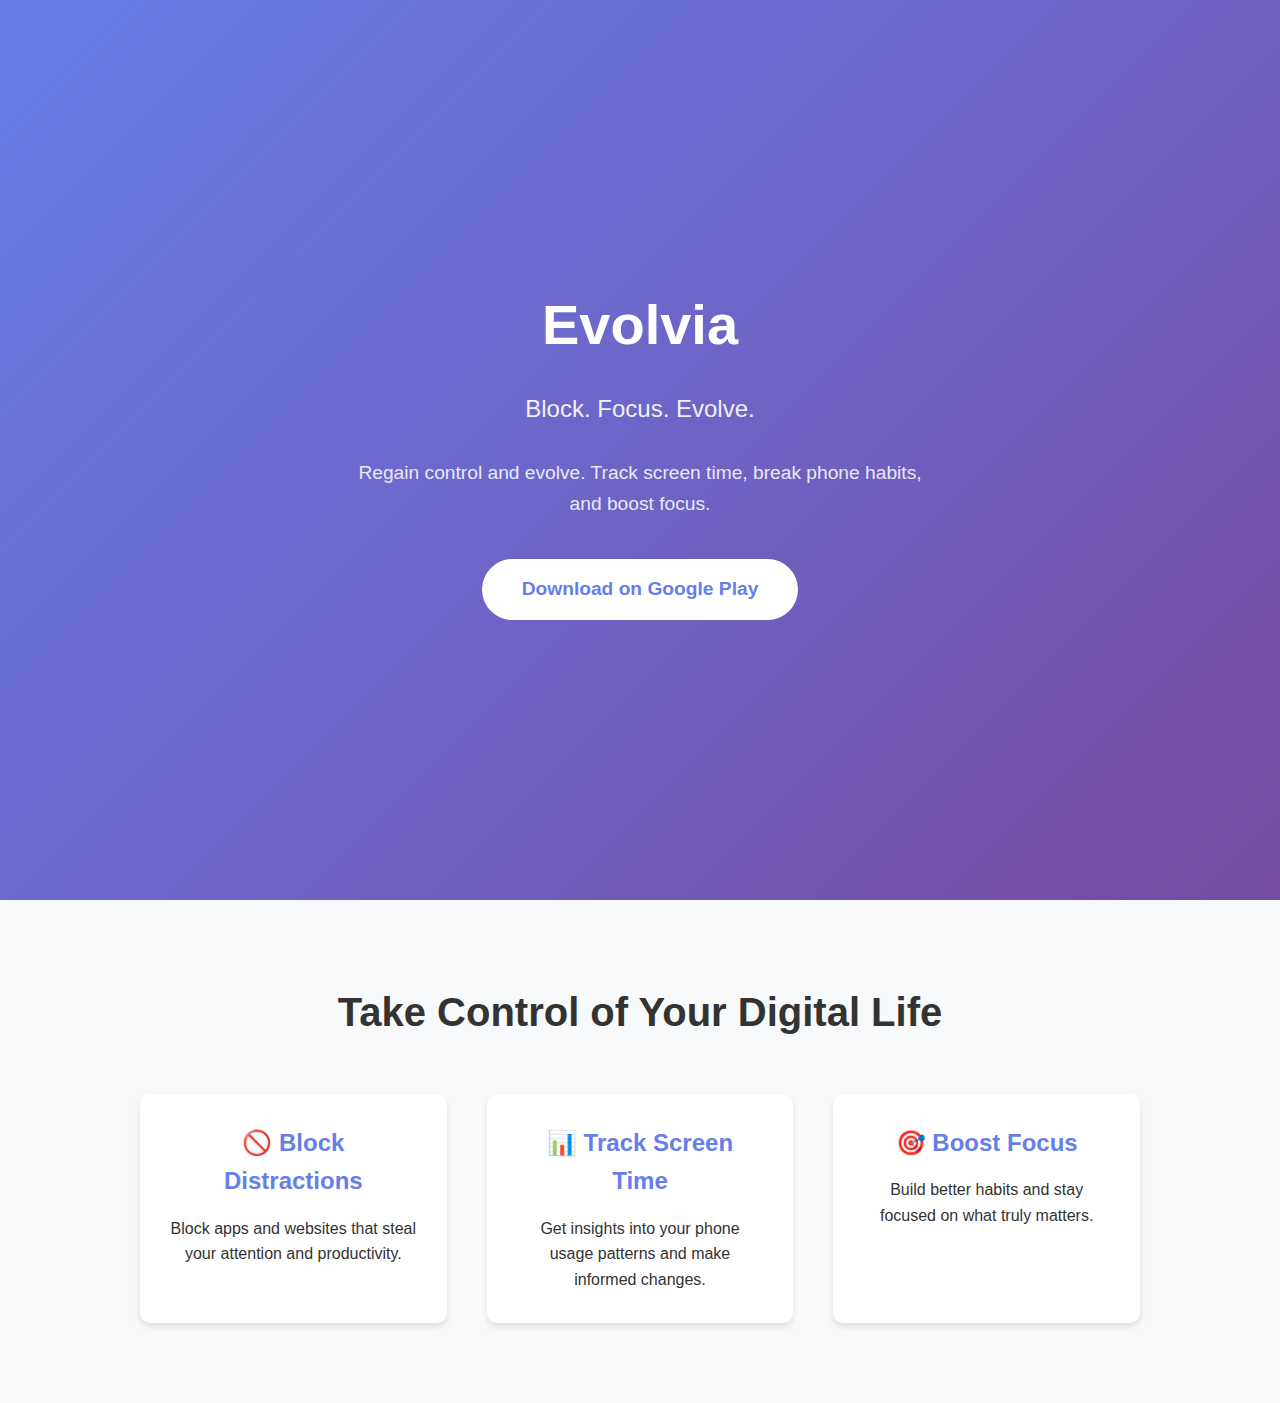
<file: Index.html>
<!DOCTYPE html>
<html lang="en">
<head>
    <meta charset="UTF-8">
    <meta name="viewport" content="width=device-width, initial-scale=1.0">
    <title>Evolvia - Block. Focus. Evolve</title>
    <style>
        * {
            margin: 0;
            padding: 0;
            box-sizing: border-box;
        }
        
        body {
            font-family: -apple-system, BlinkMacSystemFont, 'Segoe UI', Arial, sans-serif;
            line-height: 1.6;
            color: #333;
        }
        
        .hero {
            background: linear-gradient(135deg, #667eea 0%, #764ba2 100%);
            color: white;
            padding: 100px 20px;
            text-align: center;
            min-height: 100vh;
            display: flex;
            flex-direction: column;
            justify-content: center;
            align-items: center;
        }
        
        h1 {
            font-size: 3.5rem;
            margin-bottom: 20px;
            font-weight: 700;
        }
        
        .tagline {
            font-size: 1.5rem;
            margin-bottom: 30px;
            opacity: 0.9;
        }
        
        .description {
            font-size: 1.2rem;
            max-width: 600px;
            margin: 0 auto 40px;
            opacity: 0.85;
        }
        
        .cta-button {
            display: inline-block;
            background: white;
            color: #667eea;
            padding: 15px 40px;
            font-size: 1.2rem;
            font-weight: 600;
            text-decoration: none;
            border-radius: 50px;
            transition: transform 0.2s, box-shadow 0.2s;
        }
        
        .cta-button:hover {
            transform: translateY(-2px);
            box-shadow: 0 10px 30px rgba(0,0,0,0.2);
        }
        
        .features {
            padding: 80px 20px;
            background: #f8f9fa;
            text-align: center;
        }
        
        .features h2 {
            font-size: 2.5rem;
            margin-bottom: 50px;
            color: #333;
        }
        
        .feature-grid {
            display: grid;
            grid-template-columns: repeat(auto-fit, minmax(250px, 1fr));
            gap: 40px;
            max-width: 1000px;
            margin: 0 auto;
        }
        
        .feature {
            padding: 30px;
            background: white;
            border-radius: 10px;
            box-shadow: 0 4px 6px rgba(0,0,0,0.1);
        }
        
        .feature h3 {
            font-size: 1.5rem;
            margin-bottom: 15px;
            color: #667eea;
        }
        
        @media (max-width: 768px) {
            h1 {
                font-size: 2.5rem;
            }
            
            .tagline {
                font-size: 1.2rem;
            }
            
            .description {
                font-size: 1rem;
            }
        }
    </style>
</head>
<body>
    <section class="hero">
        <h1>Evolvia</h1>
        <p class="tagline">Block. Focus. Evolve.</p>
        <p class="description">
            Regain control and evolve. Track screen time, break phone habits, and boost focus.
        </p>
        <a href="#" class="cta-button">Download on Google Play</a>
    </section>
    
    <section class="features">
        <h2>Take Control of Your Digital Life</h2>
        <div class="feature-grid">
            <div class="feature">
                <h3>🚫 Block Distractions</h3>
                <p>Block apps and websites that steal your attention and productivity.</p>
            </div>
            <div class="feature">
                <h3>📊 Track Screen Time</h3>
                <p>Get insights into your phone usage patterns and make informed changes.</p>
            </div>
            <div class="feature">
                <h3>🎯 Boost Focus</h3>
                <p>Build better habits and stay focused on what truly matters.</p>
            </div>
        </div>
    </section>
</body>
</html>
</file>
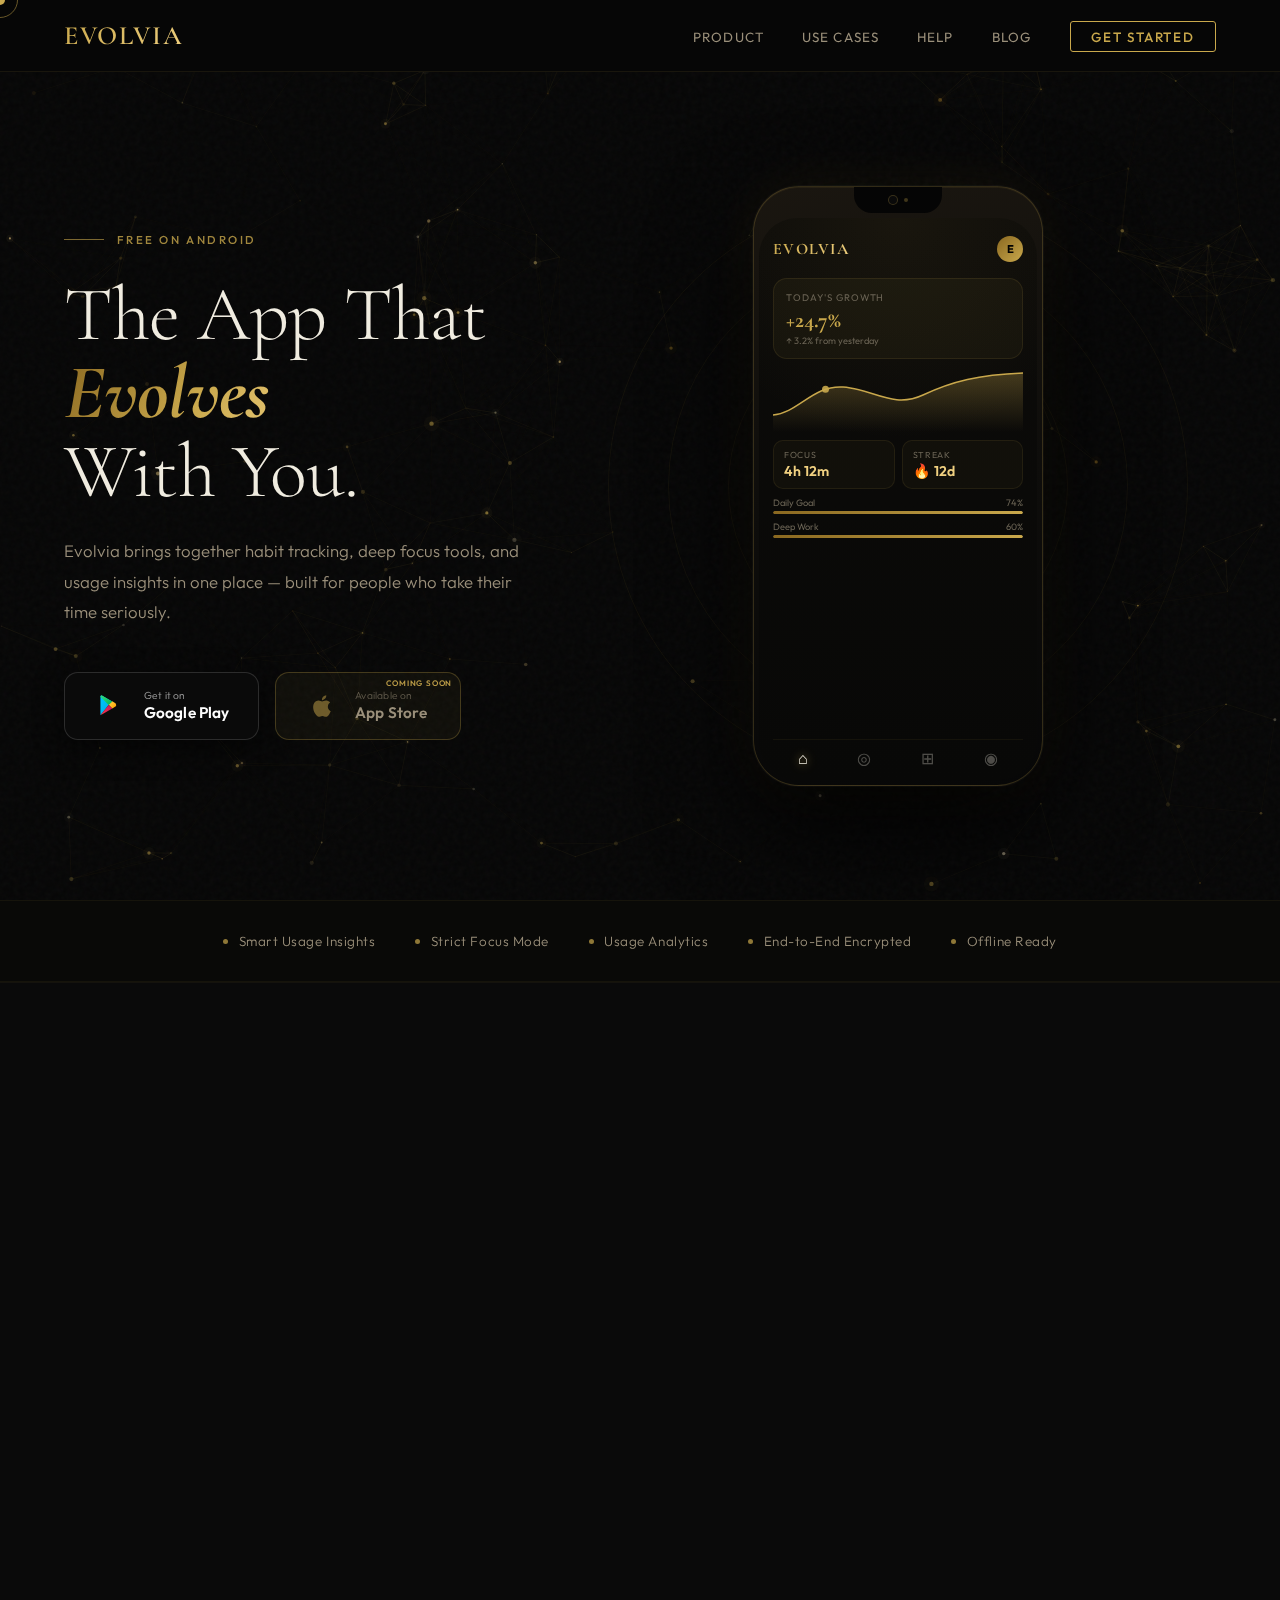
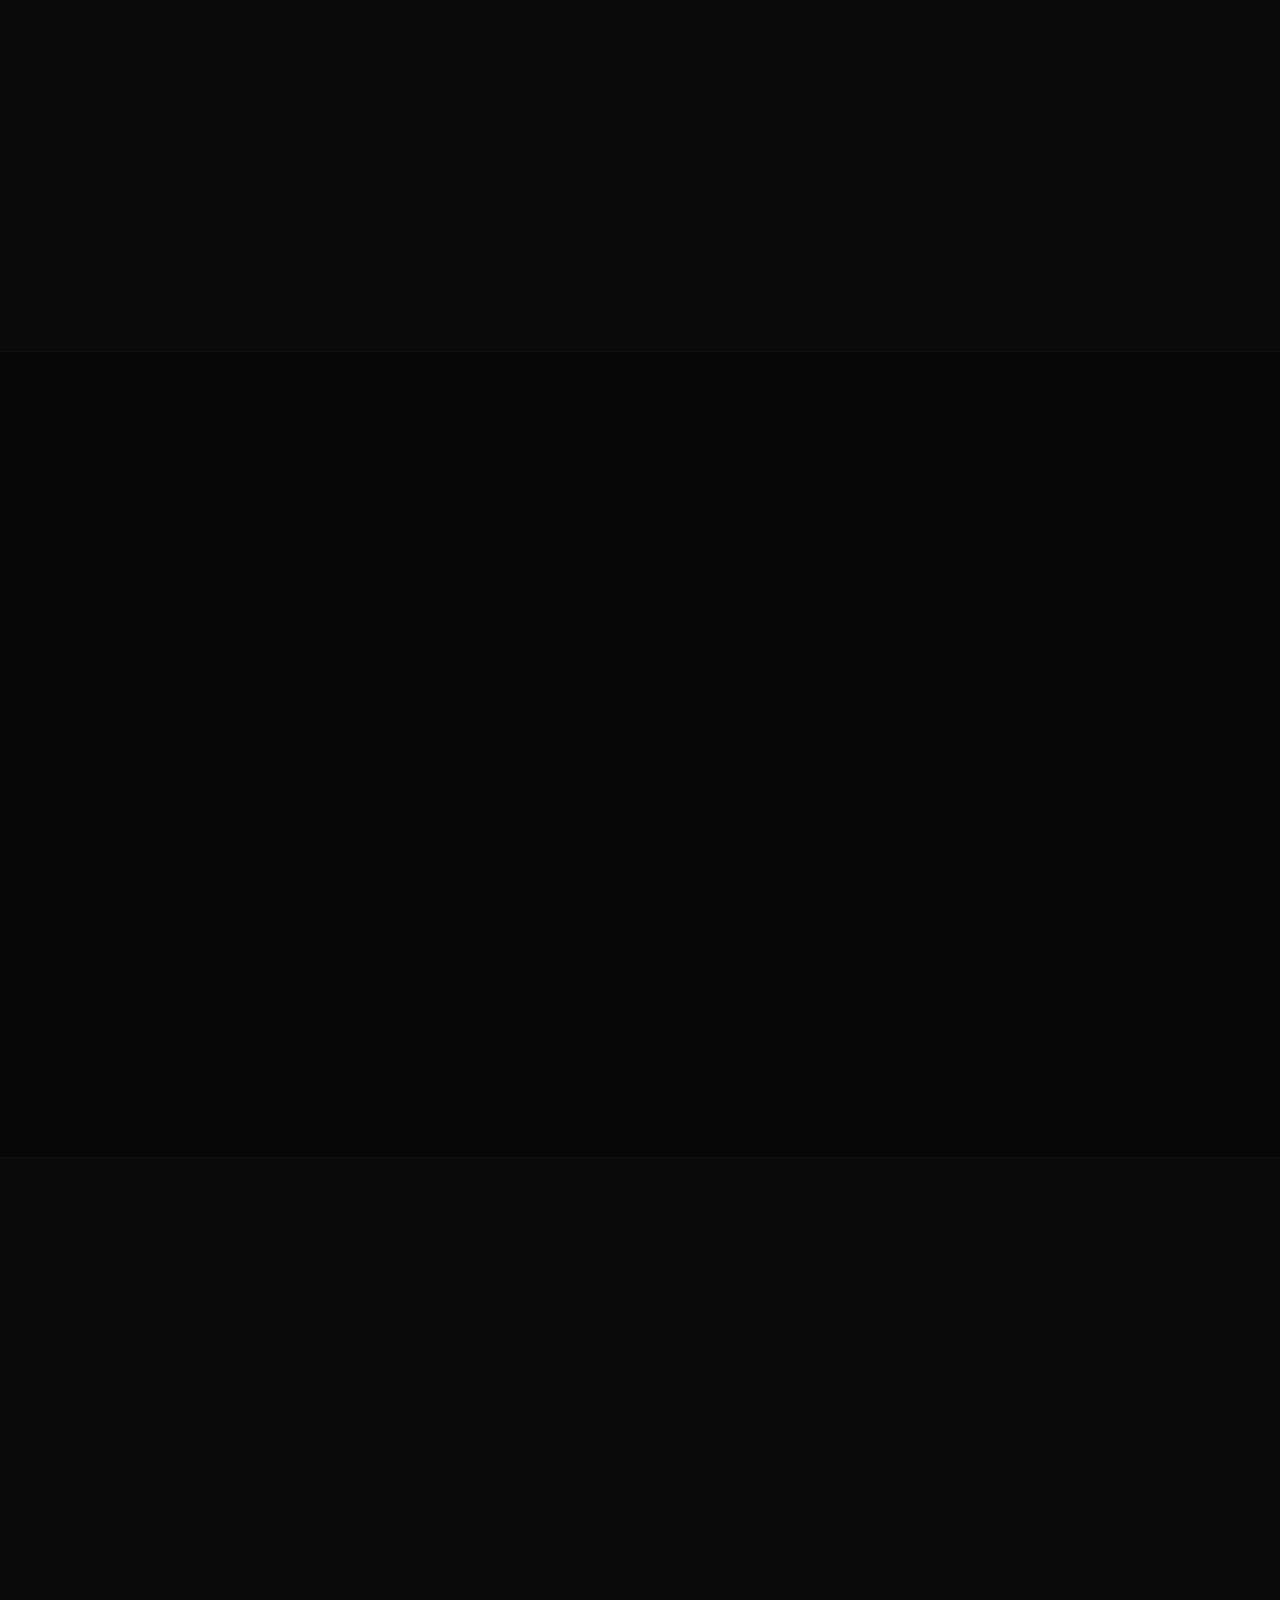
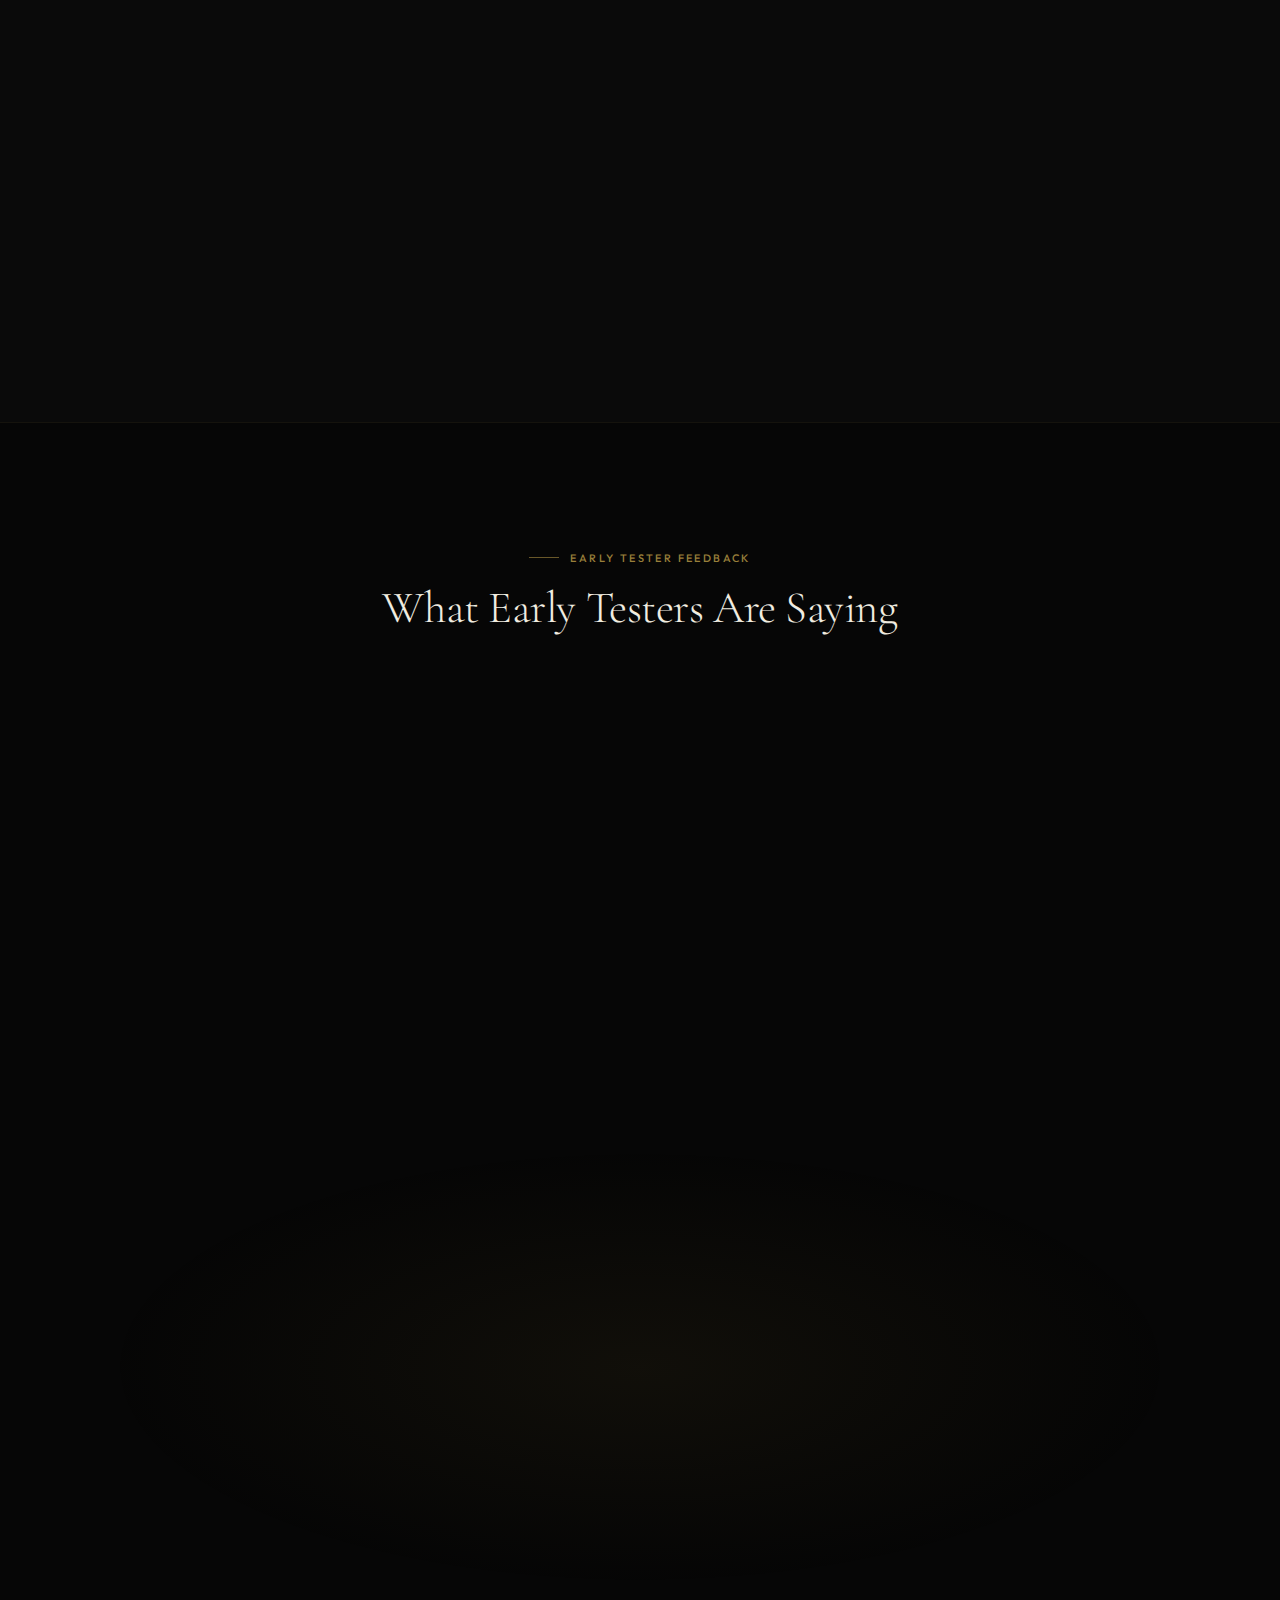
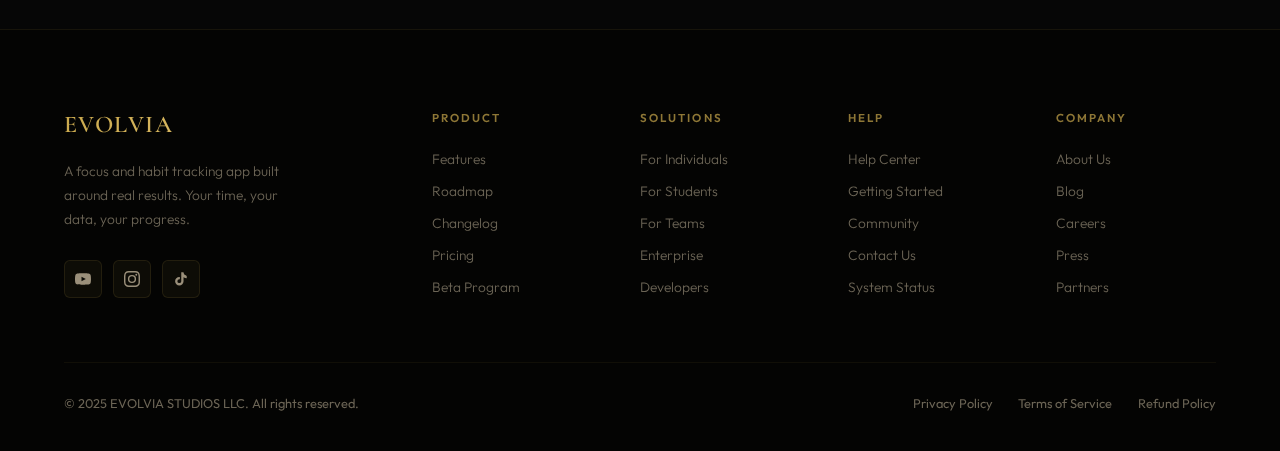
<file: index.html>
<!DOCTYPE html>
<html lang="en">
<head>
<meta charset="UTF-8">
<meta name="viewport" content="width=device-width, initial-scale=1.0">
<title>Evolvia – Evolve Your Experience</title>
<link rel="preconnect" href="https://fonts.googleapis.com">
<link href="https://fonts.googleapis.com/css2?family=Cormorant+Garamond:ital,wght@0,300;0,400;0,600;0,700;1,300;1,400&family=Outfit:wght@300;400;500;600;700&display=swap" rel="stylesheet">
<style>
:root{
  --bg:#060606;--bg2:#0a0a0a;--surface:#111;--surface2:#161616;
  --gold:#c9a84c;--gold2:#f0d080;--gold3:#8a6820;--goldx:#ffe090;
  --gold-glow:rgba(201,168,76,.15);--gold-line:rgba(201,168,76,.18);
  --text:#f0ece0;--muted:#6b6455;--muted2:#9a8f7a;
}
*,*::before,*::after{box-sizing:border-box;margin:0;padding:0}
html{scroll-behavior:smooth}
body{background:var(--bg);color:var(--text);font-family:'Outfit',sans-serif;overflow-x:hidden;cursor:none}

/* cursor */
#cur{position:fixed;width:10px;height:10px;border-radius:50%;background:var(--gold);pointer-events:none;z-index:9999;transform:translate(-50%,-50%);mix-blend-mode:screen}
#cur-ring{position:fixed;width:36px;height:36px;border-radius:50%;border:1px solid rgba(201,168,76,.5);pointer-events:none;z-index:9998;transform:translate(-50%,-50%);transition:width .2s,height .2s,border-color .2s}

#bg-canvas{position:fixed;inset:0;z-index:0;pointer-events:none}

body::after{content:'';position:fixed;inset:0;background-image:url("data:image/svg+xml,%3Csvg viewBox='0 0 200 200' xmlns='http://www.w3.org/2000/svg'%3E%3Cfilter id='n'%3E%3CfeTurbulence type='fractalNoise' baseFrequency='.85' numOctaves='4' stitchTiles='stitch'/%3E%3C/filter%3E%3Crect width='100%25' height='100%25' filter='url(%23n)' opacity='.03'/%3E%3C/svg%3E");z-index:1;pointer-events:none}

/* NAV */
nav{position:fixed;top:0;left:0;right:0;z-index:200;display:flex;align-items:center;justify-content:space-between;padding:0 5%;height:72px;background:rgba(6,6,6,.85);backdrop-filter:blur(24px);-webkit-backdrop-filter:blur(24px);border-bottom:1px solid rgba(201,168,76,.1)}
.nav-logo{font-family:'Cormorant Garamond',serif;font-weight:600;font-size:1.65rem;letter-spacing:.06em;background:linear-gradient(135deg,var(--gold),var(--gold2));-webkit-background-clip:text;-webkit-text-fill-color:transparent;background-clip:text;text-transform:uppercase}
.nav-links{display:flex;gap:2.4rem;list-style:none;align-items:center}
.nav-links a{color:var(--muted2);text-decoration:none;font-size:.84rem;font-weight:400;letter-spacing:.08em;text-transform:uppercase;transition:color .2s;position:relative}
.nav-links a::after{content:'';position:absolute;bottom:-4px;left:0;width:0;height:1px;background:var(--gold);transition:width .28s ease}
.nav-links a:hover{color:var(--gold2)}
.nav-links a:hover::after{width:100%}
.nav-cta{background:transparent!important;border:1px solid var(--gold)!important;color:var(--gold)!important;padding:.42rem 1.3rem;border-radius:3px;font-weight:500!important;letter-spacing:.12em!important;transition:all .25s!important}
.nav-cta::after{display:none!important}
.nav-cta:hover{background:var(--gold)!important;color:#000!important}

/* HERO */
#hero{position:relative;z-index:2;min-height:100vh;display:flex;align-items:center;padding:0 5%;padding-top:72px;gap:4rem}
.hero-left{flex:1;max-width:600px}
.hero-eyebrow{display:flex;align-items:center;gap:.8rem;margin-bottom:1.8rem;animation:fadeUp .7s ease both}
.ey-line{width:40px;height:1px;background:var(--gold);opacity:.6}
.ey-text{font-size:.72rem;font-weight:500;letter-spacing:.22em;text-transform:uppercase;color:var(--gold);opacity:.8}
.hero-title{font-family:'Cormorant Garamond',serif;font-weight:300;font-size:clamp(3.2rem,6vw,5.8rem);line-height:1.02;letter-spacing:-.01em;margin-bottom:1.6rem;animation:fadeUp .7s .1s ease both}
.hero-title strong{font-weight:700;font-style:italic;background:linear-gradient(120deg,var(--gold3) 0%,var(--gold) 35%,var(--gold2) 65%,var(--gold) 100%);-webkit-background-clip:text;-webkit-text-fill-color:transparent;background-clip:text;background-size:200%;animation:shimmer 4s linear infinite}
@keyframes shimmer{0%{background-position:0%}100%{background-position:200%}}
.hero-sub{font-size:1.05rem;line-height:1.8;color:var(--muted2);max-width:460px;margin-bottom:2.8rem;font-weight:300;animation:fadeUp .7s .2s ease both}
.store-btns{display:flex;gap:1rem;flex-wrap:wrap;animation:fadeUp .7s .3s ease both}
.store-btn{display:flex;align-items:center;gap:1rem;padding:1rem 1.8rem;border-radius:14px;text-decoration:none;font-family:'Outfit',sans-serif;transition:transform .22s,box-shadow .22s,border-color .22s;min-width:186px}
.store-btn:hover{transform:translateY(-4px)}
.sbg{background:#0a0a0a;border:1.5px solid rgba(255,255,255,.14);color:#fff;box-shadow:0 8px 28px rgba(0,0,0,.55)}
.sbg:hover{border-color:rgba(255,255,255,.32);box-shadow:0 16px 48px rgba(0,0,0,.7)}
.sba{background:rgba(201,168,76,.05);border:1.5px solid rgba(201,168,76,.28);color:var(--muted2);position:relative}
.sba:hover{border-color:rgba(201,168,76,.55);background:rgba(201,168,76,.1)}
.cs-tag{position:absolute;top:5px;right:8px;font-size:.5rem;letter-spacing:.1em;text-transform:uppercase;color:var(--gold);font-weight:600;opacity:.9}
.btn-icon-wrap{width:34px;height:34px;flex-shrink:0;display:flex;align-items:center;justify-content:center}
.btn-text{display:flex;flex-direction:column;line-height:1.25}
.btn-text small{font-size:.64rem;opacity:.6;font-weight:300;letter-spacing:.02em}
.btn-text strong{font-size:.96rem;font-weight:600;letter-spacing:.01em}
.hero-stats{display:flex;gap:2.5rem;margin-top:3.5rem;padding-top:2.5rem;border-top:1px solid rgba(201,168,76,.1);animation:fadeUp .7s .4s ease both}
.stat-num{font-family:'Cormorant Garamond',serif;font-size:2rem;font-weight:700;color:var(--gold);line-height:1;margin-bottom:.2rem}
.stat-label{font-size:.72rem;color:var(--muted);letter-spacing:.08em;text-transform:uppercase}

/* HERO PHONE */
.hero-right{flex:0 0 auto;width:340px;display:flex;justify-content:center;align-items:center;position:relative;min-height:700px}
.ph-rings span{position:absolute;border-radius:50%;border:1px solid rgba(201,168,76,.06);top:50%;left:50%;transform:translate(-50%,-50%);pointer-events:none;animation:rpulse 5s ease-in-out infinite}
.ph-rings span:nth-child(1){width:340px;height:340px;animation-delay:0s}
.ph-rings span:nth-child(2){width:460px;height:460px;animation-delay:1.5s}
.ph-rings span:nth-child(3){width:580px;height:580px;animation-delay:3s}
@keyframes rpulse{0%,100%{opacity:.5;transform:translate(-50%,-50%) scale(1)}50%{opacity:.1;transform:translate(-50%,-50%) scale(1.03)}}
.ph-glow{position:absolute;top:50%;left:50%;transform:translate(-50%,-50%);width:300px;height:500px;border-radius:50%;background:radial-gradient(ellipse,rgba(201,168,76,.07) 0%,transparent 70%);pointer-events:none}
.phone-scene{position:relative;width:290px;height:600px;perspective:1000px;cursor:grab}
.phone-scene:active{cursor:grabbing}
.phone-wrap{width:100%;height:100%;transform-style:preserve-3d;transition:transform .1s ease-out;animation:floatPhone 7s ease-in-out infinite;will-change:transform}
@keyframes floatPhone{0%,100%{transform:translateY(0px) rotateY(-10deg) rotateX(3deg)}50%{transform:translateY(-20px) rotateY(-10deg) rotateX(3deg)}}
.phone-outer{width:100%;height:100%;background:linear-gradient(170deg,#1a1610 0%,#0e0d0b 50%,#070707 100%);border-radius:46px;border:1.5px solid rgba(201,168,76,.22);box-shadow:0 0 0 1px rgba(255,255,255,.03),0 40px 100px rgba(0,0,0,.8),0 0 60px rgba(201,168,76,.08),inset 0 1px 0 rgba(201,168,76,.08);position:relative;overflow:hidden;display:flex;flex-direction:column}
.phone-outer::before{content:'';position:absolute;right:-3px;top:120px;width:3px;height:55px;background:rgba(201,168,76,.3);border-radius:0 4px 4px 0}
.ph-notch{width:88px;height:26px;background:#050505;border-radius:0 0 18px 18px;margin:0 auto;flex-shrink:0;display:flex;align-items:center;justify-content:center;gap:6px;position:relative;z-index:5}
.nc{width:10px;height:10px;border-radius:50%;background:#0a0a0a;border:1.5px solid rgba(201,168,76,.25)}
.nm{width:4px;height:4px;border-radius:50%;background:rgba(201,168,76,.3)}
.ph-screen{flex:1;background:linear-gradient(180deg,#0c0b09 0%,#080807 100%);margin:5px;border-radius:38px;overflow:hidden;position:relative;display:flex;flex-direction:column;align-items:center;padding:18px 14px 12px}
.ph-screen::before{content:'';position:absolute;inset:0;background:radial-gradient(ellipse 80% 40% at 50% 0%,rgba(201,168,76,.07),transparent);pointer-events:none}
.psh{width:100%;display:flex;justify-content:space-between;align-items:center;margin-bottom:16px;z-index:1}
.psl{font-family:'Cormorant Garamond',serif;font-weight:700;font-size:1rem;background:linear-gradient(135deg,var(--gold),var(--gold2));-webkit-background-clip:text;-webkit-text-fill-color:transparent;background-clip:text;letter-spacing:.08em;text-transform:uppercase}
.psa{width:26px;height:26px;border-radius:50%;background:linear-gradient(135deg,var(--gold3),var(--gold));display:flex;align-items:center;justify-content:center;font-size:.7rem;color:#000;font-weight:700}
.psc{width:100%;background:rgba(201,168,76,.05);border:1px solid rgba(201,168,76,.12);border-radius:14px;padding:12px;margin-bottom:8px;z-index:1}
.psc-lbl{font-size:.6rem;color:var(--muted);text-transform:uppercase;letter-spacing:.1em;margin-bottom:3px}
.psc-val{font-family:'Cormorant Garamond',serif;font-size:1.4rem;font-weight:700;color:var(--gold)}
.psc-sub{font-size:.58rem;color:var(--muted);margin-top:2px}
.psg{width:100%;height:65px;position:relative;overflow:hidden;z-index:1;margin-bottom:8px}
.psg svg{width:100%;height:100%}
.psrow{width:100%;display:flex;gap:7px;margin-bottom:8px;z-index:1}
.psm{flex:1;background:rgba(201,168,76,.04);border:1px solid rgba(201,168,76,.1);border-radius:10px;padding:8px 10px}
.psm-lbl{font-size:.55rem;color:var(--muted);text-transform:uppercase;letter-spacing:.08em}
.psm-val{font-size:.88rem;font-weight:600;color:var(--gold2);margin-top:2px}
.psbar-row{width:100%;z-index:1}
.psbar-lbl{display:flex;justify-content:space-between;font-size:.58rem;color:var(--muted);margin-bottom:3px}
.psbar{height:3px;background:rgba(255,255,255,.05);border-radius:10px;overflow:hidden;margin-bottom:7px}
.psbar-fill{height:100%;border-radius:10px;background:linear-gradient(90deg,var(--gold3),var(--gold));animation:barAnim 3s ease-in-out infinite alternate}
@keyframes barAnim{0%{width:40%}100%{width:74%}}
.psbottom{width:100%;display:flex;justify-content:space-around;align-items:center;padding-top:8px;border-top:1px solid rgba(201,168,76,.07);margin-top:auto;z-index:1}
.psnav{font-size:1rem;opacity:.3}
.psnav.on{opacity:1;filter:drop-shadow(0 0 5px var(--gold))}

/* STRIP */
.features-strip{position:relative;z-index:2;background:rgba(10,10,8,.9);border-top:1px solid rgba(201,168,76,.07);border-bottom:1px solid rgba(201,168,76,.07);padding:2rem 5%;display:flex;gap:2.5rem;justify-content:center;flex-wrap:wrap;backdrop-filter:blur(12px)}
.fi{display:flex;align-items:center;gap:.65rem;color:var(--muted2);font-size:.84rem;font-weight:300;letter-spacing:.04em}
.fi-dot{width:5px;height:5px;border-radius:50%;background:var(--gold);opacity:.7;flex-shrink:0}

/* SECTIONS */
.section{position:relative;z-index:2;padding:8rem 5%}
.section-label{display:flex;align-items:center;gap:.7rem;margin-bottom:1.2rem}
.sl-line{width:30px;height:1px;background:var(--gold);opacity:.5}
.sl-text{font-size:.68rem;font-weight:500;letter-spacing:.22em;text-transform:uppercase;color:var(--gold);opacity:.75}
.section-title{font-family:'Cormorant Garamond',serif;font-weight:300;font-size:clamp(2.2rem,4vw,3.6rem);line-height:1.1;letter-spacing:-.01em;margin-bottom:1.2rem}
.section-title em{font-style:italic;color:var(--gold)}
.section-sub{font-size:1rem;color:var(--muted2);line-height:1.75;font-weight:300;max-width:540px}

/* FOCUS */
#focus{background:var(--bg2);border-top:1px solid rgba(201,168,76,.06);border-bottom:1px solid rgba(201,168,76,.06)}
.focus-inner{display:grid;grid-template-columns:1fr 1fr;gap:6rem;align-items:center}
.focus-phone-col{display:flex;justify-content:center;align-items:center;position:relative}
.fp-wrap{position:relative;width:260px;height:530px}
.fp-body{width:100%;height:100%;background:linear-gradient(170deg,#181410,#0e0c09,#080706);border-radius:44px;border:1.5px solid rgba(201,168,76,.2);box-shadow:0 30px 80px rgba(0,0,0,.7),0 0 50px rgba(201,168,76,.07);display:flex;flex-direction:column;align-items:center;justify-content:center;gap:1.5rem;position:relative;overflow:hidden}
.fp-body::before{content:'';position:absolute;inset:0;background:radial-gradient(ellipse 70% 50% at 50% 30%,rgba(201,168,76,.05),transparent);pointer-events:none}
.fp-notch{position:absolute;top:0;left:50%;transform:translateX(-50%);width:80px;height:24px;background:#050504;border-radius:0 0 16px 16px}
.ph-label{font-size:.65rem;letter-spacing:.2em;text-transform:uppercase;color:rgba(201,168,76,.3);font-weight:500;text-align:center;z-index:1}
.ph-icon{font-size:2.5rem;opacity:.15;z-index:1}
.ph-frame{width:160px;height:200px;border:1px dashed rgba(201,168,76,.2);border-radius:10px;display:flex;align-items:center;justify-content:center;flex-direction:column;gap:.6rem;z-index:1}
.fpc{position:absolute;width:16px;height:16px;border-color:rgba(201,168,76,.35);border-style:solid}
.fpc.tl{top:16px;left:16px;border-width:2px 0 0 2px}
.fpc.tr{top:16px;right:16px;border-width:2px 2px 0 0}
.fpc.bl{bottom:16px;left:16px;border-width:0 0 2px 2px}
.fpc.br{bottom:16px;right:16px;border-width:0 2px 2px 0}
.fp-glow{position:absolute;bottom:-60px;left:50%;transform:translateX(-50%);width:200px;height:200px;border-radius:50%;background:radial-gradient(ellipse,rgba(201,168,76,.1) 0%,transparent 70%);pointer-events:none}
.focus-features{margin-top:3rem;display:flex;flex-direction:column;gap:1.5rem}
.ff-item{display:flex;gap:1.2rem;align-items:flex-start;padding:1.4rem 1.6rem;background:rgba(201,168,76,.03);border:1px solid rgba(201,168,76,.08);border-radius:8px;transition:border-color .25s,background .25s}
.ff-item:hover{border-color:rgba(201,168,76,.18);background:rgba(201,168,76,.06)}
.ff-icon{width:42px;height:42px;border-radius:10px;flex-shrink:0;background:rgba(201,168,76,.1);border:1px solid rgba(201,168,76,.15);display:flex;align-items:center;justify-content:center;font-size:1.1rem}
.ff-title{font-weight:600;font-size:.95rem;margin-bottom:.3rem;color:var(--text)}
.ff-desc{font-size:.84rem;color:var(--muted2);line-height:1.65;font-weight:300}

/* INSIGHTS */
#insights{background:var(--bg)}
.insights-inner{display:grid;grid-template-columns:1fr 1fr;gap:5rem;align-items:center}
.insights-cards{display:flex;flex-direction:column;gap:1.2rem}
.ic{background:var(--surface);border:1px solid rgba(201,168,76,.09);border-radius:12px;padding:1.6rem 1.8rem;position:relative;overflow:hidden;transition:transform .2s,border-color .25s}
.ic::before{content:'';position:absolute;top:0;left:0;width:3px;height:100%;background:linear-gradient(180deg,var(--gold3),var(--gold))}
.ic:hover{transform:translateX(4px);border-color:rgba(201,168,76,.2)}
.ic-hdr{display:flex;justify-content:space-between;align-items:flex-start;margin-bottom:.7rem}
.ic-title{font-weight:500;font-size:.92rem}
.ic-badge{font-size:.6rem;font-weight:600;letter-spacing:.1em;text-transform:uppercase;padding:2px 8px;border-radius:20px;background:rgba(201,168,76,.12);color:var(--gold);border:1px solid rgba(201,168,76,.2)}
.ic-val{font-family:'Cormorant Garamond',serif;font-size:2.4rem;font-weight:700;color:var(--gold);line-height:1;margin-bottom:.4rem}
.ic-sub{font-size:.78rem;color:var(--muted)}
.ic-bar-w{margin-top:1rem}
.ic-bar{height:3px;background:rgba(255,255,255,.05);border-radius:10px;overflow:hidden}
.ic-bar-f{height:100%;border-radius:10px;background:linear-gradient(90deg,var(--gold3),var(--gold2))}
.insights-list{margin-top:2.5rem;display:flex;flex-direction:column;gap:1.8rem}
.il{display:flex;gap:1rem;align-items:flex-start}
.il-num{font-family:'Cormorant Garamond',serif;font-size:1.6rem;font-weight:700;color:rgba(201,168,76,.25);line-height:1;flex-shrink:0;width:2rem}
.il-title{font-weight:500;font-size:.93rem;margin-bottom:.3rem}
.il-desc{font-size:.83rem;color:var(--muted2);line-height:1.65;font-weight:300}

/* HOW */
#how{background:var(--bg2);border-top:1px solid rgba(201,168,76,.06);border-bottom:1px solid rgba(201,168,76,.06)}
.how-hdr{text-align:center;max-width:560px;margin:0 auto 4.5rem}
.how-hdr .section-label{justify-content:center}
.how-hdr .section-sub{margin:0 auto;text-align:center}
.steps-grid{display:grid;grid-template-columns:repeat(3,1fr);gap:2rem}
.step-card{background:rgba(201,168,76,.03);border:1px solid rgba(201,168,76,.09);border-radius:12px;padding:2.2rem 2rem;position:relative;overflow:hidden;transition:border-color .3s,transform .3s}
.step-card:hover{border-color:rgba(201,168,76,.22);transform:translateY(-6px)}
.step-card::after{content:'';position:absolute;bottom:0;left:0;right:0;height:1px;background:linear-gradient(90deg,transparent,var(--gold),transparent);opacity:0;transition:opacity .3s}
.step-card:hover::after{opacity:.4}
.step-num{font-family:'Cormorant Garamond',serif;font-size:4rem;font-weight:700;color:rgba(201,168,76,.08);line-height:1;margin-bottom:1.2rem}
.step-icon{font-size:1.8rem;margin-bottom:1rem}
.step-title{font-weight:600;font-size:1rem;margin-bottom:.6rem}
.step-desc{font-size:.84rem;color:var(--muted2);line-height:1.7;font-weight:300}

/* PROOF */
#proof{background:var(--bg)}
.proof-grid{display:grid;grid-template-columns:repeat(3,1fr);gap:1.5rem;margin-top:4rem}
.proof-card{background:var(--surface);border:1px solid rgba(201,168,76,.08);border-radius:12px;padding:2rem;transition:border-color .25s,transform .25s}
.proof-card:hover{border-color:rgba(201,168,76,.2);transform:translateY(-4px)}
.proof-stars{color:var(--gold);font-size:.85rem;margin-bottom:1rem;letter-spacing:.1em}
.proof-text{font-size:.88rem;color:var(--muted2);line-height:1.75;font-weight:300;margin-bottom:1.4rem;font-style:italic}
.proof-author{display:flex;align-items:center;gap:.7rem}
.proof-av{width:34px;height:34px;border-radius:50%;background:linear-gradient(135deg,var(--gold3),var(--gold));display:flex;align-items:center;justify-content:center;font-size:.8rem;font-weight:700;color:#000}
.proof-name{font-size:.82rem;font-weight:600}
.proof-role{font-size:.72rem;color:var(--muted)}

/* CTA */
#cta{position:relative;z-index:2;padding:7rem 5%;text-align:center;overflow:hidden}
#cta::before{content:'';position:absolute;inset:0;background:radial-gradient(ellipse 60% 60% at 50% 50%,rgba(201,168,76,.06) 0%,transparent 70%);pointer-events:none}
.cta-title{font-family:'Cormorant Garamond',serif;font-weight:300;font-size:clamp(2.4rem,5vw,4.5rem);line-height:1.08;margin-bottom:1.6rem}
.cta-title em{font-style:italic;color:var(--gold)}
.cta-sub{font-size:1rem;color:var(--muted2);margin-bottom:3rem;font-weight:300;max-width:440px;margin-left:auto;margin-right:auto}
.cta-btns{display:flex;gap:1rem;justify-content:center;flex-wrap:wrap}
.cta-p{display:flex;align-items:center;gap:.7rem;padding:.9rem 2.2rem;border-radius:4px;background:linear-gradient(135deg,var(--gold3),var(--gold));color:#000;font-weight:600;font-size:.9rem;text-decoration:none;letter-spacing:.06em;transition:box-shadow .2s,transform .2s}
.cta-p:hover{transform:translateY(-3px);box-shadow:0 12px 40px rgba(201,168,76,.35)}
.cta-s{display:flex;align-items:center;gap:.7rem;padding:.9rem 2.2rem;border-radius:4px;border:1px solid rgba(201,168,76,.3);color:var(--gold);font-weight:500;font-size:.9rem;text-decoration:none;letter-spacing:.06em;transition:background .2s,border-color .2s}
.cta-s:hover{background:rgba(201,168,76,.07);border-color:rgba(201,168,76,.5)}

/* FOOTER */
footer{position:relative;z-index:2;background:rgba(4,4,3,.98);border-top:1px solid rgba(201,168,76,.1);padding:5rem 5% 2.5rem}
.footer-grid{display:grid;grid-template-columns:2fr 1fr 1fr 1fr 1fr;gap:3rem;margin-bottom:4rem}
.fb .nav-logo{display:block;margin-bottom:1.2rem;font-size:1.5rem}
.fb p{color:var(--muted);font-size:.86rem;line-height:1.75;max-width:230px;margin-bottom:1.8rem;font-weight:300}
.social-links{display:flex;gap:.7rem}
.sl{width:38px;height:38px;border-radius:6px;background:rgba(201,168,76,.05);border:1px solid rgba(201,168,76,.12);display:flex;align-items:center;justify-content:center;text-decoration:none;color:var(--muted2);transition:all .2s}
.sl:hover{background:rgba(201,168,76,.12);border-color:rgba(201,168,76,.3);color:var(--gold);transform:translateY(-2px)}
.fc h4{font-family:'Outfit',sans-serif;font-weight:600;font-size:.72rem;letter-spacing:.18em;text-transform:uppercase;color:var(--gold);opacity:.7;margin-bottom:1.4rem}
.fc ul{list-style:none;display:flex;flex-direction:column;gap:.75rem}
.fc a{color:var(--muted);text-decoration:none;font-size:.86rem;font-weight:300;transition:color .2s}
.fc a:hover{color:var(--gold2)}
.footer-bottom{border-top:1px solid rgba(201,168,76,.07);padding-top:2rem;display:flex;justify-content:space-between;align-items:center;flex-wrap:wrap;gap:1rem;color:var(--muted);font-size:.8rem}
.footer-bottom a{color:var(--muted);text-decoration:none;transition:color .2s}
.footer-bottom a:hover{color:var(--gold)}

@keyframes fadeUp{from{opacity:0;transform:translateY(28px)}to{opacity:1;transform:translateY(0)}}
.reveal{opacity:0;transform:translateY(32px);transition:opacity .7s ease,transform .7s ease}
.reveal.visible{opacity:1;transform:translateY(0)}

@media(max-width:960px){
  #hero{flex-direction:column;padding-top:100px;gap:2.5rem}
  .hero-right{width:100%;min-height:500px}
  .focus-inner,.insights-inner{grid-template-columns:1fr}
  .steps-grid,.proof-grid{grid-template-columns:1fr}
  .footer-grid{grid-template-columns:1fr 1fr}
  .nav-links{display:none}
  .hero-stats{gap:1.5rem}
}
</style>
</head>
<body>

<div id="cur"></div>
<div id="cur-ring"></div>
<canvas id="bg-canvas"></canvas>

<!-- NAV -->
<nav>
  <div class="nav-logo">Evolvia</div>
  <ul class="nav-links">
    <li><a href="ProductAndroid.html">Product</a></li>
    <li><a href="Use.html">Use Cases</a></li>
    <li><a href="help.html">Help</a></li>
    <li><a href="Blogheader.html">Blog</a></li>
    <li><a href="#cta" class="nav-cta">Get Started</a></li>
  </ul>
</nav>

<!-- HERO -->
<section id="hero">
  <div class="hero-left">
    <div class="hero-eyebrow"><span class="ey-line"></span><span class="ey-text">Free on Android</span></div>
    <h1 class="hero-title">The App That<br><strong>Evolves</strong><br>With You.</h1>
    <p class="hero-sub">Evolvia brings together habit tracking, deep focus tools, and usage insights in one place — built for people who take their time seriously.</p>
    <div class="store-btns">
      <a href="https://play.google.com/store" target="_blank" class="store-btn sbg">
        <span class="btn-icon-wrap"><svg width="26" height="26" viewBox="0 0 512 512" xmlns="http://www.w3.org/2000/svg">
  <defs>
    <linearGradient id="gp1" x1="0%" y1="0%" x2="100%" y2="100%">
      <stop offset="0%" stop-color="#00C6FF"/>
      <stop offset="100%" stop-color="#00A8E0"/>
    </linearGradient>
    <linearGradient id="gp2" x1="0%" y1="0%" x2="100%" y2="100%">
      <stop offset="0%" stop-color="#FFD945"/>
      <stop offset="100%" stop-color="#FF9A00"/>
    </linearGradient>
    <linearGradient id="gp3" x1="0%" y1="100%" x2="100%" y2="0%">
      <stop offset="0%" stop-color="#FF3A44"/>
      <stop offset="100%" stop-color="#C31162"/>
    </linearGradient>
    <linearGradient id="gp4" x1="0%" y1="0%" x2="100%" y2="100%">
      <stop offset="0%" stop-color="#32DF7E"/>
      <stop offset="100%" stop-color="#00B057"/>
    </linearGradient>
  </defs>
  <path d="M48 436.8V75.2C48 56.5 68.2 44.5 84.5 54L280 166.5 209.8 236.7 48 436.8z" fill="url(#gp1)"/>
  <path d="M344 200.3l-64-36.8-70.2 70.2 70.2 70.2 64.8-37.3c18.3-10.5 18.3-37.6-.8-66.3z" fill="url(#gp2)"/>
  <path d="M48 436.8l161.8-200.1L280 307l-195.5 112.8C68.2 429.3 48 429.3 48 436.8z" fill="url(#gp3)"/>
  <path d="M48 75.2l161.8 161.5L280 166.5 84.5 54C68.2 44.5 48 56.5 48 75.2z" fill="url(#gp4)"/>
</svg></span>
        <span class="btn-text"><small>Get it on</small><strong>Google Play</strong></span>
      </a>
      <a href="#" class="store-btn sba">
        <span class="cs-tag">Coming Soon</span>
        <span class="btn-icon-wrap"><svg width="26" height="26" viewBox="0 0 24 24" fill="currentColor" style="color:rgba(201,168,76,.5)"><path d="M18.71 19.5c-.83 1.24-1.71 2.45-3.05 2.47-1.34.03-1.77-.79-3.29-.79-1.53 0-2 .77-3.27.82-1.31.05-2.3-1.32-3.14-2.53C4.25 17 2.94 12.45 4.7 9.39c.87-1.52 2.43-2.48 4.12-2.51 1.28-.02 2.5.87 3.29.87.78 0 2.26-1.07 3.8-.91.65.03 2.47.26 3.64 1.98-.09.06-2.17 1.28-2.15 3.81.03 3.02 2.65 4.03 2.68 4.04-.03.07-.42 1.44-1.38 2.83M13 3.5c.73-.83 1.94-1.46 2.94-1.5.13 1.17-.34 2.35-1.04 3.19-.69.85-1.83 1.51-2.95 1.42-.15-1.15.41-2.35 1.05-3.11z"/></svg></span>
        <span class="btn-text"><small>Available on</small><strong>App Store</strong></span>
      </a>
    </div>
  </div>

  <div class="hero-right">
    <div class="ph-rings"><span></span><span></span><span></span></div>
    <div class="ph-glow"></div>
    <div class="phone-scene" id="phoneScene">
      <div class="phone-wrap" id="phoneWrap">
        <div class="phone-outer">
          <div class="ph-notch"><div class="nc"></div><div class="nm"></div></div>
          <div class="ph-screen">
            <div class="psh"><span class="psl">Evolvia</span><div class="psa">E</div></div>
            <div class="psc">
              <div class="psc-lbl">Today's Growth</div>
              <div class="psc-val">+24.7%</div>
              <div class="psc-sub">↑ 3.2% from yesterday</div>
            </div>
            <div class="psg">
              <svg viewBox="0 0 250 65" preserveAspectRatio="none">
                <defs>
                  <linearGradient id="gg" x1="0" y1="0" x2="0" y2="1">
                    <stop offset="0%" stop-color="#c9a84c" stop-opacity=".3"/>
                    <stop offset="100%" stop-color="#c9a84c" stop-opacity="0"/>
                  </linearGradient>
                </defs>
                <path d="M0,48 C25,46 40,18 70,20 C100,22 120,42 150,28 C180,14 205,8 250,6" stroke="#c9a84c" stroke-width="1.5" fill="none"/>
                <path d="M0,48 C25,46 40,18 70,20 C100,22 120,42 150,28 C180,14 205,8 250,6 L250,65 L0,65 Z" fill="url(#gg)"/>
                <circle r="3.5" fill="#c9a84c" opacity=".9"><animateMotion dur="4s" repeatCount="indefinite"><mpath href="#gpath"/></animateMotion></circle>
                <path id="gpath" d="M0,48 C25,46 40,18 70,20 C100,22 120,42 150,28 C180,14 205,8 250,6" fill="none"/>
              </svg>
            </div>
            <div class="psrow">
              <div class="psm"><div class="psm-lbl">Focus</div><div class="psm-val">4h 12m</div></div>
              <div class="psm"><div class="psm-lbl">Streak</div><div class="psm-val">🔥 12d</div></div>
            </div>
            <div class="psbar-row">
              <div class="psbar-lbl"><span>Daily Goal</span><span>74%</span></div>
              <div class="psbar"><div class="psbar-fill"></div></div>
              <div class="psbar-lbl"><span>Deep Work</span><span>60%</span></div>
              <div class="psbar"><div class="psbar-fill" style="animation-delay:.5s"></div></div>
            </div>
            <div class="psbottom">
              <span class="psnav on">⌂</span>
              <span class="psnav">◎</span>
              <span class="psnav">⊞</span>
              <span class="psnav">◉</span>
            </div>
          </div>
        </div>
      </div>
    </div>
  </div>
</section>

<!-- STRIP -->
<div class="features-strip">
  <div class="fi"><span class="fi-dot"></span>Smart Usage Insights</div>
  <div class="fi"><span class="fi-dot"></span>Strict Focus Mode</div>
  <div class="fi"><span class="fi-dot"></span>Usage Analytics</div>
  <div class="fi"><span class="fi-dot"></span>End-to-End Encrypted</div>
  <div class="fi"><span class="fi-dot"></span>Offline Ready</div>
</div>

<!-- FOCUS -->
<section class="section" id="focus">
  <div class="focus-inner">
    <div class="focus-phone-col reveal">
      <div class="fp-wrap">
        <div class="fp-body">
          <div class="fp-notch"></div>
          <div class="fpc tl"></div><div class="fpc tr"></div>
          <div class="fpc bl"></div><div class="fpc br"></div>
          <div class="ph-frame">
            <span class="ph-icon">📱</span>
            <span class="ph-label">Screenshot<br>Coming Soon</span>
          </div>
        </div>
        <div class="fp-glow"></div>
      </div>
    </div>
    <div class="reveal" style="transition-delay:.15s">
      <div class="section-label"><span class="sl-line"></span><span class="sl-text">Focus & Discipline</span></div>
      <h2 class="section-title">Take Control of<br><em>Your Focus.</em></h2>
      <p class="section-sub">Evolvia gives you real tools to protect your time. Locked Mode and Strict Mode aren’t suggestions — they’re hard stops that keep you on task when it matters most.</p>
      <div class="focus-features">
        <div class="ff-item">
          <div class="ff-icon">🔒</div>
          <div><div class="ff-title">Strict Mode</div><div class="ff-desc">Set a session, choose what gets blocked, and commit. No override, no shortcuts. Strict Mode holds the line while you do the work.</div></div>
        </div>
        <div class="ff-item">
          <div class="ff-icon">🔐</div>
          <div><div class="ff-title">Locked Mode</div><div class="ff-desc">Go further — Locked Mode seals off your entire device except for what you allow. Built for deep work, study blocks, or any time you need zero distractions.</div></div>
        </div>
        <div class="ff-item">
          <div class="ff-icon">🔥</div>
          <div><div class="ff-title">Streak System</div><div class="ff-desc">Build momentum day by day. Streaks track your consistency and show you exactly how far you’ve come — no sugarcoating.</div></div>
        </div>
      </div>
    </div>
  </div>
</section>

<!-- INSIGHTS -->
<section class="section" id="insights">
  <div class="insights-inner">
    <div class="reveal">
      <div class="section-label"><span class="sl-line"></span><span class="sl-text">Usage Intelligence</span></div>
      <h2 class="section-title">See Where Your<br><em>Time Actually Goes.</em></h2>
      <p class="section-sub">Most people have no idea how their screen time actually breaks down. Evolvia shows you — hour by hour, app by app — so you can make clear decisions about where your attention goes.</p>
      <div class="insights-list">
        <div class="il"><span class="il-num">01</span><div><div class="il-title">App Usage Breakdown</div><div class="il-desc">Every app gets logged and sorted — productivity, social, entertainment. Updated throughout the day so nothing slips through.</div></div></div>
        <div class="il"><span class="il-num">02</span><div><div class="il-title">Weekly & Monthly Reports</div><div class="il-desc">See how your habits shift over time. Spot your peak focus windows, notice where you’re slipping, and track real progress week to week.</div></div></div>
        <div class="il"><span class="il-num">03</span><div><div class="il-title">Tailored Suggestions</div><div class="il-desc">Based on your own usage data, Evolvia’s algorithms surface adjustments that actually fit your routine — not recycled generic advice.</div></div></div>
      </div>
    </div>
    <div class="insights-cards reveal" style="transition-delay:.15s">
      <div class="ic">
        <div class="ic-hdr"><div class="ic-title">Productive Hours Today</div><span class="ic-badge">Live</span></div>
        <div class="ic-val">6h 34m</div>
        <div class="ic-sub">↑ 18% above your weekly average</div>
        <div class="ic-bar-w"><div class="ic-bar"><div class="ic-bar-f" style="width:72%"></div></div></div>
      </div>
      <div class="ic">
        <div class="ic-hdr"><div class="ic-title">Focus Score</div><span class="ic-badge">Weekly</span></div>
        <div class="ic-val">87</div>
        <div class="ic-sub">Top 12% of all Evolvia users</div>
        <div class="ic-bar-w"><div class="ic-bar"><div class="ic-bar-f" style="width:87%;animation-delay:.4s"></div></div></div>
      </div>
      <div class="ic">
        <div class="ic-hdr"><div class="ic-title">Screen Time Reduced</div><span class="ic-badge">This Month</span></div>
        <div class="ic-val">−2.3h</div>
        <div class="ic-sub">Compared to last month's average</div>
        <div class="ic-bar-w"><div class="ic-bar"><div class="ic-bar-f" style="width:55%;animation-delay:.8s"></div></div></div>
      </div>
    </div>
  </div>
</section>

<!-- HOW -->
<section class="section" id="how">
  <div class="how-hdr reveal">
    <div class="section-label"><span class="sl-line"></span><span class="sl-text">How It Works</span></div>
    <h2 class="section-title" style="font-size:clamp(2rem,3.5vw,3.2rem)">Simple to Start,<br><em>Built to Last.</em></h2>
    <p class="section-sub">Getting started takes a few minutes. The results take shape over days and weeks — and Evolvia tracks all of it.</p>
  </div>
  <div class="steps-grid">
    <div class="step-card reveal" style="transition-delay:0s"><div class="step-num">01</div><div class="step-icon">⚡</div><div class="step-title">Set Your Goals</div><div class="step-desc">Tell Evolvia what matters — your focus schedule, daily targets, and which apps belong in your day. Quick to set up, stays out of your way after that.</div></div>
    <div class="step-card reveal" style="transition-delay:.12s"><div class="step-num">02</div><div class="step-icon">⚙️</div><div class="step-title">Let It Run</div><div class="step-desc">Evolvia’s algorithms track your habits in the background — logging what you use, when you focus, and where you drift. No manual input needed.</div></div>
    <div class="step-card reveal" style="transition-delay:.24s"><div class="step-num">03</div><div class="step-icon">📈</div><div class="step-title">Track Your Progress</div><div class="step-desc">Check in whenever you want. Your stats, streaks, and trends are all laid out clearly — honest data, no noise.</div></div>
  </div>
</section>

<!-- PROOF -->
<section class="section" id="proof">
  <div style="text-align:center;max-width:560px;margin:0 auto 1rem">
    <div class="section-label" style="justify-content:center"><span class="sl-line"></span><span class="sl-text">Early Tester Feedback</span></div>
    <h2 class="section-title" style="font-size:clamp(1.9rem,3.5vw,3rem)">What Early Testers Are Saying</h2>
  </div>
  <div class="proof-grid">
    <div class="proof-card reveal"><div class="proof-stars">★★★★★</div><div class="proof-text">"I didn't expect an app to actually shift how I use my phone. Two weeks in and my screen time dropped by almost half. The Strict Mode is no joke — once you’re in, you’re in."</div><div class="proof-author"><div class="proof-av">J</div><div><div class="proof-name">Jordan M.</div><div class="proof-role">Beta Tester — UX Designer</div></div></div></div>
    <div class="proof-card reveal" style="transition-delay:.1s"><div class="proof-stars">★★★★★</div><div class="proof-text">"Seeing the breakdown of my screen time laid out clearly — which apps, how long, every single day — made it impossible to keep ignoring. I changed habits I’d been putting off for months."</div><div class="proof-author"><div class="proof-av">A</div><div><div class="proof-name">Aisha K.</div><div class="proof-role">Beta Tester — Small Business Owner</div></div></div></div>
    <div class="proof-card reveal" style="transition-delay:.2s"><div class="proof-stars">★★★★★</div><div class="proof-text">"Locked Mode is the feature I didn't know I needed. Used it for a 4-hour study block and it was the most focused I’d been in months. The streak counter keeps pulling me back every day."</div><div class="proof-author"><div class="proof-av">R</div><div><div class="proof-name">Ryan T.</div><div class="proof-role">Beta Tester — Software Engineer</div></div></div></div>
  </div>
</section>

<!-- CTA -->
<section id="cta">
  <h2 class="cta-title reveal">Download Evolvia<br><em>Today.</em></h2>
  <p class="cta-sub reveal" style="transition-delay:.1s">Available now on Android. iOS coming soon. No subscriptions to start — just download and go.</p>
  <div class="cta-btns reveal" style="transition-delay:.2s">
    <a href="https://play.google.com/store" target="_blank" class="cta-p"><svg width="20" height="20" viewBox="0 0 512 512" xmlns="http://www.w3.org/2000/svg" style="flex-shrink:0">
  <defs>
    <linearGradient id="gps1" x1="0%" y1="0%" x2="100%" y2="100%"><stop offset="0%" stop-color="#00C6FF"/><stop offset="100%" stop-color="#00A8E0"/></linearGradient>
    <linearGradient id="gps2" x1="0%" y1="0%" x2="100%" y2="100%"><stop offset="0%" stop-color="#FFD945"/><stop offset="100%" stop-color="#FF9A00"/></linearGradient>
    <linearGradient id="gps3" x1="0%" y1="100%" x2="100%" y2="0%"><stop offset="0%" stop-color="#FF3A44"/><stop offset="100%" stop-color="#C31162"/></linearGradient>
    <linearGradient id="gps4" x1="0%" y1="0%" x2="100%" y2="100%"><stop offset="0%" stop-color="#32DF7E"/><stop offset="100%" stop-color="#00B057"/></linearGradient>
  </defs>
  <path d="M48 436.8V75.2C48 56.5 68.2 44.5 84.5 54L280 166.5 209.8 236.7 48 436.8z" fill="url(#gps1)"/>
  <path d="M344 200.3l-64-36.8-70.2 70.2 70.2 70.2 64.8-37.3c18.3-10.5 18.3-37.6-.8-66.3z" fill="url(#gps2)"/>
  <path d="M48 436.8l161.8-200.1L280 307l-195.5 112.8C68.2 429.3 48 429.3 48 436.8z" fill="url(#gps3)"/>
  <path d="M48 75.2l161.8 161.5L280 166.5 84.5 54C68.2 44.5 48 56.5 48 75.2z" fill="url(#gps4)"/>
</svg> Get it on Google Play</a>
    <a href="#" class="cta-s"><svg width="18" height="18" viewBox="0 0 24 24" fill="currentColor" style="flex-shrink:0;opacity:.65"><path d="M18.71 19.5c-.83 1.24-1.71 2.45-3.05 2.47-1.34.03-1.77-.79-3.29-.79-1.53 0-2 .77-3.27.82-1.31.05-2.3-1.32-3.14-2.53C4.25 17 2.94 12.45 4.7 9.39c.87-1.52 2.43-2.48 4.12-2.51 1.28-.02 2.5.87 3.29.87.78 0 2.26-1.07 3.8-.91.65.03 2.47.26 3.64 1.98-.09.06-2.17 1.28-2.15 3.81.03 3.02 2.65 4.03 2.68 4.04-.03.07-.42 1.44-1.38 2.83M13 3.5c.73-.83 1.94-1.46 2.94-1.5.13 1.17-.34 2.35-1.04 3.19-.69.85-1.83 1.51-2.95 1.42-.15-1.15.41-2.35 1.05-3.11z"/></svg> App Store — Coming Soon</a>
  </div>
</section>

<!-- FOOTER -->
<footer>
  <div class="footer-grid">
    <div class="fb">
      <span class="nav-logo">Evolvia</span>
      <p>A focus and habit tracking app built around real results. Your time, your data, your progress.</p>
      <div class="social-links">
        <a href="https://www.youtube.com/@Evolvia-app?sub_confirmation=1" target="_blank" class="sl" title="YouTube"><svg width="16" height="16" viewBox="0 0 24 24" fill="currentColor"><path d="M23.5 6.2a3 3 0 0 0-2.1-2.1C19.5 3.5 12 3.5 12 3.5s-7.5 0-9.4.6A3 3 0 0 0 .5 6.2C0 8.1 0 12 0 12s0 3.9.5 5.8a3 3 0 0 0 2.1 2.1c1.9.6 9.4.6 9.4.6s7.5 0 9.4-.6a3 3 0 0 0 2.1-2.1c.5-1.9.5-5.8.5-5.8s0-3.9-.5-5.8zM9.75 15.5V8.5l6.5 3.5-6.5 3.5z"/></svg></a>
        <a href="https://www.instagram.com/evolvia.app/" target="_blank" class="sl" title="Instagram"><svg width="16" height="16" viewBox="0 0 24 24" fill="currentColor"><path d="M12 2.163c3.204 0 3.584.012 4.85.07 3.252.148 4.771 1.691 4.919 4.919.058 1.265.069 1.645.069 4.849 0 3.205-.012 3.584-.069 4.849-.149 3.225-1.664 4.771-4.919 4.919-1.266.058-1.644.07-4.85.07-3.204 0-3.584-.012-4.849-.07-3.26-.149-4.771-1.699-4.919-4.92-.058-1.265-.07-1.644-.07-4.849 0-3.204.013-3.583.07-4.849.149-3.227 1.664-4.771 4.919-4.919 1.266-.057 1.645-.069 4.849-.069zM12 0C8.741 0 8.333.014 7.053.072 2.695.272.273 2.69.073 7.052.014 8.333 0 8.741 0 12c0 3.259.014 3.668.072 4.948.2 4.358 2.618 6.78 6.98 6.98C8.333 23.986 8.741 24 12 24c3.259 0 3.668-.014 4.948-.072 4.354-.2 6.782-2.618 6.979-6.98.059-1.28.073-1.689.073-4.948 0-3.259-.014-3.667-.072-4.947-.196-4.354-2.617-6.78-6.979-6.98C15.668.014 15.259 0 12 0zm0 5.838a6.162 6.162 0 1 0 0 12.324 6.162 6.162 0 0 0 0-12.324zM12 16a4 4 0 1 1 0-8 4 4 0 0 1 0 8zm6.406-11.845a1.44 1.44 0 1 0 0 2.881 1.44 1.44 0 0 0 0-2.881z"/></svg></a>
        <a href="https://www.tiktok.com/@evolvia_app" target="_blank" class="sl" title="TikTok"><svg width="16" height="16" viewBox="0 0 24 24" fill="currentColor"><path d="M19.59 6.69a4.83 4.83 0 0 1-3.77-4.25V2h-3.45v13.67a2.89 2.89 0 0 1-2.88 2.5 2.89 2.89 0 0 1-2.89-2.89 2.89 2.89 0 0 1 2.89-2.89c.28 0 .54.04.79.1V9.01a6.33 6.33 0 0 0-.79-.05 6.34 6.34 0 0 0-6.34 6.34 6.34 6.34 0 0 0 6.34 6.34 6.34 6.34 0 0 0 6.33-6.34V9.41a8.16 8.16 0 0 0 4.77 1.52V7.48a4.85 4.85 0 0 1-1-.79z"/></svg></a>
      </div>
    </div>
    <div class="fc"><h4>Product</h4><ul><li><a href="ProductAndroid.html#features">Features</a></li><li><a href="ProductAndroid.html#roadmap">Roadmap</a></li><li><a href="ProductAndroid.html#changelog">Changelog</a></li><li><a href="ProductAndroid.html#pricing">Pricing</a></li><li><a href="ProductAndroid.html#beta">Beta Program</a></li></ul></div>
    <div class="fc"><h4>Solutions</h4><ul><li><a href="Use.html#individuals">For Individuals</a></li><li><a href="Use.html#students">For Students</a></li><li><a href="Use.html#teams">For Teams</a></li><li><a href="Use.html#enterprise">Enterprise</a></li><li><a href="Use.html#developers">Developers</a></li></ul></div>
    <div class="fc"><h4>Help</h4><ul><li><a href="help.html">Help Center</a></li><li><a href="help.html#GettingStarted">Getting Started</a></li><li><a href="help.html#Community">Community</a></li><li><a href="help.html">Contact Us</a></li><li><a href="help.html#SystemStatus">System Status</a></li></ul></div>
    <div class="fc"><h4>Company</h4><ul><li><a href="Blogheader.html">About Us</a></li><li><a href="Blogheader.html#Blog">Blog</a></li><li><a href="Blogheader.html#Careers">Careers</a></li><li><a href="Blogheader.html#Press">Press</a></li><li><a href="Blogheader.html#Partners">Partners</a></li></ul></div>
  </div>
  <div class="footer-bottom">
    <span>© 2025 EVOLVIA STUDIOS LLC. All rights reserved.</span>
    <div style="display:flex;gap:1.6rem"><a href="#">Privacy Policy</a><a href="#">Terms of Service</a><a href="#">Refund Policy</a></div>
  </div>
</footer>

<script>
// CURSOR
const cur=document.getElementById('cur'),ring=document.getElementById('cur-ring');
let mx=0,my=0,rx=0,ry=0;
document.addEventListener('mousemove',e=>{mx=e.clientX;my=e.clientY;cur.style.left=mx+'px';cur.style.top=my+'px'});
(function animRing(){rx+=(mx-rx)*.12;ry+=(my-ry)*.12;ring.style.left=rx+'px';ring.style.top=ry+'px';requestAnimationFrame(animRing)})();
document.querySelectorAll('a,button,.store-btn,.step-card,.proof-card,.ff-item,.ic').forEach(el=>{
  el.addEventListener('mouseenter',()=>{ring.style.width='54px';ring.style.height='54px';ring.style.borderColor='rgba(201,168,76,.8)'});
  el.addEventListener('mouseleave',()=>{ring.style.width='36px';ring.style.height='36px';ring.style.borderColor='rgba(201,168,76,.5)'});
});

// NEURAL CANVAS — fully interactive gold
const canvas=document.getElementById('bg-canvas');
const ctx=canvas.getContext('2d');
let W,H,particles=[],mouse={x:-9999,y:-9999},mvx=0,mvy=0,lmx=0,lmy=0;
let clicks=[];

function resize(){W=canvas.width=window.innerWidth;H=canvas.height=window.innerHeight}
resize();
window.addEventListener('resize',()=>{resize();init()});

document.addEventListener('mousemove',e=>{
  mvx=e.clientX-lmx;mvy=e.clientY-lmy;
  lmx=mouse.x=e.clientX;lmy=mouse.y=e.clientY;
});

// Click ripple
canvas.style.pointerEvents='none';
document.addEventListener('click',e=>{
  clicks.push({x:e.clientX,y:e.clientY,r:0,life:1});
});

class Particle{
  constructor(){this.reset(true)}
  reset(rand){
    this.x=rand?Math.random()*W:(Math.random()>0.5?Math.random()*W:(Math.random()<0.5?-5:W+5));
    this.y=rand?Math.random()*H:(Math.random()>0.5?Math.random()*H:(Math.random()<0.5?-5:H+5));
    this.vx=(Math.random()-.5)*.55;this.vy=(Math.random()-.5)*.55;
    this.r=Math.random()*1.8+.4;
    const roll=Math.random();
    this.color=roll<.55?'201,168,76':roll<.75?'240,208,128':roll<.9?'138,104,32':'255,240,200';
    this.alpha=Math.random()*.55+.1;
    this.tw=Math.random()*Math.PI*2;this.tws=Math.random()*.04+.01;
    this.attracted=false;
  }
  update(){
    this.tw+=this.tws;
    this.x+=this.vx;this.y+=this.vy;
    const dx=this.x-mouse.x,dy=this.y-mouse.y;
    const dist=Math.sqrt(dx*dx+dy*dy);
    const speed=Math.sqrt(mvx*mvx+mvy*mvy);
    if(dist<180){
      const f=(180-dist)/180;
      const boost=Math.min(speed*.04,2);
      this.vx+=(dx/dist)*f*(.5+boost);
      this.vy+=(dy/dist)*f*(.5+boost);
    }
    // Click attraction — particles rush toward clicks
    clicks.forEach(c=>{
      const cdx=c.x-this.x,cdy=c.y-this.y;
      const cd=Math.sqrt(cdx*cdx+cdy*cdy);
      if(cd<300&&cd>1){
        const f=(300-cd)/300*2*c.life;
        this.vx+=(cdx/cd)*f*.6;
        this.vy+=(cdy/cd)*f*.6;
      }
    });
    this.vx*=.991;this.vy*=.991;
    if(this.x<-20||this.x>W+20||this.y<-20||this.y>H+20)this.reset(false);
  }
  draw(){
    const a=this.alpha*(.7+.3*Math.sin(this.tw));
    ctx.beginPath();ctx.arc(this.x,this.y,this.r,0,Math.PI*2);
    ctx.fillStyle=`rgba(${this.color},${a})`;ctx.fill();
    if(this.alpha>.38){
      ctx.beginPath();ctx.arc(this.x,this.y,this.r*3.5,0,Math.PI*2);
      ctx.fillStyle=`rgba(${this.color},${a*.08})`;ctx.fill();
    }
  }
}

class Spark{
  constructor(x,y,vx,vy){
    this.x=x;this.y=y;
    this.vx=vx*(Math.random()*2.5+.5)+(Math.random()-.5)*4;
    this.vy=vy*(Math.random()*2.5+.5)+(Math.random()-.5)*4;
    this.life=1;this.decay=Math.random()*.07+.04;this.r=Math.random()*2.5+.5;
  }
  update(){this.x+=this.vx;this.y+=this.vy;this.vx*=.93;this.vy*=.93;this.life-=this.decay}
  draw(){ctx.beginPath();ctx.arc(this.x,this.y,this.r,0,Math.PI*2);ctx.fillStyle=`rgba(201,168,76,${this.life*.8})`;ctx.fill()}
}

let sparks=[];
document.addEventListener('mousemove',e=>{
  const sp=Math.sqrt(mvx*mvx+mvy*mvy);
  if(sp>9){for(let i=0;i<Math.min(Math.floor(sp/4),6);i++)sparks.push(new Spark(e.clientX,e.clientY,mvx*.1,mvy*.1))}
});

// Click burst
document.addEventListener('click',e=>{
  for(let i=0;i<18;i++)sparks.push(new Spark(e.clientX,e.clientY,(Math.random()-.5)*8,(Math.random()-.5)*8));
});

function init(){
  const count=Math.min(Math.floor(W*H/7000),200);
  particles=Array.from({length:count},()=>new Particle());
}

function drawConnections(){
  const maxD=140;
  for(let i=0;i<particles.length;i++){
    for(let j=i+1;j<particles.length;j++){
      const dx=particles[i].x-particles[j].x,dy=particles[i].y-particles[j].y;
      const d2=dx*dx+dy*dy;
      if(d2<maxD*maxD){
        const d=Math.sqrt(d2);
        ctx.beginPath();ctx.moveTo(particles[i].x,particles[i].y);ctx.lineTo(particles[j].x,particles[j].y);
        ctx.strokeStyle=`rgba(201,168,76,${(1-d/maxD)*.14})`;ctx.lineWidth=.6;ctx.stroke();
      }
    }
    const dx=particles[i].x-mouse.x,dy=particles[i].y-mouse.y;
    const d=Math.sqrt(dx*dx+dy*dy);
    if(d<200){
      const a=(1-d/200)*.55;
      const gr=ctx.createLinearGradient(particles[i].x,particles[i].y,mouse.x,mouse.y);
      gr.addColorStop(0,`rgba(201,168,76,${a})`);
      gr.addColorStop(1,`rgba(240,208,128,${a*.3})`);
      ctx.beginPath();ctx.moveTo(particles[i].x,particles[i].y);ctx.lineTo(mouse.x,mouse.y);
      ctx.strokeStyle=gr;ctx.lineWidth=.9;ctx.stroke();
    }
  }
}

function drawClickRipples(){
  clicks=clicks.filter(c=>c.life>0);
  clicks.forEach(c=>{
    c.r+=8;c.life-=.025;
    ctx.beginPath();ctx.arc(c.x,c.y,c.r,0,Math.PI*2);
    ctx.strokeStyle=`rgba(201,168,76,${c.life*.5})`;ctx.lineWidth=1.5;ctx.stroke();
    if(c.r>60){
      ctx.beginPath();ctx.arc(c.x,c.y,c.r*1.4,0,Math.PI*2);
      ctx.strokeStyle=`rgba(240,208,128,${c.life*.2})`;ctx.lineWidth=.8;ctx.stroke();
    }
  });
}

function drawMouseGlow(){
  if(mouse.x<0)return;
  const g=ctx.createRadialGradient(mouse.x,mouse.y,0,mouse.x,mouse.y,140);
  g.addColorStop(0,'rgba(201,168,76,0.07)');g.addColorStop(1,'rgba(201,168,76,0)');
  ctx.fillStyle=g;ctx.fillRect(0,0,W,H);
}

function loop(){
  ctx.clearRect(0,0,W,H);
  drawMouseGlow();drawConnections();drawClickRipples();
  particles.forEach(p=>{p.update();p.draw()});
  sparks=sparks.filter(s=>s.life>0);
  sparks.forEach(s=>{s.update();s.draw()});
  requestAnimationFrame(loop);
}
init();loop();

// PHONE TILT
const scene=document.getElementById('phoneScene'),wrap=document.getElementById('phoneWrap');
let bRY=-10,bRX=3,isDrag=false,sX,sY;
function tilt(rx,ry){wrap.style.animation='none';wrap.style.transform=`translateY(0) rotateY(${ry}deg) rotateX(${rx}deg)`}
scene.addEventListener('mousemove',e=>{
  if(isDrag)return;
  const r=scene.getBoundingClientRect();
  tilt(bRX-(e.clientY-r.top-r.height/2)/r.height*14, bRY+(e.clientX-r.left-r.width/2)/r.width*18);
});
scene.addEventListener('mouseleave',()=>{
  if(isDrag)return;
  wrap.style.transition='transform 0.9s ease';
  wrap.style.transform=`translateY(0) rotateY(${bRY}deg) rotateX(${bRX}deg)`;
  setTimeout(()=>{wrap.style.animation='';wrap.style.transition=''},900);
});
scene.addEventListener('mousedown',e=>{isDrag=true;sX=e.clientX;sY=e.clientY;wrap.style.animation='none';e.preventDefault()});
window.addEventListener('mousemove',e=>{if(!isDrag)return;tilt(Math.max(-18,Math.min(18,bRX-(e.clientY-sY)*.12)),Math.max(-28,Math.min(28,bRY+(e.clientX-sX)*.18)))});
window.addEventListener('mouseup',e=>{
  if(!isDrag)return;isDrag=false;
  bRY=Math.max(-28,Math.min(28,bRY+(e.clientX-sX)*.18));bRX=Math.max(-18,Math.min(18,bRX-(e.clientY-sY)*.12));
  wrap.style.transition='transform 0.5s ease';
  wrap.style.transform=`translateY(0) rotateY(${bRY}deg) rotateX(${bRX}deg)`;
  setTimeout(()=>{wrap.style.animation='';wrap.style.transition=''},500);
});
scene.addEventListener('touchstart',e=>{const t=e.touches[0];sX=t.clientX;sY=t.clientY;isDrag=true;wrap.style.animation='none'},{passive:true});
scene.addEventListener('touchmove',e=>{if(!isDrag)return;const t=e.touches[0];tilt(Math.max(-16,Math.min(16,bRX-(t.clientY-sY)*.12)),Math.max(-25,Math.min(25,bRY+(t.clientX-sX)*.18)))} ,{passive:true});
scene.addEventListener('touchend',()=>{isDrag=false;wrap.style.transition='transform 0.5s ease';wrap.style.transform=`translateY(0) rotateY(${bRY}deg) rotateX(${bRX}deg)`;setTimeout(()=>{wrap.style.animation='';wrap.style.transition=''},500)});

// SCROLL REVEAL
const obs=new IntersectionObserver(entries=>entries.forEach(e=>{if(e.isIntersecting)e.target.classList.add('visible')}),{threshold:.12});
document.querySelectorAll('.reveal').forEach(el=>obs.observe(el));
</script>
</body>
</html>
</file>
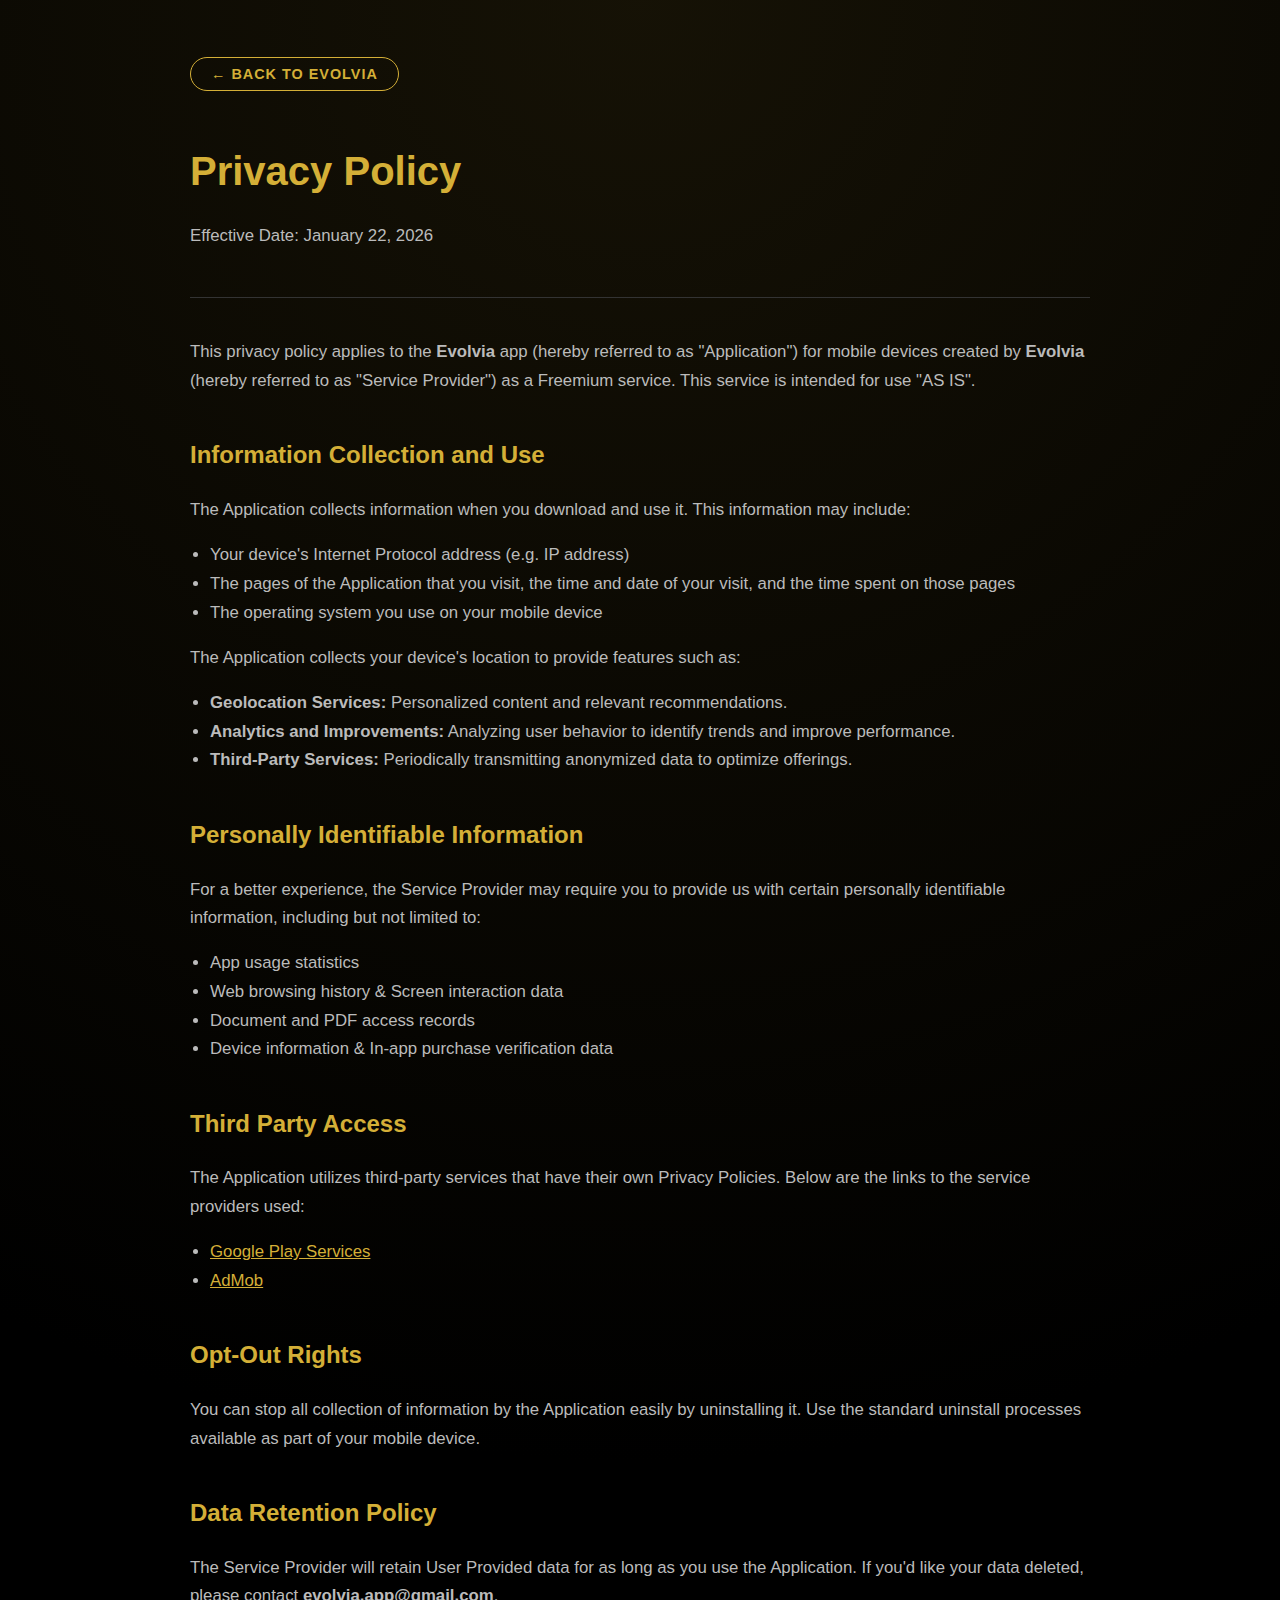
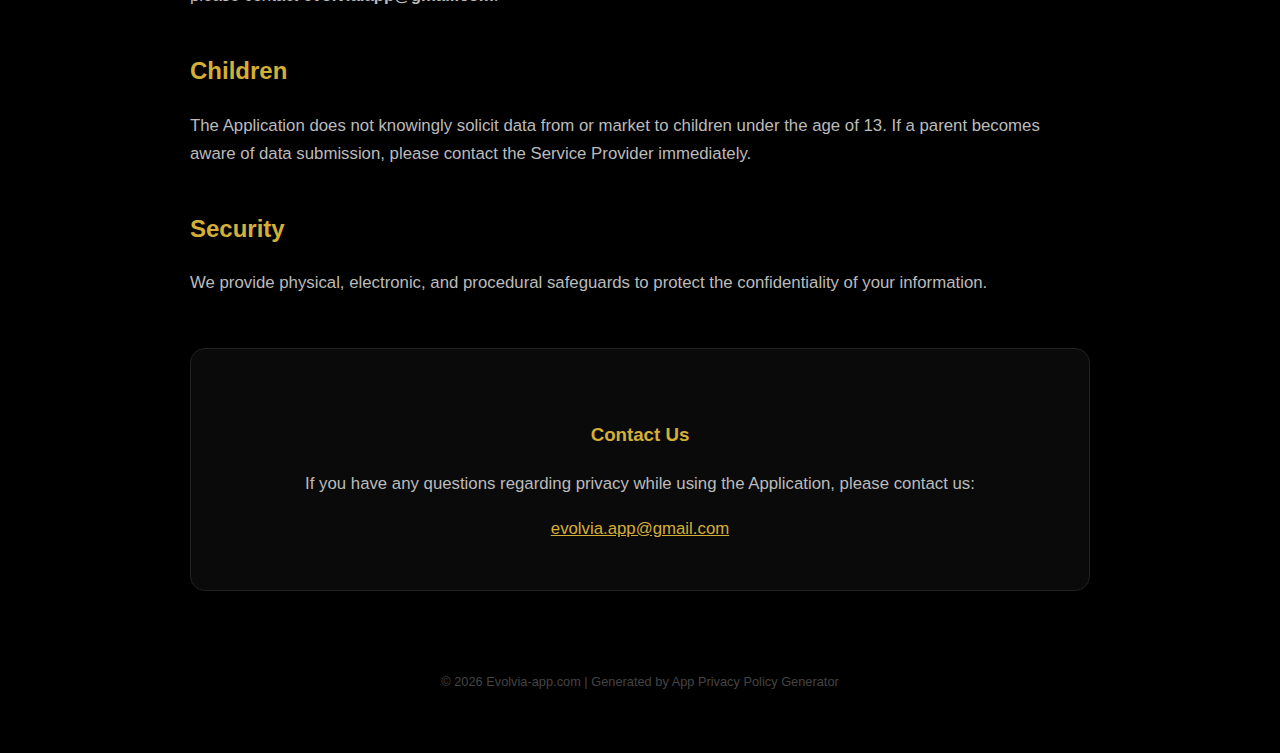
<file: privacy-policy/index.html>
<!DOCTYPE html>
<html lang="en">
<head>
    <meta charset="UTF-8">
    <meta name="viewport" content="width=device-width, initial-scale=1.0">
    <title>Privacy Policy | Evolvia</title>
    <style>
        :root {
            --gold: #D4AF37;
            --dark-bg: #000000;
            --gold-glow: rgba(212, 175, 55, 0.1);
        }

        body {
            margin: 0;
            padding: 0;
            font-family: 'Segoe UI', Roboto, Helvetica, sans-serif;
            background: radial-gradient(circle at top, var(--gold-glow) 0%, var(--dark-bg) 60%);
            background-color: var(--dark-bg);
            color: #e0e0e0;
            line-height: 1.7;
        }

        .container {
            max-width: 900px;
            margin: 0 auto;
            padding: 60px 20px;
        }

        nav {
            margin-bottom: 50px;
        }

        .back-btn {
            color: var(--gold);
            text-decoration: none;
            font-weight: bold;
            font-size: 0.9rem;
            text-transform: uppercase;
            letter-spacing: 1px;
            border: 1px solid var(--gold);
            padding: 8px 20px;
            border-radius: 50px;
            transition: 0.3s;
        }

        .back-btn:hover {
            background: var(--gold);
            color: black;
        }

        header {
            border-bottom: 1px solid #333;
            padding-bottom: 30px;
            margin-bottom: 40px;
        }

        h1 {
            color: var(--gold);
            font-size: 2.5rem;
            margin-bottom: 10px;
        }

        h2, h3 {
            color: var(--gold);
            margin-top: 40px;
        }

        p, li {
            color: #bbb;
            font-size: 1.05rem;
        }

        ul {
            padding-left: 20px;
        }

        .contact-box {
            background: #0a0a0a;
            border: 1px solid #222;
            padding: 30px;
            border-radius: 15px;
            margin-top: 50px;
            text-align: center;
        }

        .email-link {
            color: var(--gold);
            text-decoration: underline;
        }

        footer {
            margin-top: 80px;
            text-align: center;
            font-size: 0.8rem;
            color: #444;
        }
    </style>
</head>
<body>

    <div class="container">
        <nav>
            <a href="/" class="back-btn">← Back to Evolvia</a>
        </nav>

        <header>
            <h1>Privacy Policy</h1>
            <p>Effective Date: January 22, 2026</p>
        </header>

        <section>
            <p>This privacy policy applies to the <strong>Evolvia</strong> app (hereby referred to as "Application") for mobile devices created by <strong>Evolvia</strong> (hereby referred to as "Service Provider") as a Freemium service. This service is intended for use "AS IS".</p>

            <h2>Information Collection and Use</h2>
            <p>The Application collects information when you download and use it. This information may include:</p>
            <ul>
                <li>Your device's Internet Protocol address (e.g. IP address)</li>
                <li>The pages of the Application that you visit, the time and date of your visit, and the time spent on those pages</li>
                <li>The operating system you use on your mobile device</li>
            </ul>

            <p>The Application collects your device's location to provide features such as:</p>
            <ul>
                <li><strong>Geolocation Services:</strong> Personalized content and relevant recommendations.</li>
                <li><strong>Analytics and Improvements:</strong> Analyzing user behavior to identify trends and improve performance.</li>
                <li><strong>Third-Party Services:</strong> Periodically transmitting anonymized data to optimize offerings.</li>
            </ul>

            <h2>Personally Identifiable Information</h2>
            <p>For a better experience, the Service Provider may require you to provide us with certain personally identifiable information, including but not limited to:</p>
            <ul>
                <li>App usage statistics</li>
                <li>Web browsing history & Screen interaction data</li>
                <li>Document and PDF access records</li>
                <li>Device information & In-app purchase verification data</li>
            </ul>

            <h2>Third Party Access</h2>
            <p>The Application utilizes third-party services that have their own Privacy Policies. Below are the links to the service providers used:</p>
            <ul>
                <li><a href="https://www.google.com/policies/privacy/" target="_blank" class="email-link">Google Play Services</a></li>
                <li><a href="https://support.google.com/admob/answer/6128543?hl=en" target="_blank" class="email-link">AdMob</a></li>
            </ul>

            <h2>Opt-Out Rights</h2>
            <p>You can stop all collection of information by the Application easily by uninstalling it. Use the standard uninstall processes available as part of your mobile device.</p>

            <h2>Data Retention Policy</h2>
            <p>The Service Provider will retain User Provided data for as long as you use the Application. If you'd like your data deleted, please contact <strong>evolvia.app@gmail.com</strong>.</p>

            <h2>Children</h2>
            <p>The Application does not knowingly solicit data from or market to children under the age of 13. If a parent becomes aware of data submission, please contact the Service Provider immediately.</p>

            <h2>Security</h2>
            <p>We provide physical, electronic, and procedural safeguards to protect the confidentiality of your information.</p>

            <div class="contact-box">
                <h3>Contact Us</h3>
                <p>If you have any questions regarding privacy while using the Application, please contact us:</p>
                <p><a href="mailto:evolvia.app@gmail.com" class="email-link">evolvia.app@gmail.com</a></p>
            </div>
        </section>

        <footer>
            &copy; 2026 Evolvia-app.com | Generated by App Privacy Policy Generator
        </footer>
    </div>

</body>
</html>
</file>
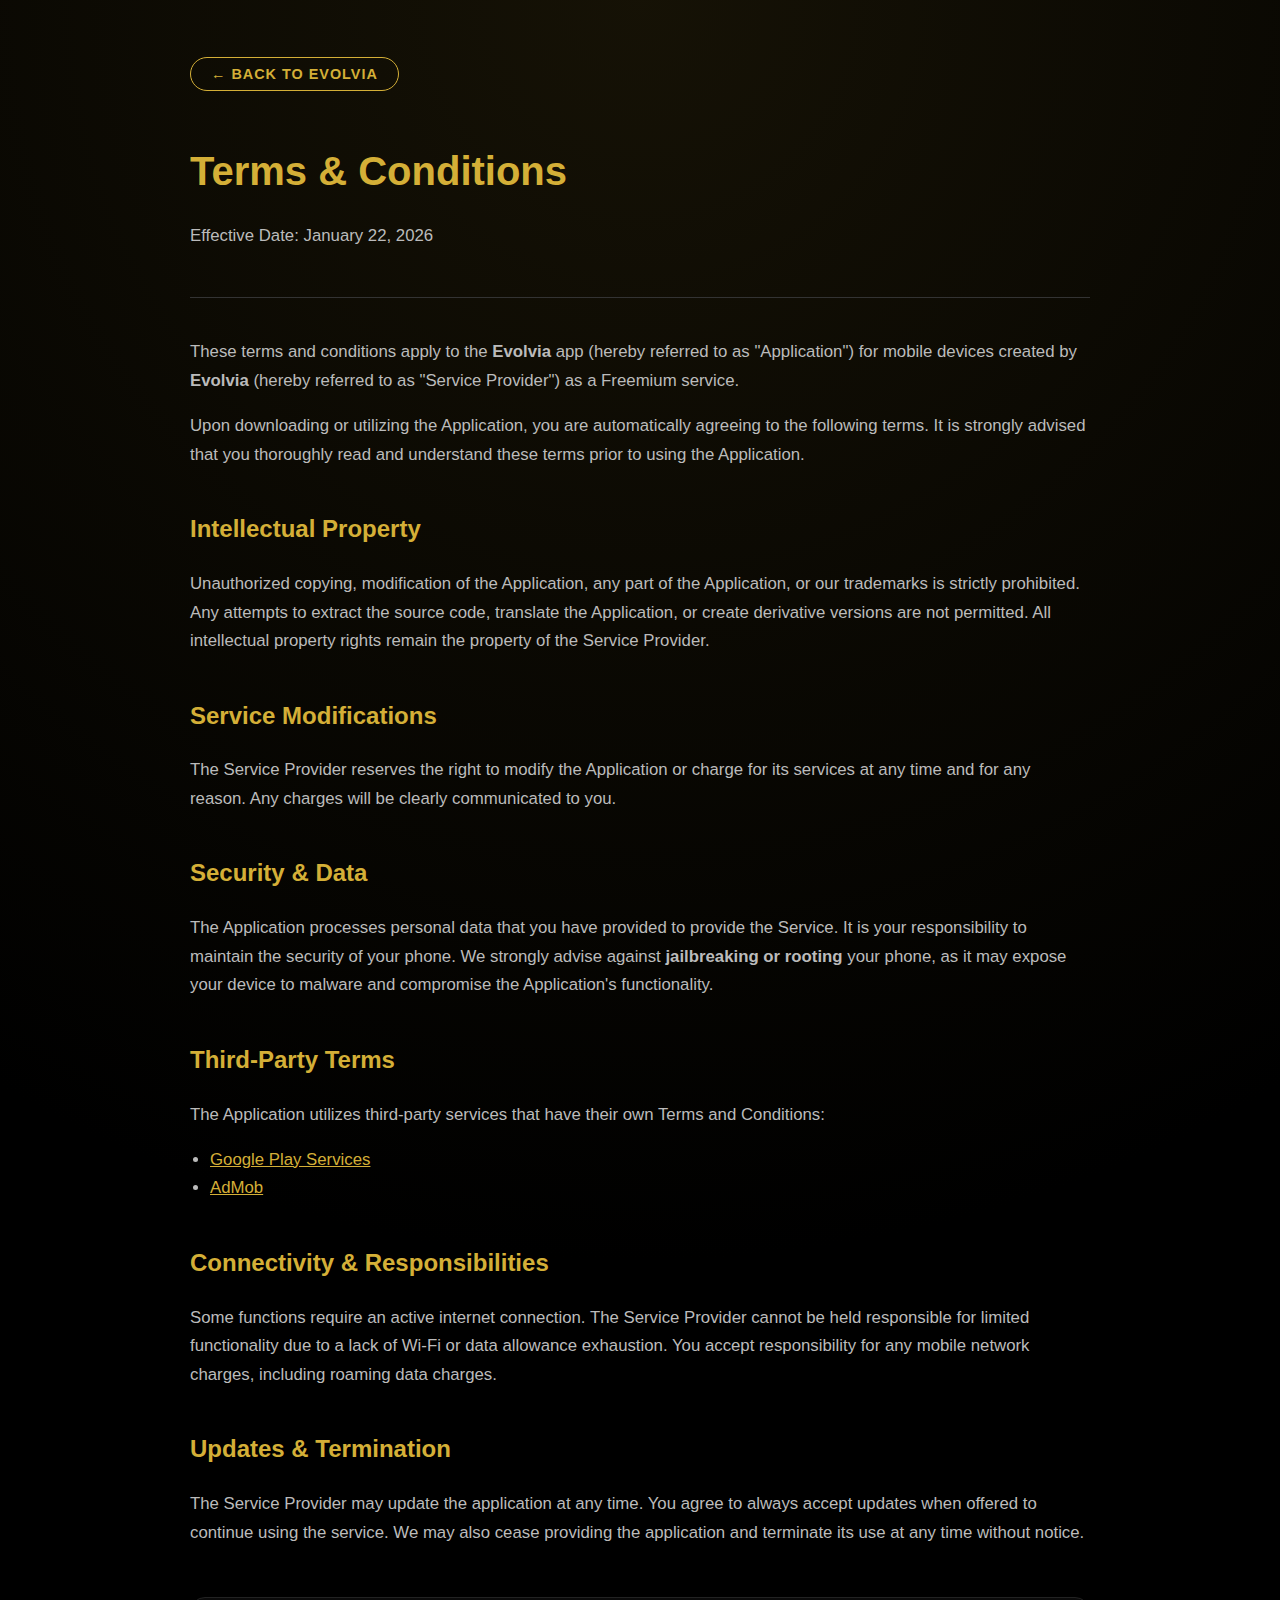
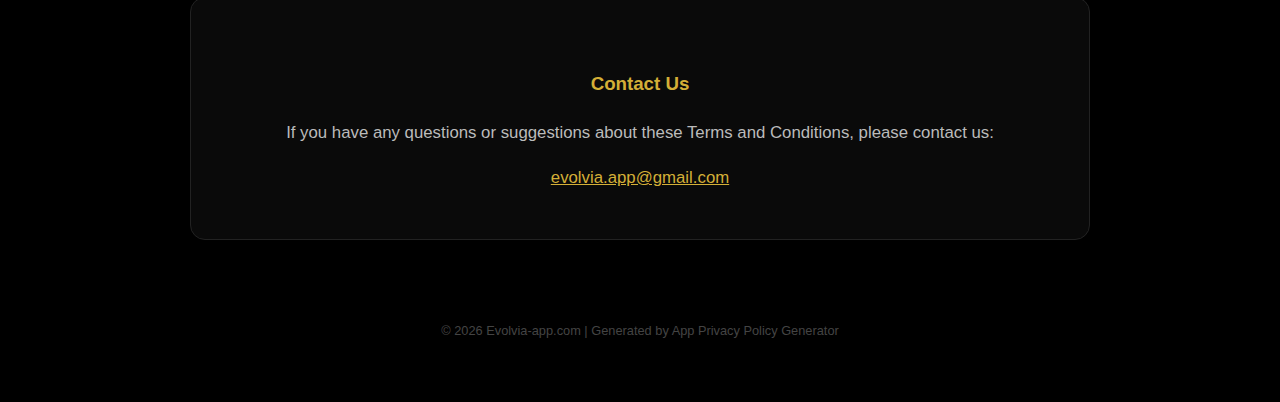
<file: terms-and-conditions/index.html>
<!DOCTYPE html>
<html lang="en">
<head>
    <meta charset="UTF-8">
    <meta name="viewport" content="width=device-width, initial-scale=1.0">
    <title>Terms & Conditions | Evolvia</title>
    <style>
        :root {
            --gold: #D4AF37;
            --dark-bg: #000000;
            --gold-glow: rgba(212, 175, 55, 0.1);
        }

        body {
            margin: 0;
            padding: 0;
            font-family: 'Segoe UI', Roboto, Helvetica, sans-serif;
            background: radial-gradient(circle at top, var(--gold-glow) 0%, var(--dark-bg) 60%);
            background-color: var(--dark-bg);
            color: #e0e0e0;
            line-height: 1.7;
        }

        .container {
            max-width: 900px;
            margin: 0 auto;
            padding: 60px 20px;
        }

        nav {
            margin-bottom: 50px;
        }

        .back-btn {
            color: var(--gold);
            text-decoration: none;
            font-weight: bold;
            font-size: 0.9rem;
            text-transform: uppercase;
            letter-spacing: 1px;
            border: 1px solid var(--gold);
            padding: 8px 20px;
            border-radius: 50px;
            transition: 0.3s;
        }

        .back-btn:hover {
            background: var(--gold);
            color: black;
        }

        header {
            border-bottom: 1px solid #333;
            padding-bottom: 30px;
            margin-bottom: 40px;
        }

        h1 {
            color: var(--gold);
            font-size: 2.5rem;
            margin-bottom: 10px;
        }

        h2, h3 {
            color: var(--gold);
            margin-top: 40px;
        }

        p, li {
            color: #bbb;
            font-size: 1.05rem;
        }

        ul {
            padding-left: 20px;
        }

        .contact-box {
            background: #0a0a0a;
            border: 1px solid #222;
            padding: 30px;
            border-radius: 15px;
            margin-top: 50px;
            text-align: center;
        }

        .email-link {
            color: var(--gold);
            text-decoration: underline;
        }

        footer {
            margin-top: 80px;
            text-align: center;
            font-size: 0.8rem;
            color: #444;
        }
    </style>
</head>
<body>

    <div class="container">
        <nav>
            <a href="/" class="back-btn">← Back to Evolvia</a>
        </nav>

        <header>
            <h1>Terms & Conditions</h1>
            <p>Effective Date: January 22, 2026</p>
        </header>

        <section>
            <p>These terms and conditions apply to the <strong>Evolvia</strong> app (hereby referred to as "Application") for mobile devices created by <strong>Evolvia</strong> (hereby referred to as "Service Provider") as a Freemium service.</p>

            <p>Upon downloading or utilizing the Application, you are automatically agreeing to the following terms. It is strongly advised that you thoroughly read and understand these terms prior to using the Application.</p>

            <h2>Intellectual Property</h2>
            <p>Unauthorized copying, modification of the Application, any part of the Application, or our trademarks is strictly prohibited. Any attempts to extract the source code, translate the Application, or create derivative versions are not permitted. All intellectual property rights remain the property of the Service Provider.</p>

            <h2>Service Modifications</h2>
            <p>The Service Provider reserves the right to modify the Application or charge for its services at any time and for any reason. Any charges will be clearly communicated to you.</p>

            <h2>Security & Data</h2>
            <p>The Application processes personal data that you have provided to provide the Service. It is your responsibility to maintain the security of your phone. We strongly advise against <strong>jailbreaking or rooting</strong> your phone, as it may expose your device to malware and compromise the Application's functionality.</p>

            <h2>Third-Party Terms</h2>
            <p>The Application utilizes third-party services that have their own Terms and Conditions:</p>
            <ul>
                <li><a href="https://www.google.com/policies/privacy/" target="_blank" class="email-link">Google Play Services</a></li>
                <li><a href="https://support.google.com/admob/answer/6128543?hl=en" target="_blank" class="email-link">AdMob</a></li>
            </ul>

            <h2>Connectivity & Responsibilities</h2>
            <p>Some functions require an active internet connection. The Service Provider cannot be held responsible for limited functionality due to a lack of Wi-Fi or data allowance exhaustion. You accept responsibility for any mobile network charges, including roaming data charges.</p>

            <h2>Updates & Termination</h2>
            <p>The Service Provider may update the application at any time. You agree to always accept updates when offered to continue using the service. We may also cease providing the application and terminate its use at any time without notice.</p>

            <div class="contact-box">
                <h3>Contact Us</h3>
                <p>If you have any questions or suggestions about these Terms and Conditions, please contact us:</p>
                <p><a href="mailto:evolvia.app@gmail.com" class="email-link">evolvia.app@gmail.com</a></p>
            </div>
        </section>

        <footer>
            &copy; 2026 Evolvia-app.com | Generated by App Privacy Policy Generator
        </footer>
    </div>

</body>
</html>
</file>
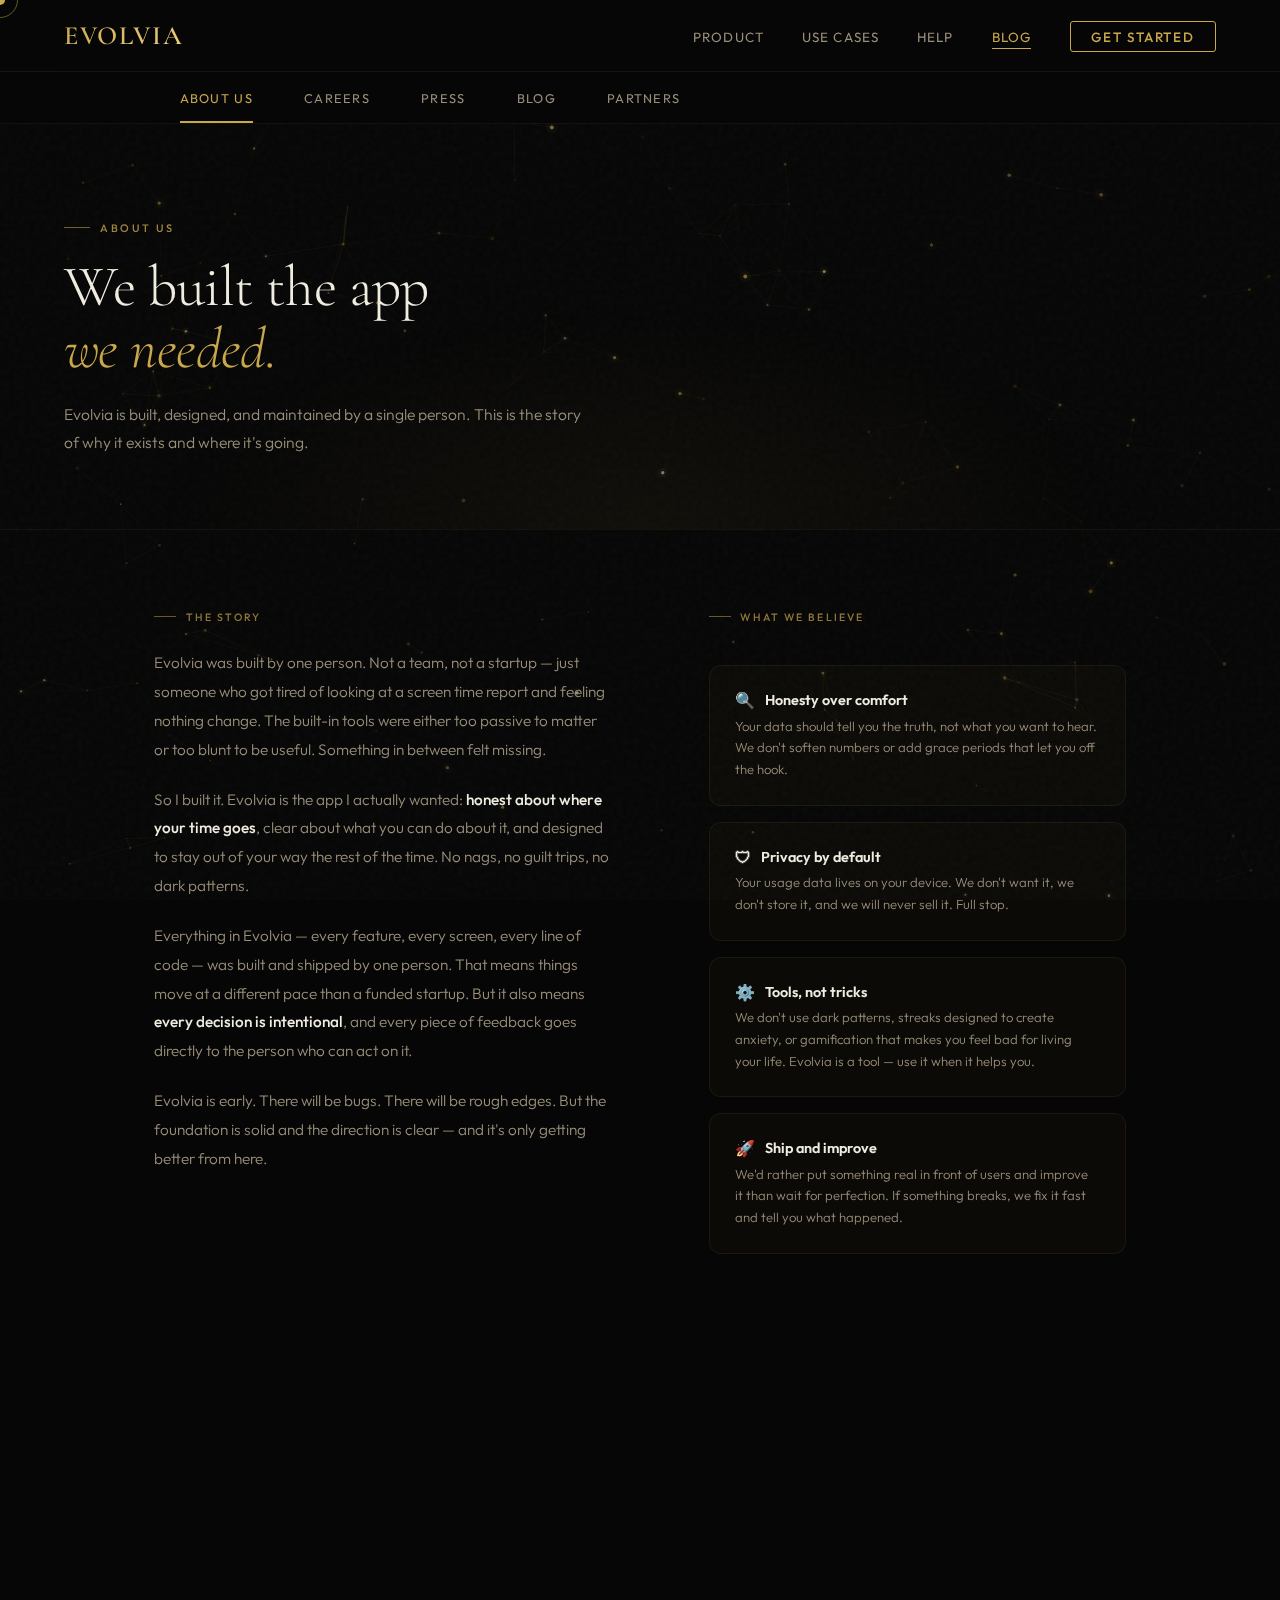
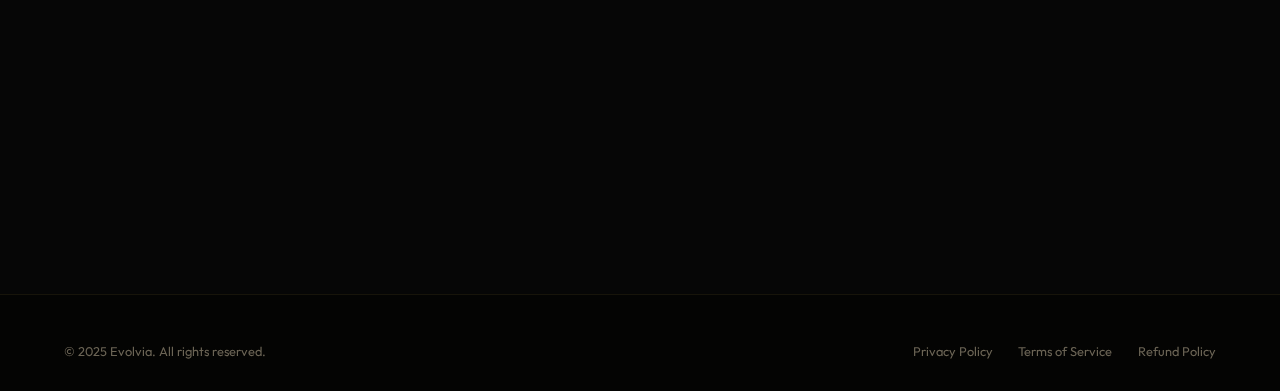
<file: Blogheader.html>
<!DOCTYPE html>
<html lang="en">
<head>
<meta charset="UTF-8">
<meta name="viewport" content="width=device-width, initial-scale=1.0">
<title>Company — Evolvia</title>
<link rel="preconnect" href="https://fonts.googleapis.com">
<link href="https://fonts.googleapis.com/css2?family=Cormorant+Garamond:ital,wght@0,300;0,400;0,600;0,700;1,300;1,400&family=Outfit:wght@300;400;500;600;700&display=swap" rel="stylesheet">
<style>
:root{
  --bg:#060606;--bg2:#0a0a0a;--surface:#111;--surface2:#161616;
  --gold:#c9a84c;--gold2:#f0d080;--gold3:#8a6820;
  --text:#f0ece0;--muted:#6b6455;--muted2:#9a8f7a;
}
*,*::before,*::after{box-sizing:border-box;margin:0;padding:0}
html{scroll-behavior:smooth}
body{background:var(--bg);color:var(--text);font-family:'Outfit',sans-serif;overflow-x:hidden;cursor:none;min-height:100vh}

#cur{position:fixed;width:10px;height:10px;border-radius:50%;background:var(--gold);pointer-events:none;z-index:9999;transform:translate(-50%,-50%);mix-blend-mode:screen}
#cur-ring{position:fixed;width:36px;height:36px;border-radius:50%;border:1px solid rgba(201,168,76,.5);pointer-events:none;z-index:9998;transform:translate(-50%,-50%);transition:width .2s,height .2s,border-color .2s}
#bg-canvas{position:fixed;inset:0;z-index:0;pointer-events:none}
body::after{content:'';position:fixed;inset:0;background-image:url("data:image/svg+xml,%3Csvg viewBox='0 0 200 200' xmlns='http://www.w3.org/2000/svg'%3E%3Cfilter id='n'%3E%3CfeTurbulence type='fractalNoise' baseFrequency='.85' numOctaves='4' stitchTiles='stitch'/%3E%3C/filter%3E%3Crect width='100%25' height='100%25' filter='url(%23n)' opacity='.03'/%3E%3C/svg%3E");z-index:1;pointer-events:none}

/* NAV */
nav{position:fixed;top:0;left:0;right:0;z-index:200;display:flex;align-items:center;justify-content:space-between;padding:0 5%;height:72px;background:rgba(6,6,6,.88);backdrop-filter:blur(24px);border-bottom:1px solid rgba(201,168,76,.1)}
.nav-logo{font-family:'Cormorant Garamond',serif;font-weight:600;font-size:1.65rem;letter-spacing:.06em;background:linear-gradient(135deg,var(--gold),var(--gold2));-webkit-background-clip:text;-webkit-text-fill-color:transparent;background-clip:text;text-transform:uppercase;text-decoration:none}
.nav-links{display:flex;gap:2.4rem;list-style:none;align-items:center}
.nav-links a{color:var(--muted2);text-decoration:none;font-size:.84rem;font-weight:400;letter-spacing:.08em;text-transform:uppercase;transition:color .2s;position:relative}
.nav-links a::after{content:'';position:absolute;bottom:-4px;left:0;width:0;height:1px;background:var(--gold);transition:width .28s ease}
.nav-links a:hover{color:var(--gold2)}
.nav-links a:hover::after,.nav-links a.active::after{width:100%}
.nav-links a.active{color:var(--gold)}
.nav-cta{background:transparent!important;border:1px solid var(--gold)!important;color:var(--gold)!important;padding:.42rem 1.3rem;border-radius:3px;font-weight:500!important;letter-spacing:.12em!important;transition:all .25s!important}
.nav-cta::after{display:none!important}
.nav-cta:hover{background:var(--gold)!important;color:#000!important}

/* PAGE */
.page{position:relative;z-index:2;padding-top:72px}

/* TAB NAV */
.tab-nav-wrap{position:sticky;top:72px;z-index:100;background:rgba(6,6,6,.92);backdrop-filter:blur(20px);border-bottom:1px solid rgba(201,168,76,.08)}
.tab-nav{display:flex;max-width:1100px;margin:0 auto;padding:0 5%;overflow-x:auto;scrollbar-width:none}
.tab-nav::-webkit-scrollbar{display:none}
.tab-btn{flex:0 0 auto;background:none;border:none;color:var(--muted2);font-family:'Outfit',sans-serif;font-size:.8rem;font-weight:400;letter-spacing:.1em;text-transform:uppercase;padding:1.1rem 1.6rem;cursor:pointer;position:relative;transition:color .22s;white-space:nowrap}
.tab-btn::after{content:'';position:absolute;bottom:0;left:1.6rem;right:1.6rem;height:2px;background:var(--gold);transform:scaleX(0);transform-origin:center;transition:transform .28s ease}
.tab-btn:hover{color:var(--gold2)}
.tab-btn.active{color:var(--gold)}
.tab-btn.active::after{transform:scaleX(1)}

/* SECTION SHELL */
.tab-section{display:none;animation:fadeIn .4s ease both}
.tab-section.active{display:block}
@keyframes fadeIn{from{opacity:0;transform:translateY(14px)}to{opacity:1;transform:translateY(0)}}
@keyframes fadeUp{from{opacity:0;transform:translateY(24px)}to{opacity:1;transform:translateY(0)}}

.sec-hero{padding:5.5rem 5% 4.5rem;border-bottom:1px solid rgba(201,168,76,.07);position:relative;overflow:hidden}
.sec-hero::before{content:'';position:absolute;inset:0;background:radial-gradient(ellipse 55% 80% at 50% 100%,rgba(201,168,76,.055),transparent 70%);pointer-events:none}
.sec-hero-inner{max-width:700px}
.eyebrow{display:inline-flex;align-items:center;gap:.65rem;margin-bottom:1.4rem}
.ey-line{width:26px;height:1px;background:var(--gold);opacity:.55}
.ey-text{font-size:.68rem;font-weight:500;letter-spacing:.22em;text-transform:uppercase;color:var(--gold);opacity:.8}
.sec-title{font-family:'Cormorant Garamond',serif;font-weight:300;font-size:clamp(2.6rem,4.5vw,4.2rem);line-height:1.07;letter-spacing:-.01em;margin-bottom:1.2rem}
.sec-title em{font-style:italic;color:var(--gold)}
.sec-sub{font-size:.98rem;color:var(--muted2);line-height:1.82;font-weight:300;max-width:520px}

.s-label{display:flex;align-items:center;gap:.6rem;margin-bottom:1.6rem}
.sl-line{width:22px;height:1px;background:var(--gold);opacity:.5}
.sl-text{font-size:.66rem;font-weight:500;letter-spacing:.2em;text-transform:uppercase;color:var(--gold);opacity:.7}

.reveal{opacity:0;transform:translateY(26px);transition:opacity .65s ease,transform .65s ease}
.reveal.visible{opacity:1;transform:translateY(0)}

/* ══════════════════════════════════
   ABOUT
══════════════════════════════════ */
#sec-about .content{padding:5rem 5%;max-width:1100px;margin:0 auto}

.about-grid{display:grid;grid-template-columns:1.1fr 1fr;gap:6rem;align-items:start;margin-bottom:6rem}
.about-text p{font-size:.96rem;color:var(--muted2);line-height:1.88;font-weight:300;margin-bottom:1.3rem}
.about-text p:last-child{margin-bottom:0}
.about-text strong{color:var(--text);font-weight:500}

.about-values{display:flex;flex-direction:column;gap:1rem}
.av-card{background:rgba(201,168,76,.03);border:1px solid rgba(201,168,76,.09);border-radius:12px;padding:1.5rem 1.6rem;transition:border-color .25s,background .25s,transform .25s}
.av-card:hover{border-color:rgba(201,168,76,.2);background:rgba(201,168,76,.055);transform:translateX(5px)}
.av-title{font-weight:600;font-size:.9rem;margin-bottom:.35rem;display:flex;align-items:center;gap:.6rem}
.av-icon{font-size:1rem}
.av-desc{font-size:.82rem;color:var(--muted2);line-height:1.65;font-weight:300}

.about-team-label{margin-bottom:2rem}
.team-grid{display:grid;grid-template-columns:repeat(4,1fr);gap:1.4rem;margin-bottom:5rem}
.tm{background:rgba(201,168,76,.03);border:1px solid rgba(201,168,76,.08);border-radius:14px;padding:2rem 1.6rem;text-align:center;transition:border-color .25s,transform .25s,background .25s}
.tm:hover{border-color:rgba(201,168,76,.2);transform:translateY(-5px);background:rgba(201,168,76,.05)}
.tm-av{width:64px;height:64px;border-radius:50%;background:linear-gradient(135deg,var(--gold3),var(--gold));display:flex;align-items:center;justify-content:center;font-family:'Cormorant Garamond',serif;font-size:1.6rem;font-weight:700;color:#000;margin:0 auto 1rem}
.tm-name{font-weight:600;font-size:.9rem;margin-bottom:.2rem}
.tm-role{font-size:.75rem;color:var(--gold);letter-spacing:.06em;text-transform:uppercase;margin-bottom:.6rem;opacity:.8}
.tm-bio{font-size:.78rem;color:var(--muted2);line-height:1.6;font-weight:300}

.about-mission{background:rgba(201,168,76,.04);border:1px solid rgba(201,168,76,.12);border-radius:16px;padding:3rem 3.5rem;position:relative;overflow:hidden;text-align:center}
.about-mission::before{content:'';position:absolute;top:0;left:0;right:0;height:2px;background:linear-gradient(90deg,transparent,var(--gold),transparent);opacity:.5}
.am-quote{font-family:'Cormorant Garamond',serif;font-size:1.55rem;font-weight:300;font-style:italic;line-height:1.65;color:var(--text);max-width:680px;margin:0 auto}
.am-source{margin-top:1.4rem;font-size:.78rem;color:var(--muted);letter-spacing:.1em;text-transform:uppercase}

/* ══════════════════════════════════
   CAREERS
══════════════════════════════════ */
#sec-careers .content{padding:5rem 5%;max-width:1000px;margin:0 auto}

.careers-notice{background:rgba(201,168,76,.04);border:1px solid rgba(201,168,76,.14);border-radius:14px;padding:2.2rem 2.6rem;margin-bottom:4rem;position:relative;overflow:hidden}
.careers-notice::before{content:'';position:absolute;top:0;left:0;right:0;height:2px;background:linear-gradient(90deg,transparent,var(--gold),transparent);opacity:.45}
.cn-title{font-family:'Cormorant Garamond',serif;font-size:1.4rem;font-weight:600;color:var(--gold);margin-bottom:.7rem}
.cn-text{font-size:.9rem;color:var(--muted2);line-height:1.8;font-weight:300}
.cn-text strong{color:var(--text);font-weight:500}
.cn-text a{color:var(--gold);text-decoration:none}
.cn-text a:hover{color:var(--gold2)}

.careers-solo{display:grid;grid-template-columns:auto 1fr;gap:2.4rem;align-items:start;background:rgba(201,168,76,.04);border:1px solid rgba(201,168,76,.13);border-radius:14px;padding:2.6rem 2.8rem;margin-bottom:4rem;position:relative;overflow:hidden}
.careers-solo::before{content:'';position:absolute;top:0;left:0;right:0;height:2px;background:linear-gradient(90deg,transparent,var(--gold),transparent);opacity:.45}
.cs-icon{font-size:2.4rem;flex-shrink:0;margin-top:.2rem}
.cs-title{font-family:'Cormorant Garamond',serif;font-size:1.4rem;font-weight:600;color:var(--text);margin-bottom:.9rem}
.cs-text p{font-size:.9rem;color:var(--muted2);line-height:1.82;font-weight:300;margin-bottom:.85rem}
.cs-text p:last-child{margin-bottom:0}
.cs-text strong{color:var(--text);font-weight:500}

.now-grid{display:grid;grid-template-columns:repeat(3,1fr);gap:1.2rem;margin-bottom:4rem}
.now-card{background:rgba(201,168,76,.03);border:1px solid rgba(201,168,76,.08);border-radius:12px;padding:1.8rem 1.6rem;transition:border-color .25s,transform .25s,background .25s;display:flex;flex-direction:column}
.now-card:hover{border-color:rgba(201,168,76,.2);transform:translateY(-4px);background:rgba(201,168,76,.055)}
.now-icon{font-size:1.6rem;margin-bottom:.9rem}
.now-title{font-weight:600;font-size:.92rem;margin-bottom:.45rem}
.now-desc{font-size:.82rem;color:var(--muted2);line-height:1.65;font-weight:300;flex:1;margin-bottom:1rem}
.now-link{font-size:.78rem;font-weight:600;color:var(--gold);text-decoration:none;letter-spacing:.03em;transition:color .2s}
.now-link:hover{color:var(--gold2)}

.careers-future{background:var(--surface);border:1px solid rgba(201,168,76,.09);border-radius:14px;padding:3rem;text-align:center;margin-bottom:2rem}
.cf-label{font-size:.66rem;font-weight:600;letter-spacing:.18em;text-transform:uppercase;color:var(--gold);opacity:.7;margin-bottom:.7rem}
.cf-title{font-family:'Cormorant Garamond',serif;font-size:2rem;font-weight:300;margin-bottom:.7rem}
.cf-sub{font-size:.88rem;color:var(--muted2);font-weight:300;line-height:1.72;margin-bottom:1.8rem;max-width:440px;margin-left:auto;margin-right:auto}
.cf-btn{display:inline-flex;align-items:center;padding:.82rem 2rem;border-radius:8px;background:linear-gradient(135deg,var(--gold3),var(--gold));color:#000;font-family:'Outfit',sans-serif;font-size:.88rem;font-weight:600;text-decoration:none;letter-spacing:.06em;transition:box-shadow .2s,transform .2s}
.cf-btn:hover{transform:translateY(-2px);box-shadow:0 10px 32px rgba(201,168,76,.3)}

.culture-grid{display:grid;grid-template-columns:repeat(3,1fr);gap:1.2rem;margin-bottom:4rem}
.cg-card{background:rgba(201,168,76,.03);border:1px solid rgba(201,168,76,.08);border-radius:12px;padding:1.8rem 1.6rem;transition:border-color .25s,transform .25s,background .25s}
.cg-card:hover{border-color:rgba(201,168,76,.2);transform:translateY(-4px);background:rgba(201,168,76,.055)}
.cg-icon{font-size:1.6rem;margin-bottom:.9rem}
.cg-title{font-weight:600;font-size:.9rem;margin-bottom:.45rem}
.cg-desc{font-size:.82rem;color:var(--muted2);line-height:1.65;font-weight:300}

.job-list{display:flex;flex-direction:column;gap:.9rem;margin-bottom:4rem}
.job-card{background:var(--surface);border:1px solid rgba(201,168,76,.09);border-radius:12px;padding:1.6rem 2rem;display:flex;justify-content:space-between;align-items:center;gap:2rem;transition:border-color .25s,background .25s,transform .2s}
.job-card:hover{border-color:rgba(201,168,76,.22);background:rgba(201,168,76,.03);transform:translateX(4px)}
.job-info{}
.job-title{font-weight:600;font-size:.95rem;margin-bottom:.3rem}
.job-meta{display:flex;gap:.8rem;flex-wrap:wrap}
.job-tag{font-size:.65rem;font-weight:600;letter-spacing:.1em;text-transform:uppercase;padding:.22rem .7rem;border-radius:4px;background:rgba(201,168,76,.07);color:var(--gold);border:1px solid rgba(201,168,76,.15)}
.job-tag.remote{background:rgba(0,220,130,.07);color:#00dc82;border-color:rgba(0,220,130,.18)}
.job-tag.parttime{background:rgba(100,180,255,.07);color:#64b4ff;border-color:rgba(100,180,255,.18)}
.job-apply{flex-shrink:0;padding:.6rem 1.4rem;border-radius:6px;background:transparent;border:1px solid rgba(201,168,76,.25);color:var(--gold);font-family:'Outfit',sans-serif;font-size:.8rem;font-weight:500;letter-spacing:.06em;cursor:pointer;transition:all .22s;white-space:nowrap}
.job-apply:hover{background:rgba(201,168,76,.1);border-color:rgba(201,168,76,.5)}
.job-desc{font-size:.83rem;color:var(--muted2);font-weight:300;line-height:1.6;margin-top:.5rem}

.careers-cta{background:var(--surface);border:1px solid rgba(201,168,76,.09);border-radius:14px;padding:2.4rem 2.8rem;display:flex;justify-content:space-between;align-items:center;gap:2rem;flex-wrap:wrap}
.careers-cta-text{}
.cct-title{font-family:'Cormorant Garamond',serif;font-size:1.4rem;font-weight:600;margin-bottom:.4rem}
.cct-sub{font-size:.86rem;color:var(--muted2);font-weight:300}
.cct-btn{flex-shrink:0;padding:.85rem 2rem;border-radius:8px;background:linear-gradient(135deg,var(--gold3),var(--gold));color:#000;font-family:'Outfit',sans-serif;font-size:.88rem;font-weight:600;letter-spacing:.06em;border:none;cursor:pointer;transition:box-shadow .22s,transform .22s;white-space:nowrap;text-decoration:none;display:inline-block}
.cct-btn:hover{transform:translateY(-2px);box-shadow:0 10px 32px rgba(201,168,76,.3)}

/* ══════════════════════════════════
   PRESS
══════════════════════════════════ */
#sec-press .content{padding:5rem 5%;max-width:1000px;margin:0 auto}

.press-intro{background:rgba(201,168,76,.04);border:1px solid rgba(201,168,76,.12);border-radius:14px;padding:2.4rem 2.8rem;margin-bottom:4rem;position:relative;overflow:hidden}
.press-intro::before{content:'';position:absolute;top:0;left:0;right:0;height:2px;background:linear-gradient(90deg,transparent,var(--gold),transparent);opacity:.45}
.press-intro p{font-size:.92rem;color:var(--muted2);line-height:1.8;font-weight:300;margin-bottom:.8rem}
.press-intro p:last-child{margin-bottom:0}
.press-intro a{color:var(--gold);text-decoration:none}
.press-intro a:hover{color:var(--gold2)}
.press-intro strong{color:var(--text);font-weight:500}

.press-kit-grid{display:grid;grid-template-columns:repeat(3,1fr);gap:1.2rem;margin-bottom:4.5rem}
.pk-card{background:rgba(201,168,76,.03);border:1px solid rgba(201,168,76,.09);border-radius:12px;padding:1.8rem 1.6rem;text-align:center;transition:border-color .25s,transform .25s,background .25s;cursor:pointer}
.pk-card:hover{border-color:rgba(201,168,76,.22);transform:translateY(-4px);background:rgba(201,168,76,.055)}
.pk-icon{font-size:2rem;margin-bottom:.9rem}
.pk-title{font-weight:600;font-size:.9rem;margin-bottom:.4rem}
.pk-desc{font-size:.8rem;color:var(--muted2);line-height:1.6;font-weight:300;margin-bottom:.9rem}
.pk-action{font-size:.72rem;font-weight:600;color:var(--gold);letter-spacing:.08em;text-transform:uppercase}

.press-coverage{margin-bottom:4.5rem}
.coverage-empty{background:rgba(201,168,76,.03);border:1px solid rgba(201,168,76,.08);border-radius:12px;padding:3rem 2rem;text-align:center}
.coverage-empty-icon{font-size:2.5rem;margin-bottom:1rem;opacity:.4}
.coverage-empty-title{font-family:'Cormorant Garamond',serif;font-size:1.3rem;font-weight:600;color:var(--gold);margin-bottom:.6rem}
.coverage-empty-sub{font-size:.86rem;color:var(--muted2);font-weight:300;line-height:1.7;max-width:420px;margin:0 auto}

.press-contact{background:var(--surface);border:1px solid rgba(201,168,76,.09);border-radius:14px;padding:2.4rem 2.8rem}
.pc-title{font-family:'Cormorant Garamond',serif;font-size:1.4rem;font-weight:600;margin-bottom:.6rem}
.pc-sub{font-size:.88rem;color:var(--muted2);font-weight:300;line-height:1.7;margin-bottom:1.6rem}
.pc-email{display:inline-flex;align-items:center;gap:.6rem;padding:.85rem 1.8rem;border-radius:8px;background:linear-gradient(135deg,var(--gold3),var(--gold));color:#000;font-weight:600;font-size:.88rem;text-decoration:none;letter-spacing:.04em;transition:box-shadow .2s,transform .2s}
.pc-email:hover{transform:translateY(-2px);box-shadow:0 10px 32px rgba(201,168,76,.3)}

/* ══════════════════════════════════
   BLOG
══════════════════════════════════ */
#sec-blog .content{padding:5rem 5%;max-width:1100px;margin:0 auto}

.blog-featured{display:grid;grid-template-columns:1.4fr 1fr;gap:2rem;margin-bottom:3.5rem}
.blog-card{background:var(--surface);border:1px solid rgba(201,168,76,.09);border-radius:14px;overflow:hidden;transition:border-color .25s,transform .25s;cursor:pointer;text-decoration:none;display:block}
.blog-card:hover{border-color:rgba(201,168,76,.22);transform:translateY(-5px)}
.blog-card-img{width:100%;aspect-ratio:16/8;background:linear-gradient(135deg,var(--bg2),var(--surface2));display:flex;align-items:center;justify-content:center;font-size:3rem;border-bottom:1px solid rgba(201,168,76,.07);position:relative;overflow:hidden}
.blog-card-img::after{content:'';position:absolute;inset:0;background:radial-gradient(ellipse 60% 60% at 50% 40%,rgba(201,168,76,.06),transparent)}
.blog-card-body{padding:1.8rem 2rem}
.blog-cat{font-size:.65rem;font-weight:700;letter-spacing:.14em;text-transform:uppercase;color:var(--gold);margin-bottom:.7rem}
.blog-title{font-family:'Cormorant Garamond',serif;font-size:1.4rem;font-weight:600;line-height:1.25;margin-bottom:.7rem;color:var(--text)}
.blog-title.sm{font-size:1.1rem}
.blog-excerpt{font-size:.84rem;color:var(--muted2);line-height:1.7;font-weight:300;margin-bottom:1.2rem}
.blog-meta{display:flex;align-items:center;gap:.8rem;font-size:.72rem;color:var(--muted)}
.blog-av{width:24px;height:24px;border-radius:50%;background:linear-gradient(135deg,var(--gold3),var(--gold));display:flex;align-items:center;justify-content:center;font-size:.6rem;font-weight:700;color:#000;flex-shrink:0}
.blog-dot{width:3px;height:3px;border-radius:50%;background:var(--muted);opacity:.5}

.blog-grid{display:grid;grid-template-columns:repeat(3,1fr);gap:1.5rem;margin-bottom:3.5rem}
.blog-card.sm .blog-card-img{aspect-ratio:16/7}

.blog-cats{display:flex;gap:.6rem;flex-wrap:wrap;margin-bottom:2.4rem}
.bcat{background:rgba(201,168,76,.06);border:1px solid rgba(201,168,76,.12);border-radius:20px;padding:.35rem 1rem;font-size:.72rem;font-weight:500;color:var(--muted2);cursor:pointer;transition:all .22s;letter-spacing:.03em}
.bcat:hover,.bcat.active{background:rgba(201,168,76,.14);border-color:rgba(201,168,76,.3);color:var(--gold)}

.blog-empty-note{background:rgba(201,168,76,.03);border:1px solid rgba(201,168,76,.08);border-radius:12px;padding:2.5rem;text-align:center}
.ben-icon{font-size:2rem;margin-bottom:.8rem;opacity:.5}
.ben-text{font-size:.88rem;color:var(--muted2);font-weight:300;line-height:1.7}

.blog-newsletter{background:rgba(201,168,76,.04);border:1px solid rgba(201,168,76,.14);border-radius:16px;padding:3rem;text-align:center;position:relative;overflow:hidden}
.blog-newsletter::before{content:'';position:absolute;top:0;left:0;right:0;height:2px;background:linear-gradient(90deg,transparent,var(--gold),transparent);opacity:.5}
.bn-title{font-family:'Cormorant Garamond',serif;font-size:2rem;font-weight:300;margin-bottom:.8rem}
.bn-title em{font-style:italic;color:var(--gold)}
.bn-sub{font-size:.9rem;color:var(--muted2);font-weight:300;margin-bottom:2rem}
.bn-form{display:flex;gap:.8rem;max-width:440px;margin:0 auto;flex-wrap:wrap;justify-content:center}
.bn-input{flex:1;min-width:200px;background:rgba(255,255,255,.04);border:1px solid rgba(201,168,76,.15);border-radius:8px;padding:.82rem 1.2rem;color:var(--text);font-family:'Outfit',sans-serif;font-size:.88rem;outline:none;transition:border-color .22s,box-shadow .22s}
.bn-input::placeholder{color:var(--muted);opacity:.6}
.bn-input:focus{border-color:rgba(201,168,76,.45);box-shadow:0 0 0 3px rgba(201,168,76,.07)}
.bn-btn{padding:.82rem 1.8rem;border-radius:8px;background:linear-gradient(135deg,var(--gold3),var(--gold));color:#000;font-family:'Outfit',sans-serif;font-size:.88rem;font-weight:600;border:none;cursor:pointer;transition:box-shadow .2s,transform .2s;white-space:nowrap}
.bn-btn:hover{transform:translateY(-2px);box-shadow:0 8px 28px rgba(201,168,76,.3)}
.bn-note{font-size:.72rem;color:var(--muted);margin-top:.9rem}

/* ══════════════════════════════════
   PARTNERS
══════════════════════════════════ */
#sec-partners .content{padding:5rem 5%;max-width:1000px;margin:0 auto}

.partners-intro{font-size:.96rem;color:var(--muted2);line-height:1.85;font-weight:300;max-width:620px;margin-bottom:4rem}
.partners-intro strong{color:var(--text);font-weight:500}

.partner-tiers{display:flex;flex-direction:column;gap:3.5rem;margin-bottom:4.5rem}
.ptier-label{display:flex;align-items:center;gap:.6rem;margin-bottom:1.4rem}
.pt-line{width:22px;height:1px;opacity:.5;background:var(--gold)}
.pt-text{font-size:.66rem;font-weight:500;letter-spacing:.2em;text-transform:uppercase;opacity:.7;color:var(--gold)}
.ptier-grid{display:grid;grid-template-columns:repeat(3,1fr);gap:1.2rem}

.partner-card{background:rgba(201,168,76,.03);border:1px solid rgba(201,168,76,.09);border-radius:14px;padding:2rem 1.8rem;display:flex;flex-direction:column;align-items:center;text-align:center;gap:.8rem;transition:border-color .25s,transform .25s,background .25s;position:relative;overflow:hidden}
.partner-card:hover{border-color:rgba(201,168,76,.2);transform:translateY(-4px);background:rgba(201,168,76,.05)}
.partner-card.open{border-style:dashed;border-color:rgba(201,168,76,.2)}
.pc-logo-wrap{width:60px;height:60px;border-radius:14px;background:rgba(201,168,76,.08);border:1px solid rgba(201,168,76,.15);display:flex;align-items:center;justify-content:center;font-size:1.6rem}
.pc-name{font-weight:600;font-size:.9rem}
.pc-type{font-size:.68rem;color:var(--gold);letter-spacing:.1em;text-transform:uppercase;opacity:.8}
.pc-desc{font-size:.8rem;color:var(--muted2);line-height:1.6;font-weight:300}
.pc-open-badge{position:absolute;top:1rem;right:1rem;font-size:.58rem;font-weight:700;letter-spacing:.1em;text-transform:uppercase;background:rgba(201,168,76,.1);color:var(--gold);border:1px solid rgba(201,168,76,.2);border-radius:4px;padding:.2rem .6rem}

.become-partner{background:var(--surface);border:1px solid rgba(201,168,76,.09);border-radius:16px;overflow:hidden}
.bp-top{padding:2.8rem 3rem;border-bottom:1px solid rgba(201,168,76,.07);display:grid;grid-template-columns:1fr auto;gap:3rem;align-items:center}
.bp-title{font-family:'Cormorant Garamond',serif;font-size:1.7rem;font-weight:300;margin-bottom:.7rem}
.bp-title em{font-style:italic;color:var(--gold)}
.bp-desc{font-size:.9rem;color:var(--muted2);font-weight:300;line-height:1.75}
.bp-badge-stack{display:flex;flex-direction:column;gap:.6rem;flex-shrink:0}
.bpb{font-size:.72rem;font-weight:500;color:var(--muted2);background:rgba(201,168,76,.05);border:1px solid rgba(201,168,76,.1);border-radius:6px;padding:.4rem 1rem;white-space:nowrap;text-align:center}
.bp-form{padding:2.4rem 3rem}
.bp-form-grid{display:grid;grid-template-columns:1fr 1fr;gap:1.2rem}
.bpf-full{grid-column:1/-1}
.form-group{display:flex;flex-direction:column;gap:.5rem}
.form-label{font-size:.7rem;font-weight:500;letter-spacing:.1em;text-transform:uppercase;color:var(--muted2)}
.form-input,.form-select,.form-textarea{background:rgba(255,255,255,.03);border:1px solid rgba(201,168,76,.12);border-radius:8px;padding:.82rem 1.1rem;color:var(--text);font-family:'Outfit',sans-serif;font-size:.88rem;font-weight:300;outline:none;transition:border-color .22s,box-shadow .22s;width:100%;-webkit-appearance:none}
.form-input::placeholder,.form-textarea::placeholder{color:var(--muted);opacity:.55}
.form-input:focus,.form-select:focus,.form-textarea:focus{border-color:rgba(201,168,76,.45);box-shadow:0 0 0 3px rgba(201,168,76,.07)}
.form-select{cursor:pointer;background-image:url("data:image/svg+xml,%3Csvg xmlns='http://www.w3.org/2000/svg' width='12' height='12' viewBox='0 0 24 24' fill='none' stroke='%23c9a84c' stroke-width='2'%3E%3Cpath d='m6 9 6 6 6-6'/%3E%3C/svg%3E");background-repeat:no-repeat;background-position:right 1rem center;padding-right:2.5rem}
.form-select option{background:#111;color:var(--text)}
.form-textarea{resize:vertical;min-height:110px;line-height:1.65}
.bp-submit{grid-column:1/-1;padding:1rem;border-radius:8px;border:none;background:linear-gradient(135deg,var(--gold3),var(--gold));color:#000;font-family:'Outfit',sans-serif;font-size:.9rem;font-weight:600;letter-spacing:.06em;cursor:pointer;transition:transform .2s,box-shadow .2s;display:flex;align-items:center;justify-content:center;gap:.6rem}
.bp-submit:hover{transform:translateY(-2px);box-shadow:0 10px 32px rgba(201,168,76,.3)}
.bp-submit-note{grid-column:1/-1;font-size:.72rem;color:var(--muted);text-align:center}
.bp-submit-note a{color:var(--gold);text-decoration:none}

/* SUCCESS */
.success-msg{display:none;text-align:center;padding:2.5rem 1rem}
.success-msg.show{display:block}
.success-icon{font-size:2.8rem;margin-bottom:1rem}
.success-title{font-family:'Cormorant Garamond',serif;font-size:1.8rem;font-weight:600;color:var(--gold);margin-bottom:.7rem}
.success-sub{font-size:.9rem;color:var(--muted2);font-weight:300;line-height:1.7}

/* FOOTER */
footer{position:relative;z-index:2;background:rgba(4,4,3,.98);border-top:1px solid rgba(201,168,76,.1);padding:3rem 5% 2rem}
.footer-bottom{display:flex;justify-content:space-between;align-items:center;flex-wrap:wrap;gap:1rem;color:var(--muted);font-size:.8rem}
.footer-bottom a{color:var(--muted);text-decoration:none;transition:color .2s}
.footer-bottom a:hover{color:var(--gold)}
.footer-links{display:flex;gap:1.6rem}

@media(max-width:900px){
  .about-grid{grid-template-columns:1fr;gap:3rem}
  .founder-card{grid-template-columns:1fr;gap:2rem}
  .now-grid{grid-template-columns:1fr 1fr}
  .careers-solo{grid-template-columns:1fr}
  .culture-grid,.press-kit-grid,.ptier-grid,.blog-grid{grid-template-columns:1fr 1fr}
  .blog-featured{grid-template-columns:1fr}
  .bp-top{grid-template-columns:1fr}
  .bp-form-grid{grid-template-columns:1fr}
  .bpf-full,.bp-submit,.bp-submit-note{grid-column:1}
  .nav-links{display:none}
  .careers-cta{flex-direction:column;align-items:flex-start}
}
@media(max-width:560px){
  .team-grid,.culture-grid,.press-kit-grid,.ptier-grid,.blog-grid{grid-template-columns:1fr}
}
</style>
</head>
<body>

<div id="cur"></div>
<div id="cur-ring"></div>
<canvas id="bg-canvas"></canvas>

<nav>
  <a href="index.html" class="nav-logo">Evolvia</a>
  <ul class="nav-links">
    <li><a href="ProductAndroid.html">Product</a></li>
    <li><a href="Use.html">Use Cases</a></li>
    <li><a href="help.html">Help</a></li>
    <li><a href="Blogheader.html" class="active">Blog</a></li>
    <li><a href="ProductAndroid.html#pricing" class="nav-cta">Get Started</a></li>
  </ul>
</nav>

<div class="page">

  <div class="tab-nav-wrap">
    <div class="tab-nav">
      <button class="tab-btn active" onclick="switchTab('about',this)">About Us</button>
      <button class="tab-btn" onclick="switchTab('careers',this)">Careers</button>
      <button class="tab-btn" onclick="switchTab('press',this)">Press</button>
      <button class="tab-btn" onclick="switchTab('blog',this)">Blog</button>
      <button class="tab-btn" onclick="switchTab('partners',this)">Partners</button>
    </div>
  </div>

  <!-- ══════════════════ ABOUT ══════════════════ -->
  <div class="tab-section active" id="sec-about">
    <div class="sec-hero">
      <div class="sec-hero-inner">
        <div class="eyebrow"><span class="ey-line"></span><span class="ey-text">About Us</span></div>
        <h1 class="sec-title">We built the app<br><em>we needed.</em></h1>
        <p class="sec-sub">Evolvia is built, designed, and maintained by a single person. This is the story of why it exists and where it's going.</p>
      </div>
    </div>
    <div class="content" id="about-content">

      <div class="about-grid reveal">
        <div class="about-text">
          <div class="s-label"><span class="sl-line"></span><span class="sl-text">The Story</span></div>
          <p>Evolvia was built by one person. Not a team, not a startup — just someone who got tired of looking at a screen time report and feeling nothing change. The built-in tools were either too passive to matter or too blunt to be useful. Something in between felt missing.</p>
          <p>So I built it. Evolvia is the app I actually wanted: <strong>honest about where your time goes</strong>, clear about what you can do about it, and designed to stay out of your way the rest of the time. No nags, no guilt trips, no dark patterns.</p>
          <p>Everything in Evolvia — every feature, every screen, every line of code — was built and shipped by one person. That means things move at a different pace than a funded startup. But it also means <strong>every decision is intentional</strong>, and every piece of feedback goes directly to the person who can act on it.</p>
          <p>Evolvia is early. There will be bugs. There will be rough edges. But the foundation is solid and the direction is clear — and it's only getting better from here.</p>
        </div>
        <div class="about-values">
          <div class="s-label"><span class="sl-line"></span><span class="sl-text">What We Believe</span></div>
          <div class="av-card"><div class="av-title"><span class="av-icon">🔍</span> Honesty over comfort</div><div class="av-desc">Your data should tell you the truth, not what you want to hear. We don't soften numbers or add grace periods that let you off the hook.</div></div>
          <div class="av-card"><div class="av-title"><span class="av-icon">🛡</span> Privacy by default</div><div class="av-desc">Your usage data lives on your device. We don't want it, we don't store it, and we will never sell it. Full stop.</div></div>
          <div class="av-card"><div class="av-title"><span class="av-icon">⚙️</span> Tools, not tricks</div><div class="av-desc">We don't use dark patterns, streaks designed to create anxiety, or gamification that makes you feel bad for living your life. Evolvia is a tool — use it when it helps you.</div></div>
          <div class="av-card"><div class="av-title"><span class="av-icon">🚀</span> Ship and improve</div><div class="av-desc">We'd rather put something real in front of users and improve it than wait for perfection. If something breaks, we fix it fast and tell you what happened.</div></div>
        </div>
      </div>

      <div class="s-label about-team-label reveal"><span class="sl-line"></span><span class="sl-text">The Person Behind It</span></div>
      <div class="founder-card reveal" style="transition-delay:.06s">
        <div class="founder-av-wrap">
          <div class="founder-av">E</div>
          <div class="founder-av-glow"></div>
        </div>
        <div class="founder-info">
          <div class="founder-name">Sole Creator & Developer</div>
          <div class="founder-role">Evolvia — Built Independently</div>
          <div class="founder-bio">
            <p>Evolvia is a one-person project. I handle everything — design, development, support, and every decision about where the product goes next. That's not a limitation I'm apologizing for. It's what allows every part of the app to be intentional rather than committee-approved.</p>
            <p>I use Evolvia every day. When something doesn't work right, I'm the first to notice it. When a user sends a bug report, it lands directly in my inbox. There's no buffer between the person who made the app and the people using it — and that's exactly how I want it.</p>
          </div>
          <div class="founder-links">
            <a href="mailto:support@evolvia-app.com" class="fl-btn">📧 Reach Out</a>
            <a href="company.html#blog" class="fl-btn" onclick="switchTabByName('blog')">📝 Read the Blog</a>
            <a href="company.html#partners" class="fl-btn" onclick="switchTabByName('partners')">🤝 Partner With Me</a>
          </div>
        </div>
      </div>

      <div class="about-mission reveal" style="transition-delay:.1s">
        <div class="am-quote">"Most productivity apps try to optimize you. I just want to give you an honest picture of how you're spending your time — and trust you to do something about it."</div>
        <div class="am-source">— Evolvia, Built by One Person</div>
      </div>

    </div>
  </div>

  <!-- ══════════════════ CAREERS ══════════════════ -->
  <div class="tab-section" id="sec-careers">
    <div class="sec-hero">
      <div class="sec-hero-inner">
        <div class="eyebrow"><span class="ey-line"></span><span class="ey-text">Careers</span></div>
        <h1 class="sec-title">No openings right now.<br><em>But stay close.</em></h1>
        <p class="sec-sub">Evolvia is a solo project. There's no team to hire into today — but that won't always be the case. This page is here for when things change.</p>
      </div>
    </div>
    <div class="content">

      <div class="careers-solo reveal">
        <div class="cs-icon">🛠</div>
        <div class="cs-body">
          <div class="cs-title">Built by one person, for now.</div>
          <div class="cs-text">
            <p>Evolvia is currently built, designed, and maintained entirely by its sole creator. There are no open positions, no applications being accepted, and no hiring pipeline in place right now.</p>
            <p>That's not a permanent state. As the app grows — more users, more platforms, more features — the work will eventually require more people. When that moment comes, this page will be the first place it shows up.</p>
            <p>If you're genuinely interested in being part of what Evolvia becomes, the best thing you can do right now is <strong>use the app, send feedback, and stay in touch</strong>. The people who understand what Evolvia is trying to do will be the first to hear about opportunities when they arise.</p>
          </div>
        </div>
      </div>

      <div class="s-label reveal" style="margin-top:1rem"><span class="sl-line"></span><span class="sl-text">What You Can Do Now</span></div>
      <div class="now-grid reveal" style="transition-delay:.06s">
        <div class="now-card">
          <div class="now-icon">📱</div>
          <div class="now-title">Use the App</div>
          <div class="now-desc">Download Evolvia on Android. Use it for real. The people who understand it best are the ones who've actually lived with it.</div>
          <a href="https://play.google.com/store" target="_blank" class="now-link">Download on Google Play →</a>
        </div>
        <div class="now-card">
          <div class="now-icon">💬</div>
          <div class="now-title">Send Feedback</div>
          <div class="now-desc">Bug reports, feature ideas, things that feel off — all of it goes directly to the person building the app. Your name gets remembered.</div>
          <a href="help.html" class="now-link">Go to Help & Feedback →</a>
        </div>
        <div class="now-card">
          <div class="now-icon">🧪</div>
          <div class="now-title">Join the Beta</div>
          <div class="now-desc">Beta testers are the closest thing to collaborators Evolvia has right now. Early access, direct communication, real influence on what gets built.</div>
          <a href="product.html#beta" class="now-link">Apply for Beta Access →</a>
        </div>
        <div class="now-card">
          <div class="now-icon">🤝</div>
          <div class="now-title">Become a Partner</div>
          <div class="now-desc">If you have an audience, a platform, or a community that aligns with what Evolvia is doing — a partnership might be the right starting point.</div>
          <a href="#" onclick="switchTabByName('partners');return false;" class="now-link">View Partnership Options →</a>
        </div>
        <div class="now-card">
          <div class="now-icon">📝</div>
          <div class="now-title">Follow the Blog</div>
          <div class="now-desc">The blog is where updates, thinking, and behind-the-scenes context gets shared. It's the closest thing to a window into how Evolvia is built.</div>
          <a href="#" onclick="switchTabByName('blog');return false;" class="now-link">Read the Blog →</a>
        </div>
        <div class="now-card">
          <div class="now-icon">📬</div>
          <div class="now-title">Stay in Touch</div>
          <div class="now-desc">No jobs list to check. But a quick email saying who you are and what you do is always read — and sometimes remembered at exactly the right moment.</div>
          <a href="mailto:support@evolvia-app.com?subject=Staying in Touch" class="now-link">Send a Note →</a>
        </div>
      </div>

      <div class="careers-future reveal" style="transition-delay:.1s">
        <div class="cf-label">When hiring does open</div>
        <div class="cf-title">It'll show up here first.</div>
        <div class="cf-sub">No recruiters, no job boards, no LinkedIn posts before this page updates. Subscribe to the blog newsletter or check back — whichever works for you.</div>
        <a href="#" class="cf-btn" onclick="switchTabByName('blog');return false;">Subscribe to Updates →</a>
      </div>

    </div>
  </div>

  <!-- ══════════════════ PRESS ══════════════════ -->
  <div class="tab-section" id="sec-press">
    <div class="sec-hero">
      <div class="sec-hero-inner">
        <div class="eyebrow"><span class="ey-line"></span><span class="ey-text">Press</span></div>
        <h1 class="sec-title">Writing about<br><em>Evolvia?</em></h1>
        <p class="sec-sub">We're happy to support journalists, researchers, and media covering productivity, digital wellbeing, or the future of focus. Everything you need is here — and our team is accessible.</p>
      </div>
    </div>
    <div class="content">

      <div class="press-intro reveal">
        <p>Evolvia is a <strong>focus and habit tracking app</strong> for Android, built around honest usage data, Strict Mode, and Locked Mode. It launched in April 2025 and is free to download on the Google Play Store. A Pro tier and iOS version are in active development.</p>
        <p>If you're writing about us, we ask that you use our official name (<strong>Evolvia</strong>, not Evolva or Evolve) and describe what we do accurately. We're a focus and digital wellbeing app — not a parental control tool, a blocker, or a screen time manager in the traditional sense.</p>
        <p>For all press inquiries — interviews, fact-checking, asset requests, or anything else — reach out to <a href="mailto:support@evolvia-app.com">support@evolvia-app.com</a> and mark your subject line with <strong>[Press]</strong>. We respond to media inquiries within 24 hours on business days.</p>
      </div>

      <div class="s-label reveal"><span class="sl-line"></span><span class="sl-text">Press Kit</span></div>
      <div class="press-kit-grid reveal" style="transition-delay:.06s">
        <div class="pk-card" onclick="window.location.href='mailto:support@evolvia-app.com?subject=[Press] Logo Request'">
          <div class="pk-icon">🎨</div>
          <div class="pk-title">Logo & Brand Assets</div>
          <div class="pk-desc">Official Evolvia logos in all formats — light, dark, icon-only, and wordmark. Color specifications and usage guidelines included.</div>
          <div class="pk-action">Request via Email →</div>
        </div>
        <div class="pk-card" onclick="window.location.href='mailto:support@evolvia-app.com?subject=[Press] Screenshot Request'">
          <div class="pk-icon">📱</div>
          <div class="pk-title">App Screenshots</div>
          <div class="pk-desc">High-resolution screenshots of key screens — usage breakdown, Strict Mode, Locked Mode, streaks, and the onboarding flow.</div>
          <div class="pk-action">Request via Email →</div>
        </div>
        <div class="pk-card" onclick="window.location.href='mailto:support@evolvia-app.com?subject=[Press] Boilerplate Request'">
          <div class="pk-icon">📄</div>
          <div class="pk-title">Company Boilerplate</div>
          <div class="pk-desc">Approved one-paragraph and one-sentence descriptions of Evolvia, suitable for use in articles, roundups, and press releases.</div>
          <div class="pk-action">Request via Email →</div>
        </div>
      </div>

      <div class="s-label reveal"><span class="sl-line"></span><span class="sl-text">Media Coverage</span></div>
      <div class="press-coverage reveal" style="transition-delay:.06s">
        <div class="coverage-empty">
          <div class="coverage-empty-icon">📰</div>
          <div class="coverage-empty-title">Nothing here yet</div>
          <div class="coverage-empty-sub">We're a new app. Media coverage is on the way — check back soon, or if you'd like to be among the first to cover us, reach out below.</div>
        </div>
      </div>

      <div class="press-contact reveal" style="transition-delay:.1s">
        <div class="pc-title">Press Contact</div>
        <div class="pc-sub">For interviews, review copies, embargo requests, or any media-related inquiry — email us directly. We respond quickly and we don't use PR agencies. You'll talk to a real person on the team.</div>
        <a href="mailto:support@evolvia-app.com?subject=[Press] Inquiry" class="pc-email">
          <svg width="16" height="16" viewBox="0 0 24 24" fill="none" stroke="currentColor" stroke-width="2"><path d="M4 4h16c1.1 0 2 .9 2 2v12c0 1.1-.9 2-2 2H4c-1.1 0-2-.9-2-2V6c0-1.1.9-2 2-2z"/><polyline points="22,6 12,13 2,6"/></svg>
          support@evolvia-app.com — subject [Press]
        </a>
      </div>

    </div>
  </div>

  <!-- ══════════════════ BLOG ══════════════════ -->
  <div class="tab-section" id="sec-blog">
    <div class="sec-hero">
      <div class="sec-hero-inner">
        <div class="eyebrow"><span class="ey-line"></span><span class="ey-text">Blog</span></div>
        <h1 class="sec-title">Thoughts on focus,<br><em>time, and building.</em></h1>
        <p class="sec-sub">Writing from the Evolvia team on productivity, digital habits, and what we're learning as we build. Occasional product updates too.</p>
      </div>
    </div>
    <div class="content">

      <div class="blog-cats reveal">
        <button class="bcat active" onclick="filterBlog('all',this)">All</button>
        <button class="bcat" onclick="filterBlog('focus',this)">Focus & Habits</button>
        <button class="bcat" onclick="filterBlog('product',this)">Product</button>
        <button class="bcat" onclick="filterBlog('team',this)">Team</button>
        <button class="bcat" onclick="filterBlog('tips',this)">Tips</button>
      </div>

      <div class="blog-featured reveal" style="transition-delay:.05s">
        <a class="blog-card" href="#" data-cat="focus">
          <div class="blog-card-img">⏱</div>
          <div class="blog-card-body">
            <div class="blog-cat">Focus & Habits</div>
            <div class="blog-title">Why Your Screen Time Report Isn't Changing Your Behavior — And What Might</div>
            <div class="blog-excerpt">Seeing the number isn't enough. Here's what the research says about why awareness alone rarely leads to lasting change — and what actually does.</div>
            <div class="blog-meta">
              <div class="blog-av">E</div>
              <span>Evolvia — Creator</span>
              <div class="blog-dot"></div>
              <span>June 12, 2025</span>
              <div class="blog-dot"></div>
              <span>6 min read</span>
            </div>
          </div>
        </a>
        <a class="blog-card" href="#" data-cat="product">
          <div class="blog-card-img">🔐</div>
          <div class="blog-card-body">
            <div class="blog-cat">Product</div>
            <div class="blog-title">Why We Built Locked Mode — And Why It's Harder Than It Looks</div>
            <div class="blog-excerpt">The technical and philosophical decisions behind Evolvia's most opinionated feature.</div>
            <div class="blog-meta">
              <div class="blog-av">E</div>
              <span>Evolvia — Dev Notes</span>
              <div class="blog-dot"></div>
              <span>May 28, 2025</span>
              <div class="blog-dot"></div>
              <span>8 min read</span>
            </div>
          </div>
        </a>
      </div>

      <div class="blog-grid reveal" style="transition-delay:.08s">
        <a class="blog-card sm" href="#" data-cat="tips">
          <div class="blog-card-img" style="font-size:2rem">🔥</div>
          <div class="blog-card-body">
            <div class="blog-cat">Tips</div>
            <div class="blog-title sm">How to Actually Keep a Streak Going When Life Gets Busy</div>
            <div class="blog-meta">
              <div class="blog-av">E</div><span>Evolvia Team</span>
              <div class="blog-dot"></div><span>May 14, 2025</span>
            </div>
          </div>
        </a>
        <a class="blog-card sm" href="#" data-cat="team">
          <div class="blog-card-img" style="font-size:2rem">🚀</div>
          <div class="blog-card-body">
            <div class="blog-cat">Team</div>
            <div class="blog-title sm">What We Learned From Our First 1,000 Beta Testers</div>
            <div class="blog-meta">
              <div class="blog-av">E</div><span>Evolvia — Creator</span>
              <div class="blog-dot"></div><span>April 30, 2025</span>
            </div>
          </div>
        </a>
        <a class="blog-card sm" href="#" data-cat="focus">
          <div class="blog-card-img" style="font-size:2rem">🧠</div>
          <div class="blog-card-body">
            <div class="blog-cat">Focus & Habits</div>
            <div class="blog-title sm">The Case for Boring Consistency Over Motivation</div>
            <div class="blog-meta">
              <div class="blog-av">E</div><span>Evolvia Team</span>
              <div class="blog-dot"></div><span>April 18, 2025</span>
            </div>
          </div>
        </a>
      </div>

      <div class="blog-newsletter reveal" style="transition-delay:.1s">
        <div class="bn-title">Stay in the <em>loop.</em></div>
        <div class="bn-sub">New posts, product updates, and occasional thoughts from the team. No noise, no frequency abuse.</div>
        <div class="bn-form">
          <input class="bn-input" type="email" id="newsletterEmail" placeholder="your@email.com">
          <button class="bn-btn" onclick="subscribeNewsletter()">Subscribe</button>
        </div>
        <div class="bn-note" id="newsletterNote">We send maybe once a month. Unsubscribe anytime.</div>
      </div>

    </div>
  </div>

  <!-- ══════════════════ PARTNERS ══════════════════ -->
  <div class="tab-section" id="sec-partners">
    <div class="sec-hero">
      <div class="sec-hero-inner">
        <div class="eyebrow"><span class="ey-line"></span><span class="ey-text">Partners</span></div>
        <h1 class="sec-title">Growing together<br><em>intentionally.</em></h1>
        <p class="sec-sub">We're selective about who we work with. Every partner relationship should make Evolvia more useful — not just bigger.</p>
      </div>
    </div>
    <div class="content">

      <div class="partners-intro reveal">
        Evolvia is early-stage, and our partner ecosystem reflects that — we're building it carefully and deliberately. We currently work with a small number of partners across technology, education, and productivity. If you're interested in partnering with us, the form at the bottom of this page is the right place to start. We read every submission.
      </div>

      <div class="partner-tiers reveal">

        <div>
          <div class="ptier-label"><span class="pt-line"></span><span class="pt-text">Technology Partners</span></div>
          <div class="ptier-grid">
            <div class="partner-card">
              <div class="pc-logo-wrap">☁️</div>
              <div class="pc-name">Google Play</div>
              <div class="pc-type">Distribution</div>
              <div class="pc-desc">Our primary distribution channel for Android. Evolvia is available on the Play Store globally.</div>
            </div>
            <div class="partner-card open">
              <span class="pc-open-badge">Open Slot</span>
              <div class="pc-logo-wrap">🔧</div>
              <div class="pc-name">Android Developer Partner</div>
              <div class="pc-type">Technology</div>
              <div class="pc-desc">Looking for a technology partner with deep Android expertise to help us push device management capabilities further.</div>
            </div>
            <div class="partner-card open">
              <span class="pc-open-badge">Open Slot</span>
              <div class="pc-logo-wrap">📊</div>
              <div class="pc-name">Analytics Partner</div>
              <div class="pc-type">Technology</div>
              <div class="pc-desc">Seeking a privacy-first analytics partner aligned with our no-data-sharing values for aggregate app performance insights only.</div>
            </div>
          </div>
        </div>

        <div>
          <div class="ptier-label"><span class="pt-line"></span><span class="pt-text">Education Partners</span></div>
          <div class="ptier-grid">
            <div class="partner-card open">
              <span class="pc-open-badge">Open Slot</span>
              <div class="pc-logo-wrap">🎓</div>
              <div class="pc-name">University Partner</div>
              <div class="pc-type">Education</div>
              <div class="pc-desc">We're looking for universities or student organizations interested in piloting Evolvia as part of a student wellness or productivity initiative.</div>
            </div>
            <div class="partner-card open">
              <span class="pc-open-badge">Open Slot</span>
              <div class="pc-logo-wrap">📚</div>
              <div class="pc-name">Study Platform</div>
              <div class="pc-type">Education</div>
              <div class="pc-desc">Interested in partnering with productivity and study tools that share our values around focus and honest usage data.</div>
            </div>
            <div class="partner-card open">
              <span class="pc-open-badge">Open Slot</span>
              <div class="pc-logo-wrap">🏫</div>
              <div class="pc-name">School / District</div>
              <div class="pc-type">Education</div>
              <div class="pc-desc">Open to structured pilots with schools or districts exploring digital wellness tools for students. Reach out to discuss terms.</div>
            </div>
          </div>
        </div>

        <div>
          <div class="ptier-label"><span class="pt-line"></span><span class="pt-text">Content & Community Partners</span></div>
          <div class="ptier-grid">
            <div class="partner-card open">
              <span class="pc-open-badge">Open Slot</span>
              <div class="pc-logo-wrap">🎙</div>
              <div class="pc-name">Podcast / Creator</div>
              <div class="pc-type">Content</div>
              <div class="pc-desc">If you create content around productivity, focus, or intentional technology use and want to explore a partnership, let's talk.</div>
            </div>
            <div class="partner-card open">
              <span class="pc-open-badge">Open Slot</span>
              <div class="pc-logo-wrap">📰</div>
              <div class="pc-name">Newsletter Partner</div>
              <div class="pc-type">Content</div>
              <div class="pc-desc">Open to cross-promotion with newsletters whose audiences care about focus, digital wellbeing, or personal productivity.</div>
            </div>
            <div class="partner-card open">
              <span class="pc-open-badge">Open Slot</span>
              <div class="pc-logo-wrap">🤝</div>
              <div class="pc-name">Wellbeing Platform</div>
              <div class="pc-type">Community</div>
              <div class="pc-desc">Looking to connect with organizations in the digital wellbeing space for mutual referrals and collaborative content.</div>
            </div>
          </div>
        </div>

      </div>

      <!-- PARTNER FORM -->
      <div class="become-partner reveal" style="transition-delay:.08s">
        <div class="bp-top">
          <div>
            <div class="bp-title">Become a <em>Partner</em></div>
            <div class="bp-desc">Tell us a bit about who you are and what kind of partnership you have in mind. We review every submission personally and respond to strong fits within a week.</div>
          </div>
          <div class="bp-badge-stack">
            <div class="bpb">Technology</div>
            <div class="bpb">Education</div>
            <div class="bpb">Content</div>
            <div class="bpb">Enterprise</div>
          </div>
        </div>
        <div class="bp-form">
          <div id="partnerFormInner">
            <div class="bp-form-grid">
              <div class="form-group">
                <label class="form-label">Your Name</label>
                <input class="form-input" type="text" id="p-name" placeholder="Full name">
              </div>
              <div class="form-group">
                <label class="form-label">Company / Organization</label>
                <input class="form-input" type="text" id="p-company" placeholder="Your org or project name">
              </div>
              <div class="form-group bpf-full">
                <label class="form-label">Email Address</label>
                <input class="form-input" type="email" id="p-email" placeholder="your@email.com">
              </div>
              <div class="form-group">
                <label class="form-label">Partnership Type</label>
                <select class="form-select" id="p-type">
                  <option value="" disabled selected>Select a type</option>
                  <option>Technology Integration</option>
                  <option>Education / Student Pilot</option>
                  <option>Content / Creator</option>
                  <option>Enterprise / B2B</option>
                  <option>Cross-Promotion</option>
                  <option>Other</option>
                </select>
              </div>
              <div class="form-group">
                <label class="form-label">Audience / Reach</label>
                <input class="form-input" type="text" id="p-reach" placeholder="e.g. 50k newsletter subscribers">
              </div>
              <div class="form-group bpf-full">
                <label class="form-label">What are you proposing?</label>
                <textarea class="form-textarea" id="p-proposal" placeholder="Describe the partnership you have in mind — what it would look like, who would benefit, and why it's a good fit for Evolvia."></textarea>
              </div>
              <button class="bp-submit" onclick="submitPartner()">
                <svg width="16" height="16" viewBox="0 0 24 24" fill="none" stroke="currentColor" stroke-width="2.5"><path d="m22 2-11 11M22 2 15 22l-4-9-9-4 20-7z"/></svg>
                Submit Partnership Inquiry
              </button>
              <div class="bp-submit-note">Sent directly to our team. We respond to serious inquiries within 5–7 business days. Questions? <a href="mailto:support@evolvia-app.com">support@evolvia-app.com</a></div>
            </div>
          </div>
          <div class="success-msg" id="partnerSuccess">
            <div class="success-icon">🤝</div>
            <div class="success-title">Inquiry Received</div>
            <div class="success-sub">Thanks for reaching out. We'll review your proposal and follow up at the email address you provided within 5–7 business days.</div>
          </div>
        </div>
      </div>

    </div>
  </div>

</div>

<footer>
  <div class="footer-bottom">
    <span>© 2025 Evolvia. All rights reserved.</span>
    <div class="footer-links">
      <a href="#">Privacy Policy</a>
      <a href="#">Terms of Service</a>
      <a href="#">Refund Policy</a>
    </div>
  </div>
</footer>

<script>
// CURSOR
const cur=document.getElementById('cur'),ring=document.getElementById('cur-ring');
let mx=0,my=0,rx=0,ry=0;
document.addEventListener('mousemove',e=>{mx=e.clientX;my=e.clientY;cur.style.left=mx+'px';cur.style.top=my+'px'});
(function ar(){rx+=(mx-rx)*.12;ry+=(my-ry)*.12;ring.style.left=rx+'px';ring.style.top=ry+'px';requestAnimationFrame(ar)})();
document.querySelectorAll('a,button,.av-card,.tm,.cg-card,.job-card,.pk-card,.partner-card,.blog-card').forEach(el=>{
  el.addEventListener('mouseenter',()=>{ring.style.width='52px';ring.style.height='52px';ring.style.borderColor='rgba(201,168,76,.8)'});
  el.addEventListener('mouseleave',()=>{ring.style.width='36px';ring.style.height='36px';ring.style.borderColor='rgba(201,168,76,.5)'});
});

// TAB SWITCHING
function switchTab(id,btn){
  history.replaceState(null,'','#'+id);
  document.querySelectorAll('.tab-section').forEach(s=>s.classList.remove('active'));
  document.querySelectorAll('.tab-btn').forEach(b=>b.classList.remove('active'));
  document.getElementById('sec-'+id).classList.add('active');
  btn.classList.add('active');
  btn.scrollIntoView({behavior:'smooth',block:'nearest',inline:'center'});
  window.scrollTo({top:72,behavior:'smooth'});
}
function switchTabByName(id){
  const btn=document.querySelector(`.tab-btn[onclick*="${id}"]`);
  if(btn) switchTab(id,btn);
}

// HASH ROUTING
window.addEventListener('DOMContentLoaded',()=>{
  const hash=window.location.hash.replace('#','').toLowerCase();
  const valid=['about','careers','press','blog','partners'];
  if(valid.includes(hash)){
    const btn=document.querySelector(`.tab-btn[onclick*="${hash}"]`);
    if(btn) switchTab(hash,btn);
  }
});

// BLOG FILTER
function filterBlog(cat,btn){
  document.querySelectorAll('.bcat').forEach(b=>b.classList.remove('active'));
  btn.classList.add('active');
  document.querySelectorAll('.blog-card,.blog-card.sm').forEach(card=>{
    if(cat==='all'||card.dataset.cat===cat){card.style.display='';card.style.opacity='1'}
    else{card.style.opacity='0';setTimeout(()=>{card.style.display='none'},250)}
  });
}

// JOB APPLY
function applyJob(role){
  const subject=encodeURIComponent(`Job Application — ${role}`);
  const body=encodeURIComponent(`Hi Evolvia team,\n\nI'd like to apply for the ${role} position.\n\n[Tell us about yourself, link to your portfolio/GitHub/LinkedIn, and anything else relevant.]`);
  window.location.href=`mailto:support@evolvia-app.com?subject=${subject}&body=${body}`;
}

// NEWSLETTER
function subscribeNewsletter(){
  const email=document.getElementById('newsletterEmail').value.trim();
  if(!email){document.getElementById('newsletterEmail').style.borderColor='rgba(255,100,80,.5)';return}
  const subject=encodeURIComponent('Newsletter Signup');
  const body=encodeURIComponent(`Please add me to the Evolvia newsletter.\n\nEmail: ${email}`);
  window.location.href=`mailto:support@evolvia-app.com?subject=${subject}&body=${body}`;
  document.getElementById('newsletterNote').textContent="Thanks! You'll hear from us soon.";
  document.getElementById('newsletterNote').style.color='var(--gold)';
}

// PARTNER SUBMIT
function submitPartner(){
  const email=document.getElementById('p-email').value.trim();
  const name=document.getElementById('p-name').value.trim();
  const company=document.getElementById('p-company').value.trim();
  const type=document.getElementById('p-type').value;
  const reach=document.getElementById('p-reach').value.trim();
  const proposal=document.getElementById('p-proposal').value.trim();
  if(!email){document.getElementById('p-email').style.borderColor='rgba(255,100,80,.5)';setTimeout(()=>document.getElementById('p-email').style.borderColor='',2000);return}
  const subject=encodeURIComponent(`Partnership Inquiry — ${company||name}`);
  const bodyTxt=`Partnership Inquiry\n\nName: ${name}\nCompany: ${company||'Not provided'}\nEmail: ${email}\nType: ${type||'Not selected'}\nAudience/Reach: ${reach||'Not provided'}\n\nProposal:\n${proposal||'Not provided'}`;
  window.location.href=`mailto:support@evolvia-app.com?subject=${subject}&body=${encodeURIComponent(bodyTxt)}`;
  setTimeout(()=>{
    document.getElementById('partnerFormInner').style.display='none';
    document.getElementById('partnerSuccess').classList.add('show');
  },800);
}

// NEURAL CANVAS
const canvas=document.getElementById('bg-canvas'),ctx=canvas.getContext('2d');
let W,H,particles=[],mouse={x:-9999,y:-9999},mvx=0,mvy=0,lmx=0,lmy=0,clicks=[];
function resize(){W=canvas.width=window.innerWidth;H=canvas.height=window.innerHeight}
resize();window.addEventListener('resize',()=>{resize();init()});
document.addEventListener('mousemove',e=>{mvx=e.clientX-lmx;mvy=e.clientY-lmy;lmx=mouse.x=e.clientX;lmy=mouse.y=e.clientY});
document.addEventListener('click',e=>{clicks.push({x:e.clientX,y:e.clientY,r:0,life:1})});
class Particle{
  constructor(){this.reset(true)}
  reset(r){this.x=r?Math.random()*W:(Math.random()>.5?Math.random()*W:(Math.random()<.5?-5:W+5));this.y=r?Math.random()*H:(Math.random()>.5?Math.random()*H:(Math.random()<.5?-5:H+5));this.vx=(Math.random()-.5)*.5;this.vy=(Math.random()-.5)*.5;this.rad=Math.random()*1.6+.4;const t=Math.random();this.color=t<.55?'201,168,76':t<.75?'240,208,128':t<.9?'138,104,32':'255,240,200';this.alpha=Math.random()*.5+.1;this.tw=Math.random()*Math.PI*2;this.tws=Math.random()*.04+.01}
  update(){this.tw+=this.tws;this.x+=this.vx;this.y+=this.vy;const dx=this.x-mouse.x,dy=this.y-mouse.y,d=Math.sqrt(dx*dx+dy*dy);if(d<170&&d>0){const f=(170-d)/170,sp=Math.sqrt(mvx*mvx+mvy*mvy),b=Math.min(sp*.04,2);this.vx+=(dx/d)*f*(.5+b);this.vy+=(dy/d)*f*(.5+b)}clicks.forEach(c=>{const cdx=c.x-this.x,cdy=c.y-this.y,cd=Math.sqrt(cdx*cdx+cdy*cdy);if(cd<270&&cd>0){const f=(270-cd)/270*2*c.life;this.vx+=(cdx/cd)*f*.5;this.vy+=(cdy/cd)*f*.5}});this.vx*=.991;this.vy*=.991;if(this.x<-20||this.x>W+20||this.y<-20||this.y>H+20)this.reset(false)}
  draw(){const a=this.alpha*(.7+.3*Math.sin(this.tw));ctx.beginPath();ctx.arc(this.x,this.y,this.rad,0,Math.PI*2);ctx.fillStyle=`rgba(${this.color},${a})`;ctx.fill();if(this.alpha>.38){ctx.beginPath();ctx.arc(this.x,this.y,this.rad*3,0,Math.PI*2);ctx.fillStyle=`rgba(${this.color},${a*.07})`;ctx.fill()}}
}
class Spark{constructor(x,y,vx,vy){this.x=x;this.y=y;this.vx=vx*(Math.random()*2.5+.5)+(Math.random()-.5)*4;this.vy=vy*(Math.random()*2.5+.5)+(Math.random()-.5)*4;this.life=1;this.decay=Math.random()*.07+.04;this.r=Math.random()*2+.5}update(){this.x+=this.vx;this.y+=this.vy;this.vx*=.93;this.vy*=.93;this.life-=this.decay}draw(){ctx.beginPath();ctx.arc(this.x,this.y,this.r,0,Math.PI*2);ctx.fillStyle=`rgba(201,168,76,${this.life*.8})`;ctx.fill()}}
let sparks=[];
document.addEventListener('mousemove',e=>{const sp=Math.sqrt(mvx*mvx+mvy*mvy);if(sp>9)for(let i=0;i<Math.min(Math.floor(sp/4),5);i++)sparks.push(new Spark(e.clientX,e.clientY,mvx*.1,mvy*.1))});
document.addEventListener('click',e=>{for(let i=0;i<14;i++)sparks.push(new Spark(e.clientX,e.clientY,(Math.random()-.5)*8,(Math.random()-.5)*8))});
function init(){particles=Array.from({length:Math.min(Math.floor(W*H/8000),160)},()=>new Particle())}
function drawConns(){const maxD=130;for(let i=0;i<particles.length;i++){for(let j=i+1;j<particles.length;j++){const dx=particles[i].x-particles[j].x,dy=particles[i].y-particles[j].y,d2=dx*dx+dy*dy;if(d2<maxD*maxD){const d=Math.sqrt(d2);ctx.beginPath();ctx.moveTo(particles[i].x,particles[i].y);ctx.lineTo(particles[j].x,particles[j].y);ctx.strokeStyle=`rgba(201,168,76,${(1-d/maxD)*.12})`;ctx.lineWidth=.6;ctx.stroke()}}const dx=particles[i].x-mouse.x,dy=particles[i].y-mouse.y,d=Math.sqrt(dx*dx+dy*dy);if(d<190&&d>0){const a=(1-d/190)*.5,gr=ctx.createLinearGradient(particles[i].x,particles[i].y,mouse.x,mouse.y);gr.addColorStop(0,`rgba(201,168,76,${a})`);gr.addColorStop(1,`rgba(240,208,128,${a*.3})`);ctx.beginPath();ctx.moveTo(particles[i].x,particles[i].y);ctx.lineTo(mouse.x,mouse.y);ctx.strokeStyle=gr;ctx.lineWidth=.85;ctx.stroke()}}}
function drawRipples(){clicks=clicks.filter(c=>c.life>0);clicks.forEach(c=>{c.r+=8;c.life-=.025;ctx.beginPath();ctx.arc(c.x,c.y,c.r,0,Math.PI*2);ctx.strokeStyle=`rgba(201,168,76,${c.life*.45})`;ctx.lineWidth=1.5;ctx.stroke();if(c.r>60){ctx.beginPath();ctx.arc(c.x,c.y,c.r*1.4,0,Math.PI*2);ctx.strokeStyle=`rgba(240,208,128,${c.life*.18})`;ctx.lineWidth=.8;ctx.stroke()}})}
function drawGlow(){if(mouse.x<0)return;const g=ctx.createRadialGradient(mouse.x,mouse.y,0,mouse.x,mouse.y,130);g.addColorStop(0,'rgba(201,168,76,0.06)');g.addColorStop(1,'rgba(201,168,76,0)');ctx.fillStyle=g;ctx.fillRect(0,0,W,H)}
function loop(){ctx.clearRect(0,0,W,H);drawGlow();drawConns();drawRipples();particles.forEach(p=>{p.update();p.draw()});sparks=sparks.filter(s=>s.life>0);sparks.forEach(s=>{s.update();s.draw()});requestAnimationFrame(loop)}
init();loop();

// SCROLL REVEAL
const obs=new IntersectionObserver(entries=>entries.forEach(e=>{if(e.isIntersecting)e.target.classList.add('visible')}),{threshold:.08});
document.querySelectorAll('.reveal').forEach(el=>obs.observe(el));
</script>
</body>
</html>
</file>
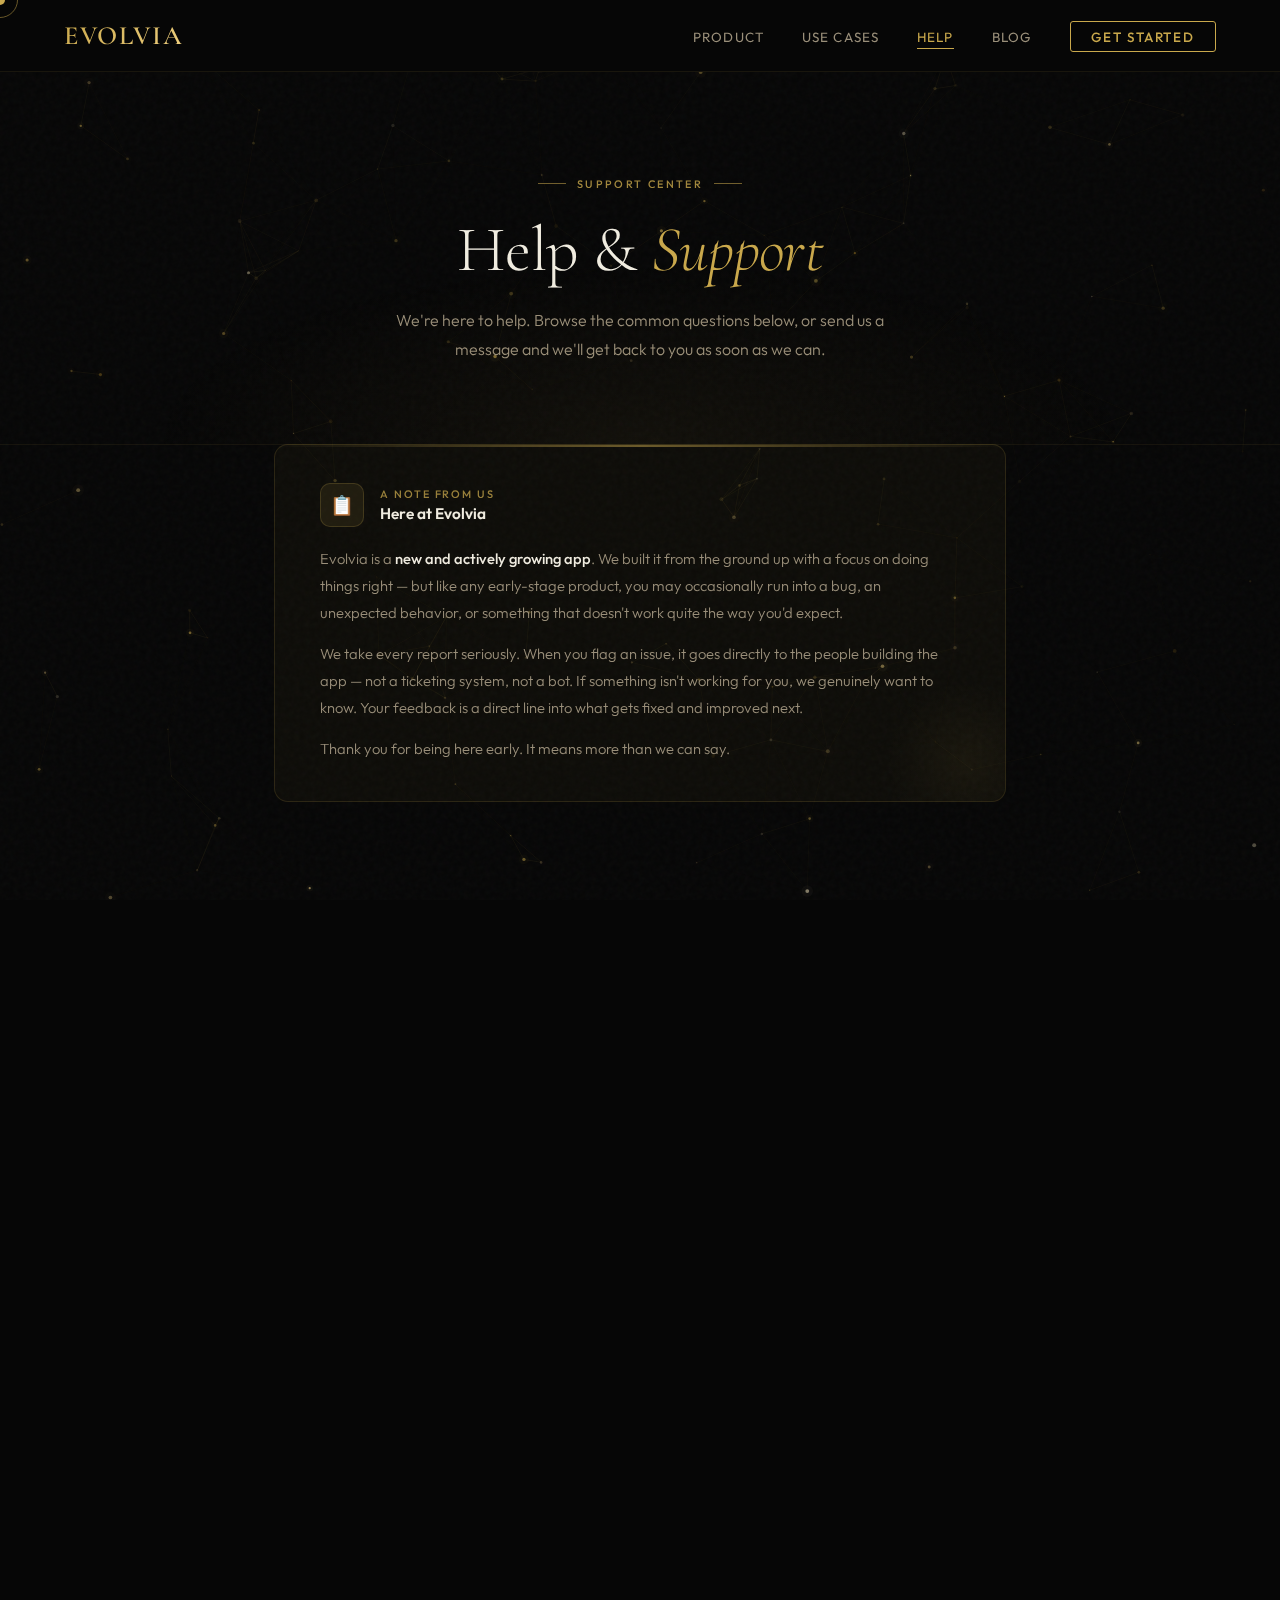
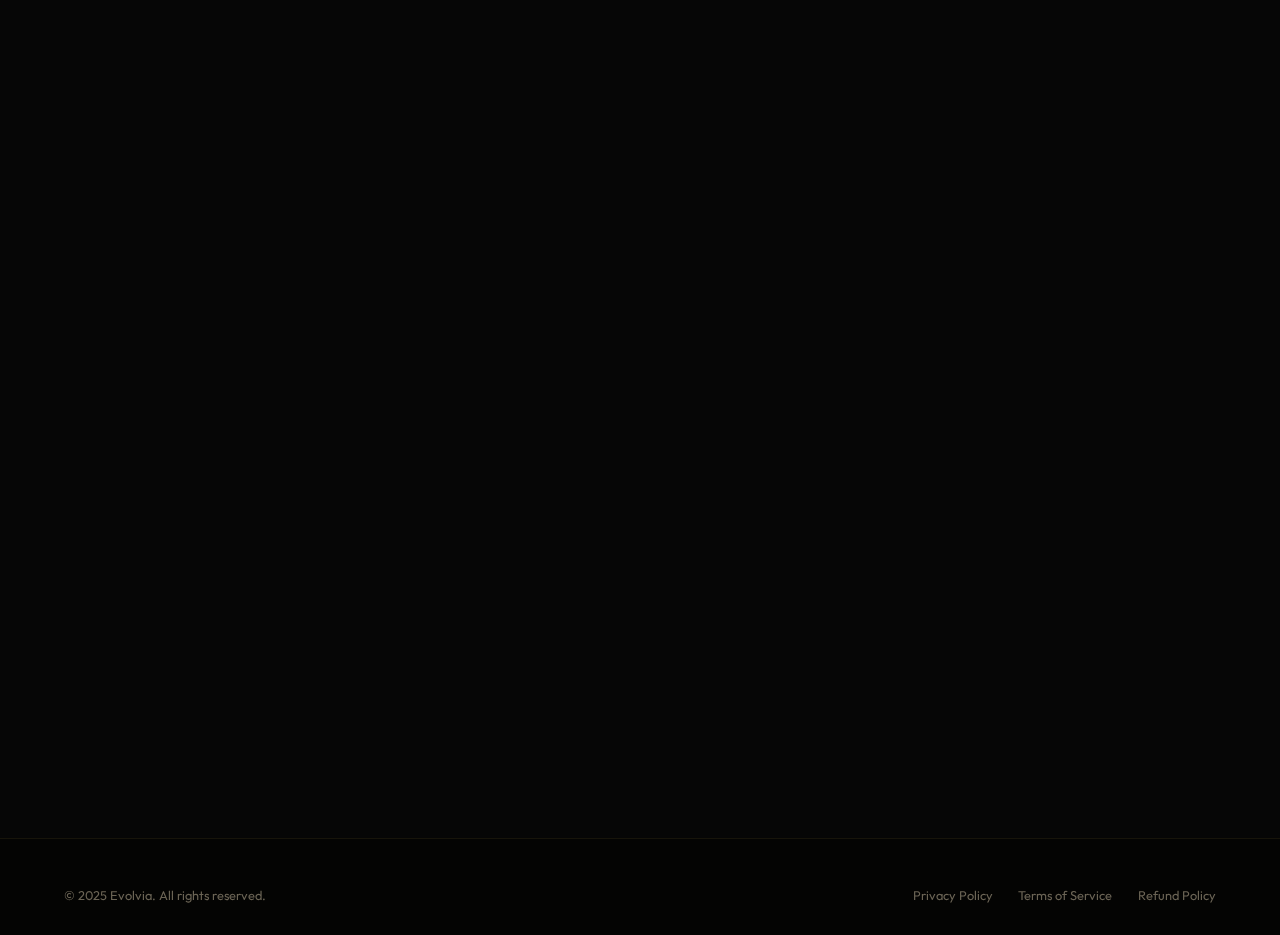
<file: Help.html>
<!DOCTYPE html>
<html lang="en">
<head>
<meta charset="UTF-8">
<meta name="viewport" content="width=device-width, initial-scale=1.0">
<title>Help & Support — Evolvia</title>
<link rel="preconnect" href="https://fonts.googleapis.com">
<link href="https://fonts.googleapis.com/css2?family=Cormorant+Garamond:ital,wght@0,300;0,400;0,600;0,700;1,300;1,400&family=Outfit:wght@300;400;500;600;700&display=swap" rel="stylesheet">
<style>
:root{
  --bg:#060606;--bg2:#0a0a0a;--surface:#111;--surface2:#161616;
  --gold:#c9a84c;--gold2:#f0d080;--gold3:#8a6820;
  --text:#f0ece0;--muted:#6b6455;--muted2:#9a8f7a;
}
*,*::before,*::after{box-sizing:border-box;margin:0;padding:0}
html{scroll-behavior:smooth}
body{background:var(--bg);color:var(--text);font-family:'Outfit',sans-serif;overflow-x:hidden;cursor:none;min-height:100vh}

/* CURSOR */
#cur{position:fixed;width:10px;height:10px;border-radius:50%;background:var(--gold);pointer-events:none;z-index:9999;transform:translate(-50%,-50%);mix-blend-mode:screen}
#cur-ring{position:fixed;width:36px;height:36px;border-radius:50%;border:1px solid rgba(201,168,76,.5);pointer-events:none;z-index:9998;transform:translate(-50%,-50%);transition:width .2s,height .2s,border-color .2s}

/* CANVAS */
#bg-canvas{position:fixed;inset:0;z-index:0;pointer-events:none}

/* GRAIN */
body::after{content:'';position:fixed;inset:0;background-image:url("data:image/svg+xml,%3Csvg viewBox='0 0 200 200' xmlns='http://www.w3.org/2000/svg'%3E%3Cfilter id='n'%3E%3CfeTurbulence type='fractalNoise' baseFrequency='.85' numOctaves='4' stitchTiles='stitch'/%3E%3C/filter%3E%3Crect width='100%25' height='100%25' filter='url(%23n)' opacity='.03'/%3E%3C/svg%3E");z-index:1;pointer-events:none}

/* NAV */
nav{position:fixed;top:0;left:0;right:0;z-index:200;display:flex;align-items:center;justify-content:space-between;padding:0 5%;height:72px;background:rgba(6,6,6,.88);backdrop-filter:blur(24px);-webkit-backdrop-filter:blur(24px);border-bottom:1px solid rgba(201,168,76,.1)}
.nav-logo{font-family:'Cormorant Garamond',serif;font-weight:600;font-size:1.65rem;letter-spacing:.06em;background:linear-gradient(135deg,var(--gold),var(--gold2));-webkit-background-clip:text;-webkit-text-fill-color:transparent;background-clip:text;text-transform:uppercase;text-decoration:none}
.nav-links{display:flex;gap:2.4rem;list-style:none;align-items:center}
.nav-links a{color:var(--muted2);text-decoration:none;font-size:.84rem;font-weight:400;letter-spacing:.08em;text-transform:uppercase;transition:color .2s;position:relative}
.nav-links a::after{content:'';position:absolute;bottom:-4px;left:0;width:0;height:1px;background:var(--gold);transition:width .28s ease}
.nav-links a:hover{color:var(--gold2)}
.nav-links a:hover::after{width:100%}
.nav-links a.active{color:var(--gold)}
.nav-links a.active::after{width:100%}
.nav-cta{background:transparent!important;border:1px solid var(--gold)!important;color:var(--gold)!important;padding:.42rem 1.3rem;border-radius:3px;font-weight:500!important;letter-spacing:.12em!important;transition:all .25s!important}
.nav-cta::after{display:none!important}
.nav-cta:hover{background:var(--gold)!important;color:#000!important}

/* PAGE WRAPPER */
.page{position:relative;z-index:2;padding-top:72px}

/* HERO BANNER */
.help-hero{
  padding:6rem 5% 5rem;
  position:relative;
  overflow:hidden;
  border-bottom:1px solid rgba(201,168,76,.08);
}
.help-hero::before{
  content:'';
  position:absolute;inset:0;
  background:radial-gradient(ellipse 55% 70% at 50% 100%,rgba(201,168,76,.06) 0%,transparent 70%);
  pointer-events:none;
}
.help-hero-inner{max-width:720px;margin:0 auto;text-align:center}
.h-eyebrow{display:inline-flex;align-items:center;gap:.7rem;margin-bottom:1.6rem;animation:fadeUp .6s ease both}
.h-ey-line{width:28px;height:1px;background:var(--gold);opacity:.55}
.h-ey-text{font-size:.68rem;font-weight:500;letter-spacing:.22em;text-transform:uppercase;color:var(--gold);opacity:.8}
.help-title{font-family:'Cormorant Garamond',serif;font-weight:300;font-size:clamp(2.8rem,5vw,4.8rem);line-height:1.06;letter-spacing:-.01em;margin-bottom:1.4rem;animation:fadeUp .6s .08s ease both}
.help-title em{font-style:italic;color:var(--gold)}
.help-sub{font-size:1rem;color:var(--muted2);line-height:1.8;font-weight:300;max-width:540px;margin:0 auto;animation:fadeUp .6s .16s ease both}

/* NOTICE CARD */
.notice-wrap{
  max-width:860px;margin:0 auto;
  padding:0 5% 5rem;
}
.notice-card{
  background:rgba(201,168,76,.04);
  border:1px solid rgba(201,168,76,.16);
  border-radius:14px;
  padding:2.4rem 2.8rem;
  position:relative;
  overflow:hidden;
  margin-top:-1px;
  animation:fadeUp .6s .22s ease both;
}
.notice-card::before{
  content:'';
  position:absolute;top:0;left:0;right:0;
  height:2px;
  background:linear-gradient(90deg,transparent,var(--gold),transparent);
  opacity:.5;
}
.notice-card::after{
  content:'';
  position:absolute;
  bottom:-40px;right:-40px;
  width:160px;height:160px;
  border-radius:50%;
  background:radial-gradient(ellipse,rgba(201,168,76,.06) 0%,transparent 70%);
  pointer-events:none;
}
.notice-header{display:flex;align-items:center;gap:1rem;margin-bottom:1.2rem}
.notice-icon{
  width:44px;height:44px;border-radius:10px;flex-shrink:0;
  background:rgba(201,168,76,.1);border:1px solid rgba(201,168,76,.2);
  display:flex;align-items:center;justify-content:center;font-size:1.2rem;
}
.notice-label{font-size:.68rem;font-weight:500;letter-spacing:.18em;text-transform:uppercase;color:var(--gold);opacity:.75;margin-bottom:.2rem}
.notice-title-sm{font-weight:600;font-size:.96rem;color:var(--text)}
.notice-body{font-size:.92rem;color:var(--muted2);line-height:1.82;font-weight:300}
.notice-body p{margin-bottom:.9rem}
.notice-body p:last-child{margin-bottom:0}
.notice-body strong{color:var(--text);font-weight:500}

/* MAIN GRID */
.help-grid{
  max-width:1100px;margin:0 auto;
  padding:0 5% 7rem;
  display:grid;
  grid-template-columns:1fr 1.15fr;
  gap:3.5rem;
  align-items:start;
}

/* FAQ */
.faq-col{}
.col-label{display:flex;align-items:center;gap:.6rem;margin-bottom:1.8rem}
.cl-line{width:24px;height:1px;background:var(--gold);opacity:.5}
.cl-text{font-size:.66rem;font-weight:500;letter-spacing:.2em;text-transform:uppercase;color:var(--gold);opacity:.7}
.col-title{font-family:'Cormorant Garamond',serif;font-weight:300;font-size:2rem;line-height:1.1;margin-bottom:2rem;letter-spacing:-.01em}
.col-title em{font-style:italic;color:var(--gold)}

.faq-list{display:flex;flex-direction:column;gap:.6rem}
.faq-item{
  background:rgba(201,168,76,.03);
  border:1px solid rgba(201,168,76,.08);
  border-radius:10px;
  overflow:hidden;
  transition:border-color .25s;
}
.faq-item:hover{border-color:rgba(201,168,76,.18)}
.faq-q{
  width:100%;background:none;border:none;
  display:flex;justify-content:space-between;align-items:center;
  padding:1.2rem 1.4rem;
  cursor:pointer;
  color:var(--text);font-family:'Outfit',sans-serif;font-size:.9rem;font-weight:500;
  text-align:left;gap:1rem;
}
.faq-q:hover{color:var(--gold2)}
.faq-arrow{font-size:.7rem;color:var(--gold);flex-shrink:0;transition:transform .3s ease;opacity:.7}
.faq-item.open .faq-arrow{transform:rotate(180deg);opacity:1}
.faq-a{
  max-height:0;overflow:hidden;
  transition:max-height .4s ease, padding .3s ease;
  font-size:.86rem;color:var(--muted2);line-height:1.75;font-weight:300;
  padding:0 1.4rem;
}
.faq-item.open .faq-a{max-height:200px;padding:.1rem 1.4rem 1.3rem}

/* CONTACT FORM */
.form-col{}
.form-card{
  background:var(--surface);
  border:1px solid rgba(201,168,76,.1);
  border-radius:14px;
  padding:2.6rem 2.4rem;
  position:relative;
  overflow:hidden;
}
.form-card::before{
  content:'';
  position:absolute;top:0;left:0;right:0;height:2px;
  background:linear-gradient(90deg,transparent,var(--gold),transparent);
  opacity:.4;
}
.form-intro{font-size:.88rem;color:var(--muted2);line-height:1.7;font-weight:300;margin-bottom:2rem}
.form-intro a{color:var(--gold);text-decoration:none}
.form-intro a:hover{color:var(--gold2)}

.form-group{margin-bottom:1.3rem}
.form-label{display:block;font-size:.72rem;font-weight:500;letter-spacing:.1em;text-transform:uppercase;color:var(--muted2);margin-bottom:.55rem}
.form-input,.form-select,.form-textarea{
  width:100%;
  background:rgba(255,255,255,.03);
  border:1px solid rgba(201,168,76,.12);
  border-radius:8px;
  padding:.82rem 1.1rem;
  color:var(--text);
  font-family:'Outfit',sans-serif;font-size:.9rem;font-weight:300;
  outline:none;
  transition:border-color .22s,background .22s,box-shadow .22s;
  -webkit-appearance:none;
}
.form-input::placeholder,.form-textarea::placeholder{color:var(--muted);opacity:.6}
.form-input:focus,.form-select:focus,.form-textarea:focus{
  border-color:rgba(201,168,76,.45);
  background:rgba(201,168,76,.04);
  box-shadow:0 0 0 3px rgba(201,168,76,.07);
}
.form-select{cursor:pointer;background-image:url("data:image/svg+xml,%3Csvg xmlns='http://www.w3.org/2000/svg' width='12' height='12' viewBox='0 0 24 24' fill='none' stroke='%23c9a84c' stroke-width='2'%3E%3Cpath d='m6 9 6 6 6-6'/%3E%3C/svg%3E");background-repeat:no-repeat;background-position:right 1rem center;padding-right:2.5rem;color:var(--text)}
.form-select option{background:#111;color:var(--text)}
.form-textarea{resize:vertical;min-height:130px;line-height:1.65}
.form-row{display:grid;grid-template-columns:1fr 1fr;gap:1rem}

.char-count{font-size:.68rem;color:var(--muted);text-align:right;margin-top:.35rem}

.submit-btn{
  width:100%;
  padding:1rem 2rem;
  border-radius:8px;
  border:none;
  background:linear-gradient(135deg,var(--gold3),var(--gold));
  color:#000;
  font-family:'Outfit',sans-serif;font-size:.9rem;font-weight:600;
  letter-spacing:.06em;cursor:pointer;
  transition:transform .2s,box-shadow .2s,opacity .2s;
  display:flex;align-items:center;justify-content:center;gap:.6rem;
  margin-top:.6rem;
}
.submit-btn:hover{transform:translateY(-2px);box-shadow:0 10px 36px rgba(201,168,76,.3)}
.submit-btn:active{transform:translateY(0)}
.submit-btn:disabled{opacity:.5;cursor:not-allowed;transform:none}

.form-note{font-size:.72rem;color:var(--muted);text-align:center;margin-top:.9rem;line-height:1.6}
.form-note a{color:var(--gold);text-decoration:none}
.form-note a:hover{color:var(--gold2)}

/* SUCCESS STATE */
.success-msg{
  display:none;
  text-align:center;padding:2.5rem 1rem;
}
.success-msg.show{display:block}
.success-icon{font-size:2.8rem;margin-bottom:1rem}
.success-title{font-family:'Cormorant Garamond',serif;font-size:1.8rem;font-weight:600;color:var(--gold);margin-bottom:.7rem}
.success-sub{font-size:.9rem;color:var(--muted2);font-weight:300;line-height:1.7}

/* DIRECT CONTACT */
.direct-contact{
  max-width:1100px;margin:0 auto;
  padding:0 5% 7rem;
  display:grid;grid-template-columns:repeat(3,1fr);gap:1.5rem;
}
.dc-card{
  background:rgba(201,168,76,.03);
  border:1px solid rgba(201,168,76,.09);
  border-radius:12px;padding:1.8rem 1.6rem;
  text-decoration:none;
  transition:border-color .25s,transform .25s,background .25s;
  display:block;
}
.dc-card:hover{border-color:rgba(201,168,76,.22);transform:translateY(-4px);background:rgba(201,168,76,.05)}
.dc-icon{font-size:1.6rem;margin-bottom:.9rem}
.dc-title{font-weight:600;font-size:.92rem;margin-bottom:.4rem;color:var(--text)}
.dc-desc{font-size:.82rem;color:var(--muted2);line-height:1.65;font-weight:300;margin-bottom:.8rem}
.dc-link{font-size:.8rem;color:var(--gold);font-weight:500;letter-spacing:.03em}

/* FOOTER */
footer{position:relative;z-index:2;background:rgba(4,4,3,.98);border-top:1px solid rgba(201,168,76,.1);padding:3rem 5% 2rem}
.footer-bottom{display:flex;justify-content:space-between;align-items:center;flex-wrap:wrap;gap:1rem;color:var(--muted);font-size:.8rem}
.footer-bottom a{color:var(--muted);text-decoration:none;transition:color .2s}
.footer-bottom a:hover{color:var(--gold)}
.footer-links{display:flex;gap:1.6rem}

@keyframes fadeUp{from{opacity:0;transform:translateY(24px)}to{opacity:1;transform:translateY(0)}}
.reveal{opacity:0;transform:translateY(28px);transition:opacity .6s ease,transform .6s ease}
.reveal.visible{opacity:1;transform:translateY(0)}

@media(max-width:820px){
  .help-grid{grid-template-columns:1fr}
  .direct-contact{grid-template-columns:1fr}
  .form-row{grid-template-columns:1fr}
  .nav-links{display:none}
}
</style>
</head>
<body>

<div id="cur"></div>
<div id="cur-ring"></div>
<canvas id="bg-canvas"></canvas>

<!-- NAV -->
<nav>
  <a href="index.html" class="nav-logo">Evolvia</a>
  <ul class="nav-links">
    <li><a href="index.html#focus">Product</a></li>
    <li><a href="index.html#insights">Use Cases</a></li>
    <li><a href="help.html" class="active">Help</a></li>
    <li><a href="index.html#proof">Blog</a></li>
    <li><a href="index.html#cta" class="nav-cta">Get Started</a></li>
  </ul>
</nav>

<div class="page">

  <!-- HERO -->
  <div class="help-hero">
    <div class="help-hero-inner">
      <div class="h-eyebrow">
        <span class="h-ey-line"></span>
        <span class="h-ey-text">Support Center</span>
        <span class="h-ey-line"></span>
      </div>
      <h1 class="help-title">Help &amp; <em>Support</em></h1>
      <p class="help-sub">We're here to help. Browse the common questions below, or send us a message and we'll get back to you as soon as we can.</p>
    </div>
  </div>

  <!-- NOTICE CARD -->
  <div class="notice-wrap">
    <div class="notice-card reveal">
      <div class="notice-header">
        <div class="notice-icon">📋</div>
        <div>
          <div class="notice-label">A Note From Us</div>
          <div class="notice-title-sm">Here at Evolvia</div>
        </div>
      </div>
      <div class="notice-body">
        <p>Evolvia is a <strong>new and actively growing app</strong>. We built it from the ground up with a focus on doing things right — but like any early-stage product, you may occasionally run into a bug, an unexpected behavior, or something that doesn't work quite the way you'd expect.</p>
        <p>We take every report seriously. When you flag an issue, it goes directly to the people building the app — not a ticketing system, not a bot. If something isn't working for you, we genuinely want to know. Your feedback is a direct line into what gets fixed and improved next.</p>
        <p>Thank you for being here early. It means more than we can say.</p>
      </div>
    </div>
  </div>

  <!-- MAIN GRID: FAQ + FORM -->
  <div class="help-grid">

    <!-- FAQ -->
    <div class="faq-col reveal">
      <div class="col-label"><span class="cl-line"></span><span class="cl-text">Common Questions</span></div>
      <h2 class="col-title">Frequently<br><em>Asked</em></h2>
      <div class="faq-list">

        <div class="faq-item">
          <button class="faq-q">
            Is Evolvia free to download?
            <span class="faq-arrow">▼</span>
          </button>
          <div class="faq-a">Yes — Evolvia is free to download on Android with no upfront cost. Some features may be expanded in future updates, but the core app is fully free to use.</div>
        </div>

        <div class="faq-item">
          <button class="faq-q">
            What is Strict Mode?
            <span class="faq-arrow">▼</span>
          </button>
          <div class="faq-a">Strict Mode blocks distracting apps and notifications during a focus session. Once active, it cannot be overridden until the session ends — keeping you accountable when it matters most.</div>
        </div>

        <div class="faq-item">
          <button class="faq-q">
            What is Locked Mode, and how is it different?
            <span class="faq-arrow">▼</span>
          </button>
          <div class="faq-a">Locked Mode goes further than Strict Mode — it restricts access to your entire device except for apps you've explicitly allowed. It's designed for deep focus blocks, study sessions, or any time you need full separation from distraction.</div>
        </div>

        <div class="faq-item">
          <button class="faq-q">
            I found a bug. What should I do?
            <span class="faq-arrow">▼</span>
          </button>
          <div class="faq-a">Use the form on this page or email us directly at support@evolvia-app.com. The more detail you can share — what happened, what you expected, and what device you're on — the faster we can investigate and resolve it.</div>
        </div>

        <div class="faq-item">
          <button class="faq-q">
            When is the iOS version coming?
            <span class="faq-arrow">▼</span>
          </button>
          <div class="faq-a">We're actively working on bringing Evolvia to iOS. We don't have a fixed release date yet, but it's a priority. Follow us on social media or check back here for updates.</div>
        </div>

        <div class="faq-item">
          <button class="faq-q">
            How is my usage data handled?
            <span class="faq-arrow">▼</span>
          </button>
          <div class="faq-a">Your usage data stays on your device. Evolvia does not sell or share your personal data with third parties. You can review our full Privacy Policy for details.</div>
        </div>

        <div class="faq-item">
          <button class="faq-q">
            Can I request a refund?
            <span class="faq-arrow">▼</span>
          </button>
          <div class="faq-a">Yes. Refund requests are handled on a case-by-case basis. Reach out to us at support@evolvia-app.com with your order details and we'll review your request promptly.</div>
        </div>

      </div>
    </div>

    <!-- CONTACT FORM -->
    <div class="form-col reveal" style="transition-delay:.12s">
      <div class="col-label"><span class="cl-line"></span><span class="cl-text">Send a Message</span></div>
      <h2 class="col-title">Get in<br><em>Touch</em></h2>

      <div class="form-card">
        <p class="form-intro">Fill out the form below and your message will be sent directly to <a href="mailto:support@evolvia-app.com">support@evolvia-app.com</a>. We aim to respond within 1–2 business days.</p>

        <div id="contactForm">
          <div class="form-row">
            <div class="form-group">
              <label class="form-label" for="fname">First Name</label>
              <input class="form-input" type="text" id="fname" placeholder="Jordan" autocomplete="given-name">
            </div>
            <div class="form-group">
              <label class="form-label" for="lname">Last Name</label>
              <input class="form-input" type="text" id="lname" placeholder="Smith" autocomplete="family-name">
            </div>
          </div>

          <div class="form-group">
            <label class="form-label" for="email">Email Address</label>
            <input class="form-input" type="email" id="email" placeholder="you@example.com" autocomplete="email">
          </div>

          <div class="form-group">
            <label class="form-label" for="category">Category</label>
            <select class="form-select" id="category">
              <option value="" disabled selected>Select a topic</option>
              <option value="bug">Bug Report</option>
              <option value="feature">Feature Suggestion</option>
              <option value="account">Account Issue</option>
              <option value="refund">Refund Request</option>
              <option value="feedback">General Feedback</option>
              <option value="other">Other</option>
            </select>
          </div>

          <div class="form-group">
            <label class="form-label" for="subject">Subject</label>
            <input class="form-input" type="text" id="subject" placeholder="Brief summary of your message">
          </div>

          <div class="form-group">
            <label class="form-label" for="message">Message</label>
            <textarea class="form-textarea" id="message" placeholder="Describe your issue, suggestion, or question in as much detail as you'd like..." maxlength="1000" oninput="updateCount(this)"></textarea>
            <div class="char-count"><span id="charCount">0</span> / 1000</div>
          </div>

          <div class="form-group">
            <label class="form-label" for="device">Device (optional)</label>
            <input class="form-input" type="text" id="device" placeholder="e.g. Samsung Galaxy S23, Android 14">
          </div>

          <button class="submit-btn" id="submitBtn" onclick="submitForm()">
            <svg width="16" height="16" viewBox="0 0 24 24" fill="none" stroke="currentColor" stroke-width="2.5"><path d="m22 2-11 11M22 2 15 22l-4-9-9-4 20-7z"/></svg>
            Send Message
          </button>
          <p class="form-note">Your message is sent directly to our team. We do not use third-party ticketing software. <br>You can also email us directly at <a href="mailto:support@evolvia-app.com">support@evolvia-app.com</a>.</p>
        </div>

        <!-- SUCCESS STATE -->
        <div class="success-msg" id="successMsg">
          <div class="success-icon">✉️</div>
          <div class="success-title">Message Sent</div>
          <div class="success-sub">Thanks for reaching out. We've received your message and will follow up at your email address within 1–2 business days.<br><br>In the meantime, feel free to browse the FAQ above.</div>
        </div>

      </div>
    </div>

  </div>

  <!-- DIRECT CONTACT CARDS -->
  <div class="direct-contact">
    <a href="mailto:support@evolvia-app.com" class="dc-card reveal">
      <div class="dc-icon">📧</div>
      <div class="dc-title">Email Support</div>
      <div class="dc-desc">For bugs, account issues, refund requests, or anything that needs a direct answer from our team.</div>
      <div class="dc-link">support@evolvia-app.com</div>
    </a>
    <a href="mailto:feedback@evolvia-app.com" class="dc-card reveal" style="transition-delay:.1s">
      <div class="dc-icon">💡</div>
      <div class="dc-title">Share Feedback</div>
      <div class="dc-desc">Have an idea, a suggestion, or something you'd like to see in the app? We read every message.</div>
      <div class="dc-link">feedback@evolvia-app.com</div>
    </a>
    <a href="https://instagram.com" target="_blank" class="dc-card reveal" style="transition-delay:.2s">
      <div class="dc-icon">📱</div>
      <div class="dc-title">Social Media</div>
      <div class="dc-desc">Follow us for updates, announcements, and the occasional behind-the-scenes look at what's coming next.</div>
      <div class="dc-link">@evolvia on Instagram & TikTok</div>
    </a>
  </div>

</div><!-- end .page -->

<!-- FOOTER -->
<footer>
  <div class="footer-bottom">
    <span>© 2025 Evolvia. All rights reserved.</span>
    <div class="footer-links">
      <a href="#">Privacy Policy</a>
      <a href="#">Terms of Service</a>
      <a href="#">Refund Policy</a>
    </div>
  </div>
</footer>

<script>
// CURSOR
const cur=document.getElementById('cur'),ring=document.getElementById('cur-ring');
let mx=0,my=0,rx=0,ry=0;
document.addEventListener('mousemove',e=>{mx=e.clientX;my=e.clientY;cur.style.left=mx+'px';cur.style.top=my+'px'});
(function ar(){rx+=(mx-rx)*.12;ry+=(my-ry)*.12;ring.style.left=rx+'px';ring.style.top=ry+'px';requestAnimationFrame(ar)})();
document.querySelectorAll('a,button,.dc-card,.faq-item').forEach(el=>{
  el.addEventListener('mouseenter',()=>{ring.style.width='52px';ring.style.height='52px';ring.style.borderColor='rgba(201,168,76,.8)'});
  el.addEventListener('mouseleave',()=>{ring.style.width='36px';ring.style.height='36px';ring.style.borderColor='rgba(201,168,76,.5)'});
});

// NEURAL CANVAS
const canvas=document.getElementById('bg-canvas');
const ctx=canvas.getContext('2d');
let W,H,particles=[],mouse={x:-9999,y:-9999},mvx=0,mvy=0,lmx=0,lmy=0,clicks=[];
function resize(){W=canvas.width=window.innerWidth;H=canvas.height=window.innerHeight}
resize();
window.addEventListener('resize',()=>{resize();init()});
document.addEventListener('mousemove',e=>{mvx=e.clientX-lmx;mvy=e.clientY-lmy;lmx=mouse.x=e.clientX;lmy=mouse.y=e.clientY});
document.addEventListener('click',e=>{clicks.push({x:e.clientX,y:e.clientY,r:0,life:1})});

class Particle{
  constructor(){this.reset(true)}
  reset(r){
    this.x=r?Math.random()*W:(Math.random()>0.5?Math.random()*W:(Math.random()<0.5?-5:W+5));
    this.y=r?Math.random()*H:(Math.random()>0.5?Math.random()*H:(Math.random()<0.5?-5:H+5));
    this.vx=(Math.random()-.5)*.5;this.vy=(Math.random()-.5)*.5;
    this.radius=Math.random()*1.6+.4;
    const t=Math.random();
    this.color=t<.55?'201,168,76':t<.75?'240,208,128':t<.9?'138,104,32':'255,240,200';
    this.alpha=Math.random()*.5+.1;this.tw=Math.random()*Math.PI*2;this.tws=Math.random()*.04+.01;
  }
  update(){
    this.tw+=this.tws;this.x+=this.vx;this.y+=this.vy;
    const dx=this.x-mouse.x,dy=this.y-mouse.y,d=Math.sqrt(dx*dx+dy*dy);
    if(d<170){const f=(170-d)/170,sp=Math.sqrt(mvx*mvx+mvy*mvy),b=Math.min(sp*.04,2);this.vx+=(dx/d)*f*(.5+b);this.vy+=(dy/d)*f*(.5+b)}
    clicks.forEach(c=>{const cdx=c.x-this.x,cdy=c.y-this.y,cd=Math.sqrt(cdx*cdx+cdy*cdy);if(cd<280&&cd>1){const f=(280-cd)/280*2*c.life;this.vx+=(cdx/cd)*f*.5;this.vy+=(cdy/cd)*f*.5}});
    this.vx*=.991;this.vy*=.991;
    if(this.x<-20||this.x>W+20||this.y<-20||this.y>H+20)this.reset(false);
  }
  draw(){
    const a=this.alpha*(.7+.3*Math.sin(this.tw));
    ctx.beginPath();ctx.arc(this.x,this.y,this.radius,0,Math.PI*2);ctx.fillStyle=`rgba(${this.color},${a})`;ctx.fill();
    if(this.alpha>.38){ctx.beginPath();ctx.arc(this.x,this.y,this.radius*3,0,Math.PI*2);ctx.fillStyle=`rgba(${this.color},${a*.07})`;ctx.fill()}
  }
}
class Spark{
  constructor(x,y,vx,vy){this.x=x;this.y=y;this.vx=vx*(Math.random()*2.5+.5)+(Math.random()-.5)*4;this.vy=vy*(Math.random()*2.5+.5)+(Math.random()-.5)*4;this.life=1;this.decay=Math.random()*.07+.04;this.r=Math.random()*2+.5}
  update(){this.x+=this.vx;this.y+=this.vy;this.vx*=.93;this.vy*=.93;this.life-=this.decay}
  draw(){ctx.beginPath();ctx.arc(this.x,this.y,this.r,0,Math.PI*2);ctx.fillStyle=`rgba(201,168,76,${this.life*.8})`;ctx.fill()}
}
let sparks=[];
document.addEventListener('mousemove',e=>{const sp=Math.sqrt(mvx*mvx+mvy*mvy);if(sp>9)for(let i=0;i<Math.min(Math.floor(sp/4),5);i++)sparks.push(new Spark(e.clientX,e.clientY,mvx*.1,mvy*.1))});
document.addEventListener('click',e=>{for(let i=0;i<14;i++)sparks.push(new Spark(e.clientX,e.clientY,(Math.random()-.5)*8,(Math.random()-.5)*8))});
function init(){particles=Array.from({length:Math.min(Math.floor(W*H/8000),160)},()=>new Particle())}
function drawConns(){
  const maxD=130;
  for(let i=0;i<particles.length;i++){
    for(let j=i+1;j<particles.length;j++){const dx=particles[i].x-particles[j].x,dy=particles[i].y-particles[j].y,d2=dx*dx+dy*dy;if(d2<maxD*maxD){const d=Math.sqrt(d2);ctx.beginPath();ctx.moveTo(particles[i].x,particles[i].y);ctx.lineTo(particles[j].x,particles[j].y);ctx.strokeStyle=`rgba(201,168,76,${(1-d/maxD)*.13})`;ctx.lineWidth=.6;ctx.stroke()}}
    const dx=particles[i].x-mouse.x,dy=particles[i].y-mouse.y,d=Math.sqrt(dx*dx+dy*dy);
    if(d<190){const a=(1-d/190)*.5,gr=ctx.createLinearGradient(particles[i].x,particles[i].y,mouse.x,mouse.y);gr.addColorStop(0,`rgba(201,168,76,${a})`);gr.addColorStop(1,`rgba(240,208,128,${a*.3})`);ctx.beginPath();ctx.moveTo(particles[i].x,particles[i].y);ctx.lineTo(mouse.x,mouse.y);ctx.strokeStyle=gr;ctx.lineWidth=.85;ctx.stroke()}
  }
}
function drawRipples(){
  clicks=clicks.filter(c=>c.life>0);
  clicks.forEach(c=>{c.r+=8;c.life-=.025;ctx.beginPath();ctx.arc(c.x,c.y,c.r,0,Math.PI*2);ctx.strokeStyle=`rgba(201,168,76,${c.life*.45})`;ctx.lineWidth=1.5;ctx.stroke();if(c.r>60){ctx.beginPath();ctx.arc(c.x,c.y,c.r*1.4,0,Math.PI*2);ctx.strokeStyle=`rgba(240,208,128,${c.life*.18})`;ctx.lineWidth=.8;ctx.stroke()}});
}
function drawGlow(){if(mouse.x<0)return;const g=ctx.createRadialGradient(mouse.x,mouse.y,0,mouse.x,mouse.y,130);g.addColorStop(0,'rgba(201,168,76,0.06)');g.addColorStop(1,'rgba(201,168,76,0)');ctx.fillStyle=g;ctx.fillRect(0,0,W,H)}
function loop(){ctx.clearRect(0,0,W,H);drawGlow();drawConns();drawRipples();particles.forEach(p=>{p.update();p.draw()});sparks=sparks.filter(s=>s.life>0);sparks.forEach(s=>{s.update();s.draw()});requestAnimationFrame(loop)}
init();loop();

// FAQ ACCORDION
document.querySelectorAll('.faq-q').forEach(btn=>{
  btn.addEventListener('click',()=>{
    const item=btn.closest('.faq-item');
    const isOpen=item.classList.contains('open');
    document.querySelectorAll('.faq-item.open').forEach(i=>i.classList.remove('open'));
    if(!isOpen)item.classList.add('open');
  });
});

// CHAR COUNTER
function updateCount(el){
  document.getElementById('charCount').textContent=el.value.length;
}

// FORM SUBMIT — opens mailto with prefilled content
function submitForm(){
  const fname=document.getElementById('fname').value.trim();
  const lname=document.getElementById('lname').value.trim();
  const email=document.getElementById('email').value.trim();
  const category=document.getElementById('category').value;
  const subject=document.getElementById('subject').value.trim();
  const message=document.getElementById('message').value.trim();
  const device=document.getElementById('device').value.trim();

  if(!email||!subject||!message){
    // Shake empty required fields
    ['email','subject','message'].forEach(id=>{
      const el=document.getElementById(id);
      if(!el.value.trim()){el.style.borderColor='rgba(255,100,80,.5)';setTimeout(()=>el.style.borderColor='',2000)}
    });
    return;
  }

  const fullName=(fname+' '+lname).trim()||'Not provided';
  const catLabel={bug:'Bug Report',feature:'Feature Suggestion',account:'Account Issue',refund:'Refund Request',feedback:'General Feedback',other:'Other'}[category]||'Not selected';

  const body=`Name: ${fullName}
From: ${email}
Category: ${catLabel}
Device: ${device||'Not provided'}

---

${message}`;

  const mailtoLink=`mailto:support@evolvia-app.com?subject=${encodeURIComponent('Evolvia Support: '+subject)}&body=${encodeURIComponent(body)}`;

  window.location.href=mailtoLink;

  // Show success state after short delay
  setTimeout(()=>{
    document.getElementById('contactForm').style.display='none';
    document.getElementById('successMsg').classList.add('show');
  },800);
}

// SCROLL REVEAL
const obs=new IntersectionObserver(entries=>entries.forEach(e=>{if(e.isIntersecting)e.target.classList.add('visible')}),{threshold:.1});
document.querySelectorAll('.reveal').forEach(el=>obs.observe(el));
</script>
</body>
</html>
</file>
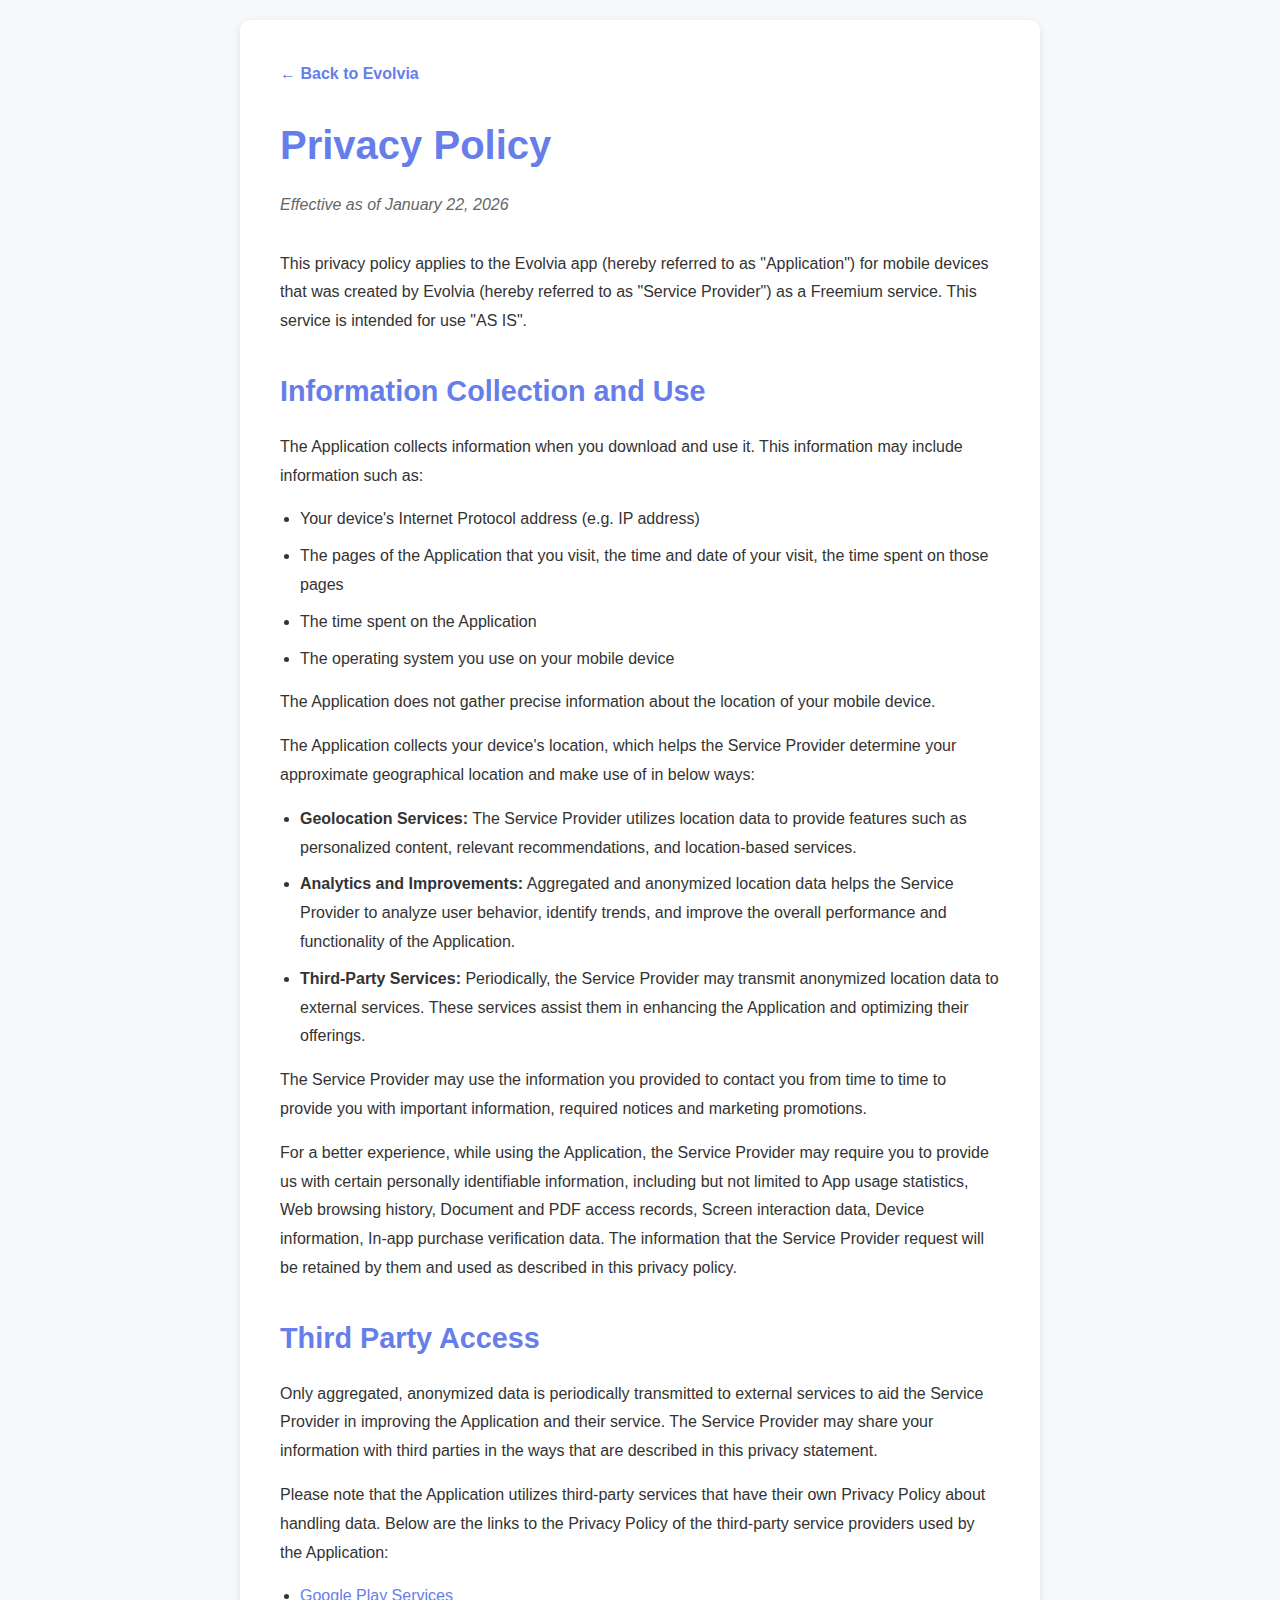
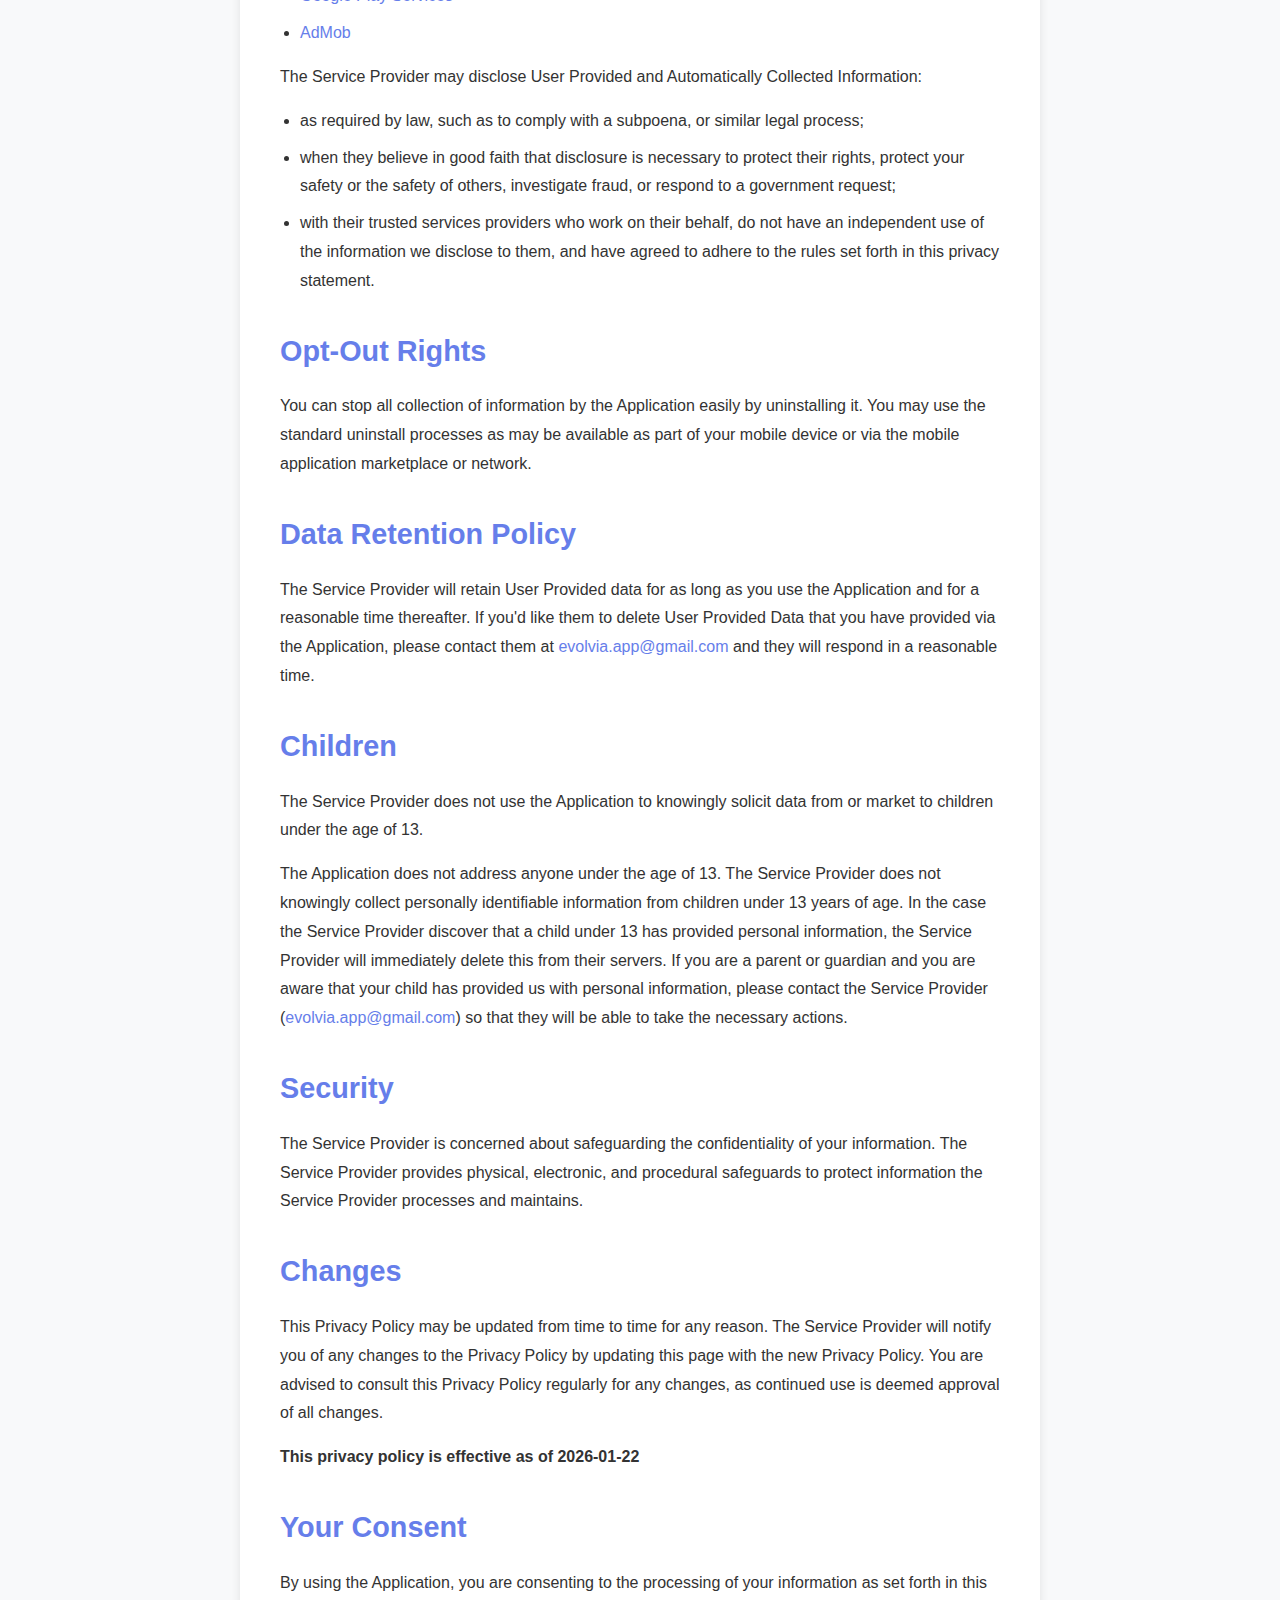
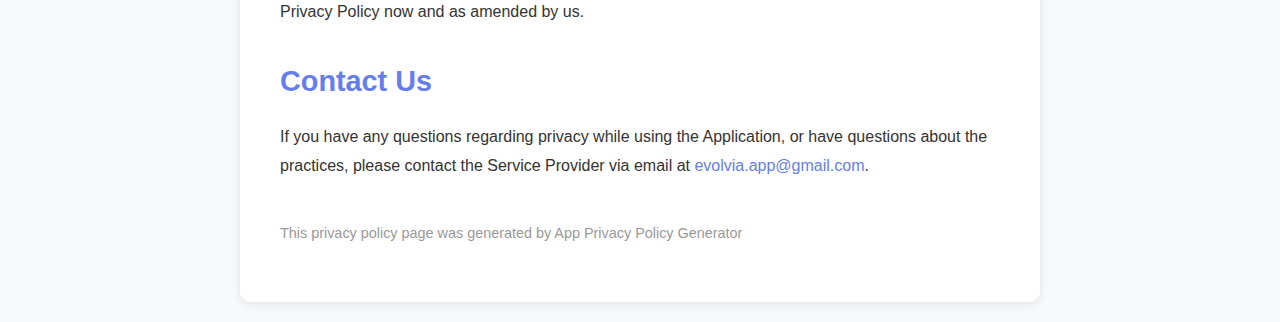
<file: privacy-policy.html>
<!DOCTYPE html>
<html lang="en">
<head>
    <meta charset="UTF-8">
    <meta name="viewport" content="width=device-width, initial-scale=1.0">
    <title>Privacy Policy - Evolvia</title>
    <style>
        * {
            margin: 0;
            padding: 0;
            box-sizing: border-box;
        }
        
        body {
            font-family: -apple-system, BlinkMacSystemFont, 'Segoe UI', Arial, sans-serif;
            line-height: 1.8;
            color: #333;
            background: #f8f9fa;
            padding: 20px;
        }
        
        .container {
            max-width: 800px;
            margin: 0 auto;
            background: white;
            padding: 40px;
            border-radius: 10px;
            box-shadow: 0 2px 10px rgba(0,0,0,0.1);
        }
        
        h1 {
            color: #667eea;
            font-size: 2.5rem;
            margin-bottom: 10px;
        }
        
        h2 {
            color: #667eea;
            font-size: 1.8rem;
            margin-top: 30px;
            margin-bottom: 15px;
        }
        
        p {
            margin-bottom: 15px;
        }
        
        ul {
            margin-left: 20px;
            margin-bottom: 15px;
        }
        
        li {
            margin-bottom: 8px;
        }
        
        a {
            color: #667eea;
            text-decoration: none;
        }
        
        a:hover {
            text-decoration: underline;
        }
        
        .effective-date {
            color: #666;
            font-style: italic;
            margin-bottom: 30px;
        }
        
        .back-link {
            display: inline-block;
            margin-bottom: 20px;
            color: #667eea;
            text-decoration: none;
            font-weight: 600;
        }
        
        .back-link:hover {
            text-decoration: underline;
        }
    </style>
</head>
<body>
    <div class="container">
        <a href="/" class="back-link">← Back to Evolvia</a>
        
        <h1>Privacy Policy</h1>
        <p class="effective-date">Effective as of January 22, 2026</p>
        
        <p>This privacy policy applies to the Evolvia app (hereby referred to as "Application") for mobile devices that was created by Evolvia (hereby referred to as "Service Provider") as a Freemium service. This service is intended for use "AS IS".</p>

        <h2>Information Collection and Use</h2>
        <p>The Application collects information when you download and use it. This information may include information such as:</p>
        <ul>
            <li>Your device's Internet Protocol address (e.g. IP address)</li>
            <li>The pages of the Application that you visit, the time and date of your visit, the time spent on those pages</li>
            <li>The time spent on the Application</li>
            <li>The operating system you use on your mobile device</li>
        </ul>

        <p>The Application does not gather precise information about the location of your mobile device.</p>

        <p>The Application collects your device's location, which helps the Service Provider determine your approximate geographical location and make use of in below ways:</p>
        <ul>
            <li><strong>Geolocation Services:</strong> The Service Provider utilizes location data to provide features such as personalized content, relevant recommendations, and location-based services.</li>
            <li><strong>Analytics and Improvements:</strong> Aggregated and anonymized location data helps the Service Provider to analyze user behavior, identify trends, and improve the overall performance and functionality of the Application.</li>
            <li><strong>Third-Party Services:</strong> Periodically, the Service Provider may transmit anonymized location data to external services. These services assist them in enhancing the Application and optimizing their offerings.</li>
        </ul>

        <p>The Service Provider may use the information you provided to contact you from time to time to provide you with important information, required notices and marketing promotions.</p>

        <p>For a better experience, while using the Application, the Service Provider may require you to provide us with certain personally identifiable information, including but not limited to App usage statistics, Web browsing history, Document and PDF access records, Screen interaction data, Device information, In-app purchase verification data. The information that the Service Provider request will be retained by them and used as described in this privacy policy.</p>

        <h2>Third Party Access</h2>
        <p>Only aggregated, anonymized data is periodically transmitted to external services to aid the Service Provider in improving the Application and their service. The Service Provider may share your information with third parties in the ways that are described in this privacy statement.</p>

        <p>Please note that the Application utilizes third-party services that have their own Privacy Policy about handling data. Below are the links to the Privacy Policy of the third-party service providers used by the Application:</p>
        <ul>
            <li><a href="https://www.google.com/policies/privacy/" target="_blank">Google Play Services</a></li>
            <li><a href="https://support.google.com/admob/answer/6128543?hl=en" target="_blank">AdMob</a></li>
        </ul>

        <p>The Service Provider may disclose User Provided and Automatically Collected Information:</p>
        <ul>
            <li>as required by law, such as to comply with a subpoena, or similar legal process;</li>
            <li>when they believe in good faith that disclosure is necessary to protect their rights, protect your safety or the safety of others, investigate fraud, or respond to a government request;</li>
            <li>with their trusted services providers who work on their behalf, do not have an independent use of the information we disclose to them, and have agreed to adhere to the rules set forth in this privacy statement.</li>
        </ul>

        <h2>Opt-Out Rights</h2>
        <p>You can stop all collection of information by the Application easily by uninstalling it. You may use the standard uninstall processes as may be available as part of your mobile device or via the mobile application marketplace or network.</p>

        <h2>Data Retention Policy</h2>
        <p>The Service Provider will retain User Provided data for as long as you use the Application and for a reasonable time thereafter. If you'd like them to delete User Provided Data that you have provided via the Application, please contact them at <a href="mailto:evolvia.app@gmail.com">evolvia.app@gmail.com</a> and they will respond in a reasonable time.</p>

        <h2>Children</h2>
        <p>The Service Provider does not use the Application to knowingly solicit data from or market to children under the age of 13.</p>

        <p>The Application does not address anyone under the age of 13. The Service Provider does not knowingly collect personally identifiable information from children under 13 years of age. In the case the Service Provider discover that a child under 13 has provided personal information, the Service Provider will immediately delete this from their servers. If you are a parent or guardian and you are aware that your child has provided us with personal information, please contact the Service Provider (<a href="mailto:evolvia.app@gmail.com">evolvia.app@gmail.com</a>) so that they will be able to take the necessary actions.</p>

        <h2>Security</h2>
        <p>The Service Provider is concerned about safeguarding the confidentiality of your information. The Service Provider provides physical, electronic, and procedural safeguards to protect information the Service Provider processes and maintains.</p>

        <h2>Changes</h2>
        <p>This Privacy Policy may be updated from time to time for any reason. The Service Provider will notify you of any changes to the Privacy Policy by updating this page with the new Privacy Policy. You are advised to consult this Privacy Policy regularly for any changes, as continued use is deemed approval of all changes.</p>

        <p><strong>This privacy policy is effective as of 2026-01-22</strong></p>

        <h2>Your Consent</h2>
        <p>By using the Application, you are consenting to the processing of your information as set forth in this Privacy Policy now and as amended by us.</p>

        <h2>Contact Us</h2>
        <p>If you have any questions regarding privacy while using the Application, or have questions about the practices, please contact the Service Provider via email at <a href="mailto:evolvia.app@gmail.com">evolvia.app@gmail.com</a>.</p>

        <p style="margin-top: 40px; color: #999; font-size: 0.9rem;">This privacy policy page was generated by App Privacy Policy Generator</p>
    </div>
</body>
</html>
</file>
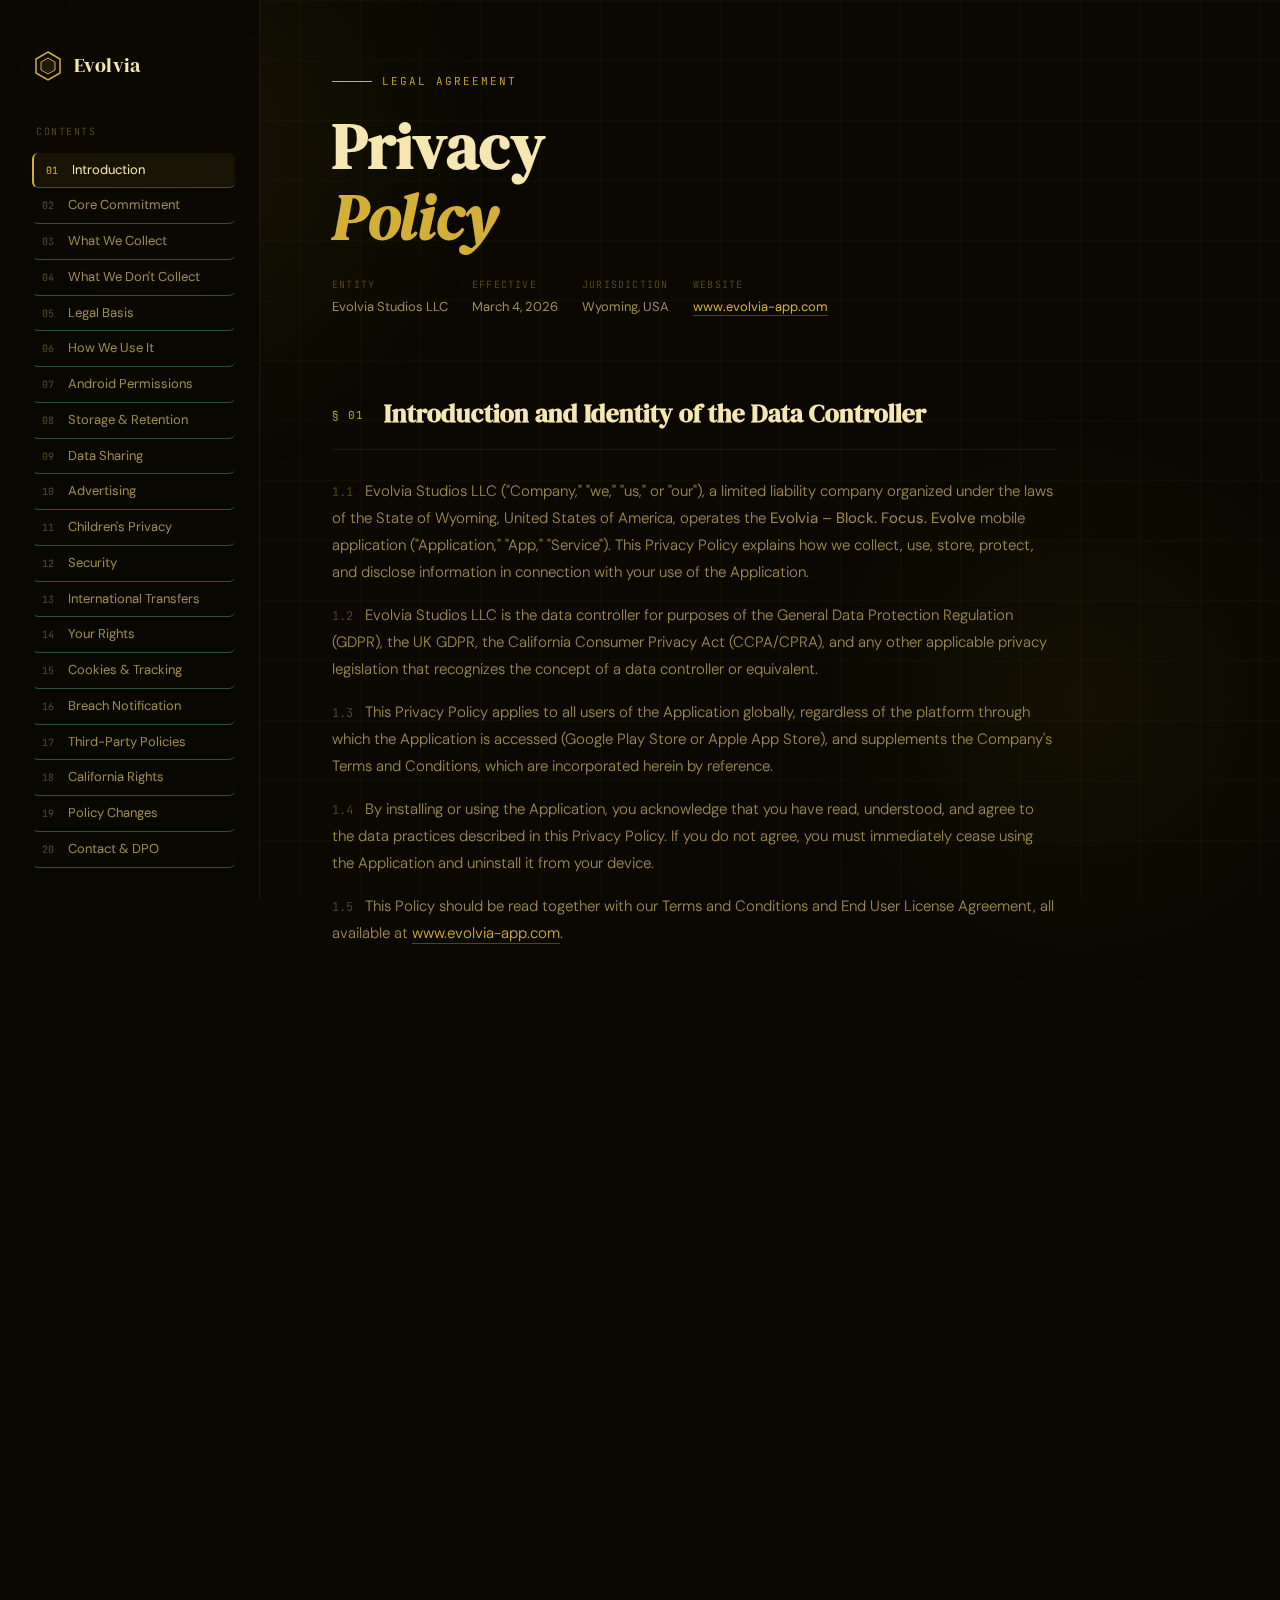
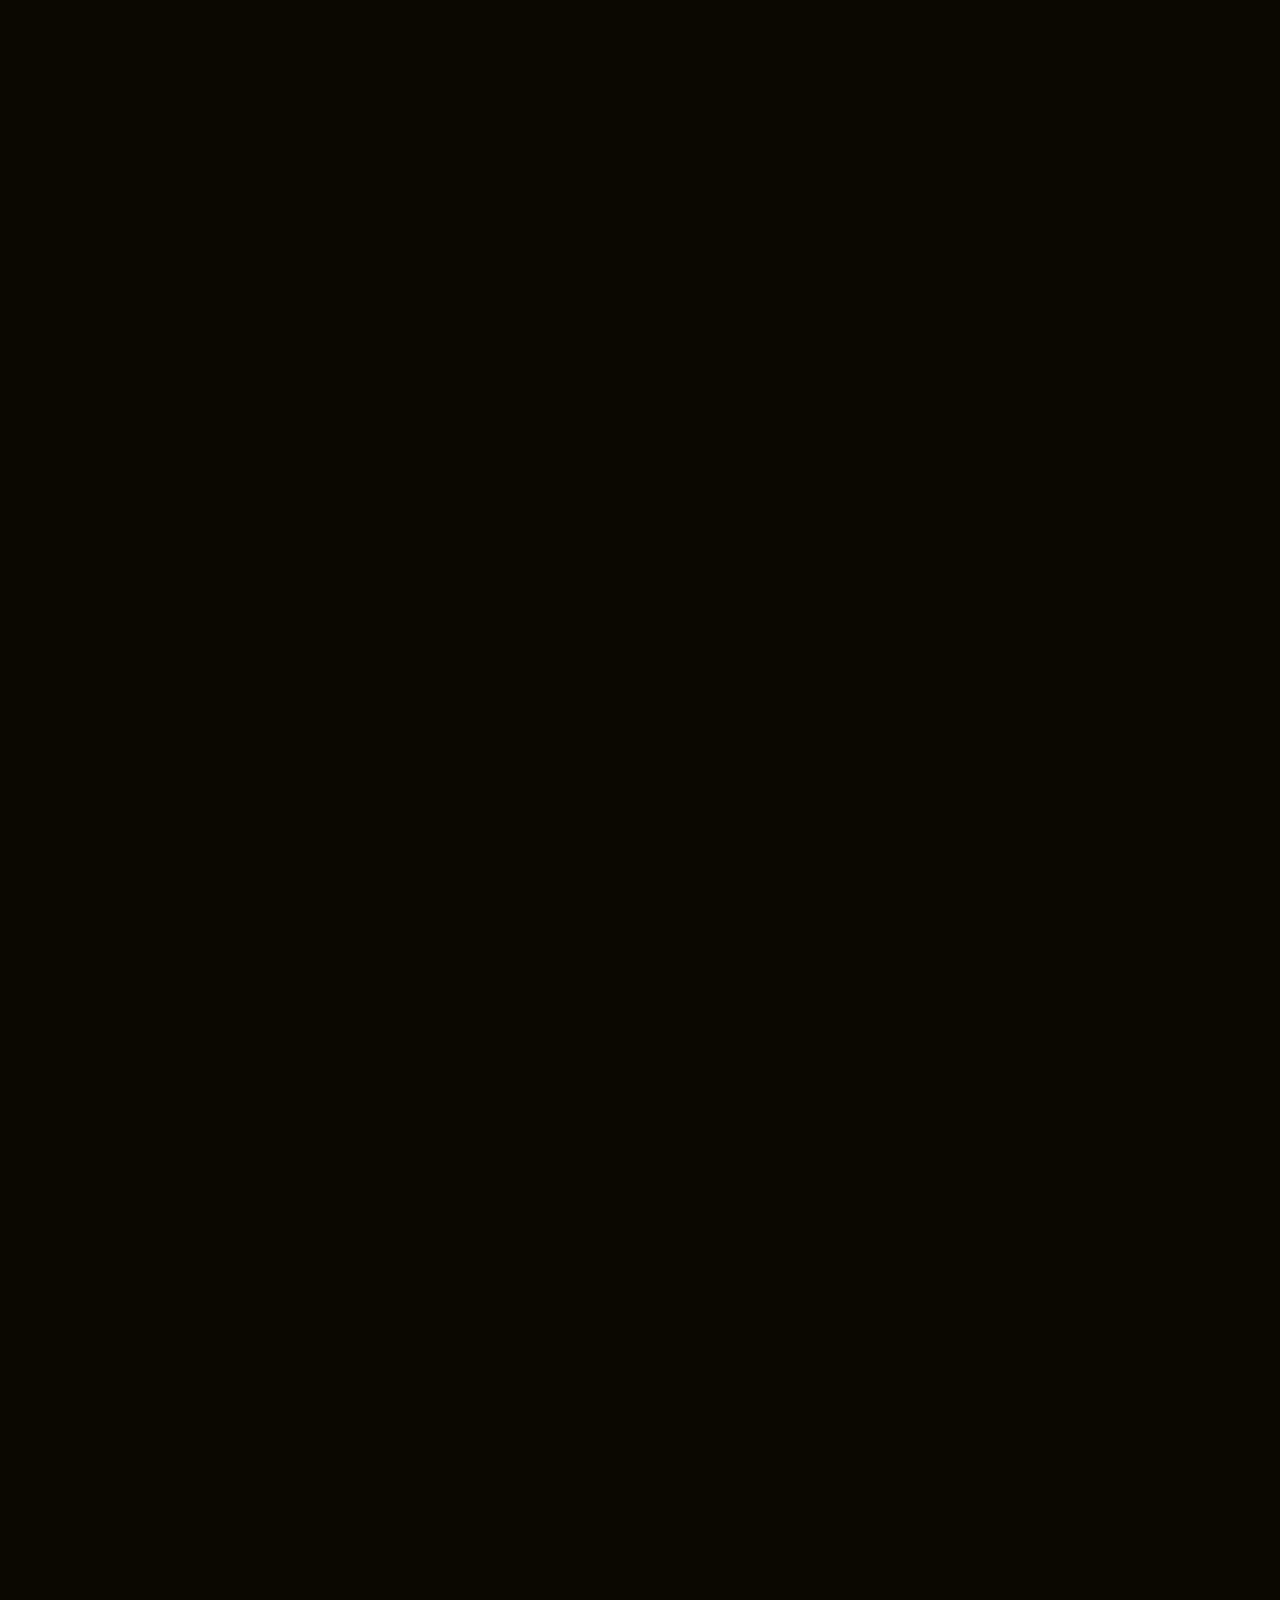
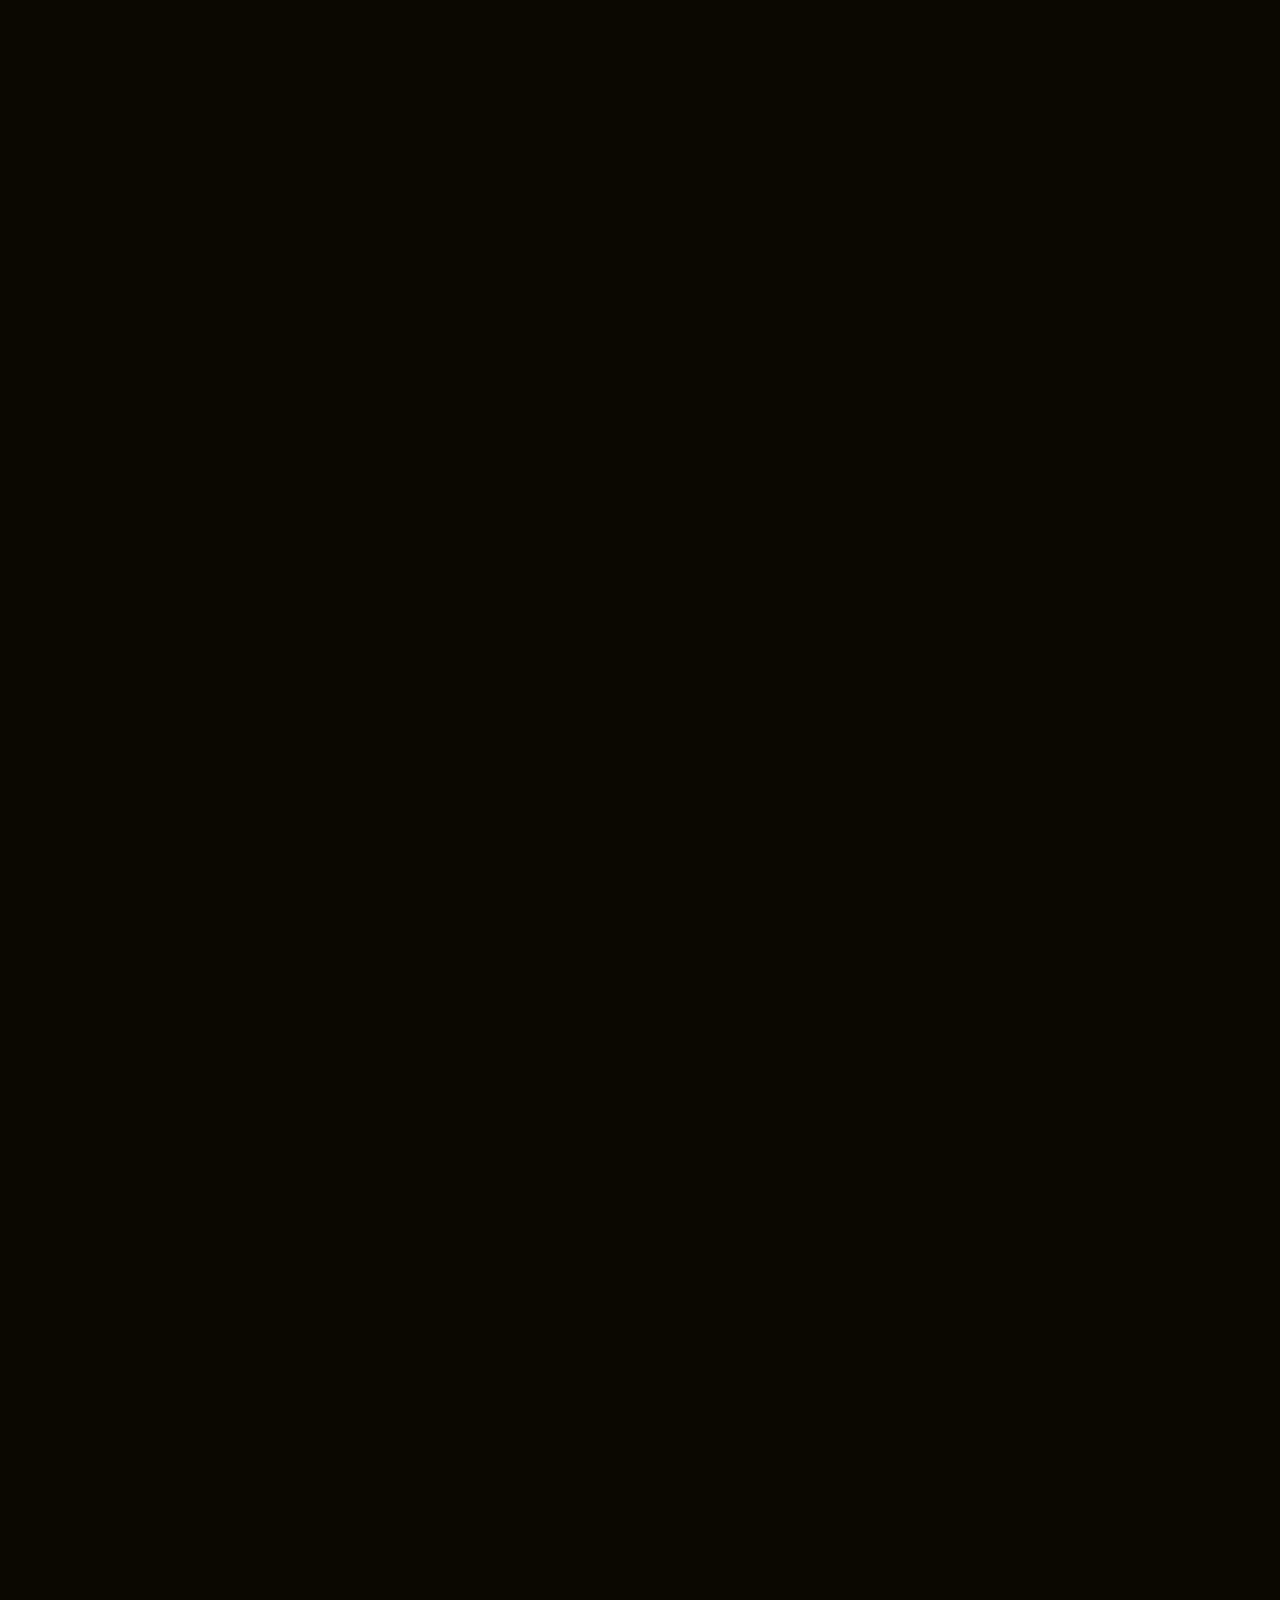
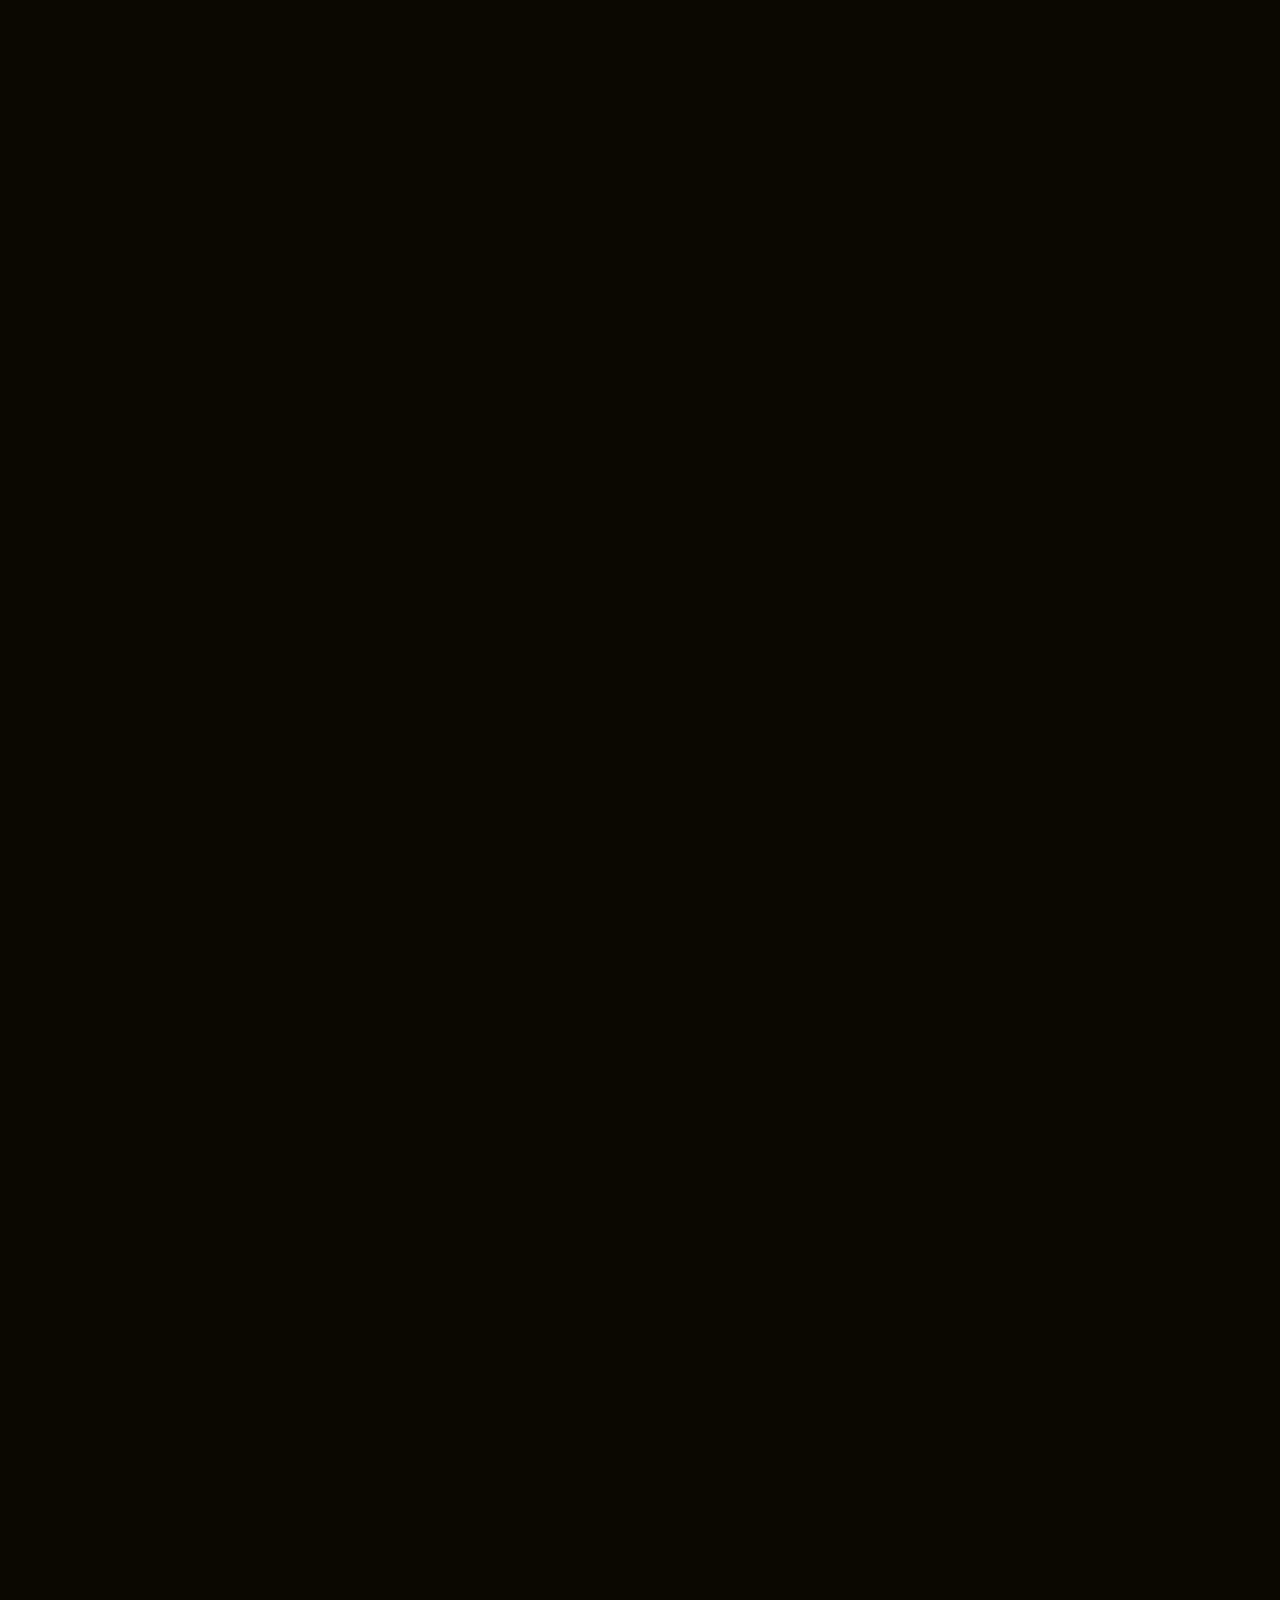
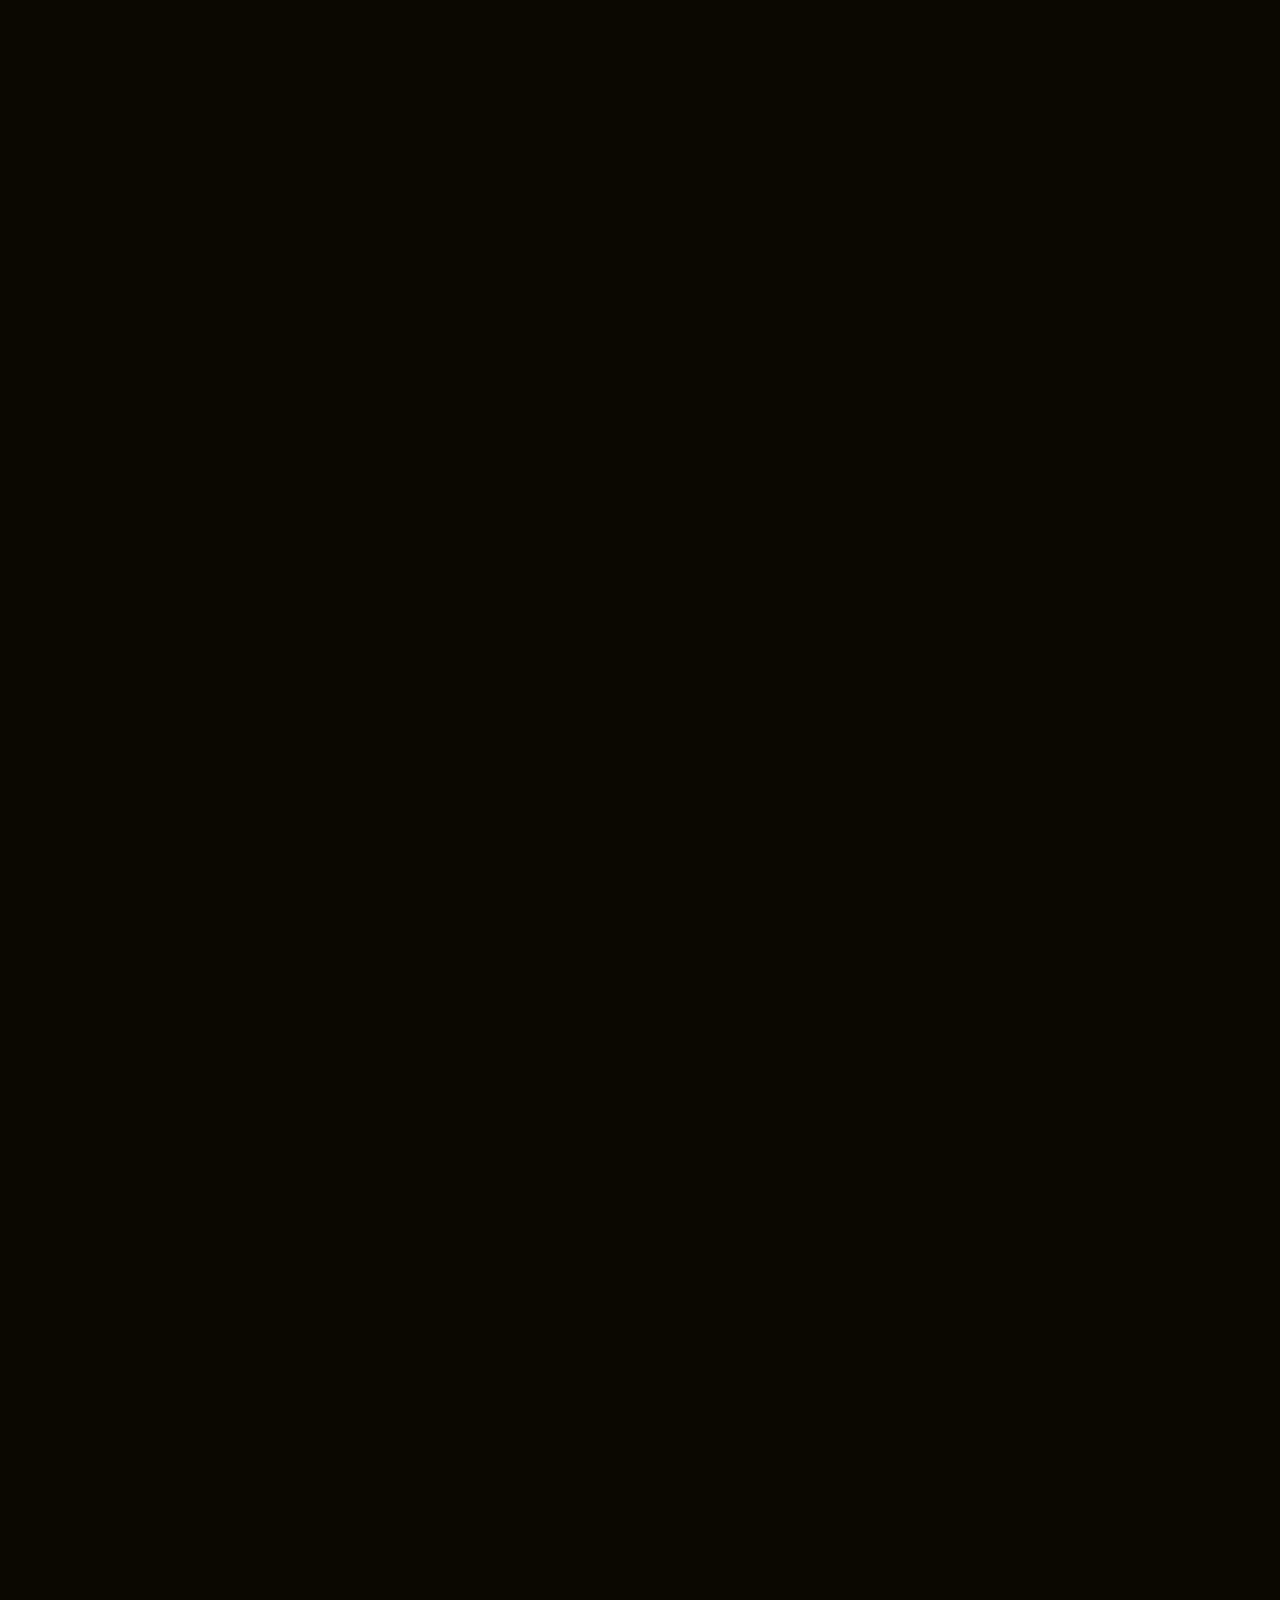
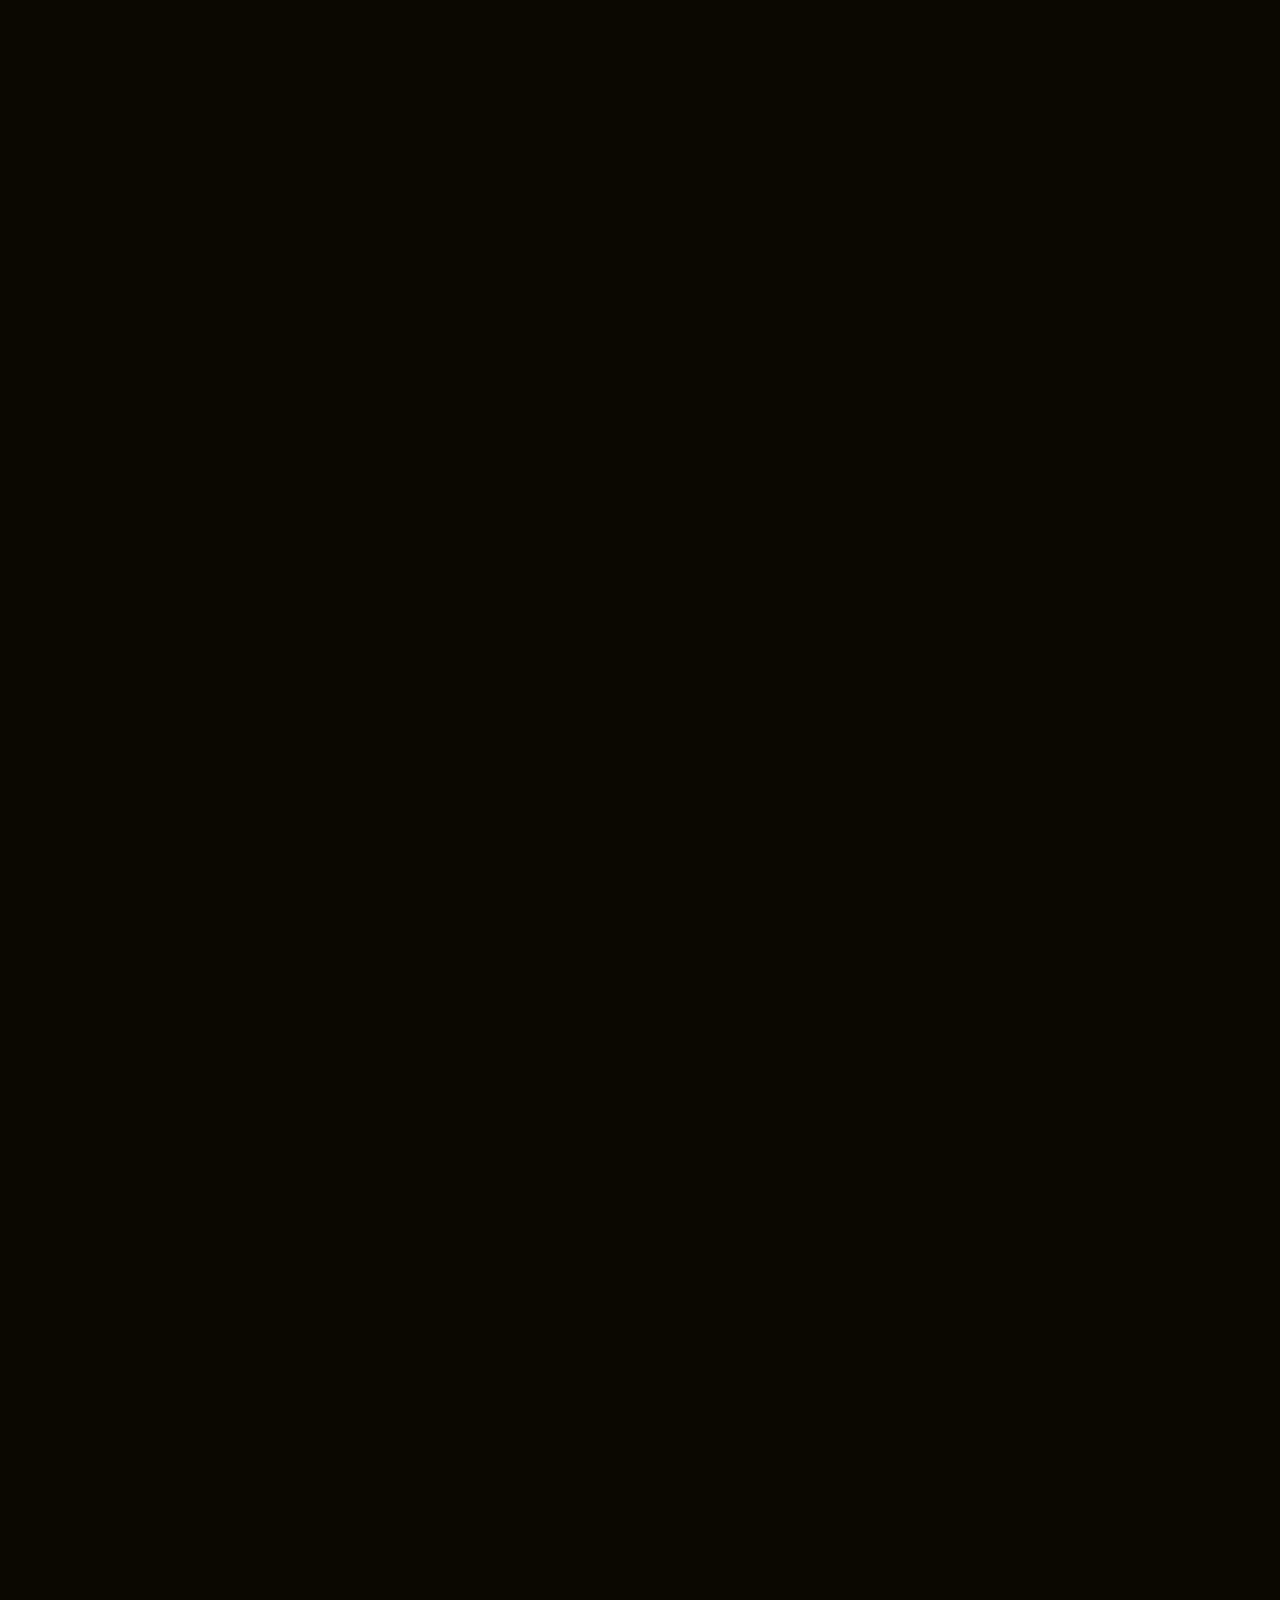
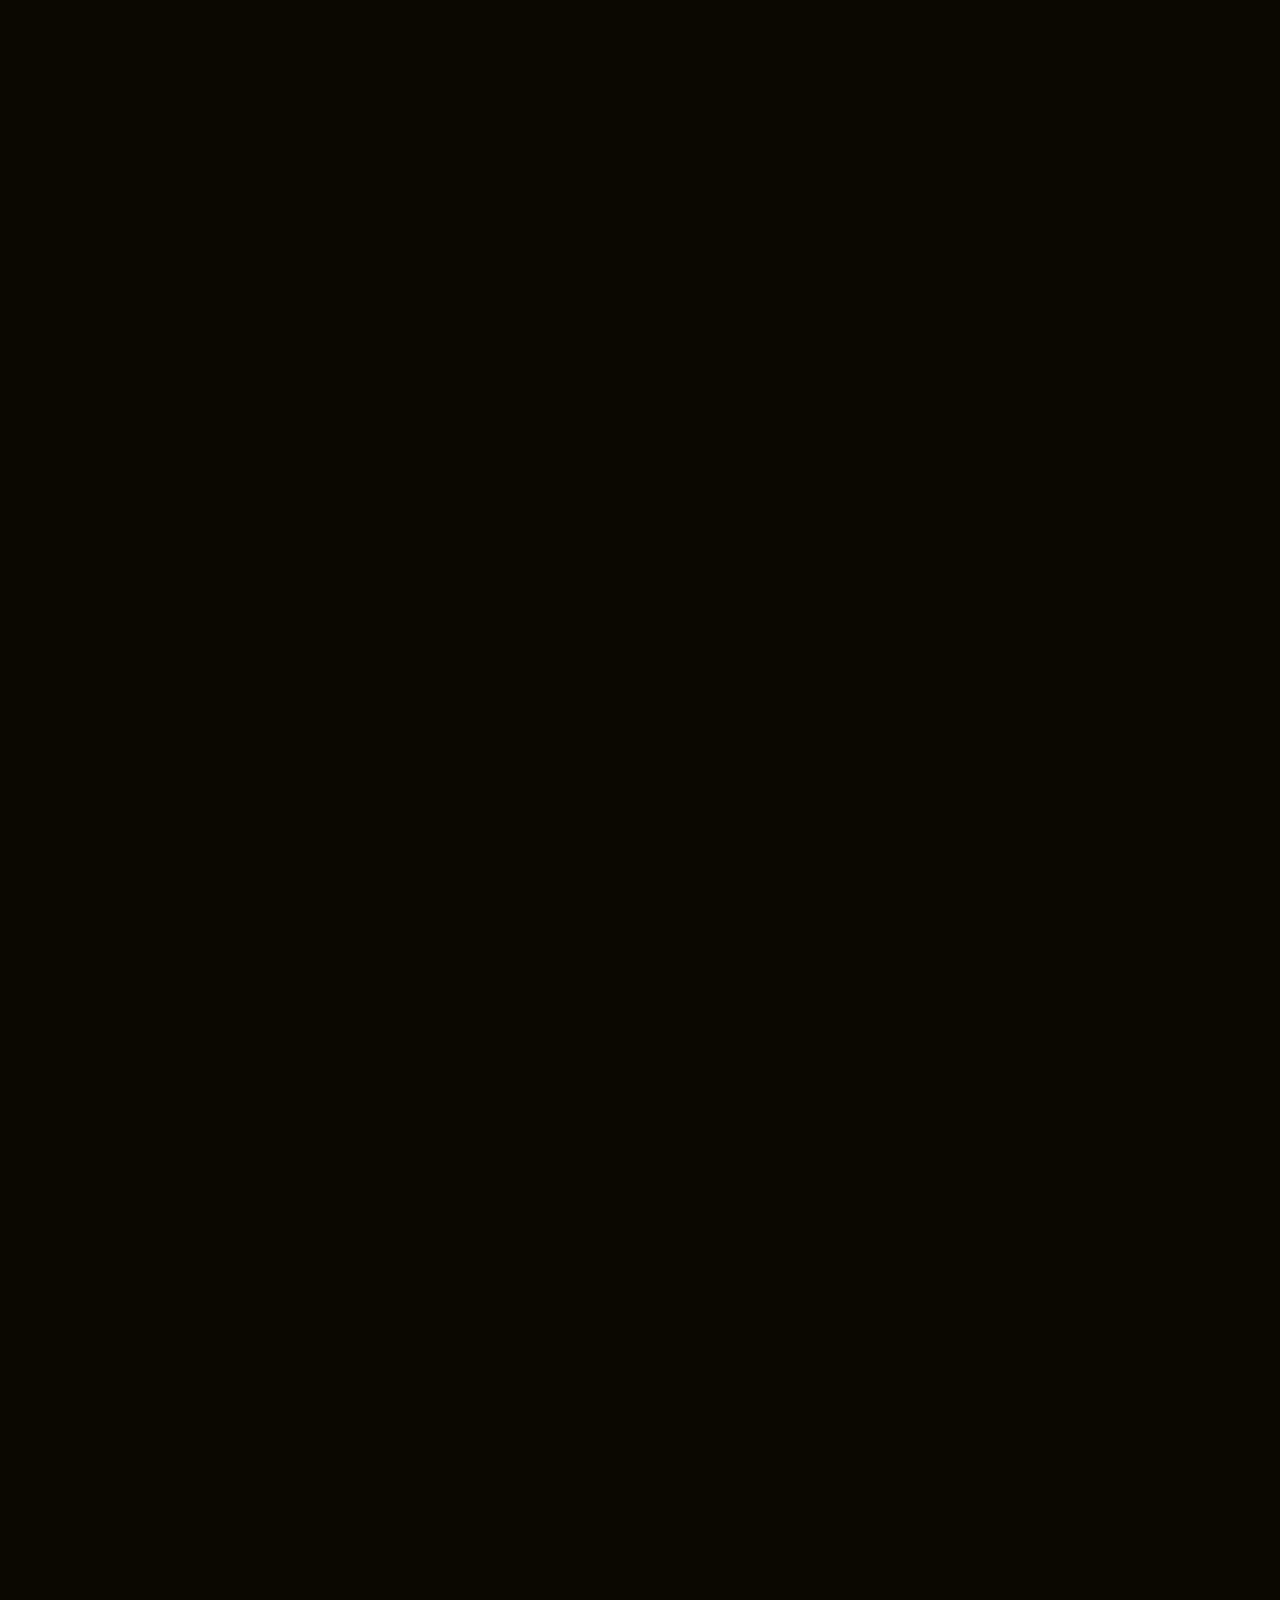
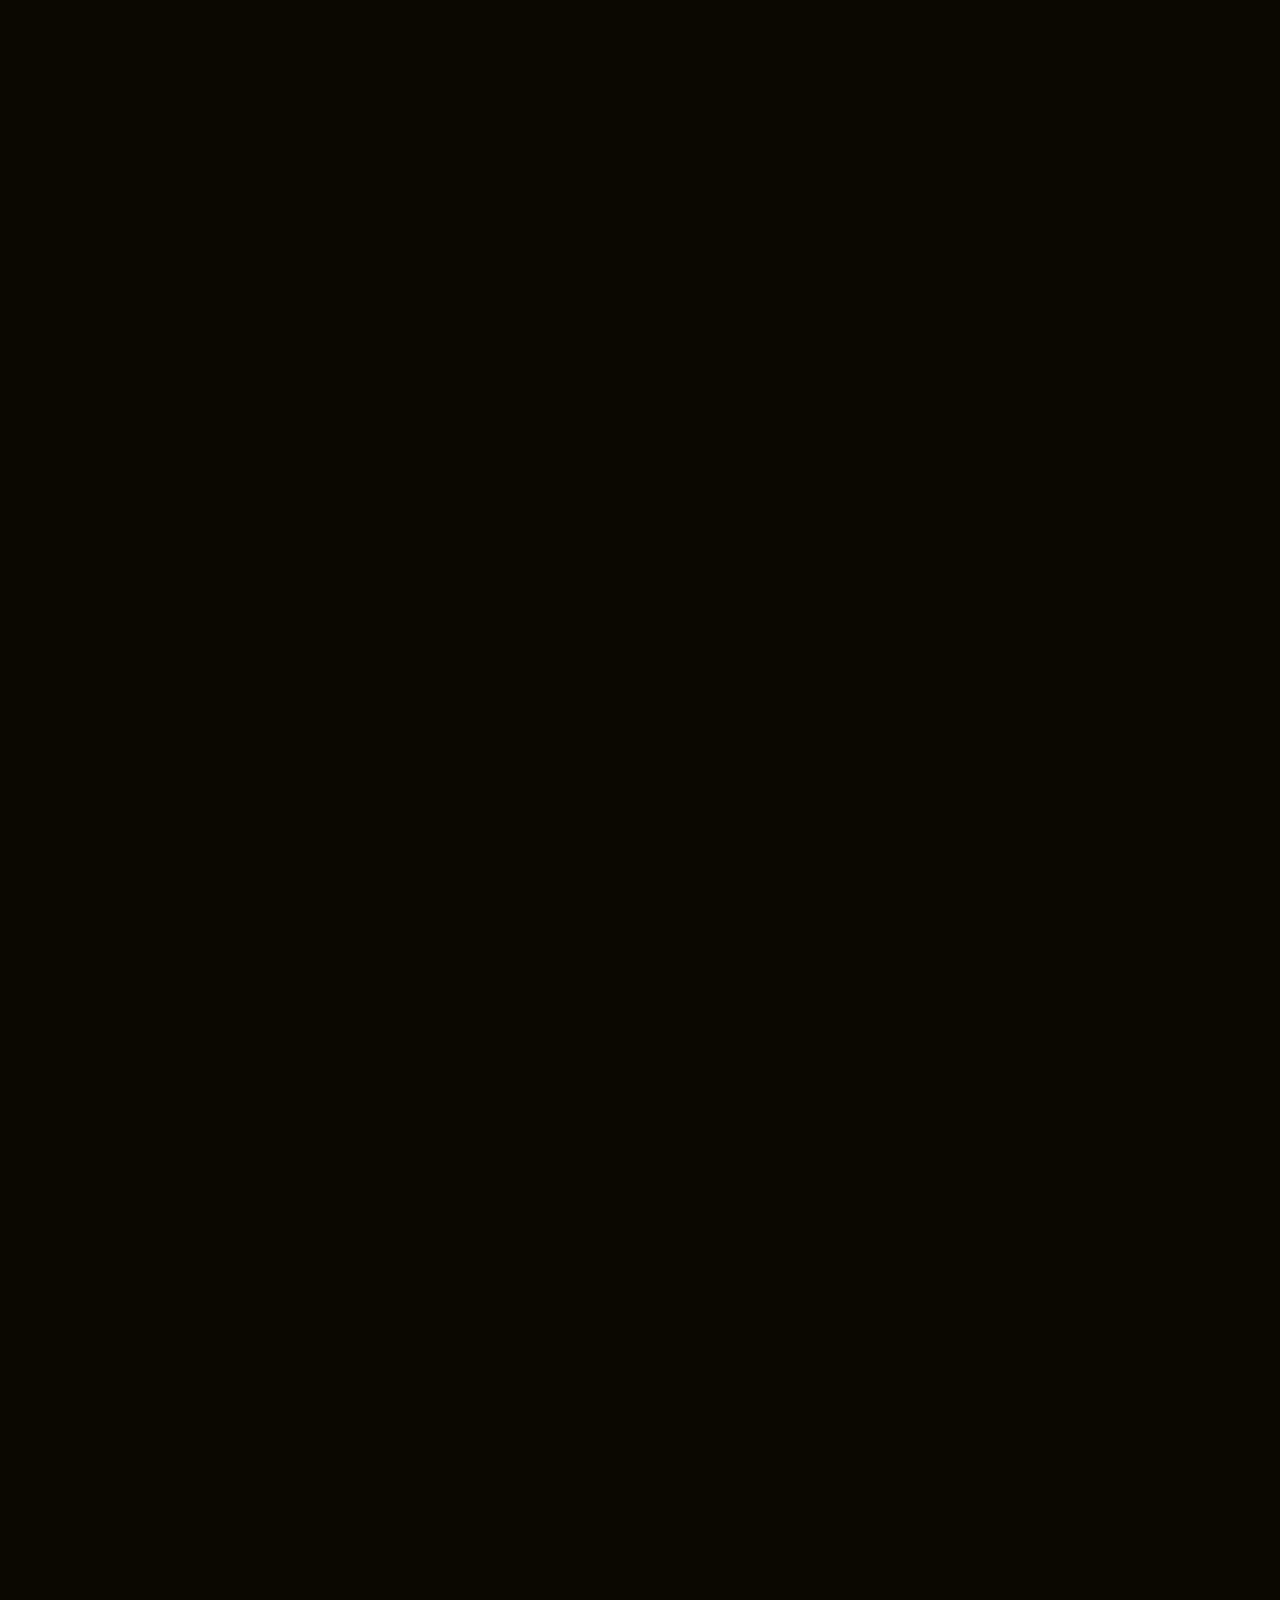
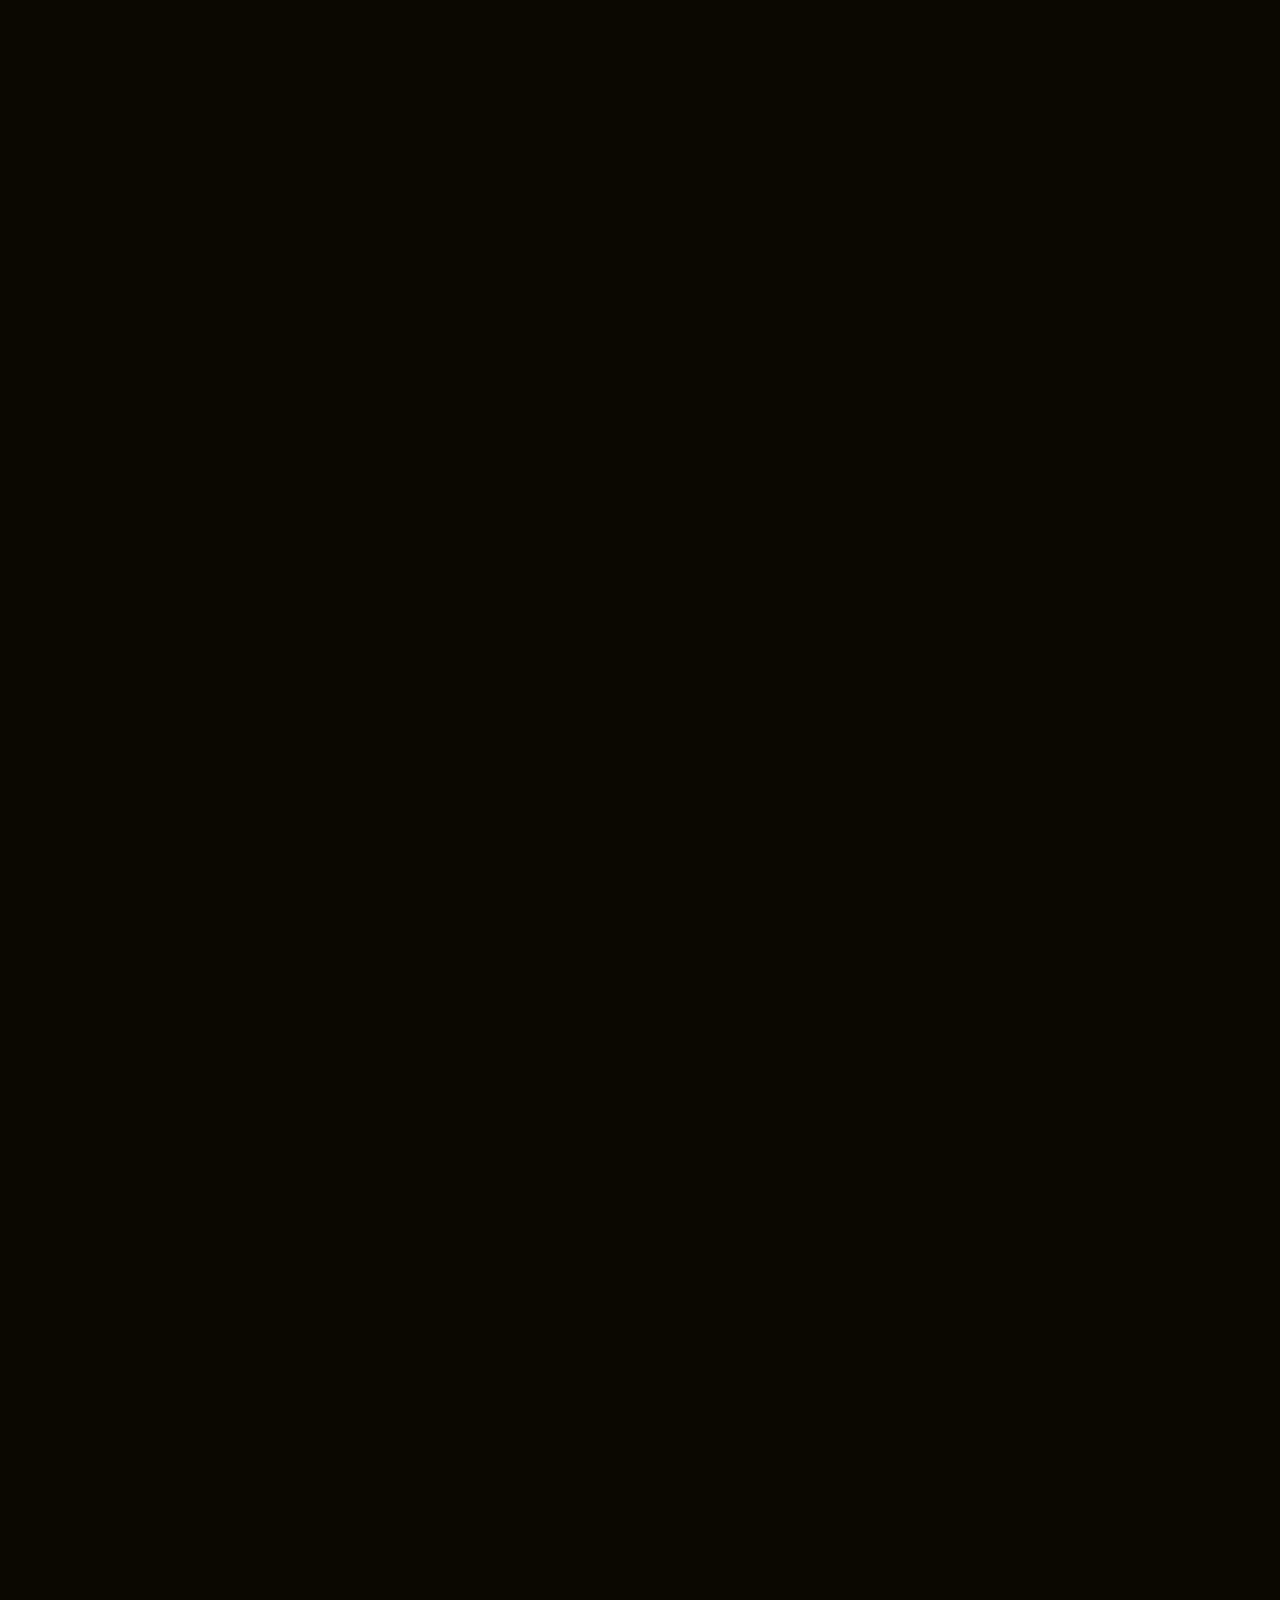
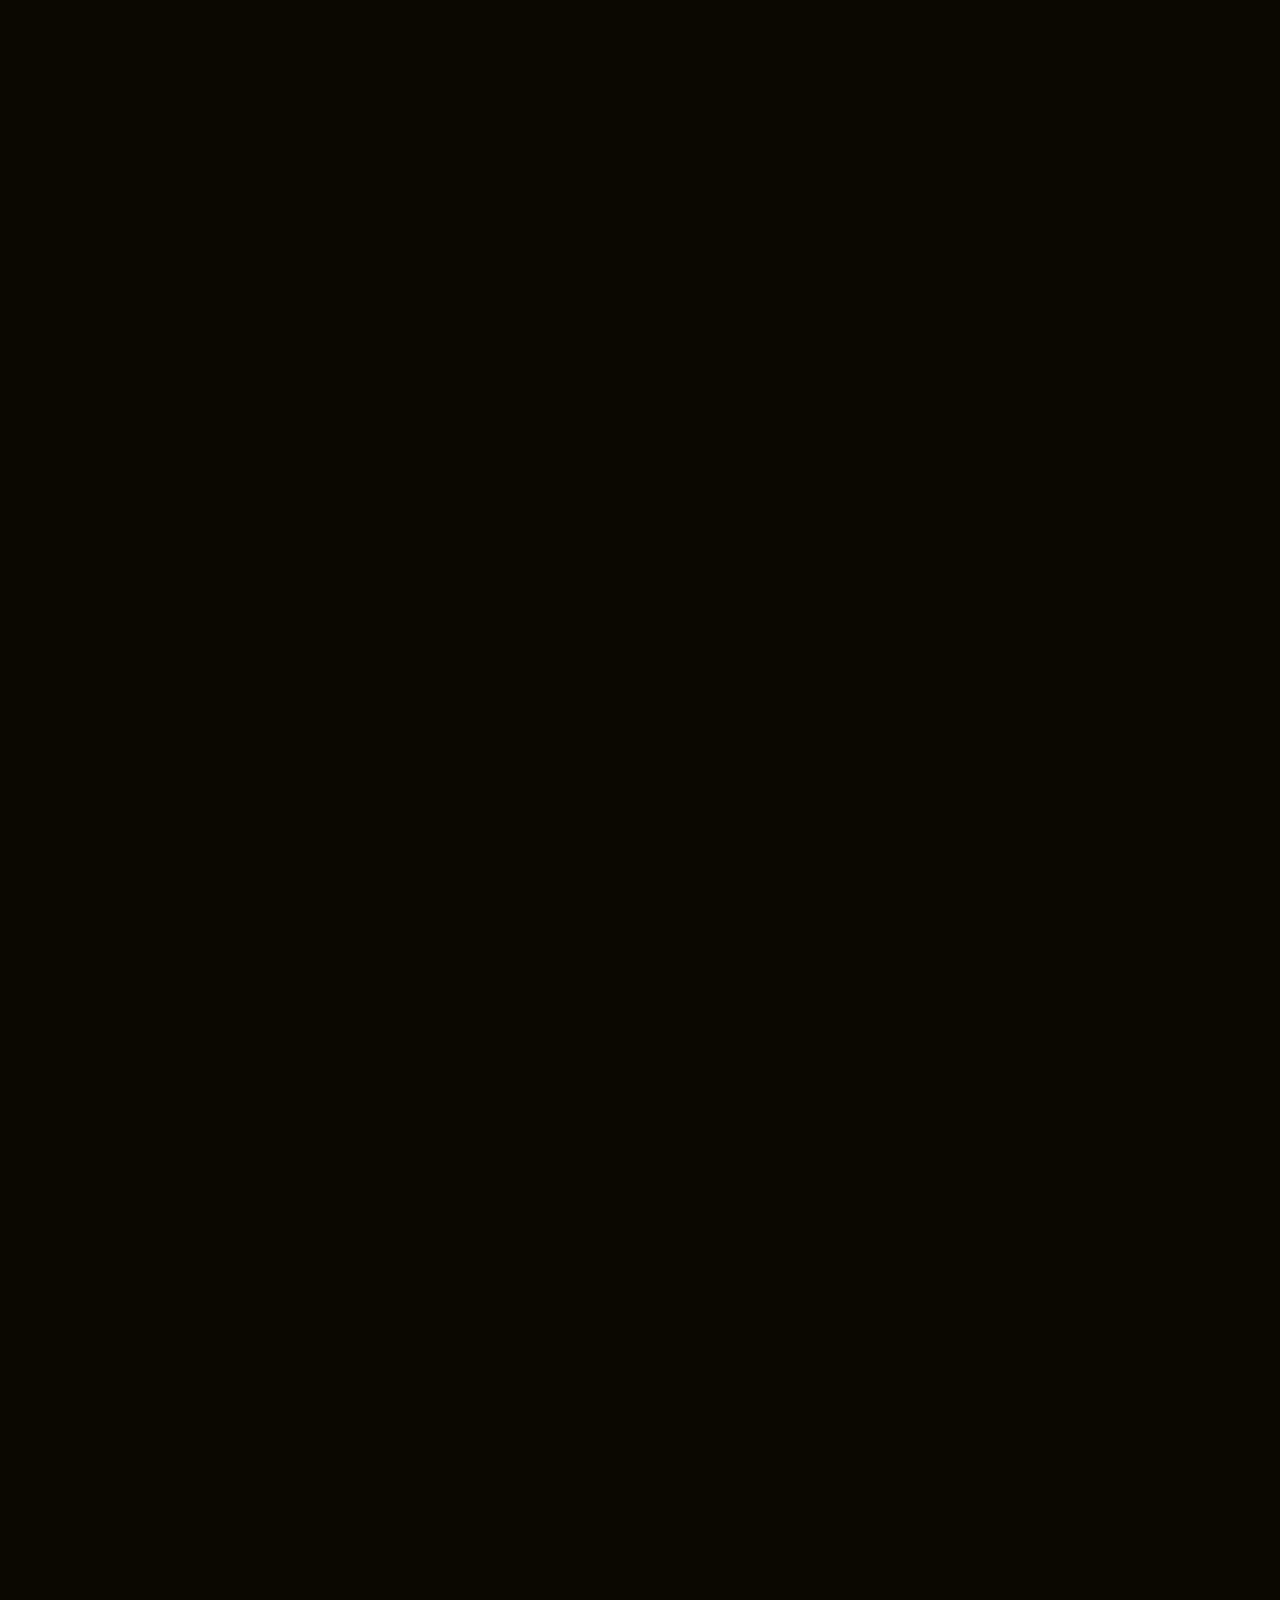
<file: privacy.html>
<!DOCTYPE html>
<html lang="en">
<head>
<meta charset="UTF-8">
<meta name="viewport" content="width=device-width, initial-scale=1.0">
<title>Privacy Policy — Evolvia</title>
<link href="https://fonts.googleapis.com/css2?family=DM+Serif+Display:ital@0;1&family=DM+Sans:wght@300;400;500&family=JetBrains+Mono:wght@400;500&display=swap" rel="stylesheet">
<style>
  :root {
    --bg: #0a0800;
    --surface: #110e00;
    --surface2: #181200;
    --border: rgba(212,175,55,0.10);
    --border-bright: rgba(212,175,55,0.22);
    --accent: #D4AF37;
    --accent2: #F5D060;
    --text: #F5E6B2;
    --text-muted: #A08C50;
    --text-dim: #5A4A20;
    --heading-font: 'DM Serif Display', serif;
    --body-font: 'DM Sans', sans-serif;
    --mono-font: 'JetBrains Mono', monospace;
  }

  *, *::before, *::after { box-sizing: border-box; margin: 0; padding: 0; }

  html { scroll-behavior: smooth; }

  body {
    background: var(--bg);
    color: var(--text);
    font-family: var(--body-font);
    font-weight: 300;
    font-size: 16px;
    line-height: 1.75;
    min-height: 100vh;
    overflow-x: hidden;
  }

  /* ── GRID BACKGROUND ── */
  body::before {
    content: '';
    position: fixed;
    inset: 0;
    background-image:
      linear-gradient(rgba(212,175,55,0.04) 1px, transparent 1px),
      linear-gradient(90deg, rgba(212,175,55,0.04) 1px, transparent 1px);
    background-size: 60px 60px;
    pointer-events: none;
    z-index: 0;
  }

  /* ── GLOWS ── */
  .glow-1 {
    position: fixed;
    top: -200px; left: -200px;
    width: 700px; height: 700px;
    background: radial-gradient(circle, rgba(212,175,55,0.08) 0%, transparent 70%);
    pointer-events: none;
    z-index: 0;
  }
  .glow-2 {
    position: fixed;
    bottom: -100px; right: -100px;
    width: 600px; height: 600px;
    background: radial-gradient(circle, rgba(212,175,55,0.05) 0%, transparent 70%);
    pointer-events: none;
    z-index: 0;
  }

  /* ── LAYOUT ── */
  .page-wrap {
    position: relative;
    z-index: 1;
    display: grid;
    grid-template-columns: 260px 1fr;
    min-height: 100vh;
  }

  /* ── SIDEBAR ── */
  .sidebar {
    position: sticky;
    top: 0;
    height: 100vh;
    overflow-y: auto;
    padding: 48px 24px 48px 32px;
    border-right: 1px solid var(--border);
    background: rgba(10,8,0,0.95);
    backdrop-filter: blur(12px);
    display: flex;
    flex-direction: column;
    gap: 0;
  }

  .sidebar::-webkit-scrollbar { width: 4px; }
  .sidebar::-webkit-scrollbar-track { background: transparent; }
  .sidebar::-webkit-scrollbar-thumb { background: var(--border-bright); border-radius: 2px; }

  .brand {
    display: flex;
    align-items: center;
    gap: 10px;
    margin-bottom: 40px;
  }

  .brand-hex {
    width: 32px; height: 32px;
    position: relative;
  }

  .brand-hex svg { width: 100%; height: 100%; }

  .brand-name {
    font-family: var(--heading-font);
    font-size: 20px;
    color: var(--text);
    letter-spacing: 0.02em;
  }

  .sidebar-label {
    font-family: var(--mono-font);
    font-size: 10px;
    letter-spacing: 0.15em;
    color: var(--text-dim);
    text-transform: uppercase;
    margin-bottom: 12px;
    padding-left: 4px;
  }

  .nav-list {
    list-style: none;
    margin-bottom: 32px;
  }

  .nav-list li a {
    display: flex;
    align-items: baseline;
    gap: 8px;
    padding: 6px 8px;
    border-radius: 6px;
    text-decoration: none;
    color: var(--text-muted);
    font-size: 13px;
    font-weight: 400;
    transition: all 0.2s;
    border-left: 2px solid transparent;
  }

  .nav-list li a:hover,
  .nav-list li a.active {
    color: var(--text);
    background: rgba(212,175,55,0.07);
    border-left-color: var(--accent);
    padding-left: 12px;
  }

  .nav-num {
    font-family: var(--mono-font);
    font-size: 10px;
    color: var(--text-dim);
    min-width: 18px;
  }

  .nav-list li a:hover .nav-num,
  .nav-list li a.active .nav-num {
    color: var(--accent);
  }

  .meta-pill {
    display: inline-flex;
    align-items: center;
    gap: 6px;
    background: rgba(125,249,192,0.08);
    border: 1px solid rgba(125,249,192,0.15);
    border-radius: 20px;
    padding: 5px 12px;
    font-size: 11px;
    font-family: var(--mono-font);
    color: var(--accent);
    margin-top: auto;
  }

  .meta-dot {
    width: 6px; height: 6px;
    border-radius: 50%;
    background: var(--accent);
    animation: pulse 2s infinite;
  }

  @keyframes pulse {
    0%, 100% { opacity: 1; }
    50% { opacity: 0.3; }
  }

  /* ── MAIN CONTENT ── */
  .main {
    padding: 72px 64px 120px 72px;
    max-width: 860px;
  }

  /* ── HERO ── */
  .hero {
    margin-bottom: 80px;
    animation: fadeUp 0.8s ease both;
  }

  @keyframes fadeUp {
    from { opacity: 0; transform: translateY(20px); }
    to { opacity: 1; transform: translateY(0); }
  }

  .hero-eyebrow {
    display: flex;
    align-items: center;
    gap: 10px;
    margin-bottom: 20px;
  }

  .eyebrow-line {
    width: 40px; height: 1px;
    background: var(--accent);
  }

  .eyebrow-text {
    font-family: var(--mono-font);
    font-size: 11px;
    letter-spacing: 0.18em;
    color: var(--accent);
    text-transform: uppercase;
  }

  .hero h1 {
    font-family: var(--heading-font);
    font-size: clamp(40px, 5vw, 64px);
    line-height: 1.1;
    color: var(--text);
    margin-bottom: 24px;
  }

  .hero h1 em {
    font-style: italic;
    color: var(--accent);
  }

  .hero-meta {
    display: flex;
    gap: 24px;
    flex-wrap: wrap;
  }

  .hero-meta-item {
    display: flex;
    flex-direction: column;
    gap: 2px;
  }

  .meta-key {
    font-family: var(--mono-font);
    font-size: 10px;
    letter-spacing: 0.12em;
    color: var(--text-dim);
    text-transform: uppercase;
  }

  .meta-val {
    font-size: 13px;
    font-weight: 400;
    color: var(--text-muted);
  }

  /* ── COMMITMENT CARDS ── */
  .commitment-grid {
    display: grid;
    grid-template-columns: 1fr 1fr;
    gap: 16px;
    margin: 40px 0;
    animation: fadeUp 0.8s 0.15s ease both;
  }

  .commit-card {
    background: var(--surface);
    border: 1px solid var(--border);
    border-radius: 12px;
    padding: 24px;
    position: relative;
    overflow: hidden;
    transition: border-color 0.2s, transform 0.2s;
  }

  .commit-card::before {
    content: '';
    position: absolute;
    top: 0; left: 0; right: 0;
    height: 2px;
    background: linear-gradient(90deg, var(--accent), transparent);
    opacity: 0;
    transition: opacity 0.2s;
  }

  .commit-card:hover { border-color: var(--border-bright); transform: translateY(-2px); }
  .commit-card:hover::before { opacity: 1; }

  .commit-icon {
    font-size: 22px;
    margin-bottom: 10px;
  }

  .commit-title {
    font-size: 14px;
    font-weight: 500;
    color: var(--text);
    margin-bottom: 6px;
  }

  .commit-body {
    font-size: 13px;
    color: var(--text-muted);
    line-height: 1.6;
  }

  /* ── SECTIONS ── */
  .policy-section {
    margin-bottom: 64px;
    opacity: 0;
    transform: translateY(16px);
    transition: opacity 0.5s ease, transform 0.5s ease;
  }

  .policy-section.visible {
    opacity: 1;
    transform: translateY(0);
  }

  .section-header {
    display: flex;
    align-items: flex-start;
    gap: 20px;
    margin-bottom: 28px;
    padding-bottom: 20px;
    border-bottom: 1px solid var(--border);
  }

  .section-num {
    font-family: var(--mono-font);
    font-size: 11px;
    color: var(--accent);
    letter-spacing: 0.1em;
    padding-top: 8px;
    min-width: 28px;
  }

  .section-title {
    font-family: var(--heading-font);
    font-size: 26px;
    color: var(--text);
    line-height: 1.2;
  }

  /* ── SUBSECTIONS ── */
  .subsection {
    margin: 28px 0;
  }

  .subsection-title {
    font-size: 12px;
    font-family: var(--mono-font);
    letter-spacing: 0.14em;
    text-transform: uppercase;
    color: var(--accent);
    margin-bottom: 16px;
    display: flex;
    align-items: center;
    gap: 10px;
  }

  .subsection-title::after {
    content: '';
    flex: 1;
    height: 1px;
    background: var(--border);
  }

  /* ── TEXT ── */
  .policy-text {
    font-size: 15px;
    color: var(--text-muted);
    line-height: 1.8;
    margin-bottom: 16px;
  }

  .policy-text:last-child { margin-bottom: 0; }

  .clause-num {
    font-family: var(--mono-font);
    font-size: 12px;
    color: var(--text-dim);
    margin-right: 8px;
  }

  /* ── BULLETS ── */
  .policy-list {
    list-style: none;
    display: flex;
    flex-direction: column;
    gap: 12px;
    margin: 16px 0;
  }

  .policy-list li {
    display: flex;
    gap: 12px;
    font-size: 15px;
    color: var(--text-muted);
    line-height: 1.7;
  }

  .policy-list li::before {
    content: '◆';
    font-size: 7px;
    color: var(--accent);
    margin-top: 8px;
    flex-shrink: 0;
  }

  .policy-list li strong {
    color: var(--text);
    font-weight: 500;
  }

  /* ── TABLES ── */
  .data-table {
    width: 100%;
    border-collapse: collapse;
    margin: 20px 0;
    font-size: 13px;
  }

  .data-table th {
    background: rgba(125,249,192,0.07);
    color: var(--accent);
    font-family: var(--mono-font);
    font-size: 10px;
    letter-spacing: 0.12em;
    text-transform: uppercase;
    padding: 12px 16px;
    text-align: left;
    border-bottom: 1px solid rgba(125,249,192,0.15);
  }

  .data-table td {
    padding: 12px 16px;
    color: var(--text-muted);
    border-bottom: 1px solid var(--border);
    vertical-align: top;
    line-height: 1.6;
  }

  .data-table tr:last-child td { border-bottom: none; }
  .data-table tr:hover td { background: rgba(255,255,255,0.02); }

  /* ── CALLOUT BOX ── */
  .callout {
    background: linear-gradient(135deg, rgba(212,175,55,0.07), rgba(245,208,96,0.04));
    border: 1px solid rgba(212,175,55,0.2);
    border-left: 3px solid var(--accent);
    border-radius: 8px;
    padding: 20px 24px;
    margin: 24px 0;
    font-size: 14px;
    color: var(--text-muted);
    line-height: 1.7;
  }

  .callout strong { color: var(--text); font-weight: 500; }

  /* ── LINKS ── */
  a {
    color: var(--accent);
    text-decoration: none;
    border-bottom: 1px solid rgba(125,249,192,0.3);
    transition: border-color 0.2s, color 0.2s;
  }

  a:hover {
    color: #fff;
    border-bottom-color: var(--accent);
  }

  /* ── CONTACT SECTION ── */
  .contact-grid {
    display: grid;
    grid-template-columns: repeat(3, 1fr);
    gap: 16px;
    margin-top: 24px;
  }

  .contact-card {
    background: var(--surface);
    border: 1px solid var(--border);
    border-radius: 10px;
    padding: 20px;
    transition: border-color 0.2s;
  }

  .contact-card:hover { border-color: var(--border-bright); }

  .contact-type {
    font-family: var(--mono-font);
    font-size: 10px;
    letter-spacing: 0.12em;
    color: var(--text-dim);
    text-transform: uppercase;
    margin-bottom: 6px;
  }

  .contact-email {
    font-size: 13px;
    color: var(--accent);
    word-break: break-all;
  }

  /* ── RIGHTS GRID ── */
  .rights-grid {
    display: grid;
    grid-template-columns: 1fr 1fr 1fr;
    gap: 12px;
    margin-top: 20px;
  }

  .right-pill {
    background: var(--surface);
    border: 1px solid var(--border);
    border-radius: 8px;
    padding: 14px 16px;
    font-size: 12px;
    color: var(--text-muted);
    line-height: 1.5;
  }

  .right-pill strong {
    display: block;
    font-size: 12px;
    color: var(--text);
    font-weight: 500;
    margin-bottom: 4px;
    font-family: var(--mono-font);
    letter-spacing: 0.05em;
  }

  /* ── FOOTER ── */
  .page-footer {
    border-top: 1px solid var(--border);
    padding: 40px 0 0;
    margin-top: 80px;
    display: flex;
    align-items: center;
    justify-content: space-between;
    gap: 20px;
    flex-wrap: wrap;
  }

  .footer-brand {
    font-family: var(--heading-font);
    font-size: 18px;
    color: var(--text-dim);
  }

  .footer-note {
    font-size: 13px;
    color: var(--text-dim);
    font-family: var(--mono-font);
  }

  /* ── RESPONSIVE ── */
  @media (max-width: 900px) {
    .page-wrap { grid-template-columns: 1fr; }
    .sidebar {
      position: static;
      height: auto;
      border-right: none;
      border-bottom: 1px solid var(--border);
      padding: 24px 20px;
      flex-direction: row;
      flex-wrap: wrap;
      align-items: center;
      gap: 16px;
    }
    .brand { margin-bottom: 0; }
    .sidebar-label, .nav-list, .meta-pill { display: none; }
    .main { padding: 40px 24px 80px; }
    .commitment-grid { grid-template-columns: 1fr; }
    .rights-grid { grid-template-columns: 1fr 1fr; }
    .contact-grid { grid-template-columns: 1fr; }
  }
</style>
</head>
<body>
<div class="glow-1"></div>
<div class="glow-2"></div>

<div class="page-wrap">

  <!-- SIDEBAR -->
  <aside class="sidebar">
    <div class="brand">
      <div class="brand-hex">
        <svg viewBox="0 0 32 32" fill="none" xmlns="http://www.w3.org/2000/svg">
          <polygon points="16,2 28,9 28,23 16,30 4,23 4,9" fill="none" stroke="#D4AF37" stroke-width="1.5"/>
          <polygon points="16,8 23,12 23,20 16,24 9,20 9,12" fill="rgba(212,175,55,0.1)" stroke="#D4AF37" stroke-width="1"/>
        </svg>
      </div>
      <span class="brand-name">Evolvia</span>
    </div>

    <p class="sidebar-label">Contents</p>
    <ul class="nav-list">
      <li><a href="#s01"><span class="nav-num">01</span> Introduction</a></li>
      <li><a href="#s02"><span class="nav-num">02</span> Core Commitment</a></li>
      <li><a href="#s03"><span class="nav-num">03</span> What We Collect</a></li>
      <li><a href="#s04"><span class="nav-num">04</span> What We Don't Collect</a></li>
      <li><a href="#s05"><span class="nav-num">05</span> Legal Basis</a></li>
      <li><a href="#s06"><span class="nav-num">06</span> How We Use It</a></li>
      <li><a href="#s07"><span class="nav-num">07</span> Android Permissions</a></li>
      <li><a href="#s08"><span class="nav-num">08</span> Storage & Retention</a></li>
      <li><a href="#s09"><span class="nav-num">09</span> Data Sharing</a></li>
      <li><a href="#s10"><span class="nav-num">10</span> Advertising</a></li>
      <li><a href="#s11"><span class="nav-num">11</span> Children's Privacy</a></li>
      <li><a href="#s12"><span class="nav-num">12</span> Security</a></li>
      <li><a href="#s13"><span class="nav-num">13</span> International Transfers</a></li>
      <li><a href="#s14"><span class="nav-num">14</span> Your Rights</a></li>
      <li><a href="#s15"><span class="nav-num">15</span> Cookies & Tracking</a></li>
      <li><a href="#s16"><span class="nav-num">16</span> Breach Notification</a></li>
      <li><a href="#s17"><span class="nav-num">17</span> Third-Party Policies</a></li>
      <li><a href="#s18"><span class="nav-num">18</span> California Rights</a></li>
      <li><a href="#s19"><span class="nav-num">19</span> Policy Changes</a></li>
      <li><a href="#s20"><span class="nav-num">20</span> Contact & DPO</a></li>
    </ul>

    <div class="meta-pill">
      <span class="meta-dot"></span>
      March 4, 2026
    </div>
  </aside>

  <!-- MAIN -->
  <main class="main">

    <!-- HERO -->
    <div class="hero">
      <div class="hero-eyebrow">
        <span class="eyebrow-line"></span>
        <span class="eyebrow-text">Legal Agreement</span>
      </div>
      <h1>Privacy<br><em>Policy</em></h1>
      <div class="hero-meta">
        <div class="hero-meta-item">
          <span class="meta-key">Entity</span>
          <span class="meta-val">Evolvia Studios LLC</span>
        </div>
        <div class="hero-meta-item">
          <span class="meta-key">Effective</span>
          <span class="meta-val">March 4, 2026</span>
        </div>
        <div class="hero-meta-item">
          <span class="meta-key">Jurisdiction</span>
          <span class="meta-val">Wyoming, USA</span>
        </div>
        <div class="hero-meta-item">
          <span class="meta-key">Website</span>
          <span class="meta-val"><a href="https://www.evolvia-app.com">www.evolvia-app.com</a></span>
        </div>
      </div>
    </div>

    <!-- § 01 -->
    <section class="policy-section" id="s01">
      <div class="section-header">
        <span class="section-num">§ 01</span>
        <h2 class="section-title">Introduction and Identity of the Data Controller</h2>
      </div>
      <p class="policy-text"><span class="clause-num">1.1</span> Evolvia Studios LLC ("Company," "we," "us," or "our"), a limited liability company organized under the laws of the State of Wyoming, United States of America, operates the <strong>Evolvia – Block. Focus. Evolve</strong> mobile application ("Application," "App," "Service"). This Privacy Policy explains how we collect, use, store, protect, and disclose information in connection with your use of the Application.</p>
      <p class="policy-text"><span class="clause-num">1.2</span> Evolvia Studios LLC is the data controller for purposes of the General Data Protection Regulation (GDPR), the UK GDPR, the California Consumer Privacy Act (CCPA/CPRA), and any other applicable privacy legislation that recognizes the concept of a data controller or equivalent.</p>
      <p class="policy-text"><span class="clause-num">1.3</span> This Privacy Policy applies to all users of the Application globally, regardless of the platform through which the Application is accessed (Google Play Store or Apple App Store), and supplements the Company's Terms and Conditions, which are incorporated herein by reference.</p>
      <p class="policy-text"><span class="clause-num">1.4</span> By installing or using the Application, you acknowledge that you have read, understood, and agree to the data practices described in this Privacy Policy. If you do not agree, you must immediately cease using the Application and uninstall it from your device.</p>
      <p class="policy-text"><span class="clause-num">1.5</span> This Policy should be read together with our Terms and Conditions and End User License Agreement, all available at <a href="https://www.evolvia-app.com">www.evolvia-app.com</a>.</p>
    </section>

    <!-- § 02 -->
    <section class="policy-section" id="s02">
      <div class="section-header">
        <span class="section-num">§ 02</span>
        <h2 class="section-title">Summary of Our Core Privacy Commitment</h2>
      </div>
      <p class="policy-text"><span class="clause-num">2.1</span> We believe your personal data belongs to you. Evolvia is engineered on a local-first, privacy-by-design architecture. This means:</p>
      <div class="commitment-grid">
        <div class="commit-card">
          <div class="commit-icon">🚫</div>
          <div class="commit-title">No User Data Servers</div>
          <div class="commit-body">Your usage data, browsing history, and behavioral data are stored exclusively on your device.</div>
        </div>
        <div class="commit-card">
          <div class="commit-icon">🔒</div>
          <div class="commit-title">No Monetization of Your Data</div>
          <div class="commit-body">We do not sell your data for money. On the free tier, advertising signals are shared with partners only with your explicit consent through our in-app TCF consent screen — never silently.</div>
        </div>
        <div class="commit-card">
          <div class="commit-icon">📋</div>
          <div class="commit-title">Consent-First Advertising</div>
          <div class="commit-body">On the free tier, ads are served via Appodeal's mediation network. We obtain your explicit consent before any personalized ad data is shared with partners — you can opt out at any time.</div>
        </div>
        <div class="commit-card">
          <div class="commit-icon">✂️</div>
          <div class="commit-title">Minimum Collection Only</div>
          <div class="commit-body">All data collection is limited to what is strictly required to provide the App's functionality or maintain service quality.</div>
        </div>
      </div>
      <p class="policy-text"><span class="clause-num">2.2</span> This Section is a plain-language summary. The full details of our practices are set forth in the sections below, which govern in the event of any conflict.</p>
    </section>

    <!-- § 03 -->
    <section class="policy-section" id="s03">
      <div class="section-header">
        <span class="section-num">§ 03</span>
        <h2 class="section-title">Information We Collect</h2>
      </div>
      <p class="policy-text"><span class="clause-num">3.1</span> We collect the following categories of information, depending on your use of the Application:</p>

      <div class="subsection">
        <div class="subsection-title">A. Information You Provide Directly</div>
        <ul class="policy-list">
          <li><div><strong>Account credentials:</strong> If you create an account, we collect your email address and a hashed (encrypted) version of your password. We do not store plaintext passwords.</div></li>
          <li><div><strong>User-set blocking preferences:</strong> App names, website URLs, and schedules you configure within the Application. This data is stored locally on your device only.</div></li>
          <li><div><strong>Support communications:</strong> If you contact us via email or support channels, we collect the content of your communications and your email address.</div></li>
        </ul>
      </div>

      <div class="subsection">
        <div class="subsection-title">B. Information Collected Automatically (Device-Local)</div>
        <ul class="policy-list">
          <li><div><strong>App usage statistics:</strong> Time spent in individual applications, session start/end times, and aggregate daily usage totals — stored locally on your device and never transmitted to Company servers.</div></li>
          <li><div><strong>Browsing history data:</strong> Website visit history collected solely to enable website blocking functionality — stored exclusively on your device and never transmitted externally.</div></li>
          <li><div><strong>Device interaction data:</strong> Information about how you interact with the Application's own interface, such as settings changes and feature activation events — stored locally.</div></li>
        </ul>
      </div>

      <div class="subsection">
        <div class="subsection-title">C. Information Collected by Third-Party Services</div>
        <p class="policy-text">The following data is collected by integrated third-party services under their own privacy policies:</p>
        <ul class="policy-list">
          <li><div><strong>Crash logs and diagnostics:</strong> Collected and transmitted to Firebase Crashlytics upon application crash events. May include device model, OS version, Application version, and a stack trace. Does not include personal usage content.</div></li>
          <li><div><strong>Anonymized analytics events:</strong> Collected by Firebase Analytics, including anonymized app open events, feature usage frequency, and session duration aggregates. Firebase Analytics anonymizes IP addresses by default.</div></li>
          <li><div><strong>Advertising &amp; Device Identifiers:</strong> Appodeal and Google AdMob may collect your device's IP address, advertising identifier (GAID on Android, IDFA on iOS), and related device signals (such as manufacturer and OS version) to serve and optimize advertisements.</div></li>
        </ul>
      </div>

      <div class="subsection">
        <div class="subsection-title">D. Payment Information</div>
        <p class="policy-text">Payment processing is handled exclusively by the Google Play Store or Apple App Store. The Company does not collect, store, or have access to your credit card number, bank account information, or full payment details. We may receive a transaction confirmation and subscription status from the platform (e.g., active, expired, cancelled).</p>
      </div>
    </section>

    <!-- § 04 -->
    <section class="policy-section" id="s04">
      <div class="section-header">
        <span class="section-num">§ 04</span>
        <h2 class="section-title">Information We Do Not Collect</h2>
      </div>
      <p class="policy-text"><span class="clause-num">4.1</span> For clarity and transparency, the following categories of data are <strong>not collected, transmitted, or stored</strong> by Evolvia Studios LLC:</p>
      <ul class="policy-list">
        <li>The content of your text messages, emails, or communications</li>
        <li>Your photos, videos, or media files</li>
        <li>Your precise or approximate GPS location</li>
        <li>Your contacts or address book</li>
        <li>Your call logs or phone records</li>
        <li>The specific content of websites you visit (only URLs for blocking purposes, stored locally)</li>
        <li>Your Social Security Number, government ID, or financial account numbers</li>
        <li>Biometric data of any kind</li>
        <li>Any data from the microphone or camera</li>
      </ul>
      <p class="policy-text"><span class="clause-num">4.2</span> We do not use your Accessibility Service permission or Usage Access permission to collect any data beyond what is explicitly described in Section 3 and Section 7 of this Policy.</p>
    </section>

    <!-- § 05 -->
    <section class="policy-section" id="s05">
      <div class="section-header">
        <span class="section-num">§ 05</span>
        <h2 class="section-title">Legal Basis for Processing (GDPR and UK GDPR)</h2>
      </div>
      <p class="policy-text"><span class="clause-num">5.1</span> For users located in the European Economic Area (EEA) or the United Kingdom, we process personal data only where we have a lawful legal basis to do so. The legal bases we rely upon are:</p>
      <table class="data-table">
        <thead><tr><th>Data Type</th><th>Legal Basis</th></tr></thead>
        <tbody>
          <tr><td>Account credentials</td><td>Performance of contract (Art. 6(1)(b) GDPR)</td></tr>
          <tr><td>Crash logs / Crashlytics</td><td>Legitimate interests — service quality and stability (Art. 6(1)(f) GDPR)</td></tr>
          <tr><td>Firebase Analytics data</td><td>Legitimate interests — product improvement (Art. 6(1)(f) GDPR)</td></tr>
          <tr><td>AdMob / Appodeal advertising data (TCF partners)</td><td>Consent (Art. 6(1)(a) GDPR) — explicit opt-in required before any personalized ad data is shared</td></tr>
          <tr><td>Support communications</td><td>Legitimate interests — responding to user inquiries (Art. 6(1)(f) GDPR)</td></tr>
          <tr><td>Subscription/payment status</td><td>Performance of contract (Art. 6(1)(b) GDPR)</td></tr>
        </tbody>
      </table>
      <p class="policy-text"><span class="clause-num">5.2</span> Where we rely on legitimate interests, we have conducted a balancing assessment and determined that our legitimate interests are not overridden by your rights and freedoms, given the limited and non-intrusive nature of the data collected.</p>
      <p class="policy-text"><span class="clause-num">5.3</span> Where we rely on consent (e.g., for personalized advertising via Appodeal's TCF partner network), you have the right to withdraw that consent at any time — including for individual partners or specific processing purposes — without affecting the lawfulness of processing prior to withdrawal. Consent can be managed in-app via Privacy / Cookie Settings or by contacting us at <a href="mailto:privacy@evolvia-app.com">privacy@evolvia-app.com</a>. See Section 10 for full details.</p>
    </section>

    <!-- § 06 -->
    <section class="policy-section" id="s06">
      <div class="section-header">
        <span class="section-num">§ 06</span>
        <h2 class="section-title">How We Use Your Information</h2>
      </div>
      <p class="policy-text"><span class="clause-num">6.1</span> We use the information we collect for the following purposes only:</p>
      <ul class="policy-list">
        <li><div><strong>(a)</strong> To provide and maintain the Application and its features, including account management, subscription management, blocking functionality, and usage reporting — all processed locally on your device.</div></li>
        <li><div><strong>(b)</strong> To communicate with you, including responding to support inquiries, sending account-related notifications (e.g., subscription renewal reminders, policy updates), and providing technical assistance.</div></li>
        <li><div><strong>(c)</strong> To improve Application quality and stability, using anonymized crash reports (Firebase Crashlytics) and aggregated analytics (Firebase Analytics) to identify bugs, optimize performance, and prioritize feature development.</div></li>
        <li><div><strong>(d)</strong> To serve advertisements on the free tier of the Application via Appodeal and Google AdMob, subject to applicable consent requirements.</div></li>
        <li><div><strong>(e)</strong> To enforce our Terms and Conditions, detect fraud or abuse, and protect the rights, property, and safety of the Company and its users.</div></li>
        <li><div><strong>(f)</strong> To comply with applicable law, including responding to lawful legal process, regulatory obligations, and court orders.</div></li>
      </ul>
      <p class="policy-text"><span class="clause-num">6.2</span> We do not use your information for automated decision-making that produces legal or similarly significant effects on you without human review.</p>
    </section>

    <!-- § 07 -->
    <section class="policy-section" id="s07">
      <div class="section-header">
        <span class="section-num">§ 07</span>
        <h2 class="section-title">Use of Android System Permissions</h2>
      </div>
      <p class="policy-text"><span class="clause-num">7.1</span> The Application requires certain elevated Android system permissions to deliver its core functionality. This section provides a detailed, transparent account of how each permission is used in relation to your data:</p>

      <div class="subsection">
        <div class="subsection-title">Accessibility Service Permission</div>
        <ul class="policy-list">
          <li><div><strong>Purpose:</strong> Detects when a blocked app or website is launched and enforces the blocking action by redirecting the user.</div></li>
          <li><div><strong>Data use:</strong> Reads the package name or URL of the currently active foreground application or browser tab solely to compare against your locally stored blocklist. This comparison occurs entirely on-device. No foreground activity data is transmitted externally.</div></li>
          <li><div><strong>What it does NOT do:</strong> It does not read, record, or transmit the content of your screen, text fields, messages, passwords, or any other on-screen content.</div></li>
        </ul>
      </div>

      <div class="subsection">
        <div class="subsection-title">Usage Access Permission</div>
        <ul class="policy-list">
          <li><div><strong>Purpose:</strong> Retrieves aggregate app usage statistics (time per app, session frequency) from the Android system for display in your personal usage dashboard.</div></li>
          <li><div><strong>Data use:</strong> Usage statistics are processed and displayed within the Application on your device only. This data is not transmitted to Company servers.</div></li>
        </ul>
      </div>

      <div class="subsection">
        <div class="subsection-title">Device Administrator Privilege</div>
        <ul class="policy-list">
          <li><div><strong>Purpose:</strong> Enforces Locked Mode and Strict Mode by preventing unauthorized deactivation of the Application during an active blocking session.</div></li>
          <li><div><strong>Data use:</strong> This permission does not collect any data. It grants the Application the system-level authority necessary to maintain enforcement of your voluntarily selected restrictions.</div></li>
        </ul>
      </div>

      <p class="policy-text"><span class="clause-num">7.2</span> You may revoke any of the above permissions at any time through your device's system settings (Settings → Accessibility / Usage Access / Device Administrators). Revocation will disable corresponding Application features.</p>
    </section>

    <!-- § 08 -->
    <section class="policy-section" id="s08">
      <div class="section-header">
        <span class="section-num">§ 08</span>
        <h2 class="section-title">Data Storage and Retention</h2>
      </div>
      <p class="policy-text"><span class="clause-num">8.1</span> <strong>Local Storage:</strong> All user-generated data — including blocking preferences, usage statistics, browsing history (for blocking purposes), and Application settings — is stored exclusively on your local device using the Application's sandboxed storage environment. This data is isolated from other applications and is not accessible by the Company.</p>
      <p class="policy-text"><span class="clause-num">8.2</span> <strong>Company Servers:</strong> The Company does not operate personal data servers for user behavioral or usage data. The only data that may reach Company-affiliated infrastructure is:</p>
      <ul class="policy-list">
        <li>Crash logs processed by Firebase Crashlytics (Google infrastructure)</li>
        <li>Anonymized analytics processed by Firebase Analytics (Google infrastructure)</li>
        <li>Subscription status information communicated by the Google Play Store or Apple App Store</li>
      </ul>
      <p class="policy-text"><span class="clause-num">8.3</span> Retention Periods:</p>
      <table class="data-table">
        <thead><tr><th>Data Type</th><th>Retention Period</th></tr></thead>
        <tbody>
          <tr><td>Local device data (usage stats, blocklists, history)</td><td>Until you uninstall the Application or manually delete within the App</td></tr>
          <tr><td>Account credentials (if applicable)</td><td>Duration of account existence; deleted upon account deletion request</td></tr>
          <tr><td>Crash logs (Firebase Crashlytics)</td><td>90 days per Firebase's default retention policy</td></tr>
          <tr><td>Analytics data (Firebase Analytics)</td><td>Up to 14 months per Firebase's default retention policy</td></tr>
          <tr><td>Support communications</td><td>Up to 3 years from last interaction, or as required by law</td></tr>
          <tr><td>Subscription status</td><td>Duration of subscription plus 3 years for accounting/legal purposes</td></tr>
        </tbody>
      </table>
      <p class="policy-text"><span class="clause-num">8.4</span> Upon your uninstallation of the Application, all locally stored data is deleted from your device. The Company has no ability to recover locally stored data following uninstallation.</p>
    </section>

    <!-- § 09 -->
    <section class="policy-section" id="s09">
      <div class="section-header">
        <span class="section-num">§ 09</span>
        <h2 class="section-title">Data Sharing and Disclosure</h2>
      </div>
      <p class="policy-text"><span class="clause-num">9.1</span> We do not sell your personal information for monetary compensation. However, on the free tier of the Application, we use Appodeal as an advertising mediation platform. Through Appodeal's IAB Transparency &amp; Consent Framework (TCF), your device identifiers, IP address, and related signals may be shared with up to 211 advertising partners for the purposes of serving personalized advertisements, content measurement, and audience research — but only where you have given explicit prior consent via the in-app consent popup. This data sharing constitutes "sharing" under the CCPA/CPRA, and you have the right to opt out. See Section 10 and Section 18 for how to exercise this right.</p>
      <p class="policy-text"><span class="clause-num">9.2</span> We do not share personal information with third parties for their own direct marketing purposes outside of the advertising consent framework described above.</p>
      <p class="policy-text"><span class="clause-num">9.3</span> We may disclose information only in the following limited circumstances:</p>
      <ul class="policy-list">
        <li><div><strong>(a) Third-Party Service Providers (Processors):</strong> We use Google LLC (Firebase Crashlytics, Firebase Analytics, Google AdMob) and Appodeal as data processors under contractual data processing agreements. These processors process data strictly for the purposes described in this Policy and are prohibited from using that data for their own purposes.</div></li>
        <li><div><strong>(b) App Store Platforms:</strong> Google Play Store and Apple App Store process subscription and payment data under their own privacy policies, as independent data controllers.</div></li>
        <li><div><strong>(c) Legal Compliance:</strong> We may disclose information to law enforcement, courts, regulators, or other governmental authorities where required by applicable law, valid legal process (such as a subpoena or court order), or to protect the rights, property, or safety of the Company, its users, or the public. We will notify you of any such request to the extent permitted by law.</div></li>
        <li><div><strong>(d) Business Transfers:</strong> In the event of a merger, acquisition, asset sale, or other business transfer involving the Company, user information may be transferred as part of that transaction. We will provide notice and, where required, obtain consent prior to any transfer that would materially change how your information is used.</div></li>
        <li><div><strong>(e) With Your Consent:</strong> We may share your information in any other circumstance with your prior, explicit, and informed consent.</div></li>
      </ul>
    </section>

    <!-- § 10 -->
    <section class="policy-section" id="s10">
      <div class="section-header">
        <span class="section-num">§ 10</span>
        <h2 class="section-title">Advertising and Your Choices</h2>
      </div>
      <p class="policy-text"><span class="clause-num">10.1</span> The free tier of the Application displays advertisements served via <strong>Appodeal</strong>, an advertising mediation platform. Appodeal operates under the IAB Europe Transparency &amp; Consent Framework (TCF 2.2) and may, with your consent, share your data with its network of advertising partners to serve personalized advertisements.</p>

      <div class="callout">
        <strong>What data may be shared with ad partners (free tier, consent required):</strong> device advertising identifier (GAID / IDFA), IP address, device signals (manufacturer, OS version), and inferred approximate location (country/city level). This data may be used for: personalized advertising and content, advertising measurement, audience research, and services development. Some partners may also store and/or access information on your device (e.g., cookies or unique identifiers).
      </div>

      <p class="policy-text"><span class="clause-num">10.2</span> <strong>Partner count &amp; TCF:</strong> Appodeal's mediation stack may involve up to approximately 211 advertising partners under the TCF framework. A full, current list of these partners is available within the in-app consent management screen. Some partners may process data on the basis of legitimate interest, which you can object to individually via the consent screen.</p>

      <p class="policy-text"><span class="clause-num">10.3</span> <strong>Consent requirement:</strong> We obtain your explicit prior consent before any personalized advertising data is shared. This consent popup appears at first launch and can be re-accessed at any time via the app menu under Privacy / Cookie Settings. Without your consent, only non-personalized (contextual) ads will be shown.</p>

      <p class="policy-text"><span class="clause-num">10.4</span> <strong>Opt-Out of Personalized Advertising — Device Level:</strong></p>
      <ul class="policy-list">
        <li><div><strong>On Android:</strong> Settings → Google → Ads → Opt out of Ads Personalization.</div></li>
        <li><div><strong>On iOS:</strong> Settings → Privacy → Tracking → disable "Allow Apps to Request to Track."</div></li>
        <li><div><strong>Google Ads Settings:</strong> <a href="https://adssettings.google.com" target="_blank">adssettings.google.com</a> to manage Google advertising preferences.</div></li>
        <li><div><strong>In-App:</strong> Access Privacy / Cookie Settings from the app menu to withdraw consent or object to legitimate interest processing at any time.</div></li>
      </ul>

      <p class="policy-text"><span class="clause-num">10.5</span> Withdrawing consent or opting out of personalized advertising does not remove ads from the Application on the free tier. It results in non-personalized (contextual) advertising only, and no data is shared with Appodeal's partner network for behavioral profiling purposes.</p>

      <p class="policy-text"><span class="clause-num">10.6</span> <strong>Premium subscribers</strong> do not receive any advertisements and are not subject to the advertising data practices described in this Section.</p>

      <p class="policy-text"><span class="clause-num">10.7</span> <strong>GDPR / UK GDPR:</strong> For users in the EEA or UK, personalized ads will only be served where you have provided valid, freely-given consent via our in-app TCF consent management platform (CMP), in accordance with Google's EU User Consent Policy and Appodeal's GDPR obligations. Consent is granular — you may accept or reject specific purposes and individual partners.</p>

      <p class="policy-text"><span class="clause-num">10.8</span> <strong>Precise geolocation:</strong> Neither we nor our advertising partners collect precise GPS location. Appodeal partners may infer approximate location (country/city level) from your IP address for regional ad targeting and fraud prevention purposes only.</p>
    </section>

    <!-- § 11 -->
    <section class="policy-section" id="s11">
      <div class="section-header">
        <span class="section-num">§ 11</span>
        <h2 class="section-title">Children's Privacy (COPPA Compliance)</h2>
      </div>
      <p class="policy-text"><span class="clause-num">11.1</span> The Application is not directed to children under the age of 13, and we do not knowingly collect personal information from children under 13.</p>
      <p class="policy-text"><span class="clause-num">11.2</span> Users between 13 and 17 may use the Application only with verifiable parental or guardian consent. Parents or guardians of minor users assume responsibility for reviewing this Privacy Policy and consenting to the data practices herein on behalf of the minor.</p>
      <p class="policy-text"><span class="clause-num">11.3</span> If you are a parent or guardian and believe that your child under the age of 13 has provided personal information to us without your consent, please contact us immediately at <a href="mailto:privacy@evolvia-app.com">privacy@evolvia-app.com</a>. We will promptly investigate and, where confirmed, delete such information from our records.</p>
      <p class="policy-text"><span class="clause-num">11.4</span> We comply with the Children's Online Privacy Protection Act (COPPA) and, for European minor users, the GDPR's enhanced protections for children's personal data, including the requirement for parental consent for users under the applicable national age threshold (which may be higher than 13 in some EU member states).</p>
    </section>

    <!-- § 12 -->
    <section class="policy-section" id="s12">
      <div class="section-header">
        <span class="section-num">§ 12</span>
        <h2 class="section-title">Security Measures</h2>
      </div>
      <p class="policy-text"><span class="clause-num">12.1</span> We implement commercially reasonable administrative, technical, and physical security measures designed to protect the information we process against unauthorized access, disclosure, alteration, or destruction. These measures include:</p>
      <ul class="policy-list">
        <li>Encryption of account passwords (hashing with salt; plaintext passwords are never stored)</li>
        <li>Encrypted local storage for Application data on supported devices</li>
        <li>Secure HTTPS connections for all communications between the Application and third-party service APIs</li>
        <li>Contractual data security requirements imposed on third-party service providers (Google LLC, Appodeal)</li>
        <li>Regular review of our data handling practices and security architecture</li>
      </ul>
      <p class="policy-text"><span class="clause-num">12.2</span> <strong>Limitation:</strong> Given that all primary user data (usage statistics, blocking history, browsing data) is stored locally on your device, the security of that data is primarily dependent on your device's own security settings, including screen lock, device encryption, and physical access controls. We strongly encourage you to use your device's built-in security features.</p>
      <p class="policy-text"><span class="clause-num">12.3</span> No method of data transmission or storage is 100% secure. While we strive to protect your information using industry-standard practices, we cannot guarantee absolute security. In the event of a data breach affecting your rights and freedoms, we will notify you and applicable regulators as required by law.</p>
    </section>

    <!-- § 13 -->
    <section class="policy-section" id="s13">
      <div class="section-header">
        <span class="section-num">§ 13</span>
        <h2 class="section-title">International Data Transfers</h2>
      </div>
      <p class="policy-text"><span class="clause-num">13.1</span> The Company is based in the United States. If you are accessing the Application from outside the United States, your information (to the limited extent it leaves your device) may be transferred to, processed in, and stored in the United States or other countries where Google LLC (Firebase, AdMob) and Appodeal maintain infrastructure.</p>
      <p class="policy-text"><span class="clause-num">13.2</span> For transfers of personal data from the EEA or UK to the United States, we rely on the following transfer mechanisms where applicable:</p>
      <ul class="policy-list">
        <li>Standard Contractual Clauses (SCCs) as adopted by the European Commission, incorporated into our agreements with Google LLC and Appodeal;</li>
        <li>UK International Data Transfer Agreements (IDTAs) for UK data transfers.</li>
      </ul>
      <p class="policy-text"><span class="clause-num">13.3</span> For California residents, transfers of personal data are subject to the CCPA and are not considered a "sale" of personal information.</p>
      <p class="policy-text"><span class="clause-num">13.4</span> We take steps to ensure that any international transfer of your data is handled securely and in accordance with applicable data protection law.</p>
    </section>

    <!-- § 14 -->
    <section class="policy-section" id="s14">
      <div class="section-header">
        <span class="section-num">§ 14</span>
        <h2 class="section-title">Your Privacy Rights</h2>
      </div>
      <p class="policy-text"><span class="clause-num">14.1</span> Depending on your jurisdiction, you may have the following rights regarding your personal data:</p>

      <div class="subsection">
        <div class="subsection-title">For All Users</div>
        <div class="rights-grid">
          <div class="right-pill"><strong>Access</strong>Request a copy of the personal information we hold about you.</div>
          <div class="right-pill"><strong>Correction</strong>Request correction of inaccurate or incomplete personal information.</div>
          <div class="right-pill"><strong>Deletion</strong>Request deletion of your personal information from our records.</div>
          <div class="right-pill"><strong>Withdraw Consent</strong>Withdraw consent at any time without affecting prior lawful processing.</div>
          <div class="right-pill"><strong>Opt-Out Sharing</strong>Opt out of sharing of personal data for behavioral advertising (CCPA/CPRA) via in-app settings or email.</div>
        </div>
      </div>

      <div class="subsection">
        <div class="subsection-title">For EEA and UK Users (GDPR / UK GDPR)</div>
        <ul class="policy-list">
          <li>Right to Restriction of Processing</li>
          <li>Right to Data Portability</li>
          <li>Right to Object to processing based on legitimate interests</li>
          <li>Right to Lodge a Complaint with your local supervisory authority (e.g., your national Data Protection Authority)</li>
        </ul>
      </div>

      <div class="subsection">
        <div class="subsection-title">For California Residents (CCPA/CPRA)</div>
        <ul class="policy-list">
          <li>Right to Know what personal information is collected, used, disclosed, or sold</li>
          <li>Right to Delete personal information we have collected</li>
          <li>Right to Opt-Out of Sale or Sharing (we do not sell or share personal information)</li>
          <li>Right to Non-Discrimination — we will not discriminate against you for exercising your privacy rights</li>
          <li>Right to Limit Use of Sensitive Personal Information (where applicable)</li>
        </ul>
      </div>

      <p class="policy-text"><span class="clause-num">14.2</span> To exercise any of the above rights, submit a request to <a href="mailto:privacy@evolvia-app.com">privacy@evolvia-app.com</a> with the subject line "Privacy Rights Request" and include your full name, email address associated with your account, and a description of your request. We will respond within 30 days (or 45 days with notice if additional time is required).</p>
      <p class="policy-text"><span class="clause-num">14.3</span> We may need to verify your identity before processing a rights request. We will not fulfill requests if we cannot reasonably verify the requestor's identity.</p>
    </section>

    <!-- § 15 -->
    <section class="policy-section" id="s15">
      <div class="section-header">
        <span class="section-num">§ 15</span>
        <h2 class="section-title">Cookies and Tracking Technologies</h2>
      </div>
      <p class="policy-text"><span class="clause-num">15.1</span> The Application itself (as a native mobile app) does not use browser cookies. However, the Application may use the following analogous tracking technologies:</p>
      <ul class="policy-list">
        <li><div><strong>Mobile advertising identifiers</strong> (Google Advertising ID / GAID on Android; IDFA on iOS) — used by Appodeal and Google AdMob for advertising purposes as described in Section 10.</div></li>
        <li><div><strong>Firebase SDK instance identifiers</strong> — anonymized identifiers used by Firebase Analytics and Firebase Crashlytics to associate crash reports and analytics events with a single installation instance (not a real person).</div></li>
        <li><div><strong>IP Address:</strong> Collected by our advertising partners (Appodeal/AdMob) to determine approximate location (country/city level) for regional ad compliance and to prevent fraudulent ad activity.</div></li>
      </ul>
      <p class="policy-text"><span class="clause-num">15.2</span> You may reset your mobile advertising identifier at any time through your device settings:</p>
      <ul class="policy-list">
        <li><div><strong>Android:</strong> Settings → Google → Ads → Reset advertising ID</div></li>
        <li><div><strong>iOS:</strong> Settings → Privacy → Tracking</div></li>
      </ul>
      <p class="policy-text"><span class="clause-num">15.3</span> If the Company operates a website at evolvia-app.com, that website may use cookies and similar technologies separately governed by a website-specific cookie policy, which will be made available on the website.</p>
    </section>

    <!-- § 16 -->
    <section class="policy-section" id="s16">
      <div class="section-header">
        <span class="section-num">§ 16</span>
        <h2 class="section-title">Data Breach Notification</h2>
      </div>
      <p class="policy-text"><span class="clause-num">16.1</span> In the event of a security breach that results in the unauthorized access to, disclosure of, or destruction of your personal information, the Company will:</p>
      <ul class="policy-list">
        <li><strong>(a)</strong> Investigate the breach promptly upon discovery;</li>
        <li><strong>(b)</strong> Notify affected users without undue delay, and in any event within 72 hours of becoming aware of the breach, to the extent required by applicable law (including GDPR Article 33 and 34);</li>
        <li><strong>(c)</strong> Notify applicable regulatory authorities (including EU/UK supervisory authorities) as required by law;</li>
        <li><strong>(d)</strong> Take remediation steps to contain and address the breach and to prevent recurrence.</li>
      </ul>
      <p class="policy-text"><span class="clause-num">16.2</span> Notifications will be delivered via email to the address associated with your account and/or via in-app notice. We will describe the nature of the breach, the categories of data affected, likely consequences, and the measures taken or proposed to address the breach.</p>
      <p class="policy-text"><span class="clause-num">16.3</span> Given that primary user data is stored locally on your device, the most significant breach risk relates to Firebase, Appodeal, and account credential infrastructure. Device-level breaches (e.g., device theft or unauthorized device access) are beyond the Company's control and responsibility.</p>
    </section>

    <!-- § 17 -->
    <section class="policy-section" id="s17">
      <div class="section-header">
        <span class="section-num">§ 17</span>
        <h2 class="section-title">Third-Party Privacy Policies</h2>
      </div>
      <p class="policy-text"><span class="clause-num">17.1</span> Our Application integrates with third-party services whose data practices are governed by their own privacy policies. We encourage you to review these policies:</p>
      <ul class="policy-list">
        <li><div><strong>Appodeal Privacy Policy:</strong> <a href="https://appodeal.com/privacy-policy/" target="_blank">https://appodeal.com/privacy-policy/</a> — applies to ad mediation and advertising data collection</div></li>
        <li><div><strong>Google Privacy Policy:</strong> <a href="https://policies.google.com/privacy" target="_blank">https://policies.google.com/privacy</a> — applies to Firebase Analytics, Firebase Crashlytics, and Google AdMob</div></li>
        <li><div><strong>Google Play Store:</strong> <a href="https://play.google.com/about/play-terms" target="_blank">https://play.google.com/about/play-terms</a></div></li>
        <li><div><strong>Apple App Store:</strong> <a href="https://www.apple.com/legal/privacy" target="_blank">https://www.apple.com/legal/privacy</a></div></li>
      </ul>
      <p class="policy-text"><span class="clause-num">17.2</span> The Company is not responsible for the privacy practices of any third-party service provider. We encourage you to review the applicable third-party policies, particularly with respect to Appodeal's and AdMob's data use for advertising purposes.</p>
      <p class="policy-text"><span class="clause-num">17.3</span> Third-party links or services accessible through the Application are not covered by this Privacy Policy. Navigating to third-party sites or services from the Application is at your own discretion.</p>
    </section>

    <!-- § 18 -->
    <section class="policy-section" id="s18">
      <div class="section-header">
        <span class="section-num">§ 18</span>
        <h2 class="section-title">California Privacy Rights (CCPA / CPRA)</h2>
      </div>
      <p class="policy-text"><span class="clause-num">18.1</span> This Section supplements the general rights described in Section 14 and provides disclosures required specifically under the California Consumer Privacy Act (CCPA) as amended by the California Privacy Rights Act (CPRA), for California residents.</p>
      <p class="policy-text"><span class="clause-num">18.2</span> Categories of Personal Information Collected in the Past 12 Months:</p>
      <table class="data-table">
        <thead><tr><th>Category</th><th>Collected?</th><th>Purpose</th><th>Shared With</th></tr></thead>
        <tbody>
          <tr><td>Identifiers (email, account ID)</td><td>Yes</td><td>Account management</td><td>None (Company only)</td></tr>
          <tr><td>Commercial information (subscription status)</td><td>Yes</td><td>Billing management</td><td>App store platforms</td></tr>
          <tr><td>Internet/electronic activity (crash logs, analytics)</td><td>Yes (anonymized)</td><td>App quality</td><td>Google (Firebase)</td></tr>
          <tr><td>Device identifiers, IP address &amp; advertising signals</td><td>Yes (free tier, with consent)</td><td>Personalized advertising</td><td>Appodeal + up to 211 TCF partners (consent-gated)</td></tr>
          <tr><td>Usage data / browsing history</td><td>Yes (locally only)</td><td>Core app features</td><td>No one — local only</td></tr>
          <tr><td>Sensitive personal information</td><td>No</td><td>N/A</td><td>N/A</td></tr>
        </tbody>
      </table>
      <p class="policy-text"><span class="clause-num">18.3</span> <strong>Sale / Sharing of Personal Information:</strong> We do not sell personal information for monetary compensation. However, the sharing of device identifiers, IP address, and advertising signals with Appodeal's advertising partner network (free tier, consent-based) may constitute "sharing" of personal information for cross-context behavioral advertising under the CCPA/CPRA. California residents have the right to opt out of such sharing at any time by:</p>
      <ul class="policy-list">
        <li>Accessing Privacy / Cookie Settings from the in-app menu and withdrawing consent;</li>
        <li>Submitting an opt-out request to <a href="mailto:privacy@evolvia-app.com">privacy@evolvia-app.com</a> with the subject line "CCPA Opt-Out Request"; or</li>
        <li>Using device-level opt-out settings described in Section 10.4.</li>
      </ul>
      <p class="policy-text">We will not discriminate against you for exercising this right.</p>
      <p class="policy-text"><span class="clause-num">18.4</span> <strong>Shine the Light (California Civil Code § 1798.83):</strong> We do not disclose personal information to third parties for their own direct marketing purposes outside of the consent-based advertising framework described in Section 10. California residents may request details about any such disclosures at <a href="mailto:privacy@evolvia-app.com">privacy@evolvia-app.com</a>.</p>
      <p class="policy-text"><span class="clause-num">18.5</span> To submit a verifiable consumer request under the CCPA, contact us at <a href="mailto:privacy@evolvia-app.com">privacy@evolvia-app.com</a>. We will respond within 45 days, with a possible 45-day extension upon notice.</p>
    </section>

    <!-- § 19 -->
    <section class="policy-section" id="s19">
      <div class="section-header">
        <span class="section-num">§ 19</span>
        <h2 class="section-title">Changes to This Privacy Policy</h2>
      </div>
      <p class="policy-text"><span class="clause-num">19.1</span> We reserve the right to update or modify this Privacy Policy at any time. When we make material changes, we will:</p>
      <ul class="policy-list">
        <li><strong>(a)</strong> Post the revised Privacy Policy at <a href="https://www.evolvia-app.com/privacy">www.evolvia-app.com/privacy</a> with an updated "Effective Date";</li>
        <li><strong>(b)</strong> Notify active users via email and/or in-app notification at least 14 days before the revised Policy takes effect for material changes;</li>
        <li><strong>(c)</strong> Where required by applicable law (e.g., GDPR for consent-based processing), obtain renewed consent before implementing changes that affect how we use your data.</li>
      </ul>
      <p class="policy-text"><span class="clause-num">19.2</span> Your continued use of the Application after the effective date of any revised Privacy Policy constitutes your acknowledgment of and agreement to the updated terms.</p>
      <p class="policy-text"><span class="clause-num">19.3</span> We encourage you to review this Privacy Policy periodically to stay informed about how we protect your information.</p>
    </section>

    <!-- § 20 -->
    <section class="policy-section" id="s20">
      <div class="section-header">
        <span class="section-num">§ 20</span>
        <h2 class="section-title">Contact Information and Data Protection Officer</h2>
      </div>
      <p class="policy-text"><span class="clause-num">20.1</span> For all privacy-related inquiries, requests, or complaints, contact us at:</p>
      <div class="contact-grid">
        <div class="contact-card">
          <div class="contact-type">Privacy &amp; Data Rights</div>
          <div class="contact-email"><a href="mailto:privacy@evolvia-app.com">privacy@evolvia-app.com</a></div>
        </div>
        <div class="contact-card">
          <div class="contact-type">General Support</div>
          <div class="contact-email"><a href="mailto:support@evolvia-app.com">support@evolvia-app.com</a></div>
        </div>
        <div class="contact-card">
          <div class="contact-type">Legal &amp; Compliance</div>
          <div class="contact-email"><a href="mailto:legal@evolvia-app.com">legal@evolvia-app.com</a></div>
        </div>
      </div>
      <p class="policy-text" style="margin-top:20px"><span class="clause-num">20.2</span> <strong>EU/UK Representative and DPO:</strong> At this stage of the Company's operations, Evolvia Studios LLC has not appointed a formal EU/UK Data Protection Officer (DPO). As the Application grows its EEA and UK user base to a threshold requiring a DPO appointment under GDPR Article 37, the Company will designate a DPO and publish their contact details at <a href="https://www.evolvia-app.com/privacy">www.evolvia-app.com/privacy</a>. EEA and UK users may direct privacy concerns to <a href="mailto:privacy@evolvia-app.com">privacy@evolvia-app.com</a> in the interim.</p>
      <p class="policy-text"><span class="clause-num">20.3</span> If you believe we have not adequately addressed your privacy concern, you have the right to lodge a complaint with:</p>
      <ul class="policy-list">
        <li>Your national Data Protection Authority (for EEA users)</li>
        <li>The UK Information Commissioner's Office (ICO) at <a href="https://ico.org.uk" target="_blank">ico.org.uk</a> (for UK users)</li>
        <li>The California Attorney General (for California residents)</li>
      </ul>
      <p class="policy-text"><span class="clause-num">20.4</span> This Privacy Policy was last updated on <strong>March 4, 2026</strong>.</p>
    </section>

    <!-- FOOTER -->
    <div class="page-footer">
      <span class="footer-brand">Evolvia</span>
      <span class="footer-note">© 2026 Evolvia Studios LLC · All rights reserved · Evolvia – Block. Focus. Evolve is a trademark of Evolvia Studios LLC</span>
    </div>

  </main>
</div>

<script>
  // Intersection observer for section reveal
  const sections = document.querySelectorAll('.policy-section');
  const observer = new IntersectionObserver((entries) => {
    entries.forEach(entry => {
      if (entry.isIntersecting) {
        entry.target.classList.add('visible');
      }
    });
  }, { threshold: 0.05, rootMargin: '0px 0px -40px 0px' });
  sections.forEach(s => observer.observe(s));

  // Active nav tracking
  const navLinks = document.querySelectorAll('.nav-list a');
  const sectionEls = document.querySelectorAll('.policy-section[id]');
  const scrollObserver = new IntersectionObserver((entries) => {
    entries.forEach(entry => {
      if (entry.isIntersecting) {
        navLinks.forEach(l => l.classList.remove('active'));
        const active = document.querySelector(`.nav-list a[href="#${entry.target.id}"]`);
        if (active) active.classList.add('active');
      }
    });
  }, { threshold: 0.3 });
  sectionEls.forEach(s => scrollObserver.observe(s));
</script>
</body>
</html>
</file>
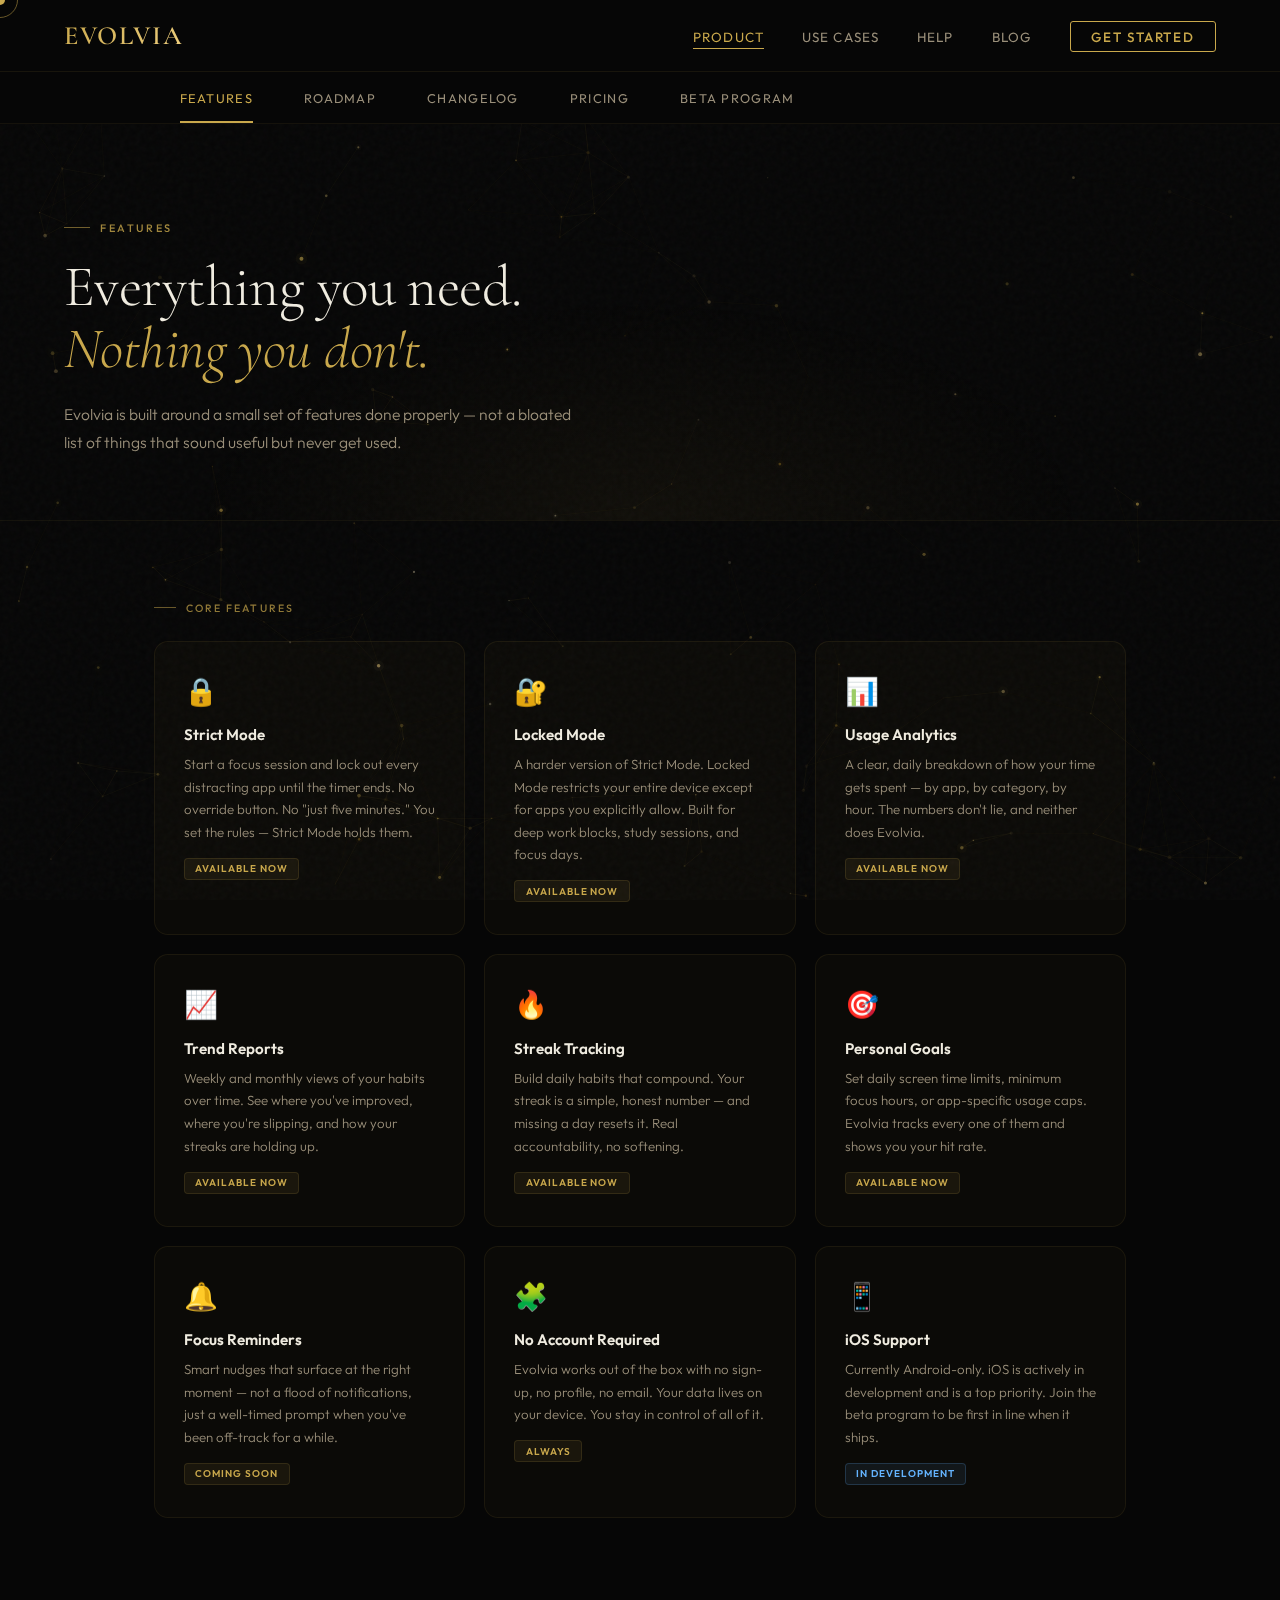
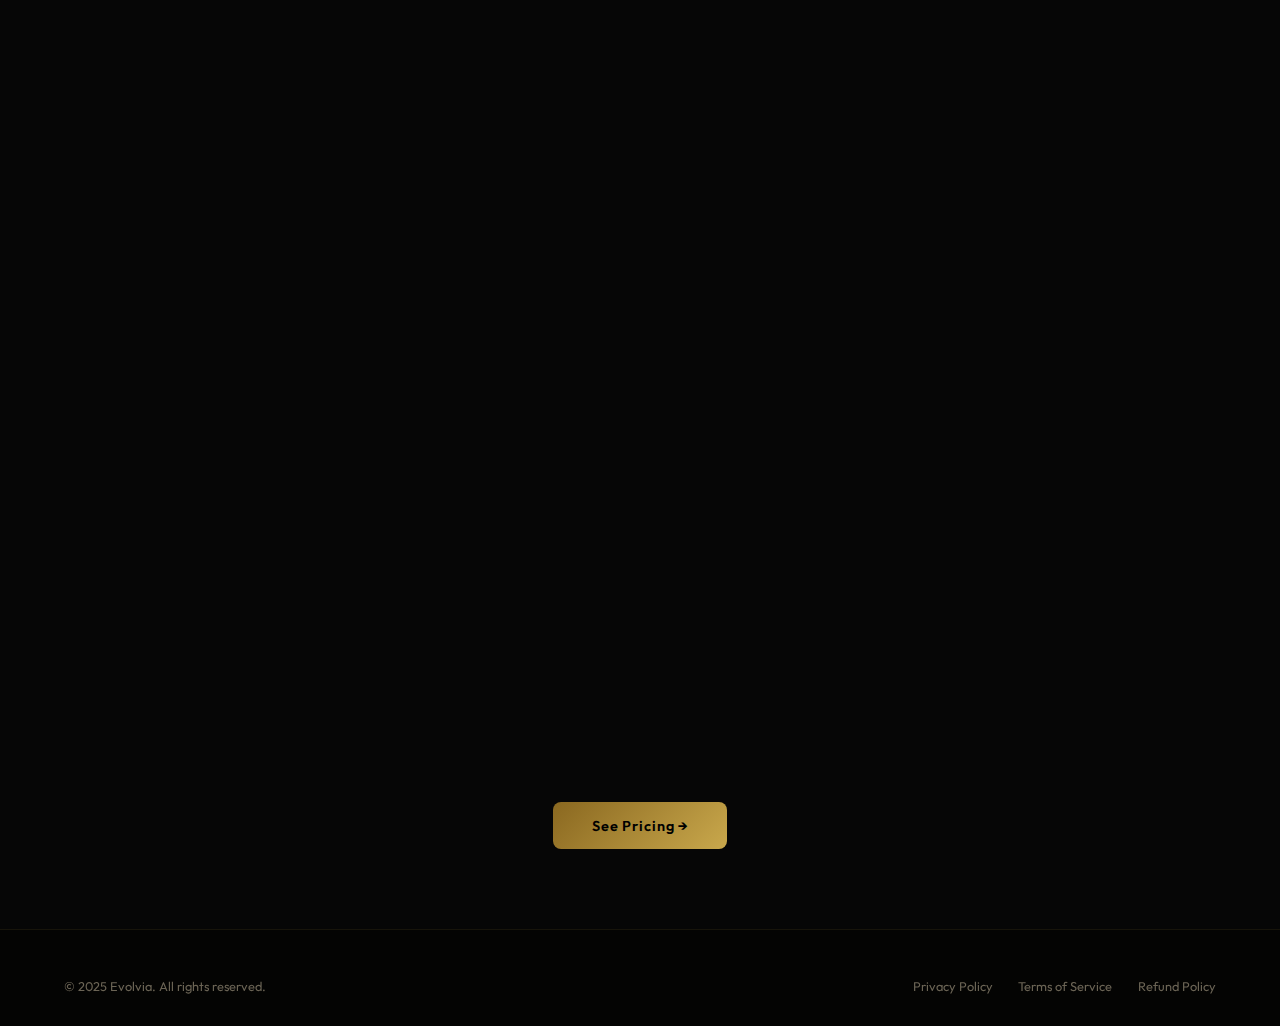
<file: ProductAndroid.html>
<!DOCTYPE html>
<html lang="en">
<head>
<meta charset="UTF-8">
<meta name="viewport" content="width=device-width, initial-scale=1.0">
<title>Product — Evolvia</title>
<link rel="preconnect" href="https://fonts.googleapis.com">
<link href="https://fonts.googleapis.com/css2?family=Cormorant+Garamond:ital,wght@0,300;0,400;0,600;0,700;1,300;1,400&family=Outfit:wght@300;400;500;600;700&display=swap" rel="stylesheet">
<style>
:root{
  --bg:#060606;--bg2:#0a0a0a;--surface:#111;--surface2:#161616;
  --gold:#c9a84c;--gold2:#f0d080;--gold3:#8a6820;
  --text:#f0ece0;--muted:#6b6455;--muted2:#9a8f7a;
}
*,*::before,*::after{box-sizing:border-box;margin:0;padding:0}
html{scroll-behavior:smooth}
body{background:var(--bg);color:var(--text);font-family:'Outfit',sans-serif;overflow-x:hidden;cursor:none;min-height:100vh}

#cur{position:fixed;width:10px;height:10px;border-radius:50%;background:var(--gold);pointer-events:none;z-index:9999;transform:translate(-50%,-50%);mix-blend-mode:screen}
#cur-ring{position:fixed;width:36px;height:36px;border-radius:50%;border:1px solid rgba(201,168,76,.5);pointer-events:none;z-index:9998;transform:translate(-50%,-50%);transition:width .2s,height .2s,border-color .2s}
#bg-canvas{position:fixed;inset:0;z-index:0;pointer-events:none}
body::after{content:'';position:fixed;inset:0;background-image:url("data:image/svg+xml,%3Csvg viewBox='0 0 200 200' xmlns='http://www.w3.org/2000/svg'%3E%3Cfilter id='n'%3E%3CfeTurbulence type='fractalNoise' baseFrequency='.85' numOctaves='4' stitchTiles='stitch'/%3E%3C/filter%3E%3Crect width='100%25' height='100%25' filter='url(%23n)' opacity='.03'/%3E%3C/svg%3E");z-index:1;pointer-events:none}

/* NAV */
nav{position:fixed;top:0;left:0;right:0;z-index:200;display:flex;align-items:center;justify-content:space-between;padding:0 5%;height:72px;background:rgba(6,6,6,.88);backdrop-filter:blur(24px);border-bottom:1px solid rgba(201,168,76,.1)}
.nav-logo{font-family:'Cormorant Garamond',serif;font-weight:600;font-size:1.65rem;letter-spacing:.06em;background:linear-gradient(135deg,var(--gold),var(--gold2));-webkit-background-clip:text;-webkit-text-fill-color:transparent;background-clip:text;text-transform:uppercase;text-decoration:none}
.nav-links{display:flex;gap:2.4rem;list-style:none;align-items:center}
.nav-links a{color:var(--muted2);text-decoration:none;font-size:.84rem;font-weight:400;letter-spacing:.08em;text-transform:uppercase;transition:color .2s;position:relative}
.nav-links a::after{content:'';position:absolute;bottom:-4px;left:0;width:0;height:1px;background:var(--gold);transition:width .28s ease}
.nav-links a:hover{color:var(--gold2)}
.nav-links a:hover::after,.nav-links a.active::after{width:100%}
.nav-links a.active{color:var(--gold)}
.nav-cta{background:transparent!important;border:1px solid var(--gold)!important;color:var(--gold)!important;padding:.42rem 1.3rem;border-radius:3px;font-weight:500!important;letter-spacing:.12em!important;transition:all .25s!important}
.nav-cta::after{display:none!important}
.nav-cta:hover{background:var(--gold)!important;color:#000!important}

/* PAGE */
.page{position:relative;z-index:2;padding-top:72px}

/* ── STICKY TAB NAV ── */
.tab-nav-wrap{position:sticky;top:72px;z-index:100;background:rgba(6,6,6,.92);backdrop-filter:blur(20px);border-bottom:1px solid rgba(201,168,76,.08)}
.tab-nav{display:flex;max-width:1100px;margin:0 auto;padding:0 5%;overflow-x:auto;scrollbar-width:none}
.tab-nav::-webkit-scrollbar{display:none}
.tab-btn{flex:0 0 auto;background:none;border:none;color:var(--muted2);font-family:'Outfit',sans-serif;font-size:.8rem;font-weight:400;letter-spacing:.1em;text-transform:uppercase;padding:1.1rem 1.6rem;cursor:pointer;position:relative;transition:color .22s;white-space:nowrap}
.tab-btn::after{content:'';position:absolute;bottom:0;left:1.6rem;right:1.6rem;height:2px;background:var(--gold);transform:scaleX(0);transform-origin:center;transition:transform .28s ease}
.tab-btn:hover{color:var(--gold2)}
.tab-btn.active{color:var(--gold)}
.tab-btn.active::after{transform:scaleX(1)}

/* ── SHARED SECTION SHELL ── */
.tab-section{display:none;animation:fadeIn .4s ease both}
.tab-section.active{display:block}
@keyframes fadeIn{from{opacity:0;transform:translateY(14px)}to{opacity:1;transform:translateY(0)}}
@keyframes fadeUp{from{opacity:0;transform:translateY(24px)}to{opacity:1;transform:translateY(0)}}

.sec-hero{padding:5.5rem 5% 4rem;border-bottom:1px solid rgba(201,168,76,.07);position:relative;overflow:hidden}
.sec-hero::before{content:'';position:absolute;inset:0;background:radial-gradient(ellipse 50% 80% at 50% 100%,rgba(201,168,76,.055) 0%,transparent 70%);pointer-events:none}
.sec-hero-inner{max-width:680px}
.eyebrow{display:inline-flex;align-items:center;gap:.65rem;margin-bottom:1.4rem}
.ey-line{width:26px;height:1px;background:var(--gold);opacity:.55}
.ey-text{font-size:.68rem;font-weight:500;letter-spacing:.22em;text-transform:uppercase;color:var(--gold);opacity:.8}
.sec-title{font-family:'Cormorant Garamond',serif;font-weight:300;font-size:clamp(2.6rem,4.5vw,4.2rem);line-height:1.07;letter-spacing:-.01em;margin-bottom:1.2rem}
.sec-title em{font-style:italic;color:var(--gold)}
.sec-sub{font-size:.98rem;color:var(--muted2);line-height:1.8;font-weight:300;max-width:520px}

/* shared label */
.s-label{display:flex;align-items:center;gap:.6rem;margin-bottom:1.6rem}
.sl-line{width:22px;height:1px;background:var(--gold);opacity:.5}
.sl-text{font-size:.66rem;font-weight:500;letter-spacing:.2em;text-transform:uppercase;color:var(--gold);opacity:.7}

/* ══════════════════════════════════
   FEATURES
══════════════════════════════════ */
#sec-features .content{padding:5rem 5%;max-width:1100px;margin:0 auto}
.feat-intro{max-width:600px;margin-bottom:4rem}
.feat-intro p{font-size:.96rem;color:var(--muted2);line-height:1.8;font-weight:300}

.feat-big-grid{display:grid;grid-template-columns:repeat(3,1fr);gap:1.2rem;margin-bottom:4rem}
.fbig{background:rgba(201,168,76,.03);border:1px solid rgba(201,168,76,.09);border-radius:14px;padding:2rem 1.8rem;transition:border-color .25s,transform .25s,background .25s;position:relative;overflow:hidden}
.fbig::after{content:'';position:absolute;bottom:0;left:0;right:0;height:1px;background:linear-gradient(90deg,transparent,var(--gold),transparent);opacity:0;transition:opacity .3s}
.fbig:hover{border-color:rgba(201,168,76,.2);transform:translateY(-5px);background:rgba(201,168,76,.055)}
.fbig:hover::after{opacity:.4}
.fbig-icon{font-size:1.7rem;margin-bottom:1.1rem}
.fbig-title{font-weight:600;font-size:.95rem;margin-bottom:.55rem}
.fbig-desc{font-size:.83rem;color:var(--muted2);line-height:1.7;font-weight:300}
.fbig-tag{display:inline-block;margin-top:.9rem;font-size:.62rem;font-weight:600;letter-spacing:.1em;text-transform:uppercase;color:var(--gold);background:rgba(201,168,76,.08);border:1px solid rgba(201,168,76,.15);border-radius:4px;padding:.22rem .65rem}

.feat-compare{background:var(--surface);border:1px solid rgba(201,168,76,.1);border-radius:14px;overflow:hidden;margin-bottom:4rem}
.fc-header{display:grid;grid-template-columns:2fr 1fr 1fr;background:rgba(201,168,76,.05);border-bottom:1px solid rgba(201,168,76,.09);padding:1.1rem 1.6rem}
.fc-col-label{font-size:.72rem;font-weight:600;letter-spacing:.12em;text-transform:uppercase;color:var(--gold);opacity:.75}
.fc-col-label:first-child{color:var(--muted2)}
.fc-row{display:grid;grid-template-columns:2fr 1fr 1fr;padding:.95rem 1.6rem;border-bottom:1px solid rgba(201,168,76,.05);transition:background .2s}
.fc-row:hover{background:rgba(201,168,76,.03)}
.fc-row:last-child{border-bottom:none}
.fc-feat{font-size:.88rem;color:var(--text);font-weight:400}
.fc-feat small{display:block;font-size:.74rem;color:var(--muted);font-weight:300;margin-top:.15rem}
.fc-check{font-size:.9rem;text-align:center}
.check-yes{color:var(--gold)}
.check-no{color:var(--muted);opacity:.4}
.check-partial{color:var(--muted2);font-size:.8rem;text-align:center}

/* ══════════════════════════════════
   ROADMAP
══════════════════════════════════ */
#sec-roadmap .content{padding:5rem 5%;max-width:900px;margin:0 auto}

.roadmap-timeline{display:flex;flex-direction:column;gap:0}
.rm-phase{display:grid;grid-template-columns:140px 1fr;gap:0;position:relative}
.rm-phase:not(:last-child)::after{content:'';position:absolute;left:calc(140px + 23px);top:54px;bottom:-30px;width:1px;background:rgba(201,168,76,.12);z-index:0}

.rm-left{padding-top:.85rem;padding-right:2rem;text-align:right}
.rm-phase-label{font-size:.65rem;font-weight:600;letter-spacing:.14em;text-transform:uppercase;color:var(--muted);margin-bottom:.25rem}
.rm-phase-period{font-size:.78rem;color:var(--muted2);font-weight:300}

.rm-dot-col{display:flex;flex-direction:column;align-items:center;padding-right:1.8rem;position:relative;z-index:1}
.rm-dot{width:12px;height:12px;border-radius:50%;margin-top:1.1rem;flex-shrink:0}
.rm-dot.done{background:var(--gold);box-shadow:0 0 10px rgba(201,168,76,.4)}
.rm-dot.active{background:transparent;border:2px solid var(--gold);box-shadow:0 0 14px rgba(201,168,76,.3);animation:dotPulse 2s ease-in-out infinite}
.rm-dot.upcoming{background:rgba(201,168,76,.15);border:1.5px solid rgba(201,168,76,.25)}
@keyframes dotPulse{0%,100%{box-shadow:0 0 8px rgba(201,168,76,.25)}50%{box-shadow:0 0 18px rgba(201,168,76,.5)}}

.rm-right{padding-bottom:3rem}
.rm-items{display:flex;flex-direction:column;gap:.8rem;padding-top:.6rem}
.rm-item{background:rgba(201,168,76,.03);border:1px solid rgba(201,168,76,.08);border-radius:10px;padding:1.2rem 1.5rem;transition:border-color .25s}
.rm-item:hover{border-color:rgba(201,168,76,.18)}
.rm-item.done-item{border-color:rgba(201,168,76,.12)}
.rm-item-header{display:flex;justify-content:space-between;align-items:flex-start;margin-bottom:.4rem}
.rm-item-title{font-weight:600;font-size:.9rem}
.rm-status{font-size:.6rem;font-weight:600;letter-spacing:.1em;text-transform:uppercase;padding:.2rem .7rem;border-radius:4px}
.rm-status.s-done{background:rgba(201,168,76,.12);color:var(--gold);border:1px solid rgba(201,168,76,.2)}
.rm-status.s-live{background:rgba(0,220,130,.1);color:#00dc82;border:1px solid rgba(0,220,130,.2)}
.rm-status.s-soon{background:rgba(201,168,76,.07);color:var(--muted2);border:1px solid rgba(201,168,76,.12)}
.rm-status.s-planned{background:rgba(255,255,255,.04);color:var(--muted);border:1px solid rgba(255,255,255,.07)}
.rm-item-desc{font-size:.82rem;color:var(--muted2);line-height:1.65;font-weight:300}

/* ══════════════════════════════════
   CHANGELOG
══════════════════════════════════ */
#sec-changelog .content{padding:5rem 5%;max-width:860px;margin:0 auto}

.cl-entries{display:flex;flex-direction:column;gap:2rem}
.cl-entry{border:1px solid rgba(201,168,76,.09);border-radius:14px;overflow:hidden;transition:border-color .25s}
.cl-entry:hover{border-color:rgba(201,168,76,.18)}
.cl-entry-head{display:flex;align-items:center;gap:1.4rem;padding:1.6rem 2rem;background:rgba(201,168,76,.03);border-bottom:1px solid rgba(201,168,76,.07)}
.cl-version{font-family:'Cormorant Garamond',serif;font-size:1.55rem;font-weight:700;color:var(--gold);min-width:80px}
.cl-date{font-size:.75rem;color:var(--muted);font-weight:300}
.cl-type-badge{font-size:.6rem;font-weight:700;letter-spacing:.12em;text-transform:uppercase;padding:.25rem .75rem;border-radius:4px}
.cl-type-badge.launch{background:rgba(201,168,76,.12);color:var(--gold);border:1px solid rgba(201,168,76,.25)}
.cl-type-badge.patch{background:rgba(100,180,255,.08);color:#64b4ff;border:1px solid rgba(100,180,255,.18)}
.cl-type-badge.update{background:rgba(0,220,130,.08);color:#00dc82;border:1px solid rgba(0,220,130,.18)}
.cl-entry-body{padding:1.8rem 2rem}
.cl-summary{font-size:.9rem;color:var(--muted2);line-height:1.75;font-weight:300;margin-bottom:1.4rem}
.cl-changes{list-style:none;display:flex;flex-direction:column;gap:.6rem}
.cl-change{display:flex;align-items:flex-start;gap:.75rem;font-size:.85rem;color:var(--muted2);font-weight:300;line-height:1.55}
.cl-change-dot{width:6px;height:6px;border-radius:50%;flex-shrink:0;margin-top:.45rem}
.cl-change-dot.new{background:var(--gold)}
.cl-change-dot.fix{background:#64b4ff}
.cl-change-dot.imp{background:#00dc82}

/* ══════════════════════════════════
   PRICING
══════════════════════════════════ */
#sec-pricing .content{padding:5rem 5%;max-width:1100px;margin:0 auto}

.pricing-toggle-wrap{display:flex;justify-content:center;margin-bottom:3.5rem}
.pricing-toggle{display:flex;background:rgba(255,255,255,.04);border:1px solid rgba(201,168,76,.12);border-radius:8px;padding:4px;gap:2px}
.pt-btn{background:none;border:none;font-family:'Outfit',sans-serif;font-size:.8rem;font-weight:500;letter-spacing:.06em;color:var(--muted2);padding:.55rem 1.4rem;border-radius:5px;cursor:pointer;transition:all .22s;white-space:nowrap}
.pt-btn.active{background:rgba(201,168,76,.12);color:var(--gold);border:1px solid rgba(201,168,76,.2)}

.pricing-grid{display:grid;grid-template-columns:repeat(3,1fr);gap:1.5rem;margin-bottom:4rem}
.plan-card{border:1px solid rgba(201,168,76,.1);border-radius:16px;padding:2.4rem 2.2rem;position:relative;overflow:hidden;transition:border-color .28s,transform .28s}
.plan-card:hover{transform:translateY(-6px)}
.plan-card.featured{border-color:rgba(201,168,76,.35);background:rgba(201,168,76,.04)}
.plan-card.featured::before{content:'';position:absolute;top:0;left:0;right:0;height:2px;background:linear-gradient(90deg,transparent,var(--gold),transparent);opacity:.7}
.plan-glow{position:absolute;bottom:-50px;right:-50px;width:160px;height:160px;border-radius:50%;background:radial-gradient(ellipse,rgba(201,168,76,.08),transparent 70%);pointer-events:none}

.plan-badge{position:absolute;top:1.4rem;right:1.4rem;font-size:.6rem;font-weight:700;letter-spacing:.12em;text-transform:uppercase;background:linear-gradient(135deg,var(--gold3),var(--gold));color:#000;padding:.3rem .85rem;border-radius:4px}
.plan-name{font-size:.7rem;font-weight:600;letter-spacing:.18em;text-transform:uppercase;color:var(--gold);opacity:.75;margin-bottom:.8rem}
.plan-price-wrap{margin-bottom:.6rem}
.plan-price{font-family:'Cormorant Garamond',serif;font-size:3.2rem;font-weight:700;color:var(--text);line-height:1}
.plan-price .currency{font-size:1.4rem;vertical-align:top;margin-top:.6rem;display:inline-block;color:var(--gold)}
.plan-price .period{font-family:'Outfit',sans-serif;font-size:.78rem;color:var(--muted);font-weight:300;margin-left:.3rem}
.plan-equiv{font-size:.75rem;color:var(--muted);font-weight:300;margin-bottom:1.4rem;min-height:1.1rem}
.plan-desc{font-size:.84rem;color:var(--muted2);line-height:1.7;font-weight:300;margin-bottom:1.8rem;padding-bottom:1.8rem;border-bottom:1px solid rgba(201,168,76,.07)}
.plan-features{list-style:none;display:flex;flex-direction:column;gap:.75rem;margin-bottom:2.2rem}
.pf{display:flex;align-items:flex-start;gap:.7rem;font-size:.85rem;color:var(--muted2);font-weight:300}
.pf-check{color:var(--gold);flex-shrink:0;margin-top:1px;font-size:.8rem}
.pf-x{color:var(--muted);opacity:.4;flex-shrink:0;margin-top:1px;font-size:.8rem}

.plan-btn{width:100%;padding:.9rem;border-radius:8px;border:none;font-family:'Outfit',sans-serif;font-size:.88rem;font-weight:600;letter-spacing:.06em;cursor:pointer;transition:all .22s}
.plan-btn-primary{background:linear-gradient(135deg,var(--gold3),var(--gold));color:#000}
.plan-btn-primary:hover{box-shadow:0 10px 32px rgba(201,168,76,.3);transform:translateY(-1px)}
.plan-btn-outline{background:transparent;border:1px solid rgba(201,168,76,.28);color:var(--gold)}
.plan-btn-outline:hover{background:rgba(201,168,76,.08);border-color:rgba(201,168,76,.5)}

.savings-tag{display:inline-block;font-size:.7rem;font-weight:600;color:var(--gold);background:rgba(201,168,76,.1);border:1px solid rgba(201,168,76,.2);border-radius:4px;padding:.2rem .65rem;margin-left:.5rem;vertical-align:middle}

.pricing-faq{background:var(--surface);border:1px solid rgba(201,168,76,.09);border-radius:14px;padding:2.4rem 2.6rem}
.pricing-faq-title{font-family:'Cormorant Garamond',serif;font-size:1.5rem;font-weight:600;color:var(--gold);margin-bottom:1.6rem}
.pfaq-grid{display:grid;grid-template-columns:1fr 1fr;gap:1.6rem}
.pfaq-q{font-weight:500;font-size:.88rem;margin-bottom:.4rem}
.pfaq-a{font-size:.82rem;color:var(--muted2);line-height:1.65;font-weight:300}

/* ══════════════════════════════════
   BETA PROGRAM
══════════════════════════════════ */
#sec-beta .content{padding:5rem 5%;max-width:1000px;margin:0 auto}

.beta-hero-card{background:rgba(201,168,76,.04);border:1px solid rgba(201,168,76,.15);border-radius:16px;padding:3rem 3.2rem;position:relative;overflow:hidden;margin-bottom:3.5rem}
.beta-hero-card::before{content:'';position:absolute;top:0;left:0;right:0;height:2px;background:linear-gradient(90deg,transparent,var(--gold),transparent);opacity:.55}
.beta-hero-card::after{content:'';position:absolute;bottom:-60px;right:-60px;width:200px;height:200px;border-radius:50%;background:radial-gradient(ellipse,rgba(201,168,76,.08),transparent 70%);pointer-events:none}
.bhc-inner{position:relative;z-index:1;display:grid;grid-template-columns:1fr auto;gap:3rem;align-items:center}
.bhc-title{font-family:'Cormorant Garamond',serif;font-size:2rem;font-weight:600;color:var(--gold);margin-bottom:.8rem}
.bhc-desc{font-size:.92rem;color:var(--muted2);line-height:1.8;font-weight:300;max-width:500px}
.bhc-stat{text-align:center;flex-shrink:0}
.bhc-num{font-family:'Cormorant Garamond',serif;font-size:3.5rem;font-weight:700;color:var(--gold);line-height:1}
.bhc-label{font-size:.65rem;color:var(--muted);letter-spacing:.12em;text-transform:uppercase;margin-top:.3rem}

.beta-perks{display:grid;grid-template-columns:repeat(3,1fr);gap:1.2rem;margin-bottom:3.5rem}
.bp-card{background:rgba(201,168,76,.03);border:1px solid rgba(201,168,76,.09);border-radius:12px;padding:1.8rem 1.6rem;transition:border-color .25s,transform .25s,background .25s}
.bp-card:hover{border-color:rgba(201,168,76,.2);transform:translateY(-4px);background:rgba(201,168,76,.055)}
.bp-icon{font-size:1.6rem;margin-bottom:.9rem}
.bp-title{font-weight:600;font-size:.92rem;margin-bottom:.45rem}
.bp-desc{font-size:.82rem;color:var(--muted2);line-height:1.65;font-weight:300}

.beta-form-wrap{background:var(--surface);border:1px solid rgba(201,168,76,.1);border-radius:14px;padding:2.6rem 2.8rem;position:relative;overflow:hidden}
.beta-form-wrap::before{content:'';position:absolute;top:0;left:0;right:0;height:2px;background:linear-gradient(90deg,transparent,var(--gold),transparent);opacity:.4}
.bf-title{font-family:'Cormorant Garamond',serif;font-size:1.5rem;font-weight:600;color:var(--text);margin-bottom:.6rem}
.bf-sub{font-size:.86rem;color:var(--muted2);line-height:1.7;font-weight:300;margin-bottom:2rem}
.beta-form{display:grid;grid-template-columns:1fr 1fr;gap:1.2rem}
.bf-full{grid-column:1/-1}
.form-group{display:flex;flex-direction:column;gap:.5rem}
.form-label{font-size:.7rem;font-weight:500;letter-spacing:.1em;text-transform:uppercase;color:var(--muted2)}
.form-input,.form-select,.form-textarea{background:rgba(255,255,255,.03);border:1px solid rgba(201,168,76,.12);border-radius:8px;padding:.82rem 1.1rem;color:var(--text);font-family:'Outfit',sans-serif;font-size:.9rem;font-weight:300;outline:none;transition:border-color .22s,background .22s,box-shadow .22s;-webkit-appearance:none;width:100%}
.form-input::placeholder,.form-textarea::placeholder{color:var(--muted);opacity:.55}
.form-input:focus,.form-select:focus,.form-textarea:focus{border-color:rgba(201,168,76,.45);background:rgba(201,168,76,.04);box-shadow:0 0 0 3px rgba(201,168,76,.07)}
.form-select{cursor:pointer;background-image:url("data:image/svg+xml,%3Csvg xmlns='http://www.w3.org/2000/svg' width='12' height='12' viewBox='0 0 24 24' fill='none' stroke='%23c9a84c' stroke-width='2'%3E%3Cpath d='m6 9 6 6 6-6'/%3E%3C/svg%3E");background-repeat:no-repeat;background-position:right 1rem center;padding-right:2.5rem}
.form-select option{background:#111;color:var(--text)}
.form-textarea{resize:vertical;min-height:100px;line-height:1.65}
.submit-btn{grid-column:1/-1;padding:1rem;border-radius:8px;border:none;background:linear-gradient(135deg,var(--gold3),var(--gold));color:#000;font-family:'Outfit',sans-serif;font-size:.9rem;font-weight:600;letter-spacing:.06em;cursor:pointer;transition:transform .2s,box-shadow .2s;display:flex;align-items:center;justify-content:center;gap:.6rem}
.submit-btn:hover{transform:translateY(-2px);box-shadow:0 10px 32px rgba(201,168,76,.3)}
.form-note{grid-column:1/-1;font-size:.72rem;color:var(--muted);text-align:center;line-height:1.6}
.form-note a{color:var(--gold);text-decoration:none}
.success-msg{display:none;text-align:center;padding:2.5rem 1rem}
.success-msg.show{display:block}
.success-icon{font-size:2.8rem;margin-bottom:1rem}
.success-title{font-family:'Cormorant Garamond',serif;font-size:1.8rem;font-weight:600;color:var(--gold);margin-bottom:.7rem}
.success-sub{font-size:.9rem;color:var(--muted2);font-weight:300;line-height:1.7}

/* FOOTER */
footer{position:relative;z-index:2;background:rgba(4,4,3,.98);border-top:1px solid rgba(201,168,76,.1);padding:3rem 5% 2rem}
.footer-bottom{display:flex;justify-content:space-between;align-items:center;flex-wrap:wrap;gap:1rem;color:var(--muted);font-size:.8rem}
.footer-bottom a{color:var(--muted);text-decoration:none;transition:color .2s}
.footer-bottom a:hover{color:var(--gold)}
.footer-links{display:flex;gap:1.6rem}

.reveal{opacity:0;transform:translateY(26px);transition:opacity .65s ease,transform .65s ease}
.reveal.visible{opacity:1;transform:translateY(0)}

@media(max-width:860px){
  .feat-big-grid,.pricing-grid,.beta-perks{grid-template-columns:1fr 1fr}
  .pfaq-grid{grid-template-columns:1fr}
  .nav-links{display:none}
  .bhc-inner{grid-template-columns:1fr}
  .bhc-stat{text-align:left}
  .beta-form{grid-template-columns:1fr}
  .bf-full{grid-column:1}
  .submit-btn,.form-note{grid-column:1}
}
@media(max-width:560px){
  .feat-big-grid,.pricing-grid,.beta-perks{grid-template-columns:1fr}
  .fc-header,.fc-row{grid-template-columns:2fr 1fr 1fr}
}
</style>
</head>
<body>

<div id="cur"></div>
<div id="cur-ring"></div>
<canvas id="bg-canvas"></canvas>

<nav>
  <a href="index.html" class="nav-logo">Evolvia</a>
  <ul class="nav-links">
    <li><a href="ProductAndroid.html" class="active">Product</a></li>
    <li><a href="Use.html">Use Cases</a></li>
    <li><a href="help.html">Help</a></li>
    <li><a href="Blogheader.html">Blog</a></li>
    <li><a href="ProductAndroid.html#pricing" class="nav-cta">Get Started</a></li>
  </ul>
</nav>

<div class="page">

  <!-- STICKY TAB NAV -->
  <div class="tab-nav-wrap">
    <div class="tab-nav">
      <button class="tab-btn active" onclick="switchTab('features',this)">Features</button>
      <button class="tab-btn" onclick="switchTab('roadmap',this)">Roadmap</button>
      <button class="tab-btn" onclick="switchTab('changelog',this)">Changelog</button>
      <button class="tab-btn" onclick="switchTab('pricing',this)">Pricing</button>
      <button class="tab-btn" onclick="switchTab('beta',this)">Beta Program</button>
    </div>
  </div>

  <!-- ══════════════════ FEATURES ══════════════════ -->
  <div class="tab-section active" id="sec-features">
    <div class="sec-hero">
      <div class="sec-hero-inner">
        <div class="eyebrow"><span class="ey-line"></span><span class="ey-text">Features</span></div>
        <h1 class="sec-title">Everything you need.<br><em>Nothing you don't.</em></h1>
        <p class="sec-sub">Evolvia is built around a small set of features done properly — not a bloated list of things that sound useful but never get used.</p>
      </div>
    </div>
    <div class="content" style="padding:5rem 5%;max-width:1100px;margin:0 auto">

      <div class="s-label reveal"><span class="sl-line"></span><span class="sl-text">Core Features</span></div>
      <div class="feat-big-grid reveal" style="transition-delay:.05s">
        <div class="fbig">
          <div class="fbig-icon">🔒</div>
          <div class="fbig-title">Strict Mode</div>
          <div class="fbig-desc">Start a focus session and lock out every distracting app until the timer ends. No override button. No "just five minutes." You set the rules — Strict Mode holds them.</div>
          <span class="fbig-tag">Available Now</span>
        </div>
        <div class="fbig">
          <div class="fbig-icon">🔐</div>
          <div class="fbig-title">Locked Mode</div>
          <div class="fbig-desc">A harder version of Strict Mode. Locked Mode restricts your entire device except for apps you explicitly allow. Built for deep work blocks, study sessions, and focus days.</div>
          <span class="fbig-tag">Available Now</span>
        </div>
        <div class="fbig">
          <div class="fbig-icon">📊</div>
          <div class="fbig-title">Usage Analytics</div>
          <div class="fbig-desc">A clear, daily breakdown of how your time gets spent — by app, by category, by hour. The numbers don't lie, and neither does Evolvia.</div>
          <span class="fbig-tag">Available Now</span>
        </div>
        <div class="fbig">
          <div class="fbig-icon">📈</div>
          <div class="fbig-title">Trend Reports</div>
          <div class="fbig-desc">Weekly and monthly views of your habits over time. See where you've improved, where you're slipping, and how your streaks are holding up.</div>
          <span class="fbig-tag">Available Now</span>
        </div>
        <div class="fbig">
          <div class="fbig-icon">🔥</div>
          <div class="fbig-title">Streak Tracking</div>
          <div class="fbig-desc">Build daily habits that compound. Your streak is a simple, honest number — and missing a day resets it. Real accountability, no softening.</div>
          <span class="fbig-tag">Available Now</span>
        </div>
        <div class="fbig">
          <div class="fbig-icon">🎯</div>
          <div class="fbig-title">Personal Goals</div>
          <div class="fbig-desc">Set daily screen time limits, minimum focus hours, or app-specific usage caps. Evolvia tracks every one of them and shows you your hit rate.</div>
          <span class="fbig-tag">Available Now</span>
        </div>
        <div class="fbig">
          <div class="fbig-icon">🔔</div>
          <div class="fbig-title">Focus Reminders</div>
          <div class="fbig-desc">Smart nudges that surface at the right moment — not a flood of notifications, just a well-timed prompt when you've been off-track for a while.</div>
          <span class="fbig-tag">Coming Soon</span>
        </div>
        <div class="fbig">
          <div class="fbig-icon">🧩</div>
          <div class="fbig-title">No Account Required</div>
          <div class="fbig-desc">Evolvia works out of the box with no sign-up, no profile, no email. Your data lives on your device. You stay in control of all of it.</div>
          <span class="fbig-tag">Always</span>
        </div>
        <div class="fbig">
          <div class="fbig-icon">📱</div>
          <div class="fbig-title">iOS Support</div>
          <div class="fbig-desc">Currently Android-only. iOS is actively in development and is a top priority. Join the beta program to be first in line when it ships.</div>
          <span class="fbig-tag" style="background:rgba(100,180,255,.08);color:#64b4ff;border-color:rgba(100,180,255,.2)">In Development</span>
        </div>
      </div>

      <div class="s-label reveal" style="margin-bottom:1.4rem"><span class="sl-line"></span><span class="sl-text">Free vs Pro</span></div>
      <div class="feat-compare reveal" style="transition-delay:.05s">
        <div class="fc-header">
          <div class="fc-col-label">Feature</div>
          <div class="fc-col-label" style="text-align:center">Free</div>
          <div class="fc-col-label" style="text-align:center">Pro</div>
        </div>
        <div class="fc-row"><div class="fc-feat">Strict Mode<small>Session-based app blocking</small></div><div class="fc-check check-yes">✦</div><div class="fc-check check-yes">✦</div></div>
        <div class="fc-row"><div class="fc-feat">Locked Mode<small>Full device restriction</small></div><div class="fc-check check-yes">✦</div><div class="fc-check check-yes">✦</div></div>
        <div class="fc-row"><div class="fc-feat">Daily Usage Breakdown<small>App-level detail</small></div><div class="fc-check check-yes">✦</div><div class="fc-check check-yes">✦</div></div>
        <div class="fc-row"><div class="fc-feat">Streak Tracking<small>Daily habit streaks</small></div><div class="fc-check check-yes">✦</div><div class="fc-check check-yes">✦</div></div>
        <div class="fc-row"><div class="fc-feat">Goals<small>Daily screen time & focus targets</small></div><div class="fc-check check-partial" style="color:var(--muted2);font-size:.78rem">Up to 3</div><div class="fc-check check-yes">✦</div></div>
        <div class="fc-row"><div class="fc-feat">Trend Reports<small>Weekly & monthly history</small></div><div class="fc-check check-partial" style="color:var(--muted2);font-size:.78rem">7 days</div><div class="fc-check check-yes">✦</div></div>
        <div class="fc-row"><div class="fc-feat">Custom Block Lists<small>Choose exactly which apps to block</small></div><div class="fc-check check-no">✕</div><div class="fc-check check-yes">✦</div></div>
        <div class="fc-row"><div class="fc-feat">Focus Reminders<small>Smart nudges when you drift</small></div><div class="fc-check check-no">✕</div><div class="fc-check check-yes">✦</div></div>
        <div class="fc-row"><div class="fc-feat">Full Data History<small>Unlimited retention</small></div><div class="fc-check check-no">✕</div><div class="fc-check check-yes">✦</div></div>
        <div class="fc-row"><div class="fc-feat">Priority Support<small>Direct line to our team</small></div><div class="fc-check check-no">✕</div><div class="fc-check check-yes">✦</div></div>
      </div>

      <div style="text-align:center;margin-top:1rem">
        <button onclick="switchTabById('pricing')" style="background:linear-gradient(135deg,var(--gold3),var(--gold));color:#000;border:none;font-family:'Outfit',sans-serif;font-size:.9rem;font-weight:600;letter-spacing:.06em;padding:.9rem 2.4rem;border-radius:8px;cursor:pointer;transition:box-shadow .2s,transform .2s" onmouseover="this.style.transform='translateY(-2px)';this.style.boxShadow='0 10px 32px rgba(201,168,76,.3)'" onmouseout="this.style.transform='';this.style.boxShadow=''">See Pricing →</button>
      </div>

    </div>
  </div>

  <!-- ══════════════════ ROADMAP ══════════════════ -->
  <div class="tab-section" id="sec-roadmap">
    <div class="sec-hero">
      <div class="sec-hero-inner">
        <div class="eyebrow"><span class="ey-line"></span><span class="ey-text">Roadmap</span></div>
        <h1 class="sec-title">Where we're<br><em>headed.</em></h1>
        <p class="sec-sub">A transparent look at what's shipped, what's in progress, and what's planned next. We build in public and update this regularly.</p>
      </div>
    </div>
    <div class="content" style="padding:5rem 5%;max-width:900px;margin:0 auto">
      <div class="roadmap-timeline">

        <!-- PHASE 1 -->
        <div class="rm-phase reveal">
          <div class="rm-left">
            <div class="rm-phase-label">Phase 1</div>
            <div class="rm-phase-period">Launch</div>
          </div>
          <div class="rm-dot-col"><div class="rm-dot done"></div></div>
          <div class="rm-right">
            <div class="rm-items">
              <div class="rm-item done-item">
                <div class="rm-item-header"><div class="rm-item-title">Initial Android Launch</div><span class="rm-status s-done">Shipped</span></div>
                <div class="rm-item-desc">Evolvia goes live on the Google Play Store. Core features available: usage tracking, daily breakdown, goals.</div>
              </div>
              <div class="rm-item done-item">
                <div class="rm-item-header"><div class="rm-item-title">Strict Mode</div><span class="rm-status s-done">Shipped</span></div>
                <div class="rm-item-desc">Session-based app blocking. No override, no bypass — once you're in, you're in.</div>
              </div>
              <div class="rm-item done-item">
                <div class="rm-item-header"><div class="rm-item-title">Streak Tracking</div><span class="rm-status s-done">Shipped</span></div>
                <div class="rm-item-desc">Daily habit streaks that track consistency without shortcuts or grace periods.</div>
              </div>
            </div>
          </div>
        </div>

        <!-- PHASE 2 -->
        <div class="rm-phase reveal" style="transition-delay:.08s">
          <div class="rm-left">
            <div class="rm-phase-label">Phase 2</div>
            <div class="rm-phase-period">Now</div>
          </div>
          <div class="rm-dot-col"><div class="rm-dot active"></div></div>
          <div class="rm-right">
            <div class="rm-items">
              <div class="rm-item">
                <div class="rm-item-header"><div class="rm-item-title">Locked Mode</div><span class="rm-status s-live">Live</span></div>
                <div class="rm-item-desc">Full device restriction mode. Only approved apps remain accessible during a session. Built for deep work and study blocks.</div>
              </div>
              <div class="rm-item">
                <div class="rm-item-header"><div class="rm-item-title">Weekly Trend Reports</div><span class="rm-status s-live">Live</span></div>
                <div class="rm-item-desc">7-day and 30-day historical views of usage, focus time, and goal performance over time.</div>
              </div>
              <div class="rm-item">
                <div class="rm-item-header"><div class="rm-item-title">Custom Block Lists (Pro)</div><span class="rm-status s-soon">In Progress</span></div>
                <div class="rm-item-desc">Let users define exactly which apps get blocked per session — not a global setting, but configurable per focus type.</div>
              </div>
              <div class="rm-item">
                <div class="rm-item-header"><div class="rm-item-title">Pro Subscription Launch</div><span class="rm-status s-soon">In Progress</span></div>
                <div class="rm-item-desc">Monthly, annual, and lifetime pricing tiers. Free tier stays free — always.</div>
              </div>
            </div>
          </div>
        </div>

        <!-- PHASE 3 -->
        <div class="rm-phase reveal" style="transition-delay:.16s">
          <div class="rm-left">
            <div class="rm-phase-label">Phase 3</div>
            <div class="rm-phase-period">Coming Next</div>
          </div>
          <div class="rm-dot-col"><div class="rm-dot upcoming"></div></div>
          <div class="rm-right">
            <div class="rm-items">
              <div class="rm-item">
                <div class="rm-item-header"><div class="rm-item-title">Focus Reminders</div><span class="rm-status s-planned">Planned</span></div>
                <div class="rm-item-desc">Contextual nudges that trigger when your usage patterns suggest you've drifted from your goals — not a notification flood, just well-timed check-ins.</div>
              </div>
              <div class="rm-item">
                <div class="rm-item-header"><div class="rm-item-title">Widget Support</div><span class="rm-status s-planned">Planned</span></div>
                <div class="rm-item-desc">Home screen and lock screen widgets showing your daily stats, active streak, and current session status at a glance.</div>
              </div>
              <div class="rm-item">
                <div class="rm-item-header"><div class="rm-item-title">iOS Launch</div><span class="rm-status s-planned">Planned</span></div>
                <div class="rm-item-desc">Full feature parity with Android. Beta access for iOS will open to the waitlist before general availability. Join the beta program to get early access.</div>
              </div>
            </div>
          </div>
        </div>

        <!-- PHASE 4 -->
        <div class="rm-phase reveal" style="transition-delay:.24s">
          <div class="rm-left">
            <div class="rm-phase-label">Phase 4</div>
            <div class="rm-phase-period">Horizon</div>
          </div>
          <div class="rm-dot-col"><div class="rm-dot upcoming"></div></div>
          <div class="rm-right">
            <div class="rm-items">
              <div class="rm-item">
                <div class="rm-item-header"><div class="rm-item-title">Shared Focus Rooms (Teams)</div><span class="rm-status s-planned">Planned</span></div>
                <div class="rm-item-desc">Opt-in group focus sessions where teams can signal they're in a distraction-free block — no central dashboard, no monitoring, just shared intent.</div>
              </div>
              <div class="rm-item">
                <div class="rm-item-header"><div class="rm-item-title">Deeper Calendar Integration</div><span class="rm-status s-planned">Planned</span></div>
                <div class="rm-item-desc">Let Evolvia read your calendar to auto-schedule focus blocks around meetings, deadlines, and recurring commitments.</div>
              </div>
              <div class="rm-item">
                <div class="rm-item-header"><div class="rm-item-title">Enterprise Tier</div><span class="rm-status s-planned">Planned</span></div>
                <div class="rm-item-desc">Organization-level deployment tools, custom onboarding, and direct support for larger teams. Contact us if you're interested early.</div>
              </div>
            </div>
          </div>
        </div>

      </div>

      <div style="margin-top:3rem;padding:1.8rem 2rem;background:rgba(201,168,76,.04);border:1px solid rgba(201,168,76,.12);border-radius:12px;font-size:.88rem;color:var(--muted2);line-height:1.7;font-weight:300">
        <strong style="color:var(--text)">Have a feature request?</strong> We read everything. Send us a message at <a href="mailto:feedback@evolvia-app.com" style="color:var(--gold);text-decoration:none">feedback@evolvia-app.com</a> or use the form on the <a href="help.html" style="color:var(--gold);text-decoration:none">Help page</a>.
      </div>
    </div>
  </div>

  <!-- ══════════════════ CHANGELOG ══════════════════ -->
  <div class="tab-section" id="sec-changelog">
    <div class="sec-hero">
      <div class="sec-hero-inner">
        <div class="eyebrow"><span class="ey-line"></span><span class="ey-text">Changelog</span></div>
        <h1 class="sec-title">What's changed,<br><em>and when.</em></h1>
        <p class="sec-sub">A running log of every update we ship. We don't bury patch notes — if something changed, it's here.</p>
      </div>
    </div>
    <div class="content" style="padding:5rem 5%;max-width:860px;margin:0 auto">
      <div class="cl-entries">

        <div class="cl-entry reveal">
          <div class="cl-entry-head">
            <div class="cl-version">v1.2</div>
            <div>
              <div style="font-weight:600;font-size:.9rem;margin-bottom:.15rem">Locked Mode & Trend Reports</div>
              <div class="cl-date">June 2025</div>
            </div>
            <span class="cl-type-badge update">Update</span>
          </div>
          <div class="cl-entry-body">
            <div class="cl-summary">Our biggest update since launch. Locked Mode is now live, alongside weekly and monthly trend reports for all users. Several stability fixes included.</div>
            <ul class="cl-changes">
              <li class="cl-change"><span class="cl-change-dot new"></span>Added Locked Mode — full device restriction with a user-defined allow list</li>
              <li class="cl-change"><span class="cl-change-dot new"></span>Added 7-day and 30-day trend reports with visual breakdowns</li>
              <li class="cl-change"><span class="cl-change-dot imp"></span>Improved session timer accuracy when screen turns off during Strict Mode</li>
              <li class="cl-change"><span class="cl-change-dot fix"></span>Fixed an issue where streak count wouldn't update until app restart</li>
              <li class="cl-change"><span class="cl-change-dot fix"></span>Fixed occasional layout shift on the daily breakdown screen</li>
            </ul>
          </div>
        </div>

        <div class="cl-entry reveal" style="transition-delay:.07s">
          <div class="cl-entry-head">
            <div class="cl-version">v1.1</div>
            <div>
              <div style="font-weight:600;font-size:.9rem;margin-bottom:.15rem">Streak Fixes & Goal Improvements</div>
              <div class="cl-date">May 2025</div>
            </div>
            <span class="cl-type-badge patch">Patch</span>
          </div>
          <div class="cl-entry-body">
            <div class="cl-summary">A focused patch addressing the most common issues reported by our first wave of beta testers. Thank you for the detailed reports — they made this faster.</div>
            <ul class="cl-changes">
              <li class="cl-change"><span class="cl-change-dot imp"></span>Streak tracking now handles midnight timezone edge cases correctly</li>
              <li class="cl-change"><span class="cl-change-dot imp"></span>Goal completion percentage now rounds correctly on summary screen</li>
              <li class="cl-change"><span class="cl-change-dot fix"></span>Fixed a crash on older Android versions (9 and below) during app startup</li>
              <li class="cl-change"><span class="cl-change-dot fix"></span>Fixed missing haptic feedback on session start/end buttons</li>
              <li class="cl-change"><span class="cl-change-dot fix"></span>Corrected category labels appearing as "Unknown" for some system apps</li>
            </ul>
          </div>
        </div>

        <div class="cl-entry reveal" style="transition-delay:.14s">
          <div class="cl-entry-head">
            <div class="cl-version">v1.0</div>
            <div>
              <div style="font-weight:600;font-size:.9rem;margin-bottom:.15rem">Initial Launch</div>
              <div class="cl-date">April 2025</div>
            </div>
            <span class="cl-type-badge launch">Launch</span>
          </div>
          <div class="cl-entry-body">
            <div class="cl-summary">Evolvia launches on Android. This is version one — not perfect, but solid. Core features are stable and we're listening closely for what needs to improve.</div>
            <ul class="cl-changes">
              <li class="cl-change"><span class="cl-change-dot new"></span>Usage tracking — per-app and per-category breakdown, updated daily</li>
              <li class="cl-change"><span class="cl-change-dot new"></span>Strict Mode — session-based blocking with no override</li>
              <li class="cl-change"><span class="cl-change-dot new"></span>Streak tracking — daily goal completion streaks</li>
              <li class="cl-change"><span class="cl-change-dot new"></span>Personal goals — up to 3 active goals on the free tier</li>
              <li class="cl-change"><span class="cl-change-dot new"></span>Focus score — a daily composite metric based on your goals and sessions</li>
            </ul>
          </div>
        </div>

      </div>
    </div>
  </div>

  <!-- ══════════════════ PRICING ══════════════════ -->
  <div class="tab-section" id="sec-pricing">
    <div class="sec-hero">
      <div class="sec-hero-inner">
        <div class="eyebrow"><span class="ey-line"></span><span class="ey-text">Pricing</span></div>
        <h1 class="sec-title">Straightforward.<br><em>No surprises.</em></h1>
        <p class="sec-sub">The free tier is genuinely free — no trial period, no feature hiding. Pro unlocks the full experience for those who want it.</p>
      </div>
    </div>
    <div class="content" style="padding:5rem 5%;max-width:1100px;margin:0 auto">

      <div class="pricing-grid reveal">

        <!-- FREE -->
        <div class="plan-card">
          <div class="plan-name">Free</div>
          <div class="plan-price-wrap">
            <div class="plan-price"><span class="currency">$</span>0</div>
          </div>
          <div class="plan-equiv">Always free. No card required.</div>
          <div class="plan-desc">Everything you need to get started. Core tracking, Strict Mode, Locked Mode, and streaks — all at no cost.</div>
          <ul class="plan-features">
            <li class="pf"><span class="pf-check">✦</span>Daily usage breakdown</li>
            <li class="pf"><span class="pf-check">✦</span>Strict Mode & Locked Mode</li>
            <li class="pf"><span class="pf-check">✦</span>Streak tracking</li>
            <li class="pf"><span class="pf-check">✦</span>Up to 3 personal goals</li>
            <li class="pf"><span class="pf-check">✦</span>7-day history</li>
            <li class="pf"><span class="pf-x">✕</span><span style="color:var(--muted)">Custom block lists</span></li>
            <li class="pf"><span class="pf-x">✕</span><span style="color:var(--muted)">Full history & reports</span></li>
            <li class="pf"><span class="pf-x">✕</span><span style="color:var(--muted)">Priority support</span></li>
          </ul>
          <a href="https://play.google.com/store" target="_blank"><button class="plan-btn plan-btn-outline">Download Free</button></a>
        </div>

        <!-- PRO MONTHLY -->
        <div class="plan-card featured">
          <div class="plan-badge">Most Popular</div>
          <div class="plan-name">Pro</div>
          <div class="plan-price-wrap">
            <div class="plan-price"><span class="currency">$</span>4<span style="font-size:1.8rem">.99</span><span class="period">/ month</span></div>
          </div>
          <div class="plan-equiv">or <strong style="color:var(--gold)">$39.99/year</strong> — save 33% <span class="savings-tag">Best Value</span></div>
          <div class="plan-desc">The complete Evolvia experience. Unlimited goals, full history, custom block lists, and direct access to our support team.</div>
          <ul class="plan-features">
            <li class="pf"><span class="pf-check">✦</span>Everything in Free</li>
            <li class="pf"><span class="pf-check">✦</span>Unlimited personal goals</li>
            <li class="pf"><span class="pf-check">✦</span>Full usage history (unlimited)</li>
            <li class="pf"><span class="pf-check">✦</span>Weekly & monthly reports</li>
            <li class="pf"><span class="pf-check">✦</span>Custom block lists per session</li>
            <li class="pf"><span class="pf-check">✦</span>Focus reminders (when live)</li>
            <li class="pf"><span class="pf-check">✦</span>Priority support</li>
            <li class="pf"><span class="pf-check">✦</span>All future Pro features</li>
          </ul>
          <button class="plan-btn plan-btn-primary" onclick="window.location.href='https://play.google.com/store'">Get Pro — $4.99/mo</button>
          <div class="plan-glow"></div>
        </div>

        <!-- LIFETIME -->
        <div class="plan-card">
          <div class="plan-name">Lifetime</div>
          <div class="plan-price-wrap">
            <div class="plan-price"><span class="currency">$</span>100</div>
          </div>
          <div class="plan-equiv">One payment. Pro forever.</div>
          <div class="plan-desc">Pay once and own it. Every Pro feature, every future update — no recurring charges, no renewal reminders, ever.</div>
          <ul class="plan-features">
            <li class="pf"><span class="pf-check">✦</span>Everything in Pro</li>
            <li class="pf"><span class="pf-check">✦</span>One-time payment</li>
            <li class="pf"><span class="pf-check">✦</span>All future updates included</li>
            <li class="pf"><span class="pf-check">✦</span>iOS access when it launches</li>
            <li class="pf"><span class="pf-check">✦</span>Lifetime priority support</li>
            <li class="pf"><span class="pf-check">✦</span>Early access to new features</li>
            <li class="pf"><span class="pf-check">✦</span>Beta program access</li>
            <li class="pf" style="opacity:.4"><span class="pf-x">—</span><span style="color:var(--muted)">No subscription. Ever.</span></li>
          </ul>
          <button class="plan-btn plan-btn-outline" onclick="window.location.href='https://play.google.com/store'">Get Lifetime — $100</button>
        </div>

      </div>

      <!-- PRICING FAQ -->
      <div class="pricing-faq reveal">
        <div class="pricing-faq-title">Common questions about pricing</div>
        <div class="pfaq-grid">
          <div><div class="pfaq-q">Can I try Pro before paying?</div><div class="pfaq-a">Yes — we offer a 7-day free trial on monthly and annual plans. No charge until the trial ends, and you can cancel anytime before then.</div></div>
          <div><div class="pfaq-q">What happens if I cancel Pro?</div><div class="pfaq-a">Your account drops to the free tier at the end of your billing period. Your data is retained — you just lose access to Pro-only features.</div></div>
          <div><div class="pfaq-q">Does the Lifetime plan include iOS?</div><div class="pfaq-a">Yes. Lifetime access covers both Android and iOS (when it launches) under the same purchase — no additional payment needed.</div></div>
          <div><div class="pfaq-q">Do you offer refunds?</div><div class="pfaq-a">Yes, on a case-by-case basis. Email us at <a href="mailto:support@evolvia-app.com" style="color:var(--gold)">support@evolvia-app.com</a> with your order details and we'll review it promptly.</div></div>
          <div><div class="pfaq-q">Is there a student or team discount?</div><div class="pfaq-a">We're working on it. If you're interested in discounted access for a school or organization, reach out directly and we'll see what we can do.</div></div>
          <div><div class="pfaq-q">What payment methods are accepted?</div><div class="pfaq-a">Payments are processed through the Google Play Store. All major credit and debit cards, as well as Google Pay, are supported.</div></div>
        </div>
      </div>

    </div>
  </div>

  <!-- ══════════════════ BETA ══════════════════ -->
  <div class="tab-section" id="sec-beta">
    <div class="sec-hero">
      <div class="sec-hero-inner">
        <div class="eyebrow"><span class="ey-line"></span><span class="ey-text">Beta Program</span></div>
        <h1 class="sec-title">Help us build<br><em>what's next.</em></h1>
        <p class="sec-sub">Beta testers get early access to features before they ship publicly. In return, we ask for honest, direct feedback — the kind that actually shapes what gets built.</p>
      </div>
    </div>
    <div class="content" style="padding:5rem 5%;max-width:1000px;margin:0 auto">

      <div class="beta-hero-card reveal">
        <div class="bhc-inner">
          <div>
            <div class="bhc-title">Why Join the Beta?</div>
            <div class="bhc-desc">Evolvia is an early product. The people who join the beta program aren't just testing software — they're deciding what it becomes. Every report, suggestion, and piece of feedback from our beta testers has directly influenced what we build next. If you want a say in how this app evolves, this is how you get it.</div>
          </div>
          <div class="bhc-stat">
            <div class="bhc-num">Beta</div>
            <div class="bhc-label">Applications Open</div>
          </div>
        </div>
      </div>

      <div class="s-label reveal"><span class="sl-line"></span><span class="sl-text">What Beta Testers Get</span></div>
      <div class="beta-perks reveal" style="transition-delay:.06s">
        <div class="bp-card">
          <div class="bp-icon">⚡</div>
          <div class="bp-title">Early Feature Access</div>
          <div class="bp-desc">Test new features — including iOS, custom block lists, and focus reminders — before they go live for everyone else.</div>
        </div>
        <div class="bp-card">
          <div class="bp-icon">💬</div>
          <div class="bp-title">Direct Line to the Team</div>
          <div class="bp-desc">A dedicated channel to share feedback, report bugs, and ask questions. Your reports go straight to the people building the app.</div>
        </div>
        <div class="bp-card">
          <div class="bp-icon">🎁</div>
          <div class="bp-title">Free Pro Access</div>
          <div class="bp-desc">All active beta testers get Pro features for free while they're in the program. No charge, no expiry — as long as you're contributing.</div>
        </div>
        <div class="bp-card">
          <div class="bp-icon">📱</div>
          <div class="bp-title">iOS Beta Priority</div>
          <div class="bp-desc">When iOS enters testing, current Android beta testers are first on the list. You won't have to join a new waitlist.</div>
        </div>
        <div class="bp-card">
          <div class="bp-icon">🏅</div>
          <div class="bp-title">Founding Tester Credit</div>
          <div class="bp-desc">Beta testers from this early period will be recognized in the app when it reaches broader release. Small thing, but it's real.</div>
        </div>
        <div class="bp-card">
          <div class="bp-icon">🗺</div>
          <div class="bp-title">Roadmap Input</div>
          <div class="bp-desc">Beta testers vote on what gets prioritized next. Your feedback directly influences the order features get built.</div>
        </div>
      </div>

      <div class="s-label reveal"><span class="sl-line"></span><span class="sl-text">Apply to Join</span></div>
      <div class="beta-form-wrap reveal" style="transition-delay:.06s">
        <div class="bf-title">Beta Application</div>
        <div class="bf-sub">Fill in the form below and we'll review your application. We accept testers on a rolling basis — most applicants hear back within a week. All device types and experience levels welcome.</div>

        <div id="betaFormInner">
          <div class="beta-form">
            <div class="form-group">
              <label class="form-label">First Name</label>
              <input class="form-input" type="text" id="b-fname" placeholder="Your first name">
            </div>
            <div class="form-group">
              <label class="form-label">Last Name</label>
              <input class="form-input" type="text" id="b-lname" placeholder="Your last name">
            </div>
            <div class="form-group bf-full">
              <label class="form-label">Email Address</label>
              <input class="form-input" type="email" id="b-email" placeholder="The email we'll use to contact you">
            </div>
            <div class="form-group">
              <label class="form-label">Android Device</label>
              <input class="form-input" type="text" id="b-device" placeholder="e.g. Samsung Galaxy S22">
            </div>
            <div class="form-group">
              <label class="form-label">Android Version</label>
              <input class="form-input" type="text" id="b-android" placeholder="e.g. Android 13">
            </div>
            <div class="form-group bf-full">
              <label class="form-label">How do you currently manage your screen time?</label>
              <select class="form-select" id="b-current">
                <option value="" disabled selected>Select an option</option>
                <option>I don't — that's why I'm here</option>
                <option>Built-in Android Digital Wellbeing</option>
                <option>Another third-party app</option>
                <option>Manual discipline / willpower</option>
                <option>I already use Evolvia</option>
              </select>
            </div>
            <div class="form-group bf-full">
              <label class="form-label">What would you most like to test or improve in Evolvia?</label>
              <textarea class="form-textarea" id="b-focus" placeholder="Be as specific as you'd like. Bug reports, feature gaps, UX ideas — all of it is useful."></textarea>
            </div>
            <button class="submit-btn" onclick="submitBeta()">
              <svg width="16" height="16" viewBox="0 0 24 24" fill="none" stroke="currentColor" stroke-width="2.5"><path d="m22 2-11 11M22 2 15 22l-4-9-9-4 20-7z"/></svg>
              Submit Application
            </button>
            <div class="form-note">We'll follow up at the email address above. Applications are reviewed by a real person — usually within 3–7 days.<br>Questions? <a href="mailto:support@evolvia-app.com">support@evolvia-app.com</a></div>
          </div>
        </div>

        <div class="success-msg" id="betaSuccess">
          <div class="success-icon">🎉</div>
          <div class="success-title">Application Received</div>
          <div class="success-sub">Thanks for applying to the Evolvia Beta Program. We'll review your application and be in touch within 3–7 days.<br><br>In the meantime, make sure you have Evolvia downloaded from the Google Play Store.</div>
        </div>
      </div>

    </div>
  </div>

</div><!-- end .page -->

<footer>
  <div class="footer-bottom">
    <span>© 2025 Evolvia. All rights reserved.</span>
    <div class="footer-links">
      <a href="#">Privacy Policy</a>
      <a href="#">Terms of Service</a>
      <a href="#">Refund Policy</a>
    </div>
  </div>
</footer>

<script>
// CURSOR
const cur=document.getElementById('cur'),ring=document.getElementById('cur-ring');
let mx=0,my=0,rx=0,ry=0;
document.addEventListener('mousemove',e=>{mx=e.clientX;my=e.clientY;cur.style.left=mx+'px';cur.style.top=my+'px'});
(function ar(){rx+=(mx-rx)*.12;ry+=(my-ry)*.12;ring.style.left=rx+'px';ring.style.top=ry+'px';requestAnimationFrame(ar)})();
document.querySelectorAll('a,button,.fbig,.rm-item,.cl-entry,.plan-card,.bp-card').forEach(el=>{
  el.addEventListener('mouseenter',()=>{ring.style.width='52px';ring.style.height='52px';ring.style.borderColor='rgba(201,168,76,.8)'});
  el.addEventListener('mouseleave',()=>{ring.style.width='36px';ring.style.height='36px';ring.style.borderColor='rgba(201,168,76,.5)'});
});

// TAB SWITCHING
function switchTab(id, btn) {
  history.replaceState(null, '', '#' + id);
  document.querySelectorAll('.tab-section').forEach(s=>s.classList.remove('active'));
  document.querySelectorAll('.tab-btn').forEach(b=>b.classList.remove('active'));
  document.getElementById('sec-'+id).classList.add('active');
  btn.classList.add('active');
  btn.scrollIntoView({behavior:'smooth',block:'nearest',inline:'center'});
  window.scrollTo({top:72,behavior:'smooth'});
}


// URL hash routing — so product.html#pricing goes straight to pricing
window.addEventListener('DOMContentLoaded',()=>{
  const hash=window.location.hash.replace('#','');
  const valid=['features','roadmap','changelog','pricing','beta'];
  if(valid.includes(hash)){
    const btn=document.querySelector(`.tab-btn[onclick*="${hash}"]`);
    if(btn) switchTab(hash,btn);
  }
});

// BETA SUBMIT
function submitBeta(){
  const email=document.getElementById('b-email').value.trim();
  const fname=document.getElementById('b-fname').value.trim();
  const lname=document.getElementById('b-lname').value.trim();
  const device=document.getElementById('b-device').value.trim();
  const android=document.getElementById('b-android').value.trim();
  const current=document.getElementById('b-current').value;
  const focus=document.getElementById('b-focus').value.trim();
  if(!email){document.getElementById('b-email').style.borderColor='rgba(255,100,80,.5)';setTimeout(()=>document.getElementById('b-email').style.borderColor='',2000);return}
  const body=`Beta Application\n\nName: ${fname} ${lname}\nEmail: ${email}\nDevice: ${device||'Not provided'}\nAndroid Version: ${android||'Not provided'}\nCurrent Screen Time Method: ${current||'Not selected'}\n\nWhat they want to test:\n${focus||'Not provided'}`;
  window.location.href=`mailto:support@evolvia-app.com?subject=${encodeURIComponent('Evolvia Beta Application — '+fname+' '+lname)}&body=${encodeURIComponent(body)}`;
  setTimeout(()=>{
    document.getElementById('betaFormInner').style.display='none';
    document.getElementById('betaSuccess').classList.add('show');
  },800);
}

// NEURAL CANVAS
const canvas=document.getElementById('bg-canvas');
const ctx=canvas.getContext('2d');
let W,H,particles=[],mouse={x:-9999,y:-9999},mvx=0,mvy=0,lmx=0,lmy=0,clicks=[];
function resize(){W=canvas.width=window.innerWidth;H=canvas.height=window.innerHeight}
resize();window.addEventListener('resize',()=>{resize();init()});
document.addEventListener('mousemove',e=>{mvx=e.clientX-lmx;mvy=e.clientY-lmy;lmx=mouse.x=e.clientX;lmy=mouse.y=e.clientY});
document.addEventListener('click',e=>{clicks.push({x:e.clientX,y:e.clientY,r:0,life:1})});
class Particle{
  constructor(){this.reset(true)}
  reset(r){
    this.x=r?Math.random()*W:(Math.random()>0.5?Math.random()*W:(Math.random()<0.5?-5:W+5));
    this.y=r?Math.random()*H:(Math.random()>0.5?Math.random()*H:(Math.random()<0.5?-5:H+5));
    this.vx=(Math.random()-.5)*.5;this.vy=(Math.random()-.5)*.5;
    this.rad=Math.random()*1.6+.4;
    const t=Math.random();this.color=t<.55?'201,168,76':t<.75?'240,208,128':t<.9?'138,104,32':'255,240,200';
    this.alpha=Math.random()*.5+.1;this.tw=Math.random()*Math.PI*2;this.tws=Math.random()*.04+.01;
  }
  update(){
    this.tw+=this.tws;this.x+=this.vx;this.y+=this.vy;
    const dx=this.x-mouse.x,dy=this.y-mouse.y,d=Math.sqrt(dx*dx+dy*dy);
    if(d<170&&d>0){const f=(170-d)/170,sp=Math.sqrt(mvx*mvx+mvy*mvy),b=Math.min(sp*.04,2);this.vx+=(dx/d)*f*(.5+b);this.vy+=(dy/d)*f*(.5+b)}
    clicks.forEach(c=>{const cdx=c.x-this.x,cdy=c.y-this.y,cd=Math.sqrt(cdx*cdx+cdy*cdy);if(cd<270&&cd>0){const f=(270-cd)/270*2*c.life;this.vx+=(cdx/cd)*f*.5;this.vy+=(cdy/cd)*f*.5}});
    this.vx*=.991;this.vy*=.991;
    if(this.x<-20||this.x>W+20||this.y<-20||this.y>H+20)this.reset(false);
  }
  draw(){
    const a=this.alpha*(.7+.3*Math.sin(this.tw));
    ctx.beginPath();ctx.arc(this.x,this.y,this.rad,0,Math.PI*2);ctx.fillStyle=`rgba(${this.color},${a})`;ctx.fill();
    if(this.alpha>.38){ctx.beginPath();ctx.arc(this.x,this.y,this.rad*3,0,Math.PI*2);ctx.fillStyle=`rgba(${this.color},${a*.07})`;ctx.fill()}
  }
}
class Spark{
  constructor(x,y,vx,vy){this.x=x;this.y=y;this.vx=vx*(Math.random()*2.5+.5)+(Math.random()-.5)*4;this.vy=vy*(Math.random()*2.5+.5)+(Math.random()-.5)*4;this.life=1;this.decay=Math.random()*.07+.04;this.r=Math.random()*2+.5}
  update(){this.x+=this.vx;this.y+=this.vy;this.vx*=.93;this.vy*=.93;this.life-=this.decay}
  draw(){ctx.beginPath();ctx.arc(this.x,this.y,this.r,0,Math.PI*2);ctx.fillStyle=`rgba(201,168,76,${this.life*.8})`;ctx.fill()}
}
let sparks=[];
document.addEventListener('mousemove',e=>{const sp=Math.sqrt(mvx*mvx+mvy*mvy);if(sp>9)for(let i=0;i<Math.min(Math.floor(sp/4),5);i++)sparks.push(new Spark(e.clientX,e.clientY,mvx*.1,mvy*.1))});
document.addEventListener('click',e=>{for(let i=0;i<14;i++)sparks.push(new Spark(e.clientX,e.clientY,(Math.random()-.5)*8,(Math.random()-.5)*8))});
function init(){particles=Array.from({length:Math.min(Math.floor(W*H/8000),160)},()=>new Particle())}
function drawConns(){
  const maxD=130;
  for(let i=0;i<particles.length;i++){
    for(let j=i+1;j<particles.length;j++){const dx=particles[i].x-particles[j].x,dy=particles[i].y-particles[j].y,d2=dx*dx+dy*dy;if(d2<maxD*maxD){const d=Math.sqrt(d2);ctx.beginPath();ctx.moveTo(particles[i].x,particles[i].y);ctx.lineTo(particles[j].x,particles[j].y);ctx.strokeStyle=`rgba(201,168,76,${(1-d/maxD)*.12})`;ctx.lineWidth=.6;ctx.stroke()}}
    const dx=particles[i].x-mouse.x,dy=particles[i].y-mouse.y,d=Math.sqrt(dx*dx+dy*dy);
    if(d<190&&d>0){const a=(1-d/190)*.5,gr=ctx.createLinearGradient(particles[i].x,particles[i].y,mouse.x,mouse.y);gr.addColorStop(0,`rgba(201,168,76,${a})`);gr.addColorStop(1,`rgba(240,208,128,${a*.3})`);ctx.beginPath();ctx.moveTo(particles[i].x,particles[i].y);ctx.lineTo(mouse.x,mouse.y);ctx.strokeStyle=gr;ctx.lineWidth=.85;ctx.stroke()}
  }
}
function drawRipples(){clicks=clicks.filter(c=>c.life>0);clicks.forEach(c=>{c.r+=8;c.life-=.025;ctx.beginPath();ctx.arc(c.x,c.y,c.r,0,Math.PI*2);ctx.strokeStyle=`rgba(201,168,76,${c.life*.45})`;ctx.lineWidth=1.5;ctx.stroke();if(c.r>60){ctx.beginPath();ctx.arc(c.x,c.y,c.r*1.4,0,Math.PI*2);ctx.strokeStyle=`rgba(240,208,128,${c.life*.18})`;ctx.lineWidth=.8;ctx.stroke()}})}
function drawGlow(){if(mouse.x<0)return;const g=ctx.createRadialGradient(mouse.x,mouse.y,0,mouse.x,mouse.y,130);g.addColorStop(0,'rgba(201,168,76,0.06)');g.addColorStop(1,'rgba(201,168,76,0)');ctx.fillStyle=g;ctx.fillRect(0,0,W,H)}
function loop(){ctx.clearRect(0,0,W,H);drawGlow();drawConns();drawRipples();particles.forEach(p=>{p.update();p.draw()});sparks=sparks.filter(s=>s.life>0);sparks.forEach(s=>{s.update();s.draw()});requestAnimationFrame(loop)}
init();loop();
// SCROLL REVEAL
const obs=new IntersectionObserver(entries=>entries.forEach(e=>{if(e.isIntersecting)e.target.classList.add('visible')}),{threshold:.08});
document.querySelectorAll('.reveal').forEach(el=>obs.observe(el));
</script>
</body>
</html>
</file>
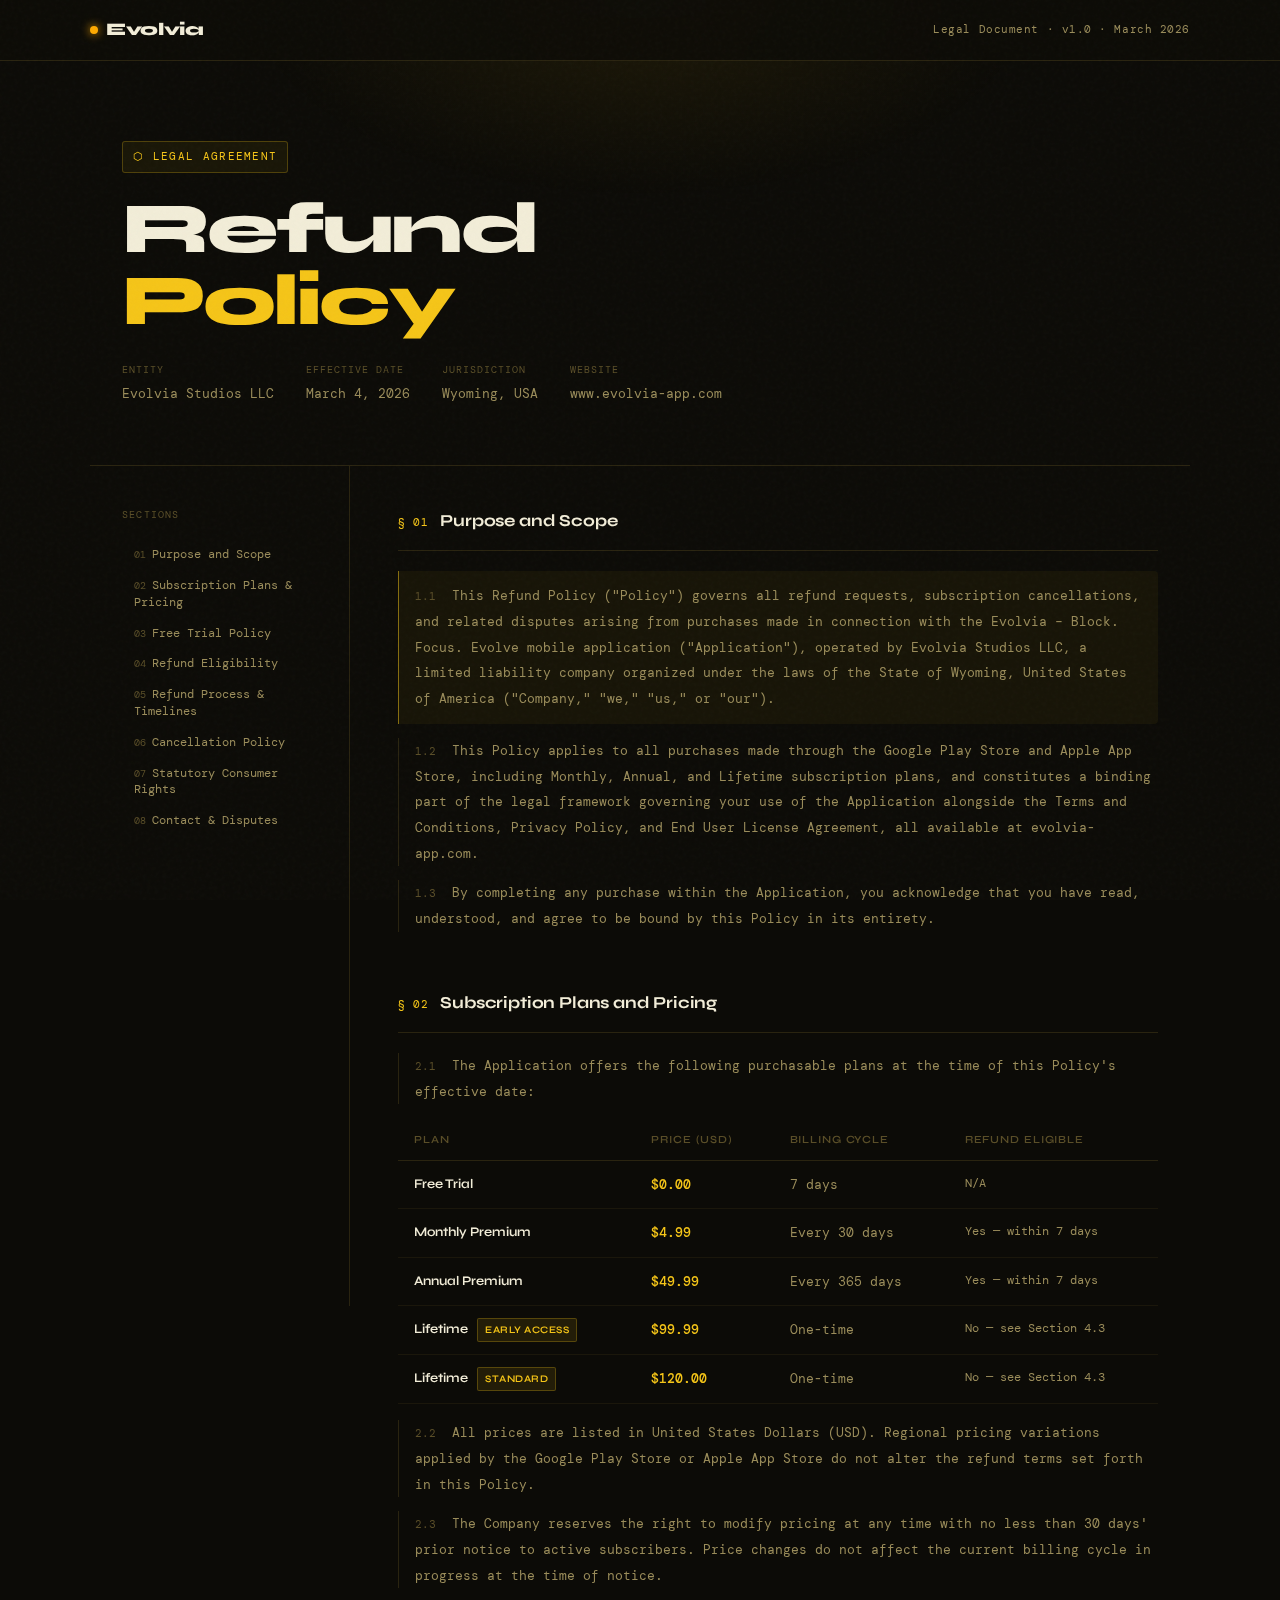
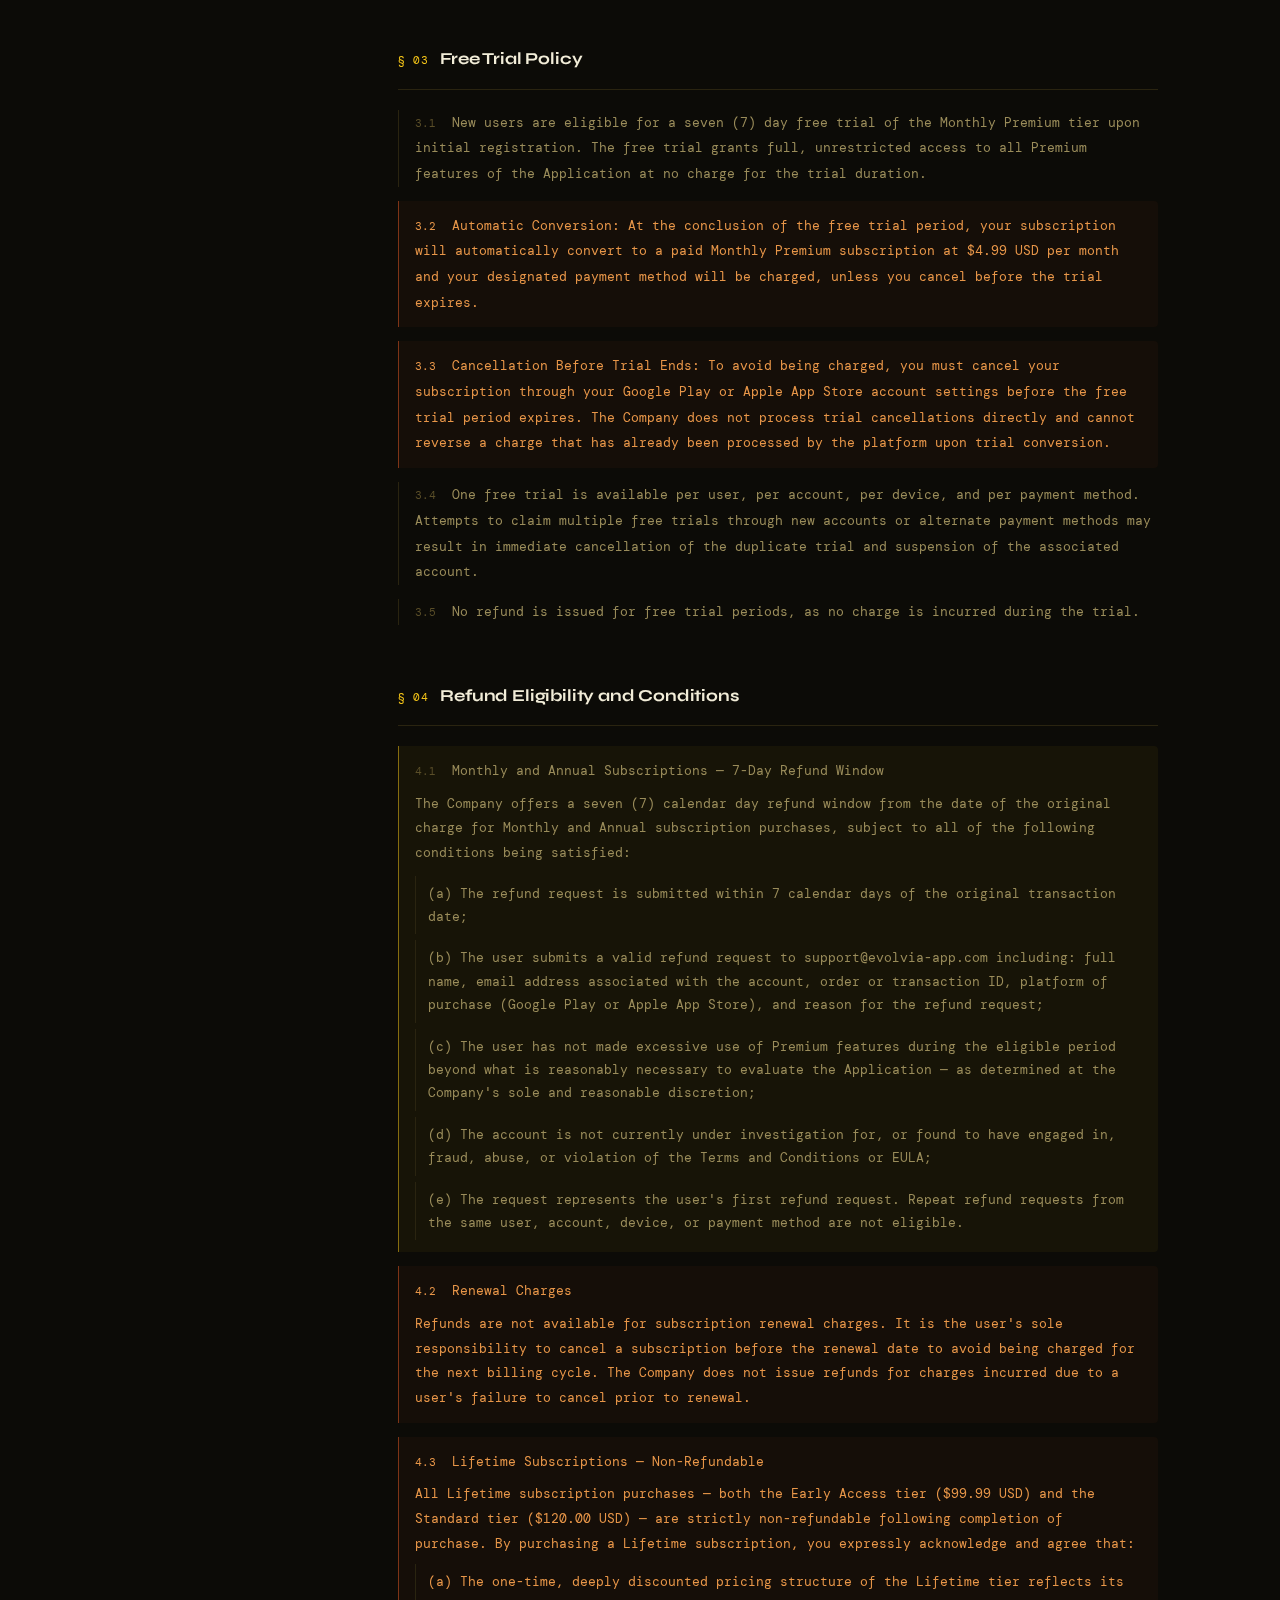
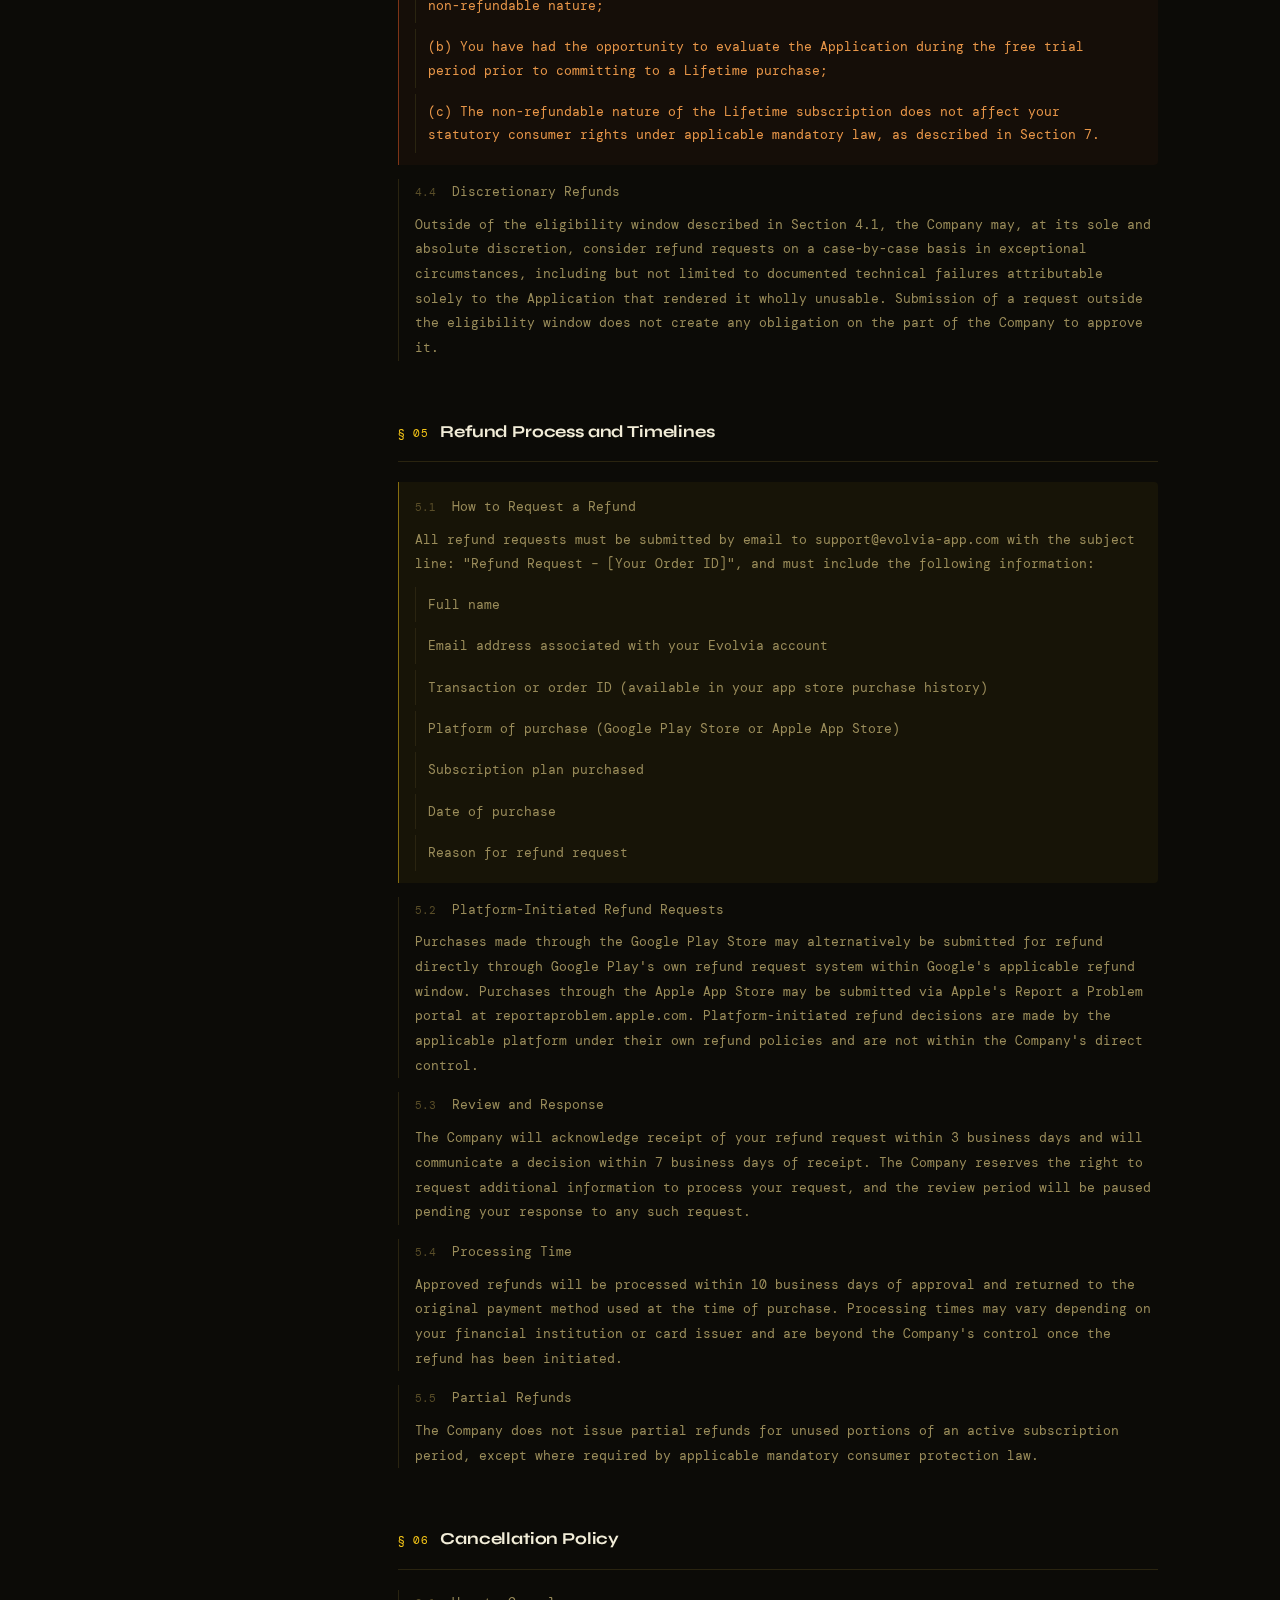
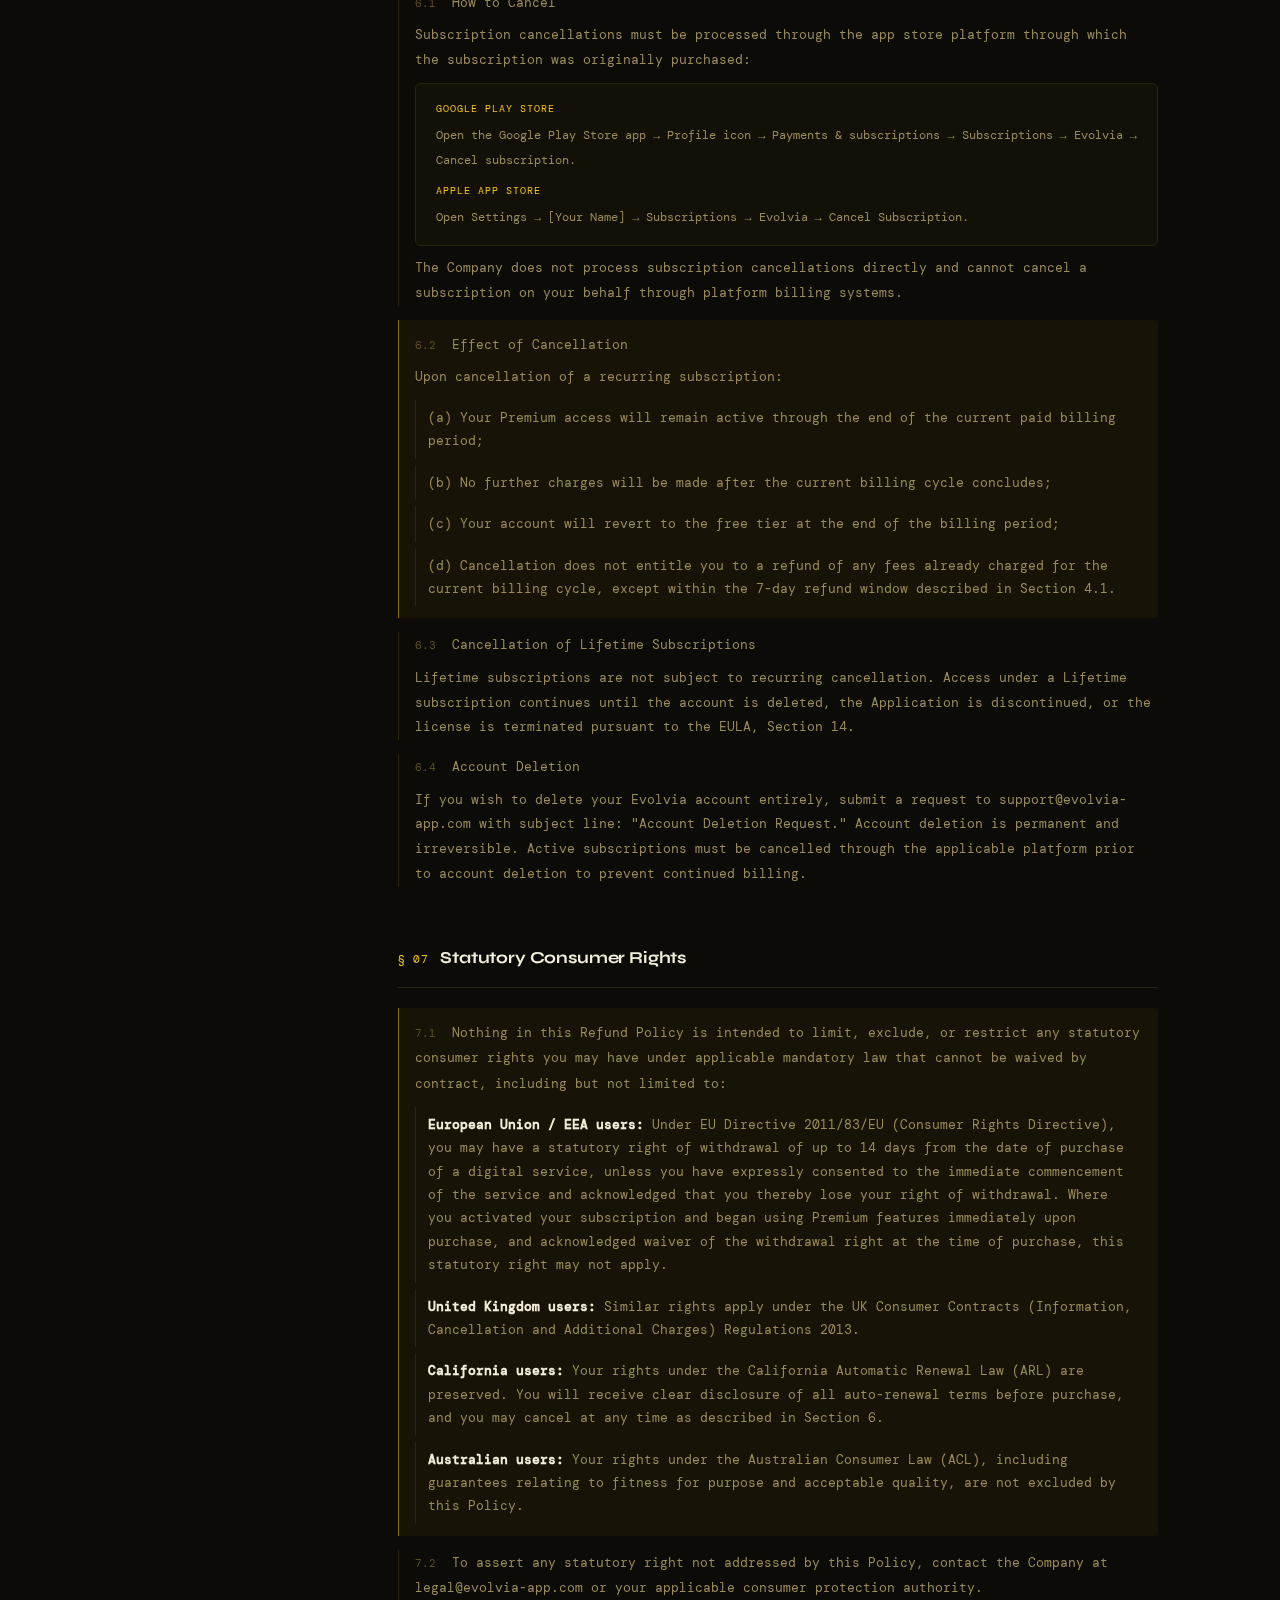
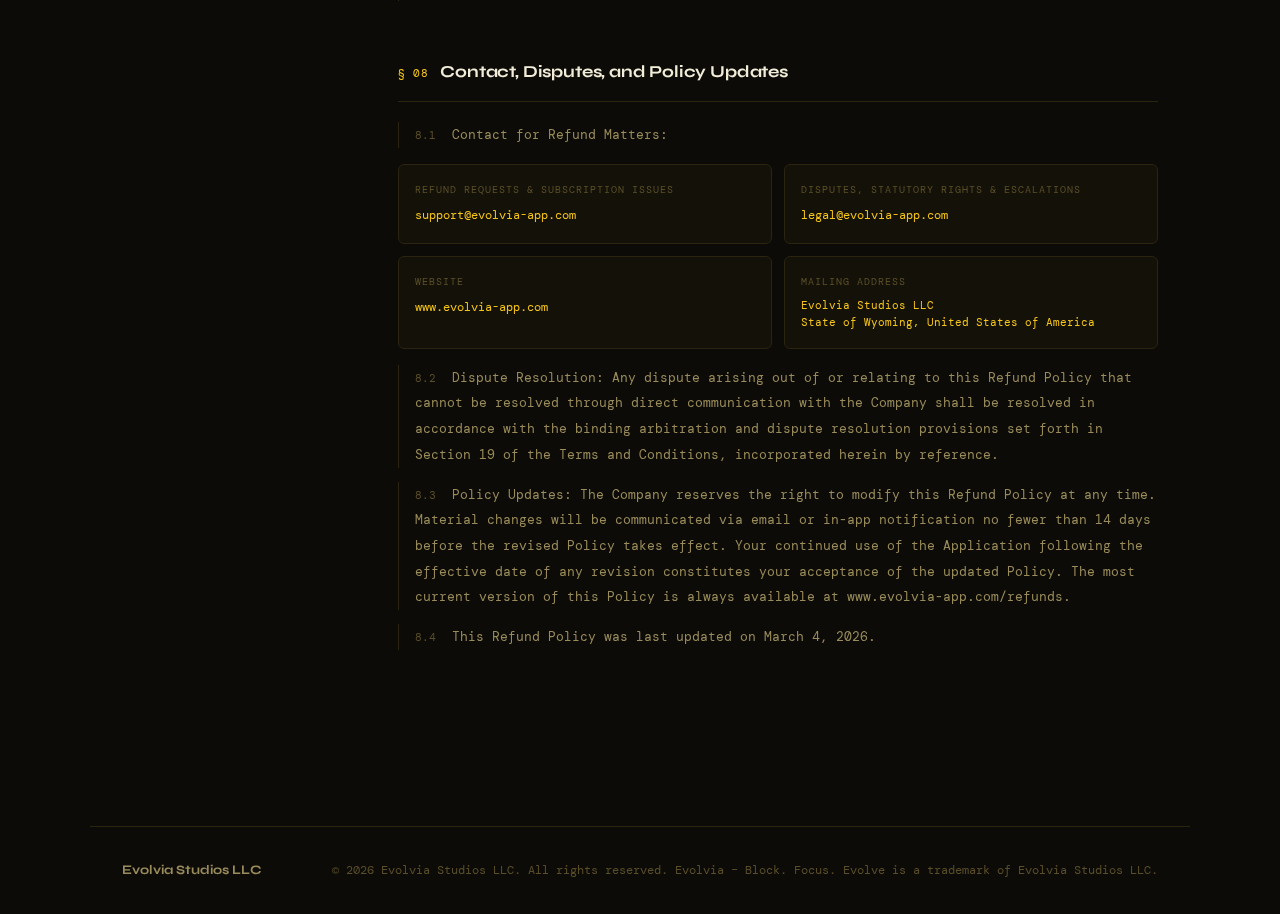
<file: Refund.html>
<!DOCTYPE html>
<html lang="en">
<head>
<meta charset="UTF-8">
<meta name="viewport" content="width=device-width, initial-scale=1.0">
<title>Refund Policy — Evolvia</title>
<link href="https://fonts.googleapis.com/css2?family=Syne:wght@400;500;600;700;800&family=DM+Mono:wght@300;400;500&display=swap" rel="stylesheet">
<style>
  :root {
    --bg: #0c0b07;
    --surface: #141208;
    --border: #2a2410;
    --accent: #f5c518;
    --accent2: #ffaa00;
    --muted: #4a3e10;
    --text: #f2edd8;
    --text-dim: #9a8c5a;
    --text-dimmer: #5a4e28;
  }

  * { margin: 0; padding: 0; box-sizing: border-box; }
  html { scroll-behavior: smooth; }

  body {
    background: var(--bg);
    color: var(--text);
    font-family: 'DM Mono', monospace;
    font-size: 14px;
    line-height: 1.8;
    min-height: 100vh;
    overflow-x: hidden;
  }

  body::before {
    content: '';
    position: fixed;
    inset: 0;
    background-image: url("data:image/svg+xml,%3Csvg viewBox='0 0 256 256' xmlns='http://www.w3.org/2000/svg'%3E%3Cfilter id='n'%3E%3CfeTurbulence type='fractalNoise' baseFrequency='0.9' numOctaves='4' stitchTiles='stitch'/%3E%3C/filter%3E%3Crect width='100%25' height='100%25' filter='url(%23n)' opacity='0.04'/%3E%3C/svg%3E");
    pointer-events: none;
    z-index: 999;
    opacity: 0.6;
  }

  body::after {
    content: '';
    position: fixed;
    top: -200px;
    left: 50%;
    transform: translateX(-50%);
    width: 800px;
    height: 400px;
    background: radial-gradient(ellipse, rgba(245, 197, 24, 0.08) 0%, transparent 70%);
    pointer-events: none;
    z-index: 0;
  }

  header {
    position: sticky;
    top: 0;
    z-index: 100;
    backdrop-filter: blur(20px);
    -webkit-backdrop-filter: blur(20px);
    background: rgba(12, 11, 7, 0.88);
    border-bottom: 1px solid var(--border);
    padding: 0 2rem;
  }
  .header-inner {
    max-width: 1100px;
    margin: 0 auto;
    display: flex;
    align-items: center;
    justify-content: space-between;
    height: 60px;
  }
  .logo {
    font-family: 'Syne', sans-serif;
    font-weight: 800;
    font-size: 1.1rem;
    letter-spacing: -0.02em;
    color: var(--text);
    text-decoration: none;
    display: flex;
    align-items: center;
    gap: 8px;
  }
  .logo-dot {
    width: 8px;
    height: 8px;
    border-radius: 50%;
    background: var(--accent2);
    box-shadow: 0 0 10px var(--accent2);
    animation: pulse 2s ease-in-out infinite;
  }
  @keyframes pulse {
    0%, 100% { opacity: 1; transform: scale(1); }
    50% { opacity: 0.5; transform: scale(0.8); }
  }
  .header-meta { font-size: 11px; color: var(--text-dim); letter-spacing: 0.05em; }

  .hero {
    position: relative;
    z-index: 1;
    max-width: 1100px;
    margin: 0 auto;
    padding: 80px 2rem 60px;
    border-bottom: 1px solid var(--border);
  }
  .hero-label {
    display: inline-flex;
    align-items: center;
    gap: 6px;
    font-size: 11px;
    letter-spacing: 0.12em;
    text-transform: uppercase;
    color: var(--accent);
    margin-bottom: 20px;
    padding: 5px 10px;
    border: 1px solid rgba(245, 197, 24, 0.25);
    border-radius: 3px;
    background: rgba(245, 197, 24, 0.06);
  }
  h1 {
    font-family: 'Syne', sans-serif;
    font-weight: 800;
    font-size: clamp(2.5rem, 6vw, 4.5rem);
    line-height: 1.0;
    letter-spacing: -0.04em;
    color: var(--text);
    margin-bottom: 24px;
  }
  h1 span { color: var(--accent); }
  .hero-meta { display: flex; gap: 32px; flex-wrap: wrap; }
  .meta-item { display: flex; flex-direction: column; gap: 3px; }
  .meta-label { font-size: 10px; text-transform: uppercase; letter-spacing: 0.1em; color: var(--text-dimmer); }
  .meta-value { font-size: 13px; color: var(--text-dim); }

  .layout {
    position: relative;
    z-index: 1;
    max-width: 1100px;
    margin: 0 auto;
    display: grid;
    grid-template-columns: 260px 1fr;
    gap: 0;
    padding-bottom: 80px;
  }

  .sidebar {
    padding: 40px 24px 40px 2rem;
    border-right: 1px solid var(--border);
    position: sticky;
    top: 60px;
    height: calc(100vh - 60px);
    overflow-y: auto;
    scrollbar-width: none;
  }
  .sidebar::-webkit-scrollbar { display: none; }
  .sidebar-title { font-size: 10px; text-transform: uppercase; letter-spacing: 0.12em; color: var(--text-dimmer); margin-bottom: 16px; }
  .nav-list { list-style: none; display: flex; flex-direction: column; gap: 2px; }
  .nav-list a {
    display: block;
    text-decoration: none;
    color: var(--text-dim);
    font-size: 12px;
    padding: 6px 10px;
    border-radius: 4px;
    transition: all 0.15s ease;
    border-left: 2px solid transparent;
    line-height: 1.4;
  }
  .nav-list a:hover { color: var(--text); background: rgba(245,197,24,0.04); border-left-color: var(--accent); }
  .nav-num { color: var(--text-dimmer); margin-right: 6px; font-size: 10px; }

  .content { padding: 40px 2rem 40px 48px; }

  .section { margin-bottom: 56px; }
  .section-header {
    display: flex;
    align-items: baseline;
    gap: 12px;
    margin-bottom: 20px;
    padding-bottom: 14px;
    border-bottom: 1px solid var(--border);
  }
  .section-num { font-family: 'DM Mono', monospace; font-size: 11px; color: var(--accent); letter-spacing: 0.05em; white-space: nowrap; }
  h2 { font-family: 'Syne', sans-serif; font-weight: 700; font-size: 1.05rem; letter-spacing: -0.01em; color: var(--text); }

  .clause {
    margin-bottom: 14px;
    padding-left: 16px;
    border-left: 1px solid var(--border);
    transition: border-color 0.2s;
  }
  .clause:hover { border-left-color: var(--muted); }
  .clause-num { font-size: 11px; color: var(--text-dimmer); display: inline; margin-right: 8px; }
  .clause p { display: inline; color: var(--text-dim); font-size: 13px; line-height: 1.9; }

  .clause.important {
    border-left-color: rgba(245, 197, 24, 0.5);
    background: rgba(245, 197, 24, 0.05);
    padding: 12px 16px;
    border-radius: 0 4px 4px 0;
  }
  .clause.warning {
    border-left-color: rgba(255, 100, 40, 0.45);
    background: rgba(255, 100, 40, 0.04);
    padding: 12px 16px;
    border-radius: 0 4px 4px 0;
  }
  .clause.warning p, .clause.warning .clause-num { color: rgba(255, 165, 80, 0.9); }

  .clause-list {
    margin: 10px 0 0 0;
    padding: 0;
    list-style: none;
    display: flex;
    flex-direction: column;
    gap: 6px;
  }
  .clause-list li {
    color: var(--text-dim);
    font-size: 13px;
    line-height: 1.8;
    padding: 6px 10px 6px 12px;
    border-left: 1px solid var(--border);
  }
  .clause-list li strong { color: var(--text); }

  /* Step list for cancellation instructions */
  .step-block {
    background: rgba(20, 18, 8, 0.8);
    border: 1px solid var(--border);
    border-radius: 6px;
    padding: 16px 20px;
    margin: 10px 0;
    display: flex;
    flex-direction: column;
    gap: 10px;
  }
  .step-block-label {
    font-size: 10px;
    text-transform: uppercase;
    letter-spacing: 0.1em;
    color: var(--accent);
    margin-bottom: 4px;
  }
  .step-block p {
    font-size: 12px;
    color: var(--text-dim);
    line-height: 1.8;
  }

  .caps-block {
    background: rgba(30, 24, 8, 0.7);
    border: 1px solid var(--border);
    border-radius: 6px;
    padding: 20px;
    margin: 12px 0;
    font-size: 12px;
    color: var(--text-dim);
    line-height: 1.85;
    letter-spacing: 0.02em;
  }

  /* Pricing table */
  .pricing-table { width: 100%; border-collapse: collapse; margin: 16px 0; font-size: 13px; }
  .pricing-table th {
    font-family: 'Syne', sans-serif;
    font-size: 11px;
    text-transform: uppercase;
    letter-spacing: 0.08em;
    color: var(--text-dimmer);
    text-align: left;
    padding: 10px 16px;
    border-bottom: 1px solid var(--border);
    font-weight: 600;
  }
  .pricing-table td { padding: 12px 16px; color: var(--text-dim); border-bottom: 1px solid rgba(42,36,16,0.5); vertical-align: top; }
  .pricing-table tr:hover td { background: rgba(245,197,24,0.02); }
  .pricing-table .plan-name { color: var(--text); font-family: 'Syne', sans-serif; font-weight: 600; font-size: 13px; }
  .pricing-table .price { color: var(--accent); font-weight: 500; }
  .refund-yes { color: #7ecb8a; font-size: 12px; }
  .refund-no { color: rgba(255, 120, 80, 0.85); font-size: 12px; }
  .refund-na { color: var(--text-dimmer); font-size: 12px; }

  .badge {
    display: inline-block;
    font-size: 10px;
    padding: 2px 7px;
    border-radius: 2px;
    letter-spacing: 0.05em;
    text-transform: uppercase;
    background: rgba(245, 197, 24, 0.1);
    color: var(--accent);
    border: 1px solid rgba(245, 197, 24, 0.25);
    margin-left: 6px;
  }

  /* Contact grid */
  .contact-grid { display: grid; grid-template-columns: 1fr 1fr; gap: 12px; margin: 16px 0; }
  .contact-card { background: var(--surface); border: 1px solid var(--border); border-radius: 6px; padding: 16px; transition: border-color 0.2s; }
  .contact-card:hover { border-color: var(--muted); }
  .contact-card-label { font-size: 10px; text-transform: uppercase; letter-spacing: 0.1em; color: var(--text-dimmer); margin-bottom: 6px; }
  .contact-card-value { font-size: 12px; color: var(--accent); }
  .contact-card-sub { font-size: 11px; color: var(--text-dimmer); margin-top: 4px; }

  footer {
    position: relative;
    z-index: 1;
    border-top: 1px solid var(--border);
    padding: 32px 2rem;
    max-width: 1100px;
    margin: 0 auto;
    display: flex;
    justify-content: space-between;
    align-items: center;
    flex-wrap: wrap;
    gap: 16px;
  }
  footer p { font-size: 12px; color: var(--text-dimmer); }
  .footer-logo { font-family: 'Syne', sans-serif; font-weight: 700; font-size: 13px; color: var(--text-dim); }

  ::-webkit-scrollbar { width: 4px; }
  ::-webkit-scrollbar-track { background: transparent; }
  ::-webkit-scrollbar-thumb { background: var(--muted); border-radius: 2px; }

  @media (max-width: 768px) {
    .layout { grid-template-columns: 1fr; }
    .sidebar { display: none; }
    .content { padding: 32px 1.5rem; }
    .hero { padding: 50px 1.5rem 40px; }
    h1 { font-size: 2.2rem; }
    .contact-grid { grid-template-columns: 1fr; }
    .hero-meta { gap: 20px; }
  }
</style>
</head>
<body>

<header>
  <div class="header-inner">
    <a href="#" class="logo"><span class="logo-dot"></span>Evolvia</a>
    <span class="header-meta">Legal Document &middot; v1.0 &middot; March 2026</span>
  </div>
</header>

<div class="hero">
  <div class="hero-label">&#11041; Legal Agreement</div>
  <h1>Refund<br><span>Policy</span></h1>
  <div class="hero-meta">
    <div class="meta-item"><span class="meta-label">Entity</span><span class="meta-value">Evolvia Studios LLC</span></div>
    <div class="meta-item"><span class="meta-label">Effective Date</span><span class="meta-value">March 4, 2026</span></div>
    <div class="meta-item"><span class="meta-label">Jurisdiction</span><span class="meta-value">Wyoming, USA</span></div>
    <div class="meta-item"><span class="meta-label">Website</span><span class="meta-value">www.evolvia-app.com</span></div>
  </div>
</div>

<div class="layout">
  <nav class="sidebar">
    <div class="sidebar-title">Sections</div>
    <ul class="nav-list">
      <li><a href="#s1"><span class="nav-num">01</span>Purpose and Scope</a></li>
      <li><a href="#s2"><span class="nav-num">02</span>Subscription Plans &amp; Pricing</a></li>
      <li><a href="#s3"><span class="nav-num">03</span>Free Trial Policy</a></li>
      <li><a href="#s4"><span class="nav-num">04</span>Refund Eligibility</a></li>
      <li><a href="#s5"><span class="nav-num">05</span>Refund Process &amp; Timelines</a></li>
      <li><a href="#s6"><span class="nav-num">06</span>Cancellation Policy</a></li>
      <li><a href="#s7"><span class="nav-num">07</span>Statutory Consumer Rights</a></li>
      <li><a href="#s8"><span class="nav-num">08</span>Contact &amp; Disputes</a></li>
    </ul>
  </nav>

  <main class="content">

    <!-- SECTION 1 -->
    <section class="section" id="s1">
      <div class="section-header"><span class="section-num">§ 01</span><h2>Purpose and Scope</h2></div>
      <div class="clause important">
        <span class="clause-num">1.1</span>
        <p>This Refund Policy ("Policy") governs all refund requests, subscription cancellations, and related disputes arising from purchases made in connection with the Evolvia &#8211; Block. Focus. Evolve mobile application ("Application"), operated by Evolvia Studios LLC, a limited liability company organized under the laws of the State of Wyoming, United States of America ("Company," "we," "us," or "our").</p>
      </div>
      <div class="clause">
        <span class="clause-num">1.2</span>
        <p>This Policy applies to all purchases made through the Google Play Store and Apple App Store, including Monthly, Annual, and Lifetime subscription plans, and constitutes a binding part of the legal framework governing your use of the Application alongside the Terms and Conditions, Privacy Policy, and End User License Agreement, all available at evolvia-app.com.</p>
      </div>
      <div class="clause">
        <span class="clause-num">1.3</span>
        <p>By completing any purchase within the Application, you acknowledge that you have read, understood, and agree to be bound by this Policy in its entirety.</p>
      </div>
    </section>

    <!-- SECTION 2 -->
    <section class="section" id="s2">
      <div class="section-header"><span class="section-num">§ 02</span><h2>Subscription Plans and Pricing</h2></div>
      <div class="clause">
        <span class="clause-num">2.1</span>
        <p>The Application offers the following purchasable plans at the time of this Policy's effective date:</p>
      </div>
      <table class="pricing-table">
        <thead>
          <tr>
            <th>Plan</th>
            <th>Price (USD)</th>
            <th>Billing Cycle</th>
            <th>Refund Eligible</th>
          </tr>
        </thead>
        <tbody>
          <tr>
            <td class="plan-name">Free Trial</td>
            <td class="price">$0.00</td>
            <td>7 days</td>
            <td class="refund-na">N/A</td>
          </tr>
          <tr>
            <td class="plan-name">Monthly Premium</td>
            <td class="price">$4.99</td>
            <td>Every 30 days</td>
            <td class="refund-yes">Yes &#8212; within 7 days</td>
          </tr>
          <tr>
            <td class="plan-name">Annual Premium</td>
            <td class="price">$49.99</td>
            <td>Every 365 days</td>
            <td class="refund-yes">Yes &#8212; within 7 days</td>
          </tr>
          <tr>
            <td class="plan-name">Lifetime <span class="badge">Early Access</span></td>
            <td class="price">$99.99</td>
            <td>One-time</td>
            <td class="refund-no">No &#8212; see Section 4.3</td>
          </tr>
          <tr>
            <td class="plan-name">Lifetime <span class="badge">Standard</span></td>
            <td class="price">$120.00</td>
            <td>One-time</td>
            <td class="refund-no">No &#8212; see Section 4.3</td>
          </tr>
        </tbody>
      </table>
      <div class="clause">
        <span class="clause-num">2.2</span>
        <p>All prices are listed in United States Dollars (USD). Regional pricing variations applied by the Google Play Store or Apple App Store do not alter the refund terms set forth in this Policy.</p>
      </div>
      <div class="clause">
        <span class="clause-num">2.3</span>
        <p>The Company reserves the right to modify pricing at any time with no less than 30 days' prior notice to active subscribers. Price changes do not affect the current billing cycle in progress at the time of notice.</p>
      </div>
    </section>

    <!-- SECTION 3 -->
    <section class="section" id="s3">
      <div class="section-header"><span class="section-num">§ 03</span><h2>Free Trial Policy</h2></div>
      <div class="clause">
        <span class="clause-num">3.1</span>
        <p>New users are eligible for a seven (7) day free trial of the Monthly Premium tier upon initial registration. The free trial grants full, unrestricted access to all Premium features of the Application at no charge for the trial duration.</p>
      </div>
      <div class="clause warning">
        <span class="clause-num">3.2</span>
        <p>Automatic Conversion: At the conclusion of the free trial period, your subscription will automatically convert to a paid Monthly Premium subscription at $4.99 USD per month and your designated payment method will be charged, unless you cancel before the trial expires.</p>
      </div>
      <div class="clause warning">
        <span class="clause-num">3.3</span>
        <p>Cancellation Before Trial Ends: To avoid being charged, you must cancel your subscription through your Google Play or Apple App Store account settings before the free trial period expires. The Company does not process trial cancellations directly and cannot reverse a charge that has already been processed by the platform upon trial conversion.</p>
      </div>
      <div class="clause">
        <span class="clause-num">3.4</span>
        <p>One free trial is available per user, per account, per device, and per payment method. Attempts to claim multiple free trials through new accounts or alternate payment methods may result in immediate cancellation of the duplicate trial and suspension of the associated account.</p>
      </div>
      <div class="clause">
        <span class="clause-num">3.5</span>
        <p>No refund is issued for free trial periods, as no charge is incurred during the trial.</p>
      </div>
    </section>

    <!-- SECTION 4 -->
    <section class="section" id="s4">
      <div class="section-header"><span class="section-num">§ 04</span><h2>Refund Eligibility and Conditions</h2></div>

      <div class="clause important">
        <span class="clause-num">4.1</span>
        <p>Monthly and Annual Subscriptions &#8212; 7-Day Refund Window</p>
        <p style="display:block; margin-top:8px; color: var(--text-dim); font-size:13px;">The Company offers a seven (7) calendar day refund window from the date of the original charge for Monthly and Annual subscription purchases, subject to all of the following conditions being satisfied:</p>
        <ul class="clause-list">
          <li>(a) The refund request is submitted within 7 calendar days of the original transaction date;</li>
          <li>(b) The user submits a valid refund request to support@evolvia-app.com including: full name, email address associated with the account, order or transaction ID, platform of purchase (Google Play or Apple App Store), and reason for the refund request;</li>
          <li>(c) The user has not made excessive use of Premium features during the eligible period beyond what is reasonably necessary to evaluate the Application &#8212; as determined at the Company's sole and reasonable discretion;</li>
          <li>(d) The account is not currently under investigation for, or found to have engaged in, fraud, abuse, or violation of the Terms and Conditions or EULA;</li>
          <li>(e) The request represents the user's first refund request. Repeat refund requests from the same user, account, device, or payment method are not eligible.</li>
        </ul>
      </div>

      <div class="clause warning">
        <span class="clause-num">4.2</span>
        <p>Renewal Charges</p>
        <p style="display:block; margin-top:8px; font-size:13px; color: rgba(255, 165, 80, 0.9);">Refunds are not available for subscription renewal charges. It is the user's sole responsibility to cancel a subscription before the renewal date to avoid being charged for the next billing cycle. The Company does not issue refunds for charges incurred due to a user's failure to cancel prior to renewal.</p>
      </div>

      <div class="clause warning">
        <span class="clause-num">4.3</span>
        <p>Lifetime Subscriptions &#8212; Non-Refundable</p>
        <p style="display:block; margin-top:8px; font-size:13px; color: rgba(255, 165, 80, 0.9);">All Lifetime subscription purchases &#8212; both the Early Access tier ($99.99 USD) and the Standard tier ($120.00 USD) &#8212; are strictly non-refundable following completion of purchase. By purchasing a Lifetime subscription, you expressly acknowledge and agree that:</p>
        <ul class="clause-list" style="margin-top:8px;">
          <li style="color: rgba(255, 165, 80, 0.9);">(a) The one-time, deeply discounted pricing structure of the Lifetime tier reflects its non-refundable nature;</li>
          <li style="color: rgba(255, 165, 80, 0.9);">(b) You have had the opportunity to evaluate the Application during the free trial period prior to committing to a Lifetime purchase;</li>
          <li style="color: rgba(255, 165, 80, 0.9);">(c) The non-refundable nature of the Lifetime subscription does not affect your statutory consumer rights under applicable mandatory law, as described in Section 7.</li>
        </ul>
      </div>

      <div class="clause">
        <span class="clause-num">4.4</span>
        <p>Discretionary Refunds</p>
        <p style="display:block; margin-top:8px; color: var(--text-dim); font-size:13px;">Outside of the eligibility window described in Section 4.1, the Company may, at its sole and absolute discretion, consider refund requests on a case-by-case basis in exceptional circumstances, including but not limited to documented technical failures attributable solely to the Application that rendered it wholly unusable. Submission of a request outside the eligibility window does not create any obligation on the part of the Company to approve it.</p>
      </div>
    </section>

    <!-- SECTION 5 -->
    <section class="section" id="s5">
      <div class="section-header"><span class="section-num">§ 05</span><h2>Refund Process and Timelines</h2></div>

      <div class="clause important">
        <span class="clause-num">5.1</span>
        <p>How to Request a Refund</p>
        <p style="display:block; margin-top:8px; color: var(--text-dim); font-size:13px;">All refund requests must be submitted by email to support@evolvia-app.com with the subject line: "Refund Request &#8211; [Your Order ID]", and must include the following information:</p>
        <ul class="clause-list">
          <li>Full name</li>
          <li>Email address associated with your Evolvia account</li>
          <li>Transaction or order ID (available in your app store purchase history)</li>
          <li>Platform of purchase (Google Play Store or Apple App Store)</li>
          <li>Subscription plan purchased</li>
          <li>Date of purchase</li>
          <li>Reason for refund request</li>
        </ul>
      </div>

      <div class="clause">
        <span class="clause-num">5.2</span>
        <p>Platform-Initiated Refund Requests</p>
        <p style="display:block; margin-top:8px; color: var(--text-dim); font-size:13px;">Purchases made through the Google Play Store may alternatively be submitted for refund directly through Google Play's own refund request system within Google's applicable refund window. Purchases through the Apple App Store may be submitted via Apple's Report a Problem portal at reportaproblem.apple.com. Platform-initiated refund decisions are made by the applicable platform under their own refund policies and are not within the Company's direct control.</p>
      </div>

      <div class="clause">
        <span class="clause-num">5.3</span>
        <p>Review and Response</p>
        <p style="display:block; margin-top:8px; color: var(--text-dim); font-size:13px;">The Company will acknowledge receipt of your refund request within 3 business days and will communicate a decision within 7 business days of receipt. The Company reserves the right to request additional information to process your request, and the review period will be paused pending your response to any such request.</p>
      </div>

      <div class="clause">
        <span class="clause-num">5.4</span>
        <p>Processing Time</p>
        <p style="display:block; margin-top:8px; color: var(--text-dim); font-size:13px;">Approved refunds will be processed within 10 business days of approval and returned to the original payment method used at the time of purchase. Processing times may vary depending on your financial institution or card issuer and are beyond the Company's control once the refund has been initiated.</p>
      </div>

      <div class="clause">
        <span class="clause-num">5.5</span>
        <p>Partial Refunds</p>
        <p style="display:block; margin-top:8px; color: var(--text-dim); font-size:13px;">The Company does not issue partial refunds for unused portions of an active subscription period, except where required by applicable mandatory consumer protection law.</p>
      </div>
    </section>

    <!-- SECTION 6 -->
    <section class="section" id="s6">
      <div class="section-header"><span class="section-num">§ 06</span><h2>Cancellation Policy</h2></div>

      <div class="clause">
        <span class="clause-num">6.1</span>
        <p>How to Cancel</p>
        <p style="display:block; margin-top:8px; color: var(--text-dim); font-size:13px;">Subscription cancellations must be processed through the app store platform through which the subscription was originally purchased:</p>
        <div class="step-block" style="margin-top:10px;">
          <div>
            <div class="step-block-label">Google Play Store</div>
            <p>Open the Google Play Store app &#8594; Profile icon &#8594; Payments &amp; subscriptions &#8594; Subscriptions &#8594; Evolvia &#8594; Cancel subscription.</p>
          </div>
          <div>
            <div class="step-block-label">Apple App Store</div>
            <p>Open Settings &#8594; [Your Name] &#8594; Subscriptions &#8594; Evolvia &#8594; Cancel Subscription.</p>
          </div>
        </div>
        <p style="display:block; margin-top:10px; color: var(--text-dim); font-size:13px;">The Company does not process subscription cancellations directly and cannot cancel a subscription on your behalf through platform billing systems.</p>
      </div>

      <div class="clause important">
        <span class="clause-num">6.2</span>
        <p>Effect of Cancellation</p>
        <p style="display:block; margin-top:8px; color: var(--text-dim); font-size:13px;">Upon cancellation of a recurring subscription:</p>
        <ul class="clause-list">
          <li>(a) Your Premium access will remain active through the end of the current paid billing period;</li>
          <li>(b) No further charges will be made after the current billing cycle concludes;</li>
          <li>(c) Your account will revert to the free tier at the end of the billing period;</li>
          <li>(d) Cancellation does not entitle you to a refund of any fees already charged for the current billing cycle, except within the 7-day refund window described in Section 4.1.</li>
        </ul>
      </div>

      <div class="clause">
        <span class="clause-num">6.3</span>
        <p>Cancellation of Lifetime Subscriptions</p>
        <p style="display:block; margin-top:8px; color: var(--text-dim); font-size:13px;">Lifetime subscriptions are not subject to recurring cancellation. Access under a Lifetime subscription continues until the account is deleted, the Application is discontinued, or the license is terminated pursuant to the EULA, Section 14.</p>
      </div>

      <div class="clause">
        <span class="clause-num">6.4</span>
        <p>Account Deletion</p>
        <p style="display:block; margin-top:8px; color: var(--text-dim); font-size:13px;">If you wish to delete your Evolvia account entirely, submit a request to support@evolvia-app.com with subject line: "Account Deletion Request." Account deletion is permanent and irreversible. Active subscriptions must be cancelled through the applicable platform prior to account deletion to prevent continued billing.</p>
      </div>
    </section>

    <!-- SECTION 7 -->
    <section class="section" id="s7">
      <div class="section-header"><span class="section-num">§ 07</span><h2>Statutory Consumer Rights</h2></div>

      <div class="clause important">
        <span class="clause-num">7.1</span>
        <p>Nothing in this Refund Policy is intended to limit, exclude, or restrict any statutory consumer rights you may have under applicable mandatory law that cannot be waived by contract, including but not limited to:</p>
        <ul class="clause-list">
          <li><strong>European Union / EEA users:</strong> Under EU Directive 2011/83/EU (Consumer Rights Directive), you may have a statutory right of withdrawal of up to 14 days from the date of purchase of a digital service, unless you have expressly consented to the immediate commencement of the service and acknowledged that you thereby lose your right of withdrawal. Where you activated your subscription and began using Premium features immediately upon purchase, and acknowledged waiver of the withdrawal right at the time of purchase, this statutory right may not apply.</li>
          <li><strong>United Kingdom users:</strong> Similar rights apply under the UK Consumer Contracts (Information, Cancellation and Additional Charges) Regulations 2013.</li>
          <li><strong>California users:</strong> Your rights under the California Automatic Renewal Law (ARL) are preserved. You will receive clear disclosure of all auto-renewal terms before purchase, and you may cancel at any time as described in Section 6.</li>
          <li><strong>Australian users:</strong> Your rights under the Australian Consumer Law (ACL), including guarantees relating to fitness for purpose and acceptable quality, are not excluded by this Policy.</li>
        </ul>
      </div>

      <div class="clause">
        <span class="clause-num">7.2</span>
        <p>To assert any statutory right not addressed by this Policy, contact the Company at legal@evolvia-app.com or your applicable consumer protection authority.</p>
      </div>
    </section>

    <!-- SECTION 8 -->
    <section class="section" id="s8">
      <div class="section-header"><span class="section-num">§ 08</span><h2>Contact, Disputes, and Policy Updates</h2></div>

      <div class="clause">
        <span class="clause-num">8.1</span>
        <p>Contact for Refund Matters:</p>
      </div>
      <div class="contact-grid">
        <div class="contact-card">
          <div class="contact-card-label">Refund Requests &amp; Subscription Issues</div>
          <div class="contact-card-value">support@evolvia-app.com</div>
        </div>
        <div class="contact-card">
          <div class="contact-card-label">Disputes, Statutory Rights &amp; Escalations</div>
          <div class="contact-card-value">legal@evolvia-app.com</div>
        </div>
        <div class="contact-card">
          <div class="contact-card-label">Website</div>
          <div class="contact-card-value">www.evolvia-app.com</div>
        </div>
        <div class="contact-card">
          <div class="contact-card-label">Mailing Address</div>
          <div class="contact-card-value" style="font-size:11px; line-height:1.6;">Evolvia Studios LLC<br>State of Wyoming, United States of America</div>
        </div>
      </div>

      <div class="clause">
        <span class="clause-num">8.2</span>
        <p>Dispute Resolution: Any dispute arising out of or relating to this Refund Policy that cannot be resolved through direct communication with the Company shall be resolved in accordance with the binding arbitration and dispute resolution provisions set forth in Section 19 of the Terms and Conditions, incorporated herein by reference.</p>
      </div>

      <div class="clause">
        <span class="clause-num">8.3</span>
        <p>Policy Updates: The Company reserves the right to modify this Refund Policy at any time. Material changes will be communicated via email or in-app notification no fewer than 14 days before the revised Policy takes effect. Your continued use of the Application following the effective date of any revision constitutes your acceptance of the updated Policy. The most current version of this Policy is always available at www.evolvia-app.com/refunds.</p>
      </div>

      <div class="clause">
        <span class="clause-num">8.4</span>
        <p>This Refund Policy was last updated on March 4, 2026.</p>
      </div>
    </section>

  </main>
</div>

<footer>
  <span class="footer-logo">Evolvia Studios LLC</span>
  <p>&#169; 2026 Evolvia Studios LLC. All rights reserved. Evolvia &#8211; Block. Focus. Evolve is a trademark of Evolvia Studios LLC.</p>
</footer>

</body>
</html>
</file>
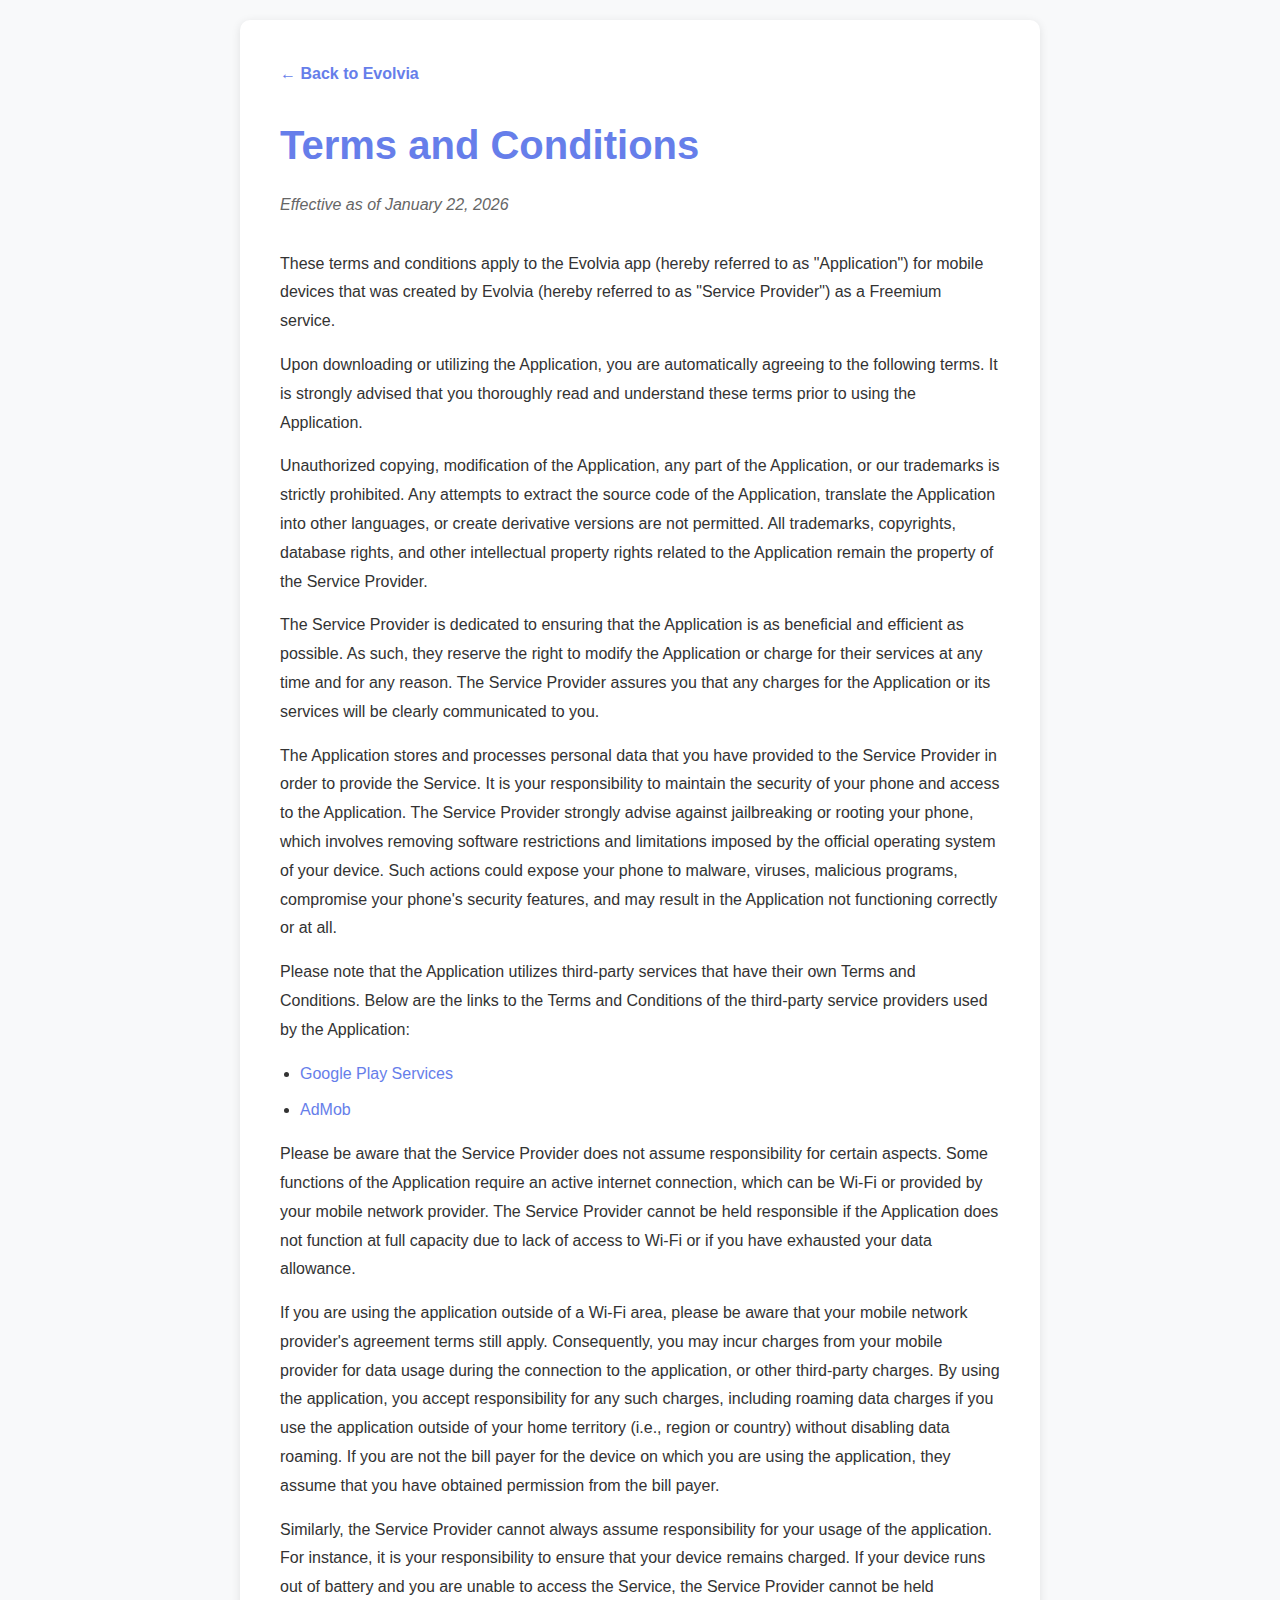
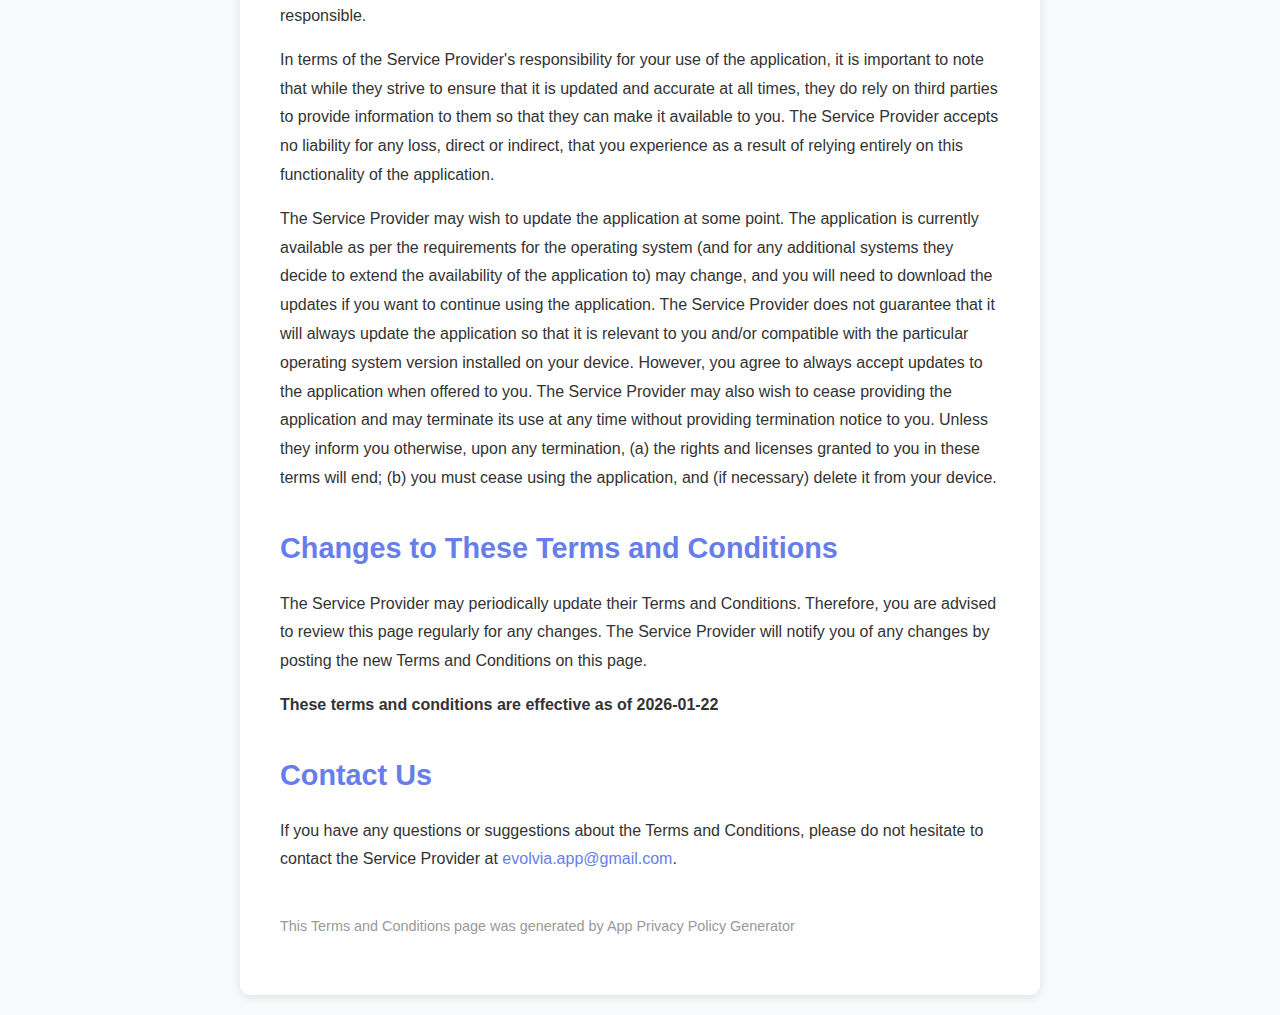
<file: terms-and-conditions.html>
<!DOCTYPE html>
<html lang="en">
<head>
    <meta charset="UTF-8">
    <meta name="viewport" content="width=device-width, initial-scale=1.0">
    <title>Terms and Conditions - Evolvia</title>
    <style>
        * {
            margin: 0;
            padding: 0;
            box-sizing: border-box;
        }
        
        body {
            font-family: -apple-system, BlinkMacSystemFont, 'Segoe UI', Arial, sans-serif;
            line-height: 1.8;
            color: #333;
            background: #f8f9fa;
            padding: 20px;
        }
        
        .container {
            max-width: 800px;
            margin: 0 auto;
            background: white;
            padding: 40px;
            border-radius: 10px;
            box-shadow: 0 2px 10px rgba(0,0,0,0.1);
        }
        
        h1 {
            color: #667eea;
            font-size: 2.5rem;
            margin-bottom: 10px;
        }
        
        h2 {
            color: #667eea;
            font-size: 1.8rem;
            margin-top: 30px;
            margin-bottom: 15px;
        }
        
        p {
            margin-bottom: 15px;
        }
        
        ul {
            margin-left: 20px;
            margin-bottom: 15px;
        }
        
        li {
            margin-bottom: 8px;
        }
        
        a {
            color: #667eea;
            text-decoration: none;
        }
        
        a:hover {
            text-decoration: underline;
        }
        
        .effective-date {
            color: #666;
            font-style: italic;
            margin-bottom: 30px;
        }
        
        .back-link {
            display: inline-block;
            margin-bottom: 20px;
            color: #667eea;
            text-decoration: none;
            font-weight: 600;
        }
        
        .back-link:hover {
            text-decoration: underline;
        }
    </style>
</head>
<body>
    <div class="container">
        <a href="/" class="back-link">← Back to Evolvia</a>
        
        <h1>Terms and Conditions</h1>
        <p class="effective-date">Effective as of January 22, 2026</p>
        
        <p>These terms and conditions apply to the Evolvia app (hereby referred to as "Application") for mobile devices that was created by Evolvia (hereby referred to as "Service Provider") as a Freemium service.</p>

        <p>Upon downloading or utilizing the Application, you are automatically agreeing to the following terms. It is strongly advised that you thoroughly read and understand these terms prior to using the Application.</p>

        <p>Unauthorized copying, modification of the Application, any part of the Application, or our trademarks is strictly prohibited. Any attempts to extract the source code of the Application, translate the Application into other languages, or create derivative versions are not permitted. All trademarks, copyrights, database rights, and other intellectual property rights related to the Application remain the property of the Service Provider.</p>

        <p>The Service Provider is dedicated to ensuring that the Application is as beneficial and efficient as possible. As such, they reserve the right to modify the Application or charge for their services at any time and for any reason. The Service Provider assures you that any charges for the Application or its services will be clearly communicated to you.</p>

        <p>The Application stores and processes personal data that you have provided to the Service Provider in order to provide the Service. It is your responsibility to maintain the security of your phone and access to the Application. The Service Provider strongly advise against jailbreaking or rooting your phone, which involves removing software restrictions and limitations imposed by the official operating system of your device. Such actions could expose your phone to malware, viruses, malicious programs, compromise your phone's security features, and may result in the Application not functioning correctly or at all.</p>

        <p>Please note that the Application utilizes third-party services that have their own Terms and Conditions. Below are the links to the Terms and Conditions of the third-party service providers used by the Application:</p>
        <ul>
            <li><a href="https://policies.google.com/terms" target="_blank">Google Play Services</a></li>
            <li><a href="https://developers.google.com/admob/terms" target="_blank">AdMob</a></li>
        </ul>

        <p>Please be aware that the Service Provider does not assume responsibility for certain aspects. Some functions of the Application require an active internet connection, which can be Wi-Fi or provided by your mobile network provider. The Service Provider cannot be held responsible if the Application does not function at full capacity due to lack of access to Wi-Fi or if you have exhausted your data allowance.</p>

        <p>If you are using the application outside of a Wi-Fi area, please be aware that your mobile network provider's agreement terms still apply. Consequently, you may incur charges from your mobile provider for data usage during the connection to the application, or other third-party charges. By using the application, you accept responsibility for any such charges, including roaming data charges if you use the application outside of your home territory (i.e., region or country) without disabling data roaming. If you are not the bill payer for the device on which you are using the application, they assume that you have obtained permission from the bill payer.</p>

        <p>Similarly, the Service Provider cannot always assume responsibility for your usage of the application. For instance, it is your responsibility to ensure that your device remains charged. If your device runs out of battery and you are unable to access the Service, the Service Provider cannot be held responsible.</p>

        <p>In terms of the Service Provider's responsibility for your use of the application, it is important to note that while they strive to ensure that it is updated and accurate at all times, they do rely on third parties to provide information to them so that they can make it available to you. The Service Provider accepts no liability for any loss, direct or indirect, that you experience as a result of relying entirely on this functionality of the application.</p>

        <p>The Service Provider may wish to update the application at some point. The application is currently available as per the requirements for the operating system (and for any additional systems they decide to extend the availability of the application to) may change, and you will need to download the updates if you want to continue using the application. The Service Provider does not guarantee that it will always update the application so that it is relevant to you and/or compatible with the particular operating system version installed on your device. However, you agree to always accept updates to the application when offered to you. The Service Provider may also wish to cease providing the application and may terminate its use at any time without providing termination notice to you. Unless they inform you otherwise, upon any termination, (a) the rights and licenses granted to you in these terms will end; (b) you must cease using the application, and (if necessary) delete it from your device.</p>

        <h2>Changes to These Terms and Conditions</h2>
        <p>The Service Provider may periodically update their Terms and Conditions. Therefore, you are advised to review this page regularly for any changes. The Service Provider will notify you of any changes by posting the new Terms and Conditions on this page.</p>

        <p><strong>These terms and conditions are effective as of 2026-01-22</strong></p>

        <h2>Contact Us</h2>
        <p>If you have any questions or suggestions about the Terms and Conditions, please do not hesitate to contact the Service Provider at <a href="mailto:evolvia.app@gmail.com">evolvia.app@gmail.com</a>.</p>

        <p style="margin-top: 40px; color: #999; font-size: 0.9rem;">This Terms and Conditions page was generated by App Privacy Policy Generator</p>
    </div>
</body>
</html>
</file>
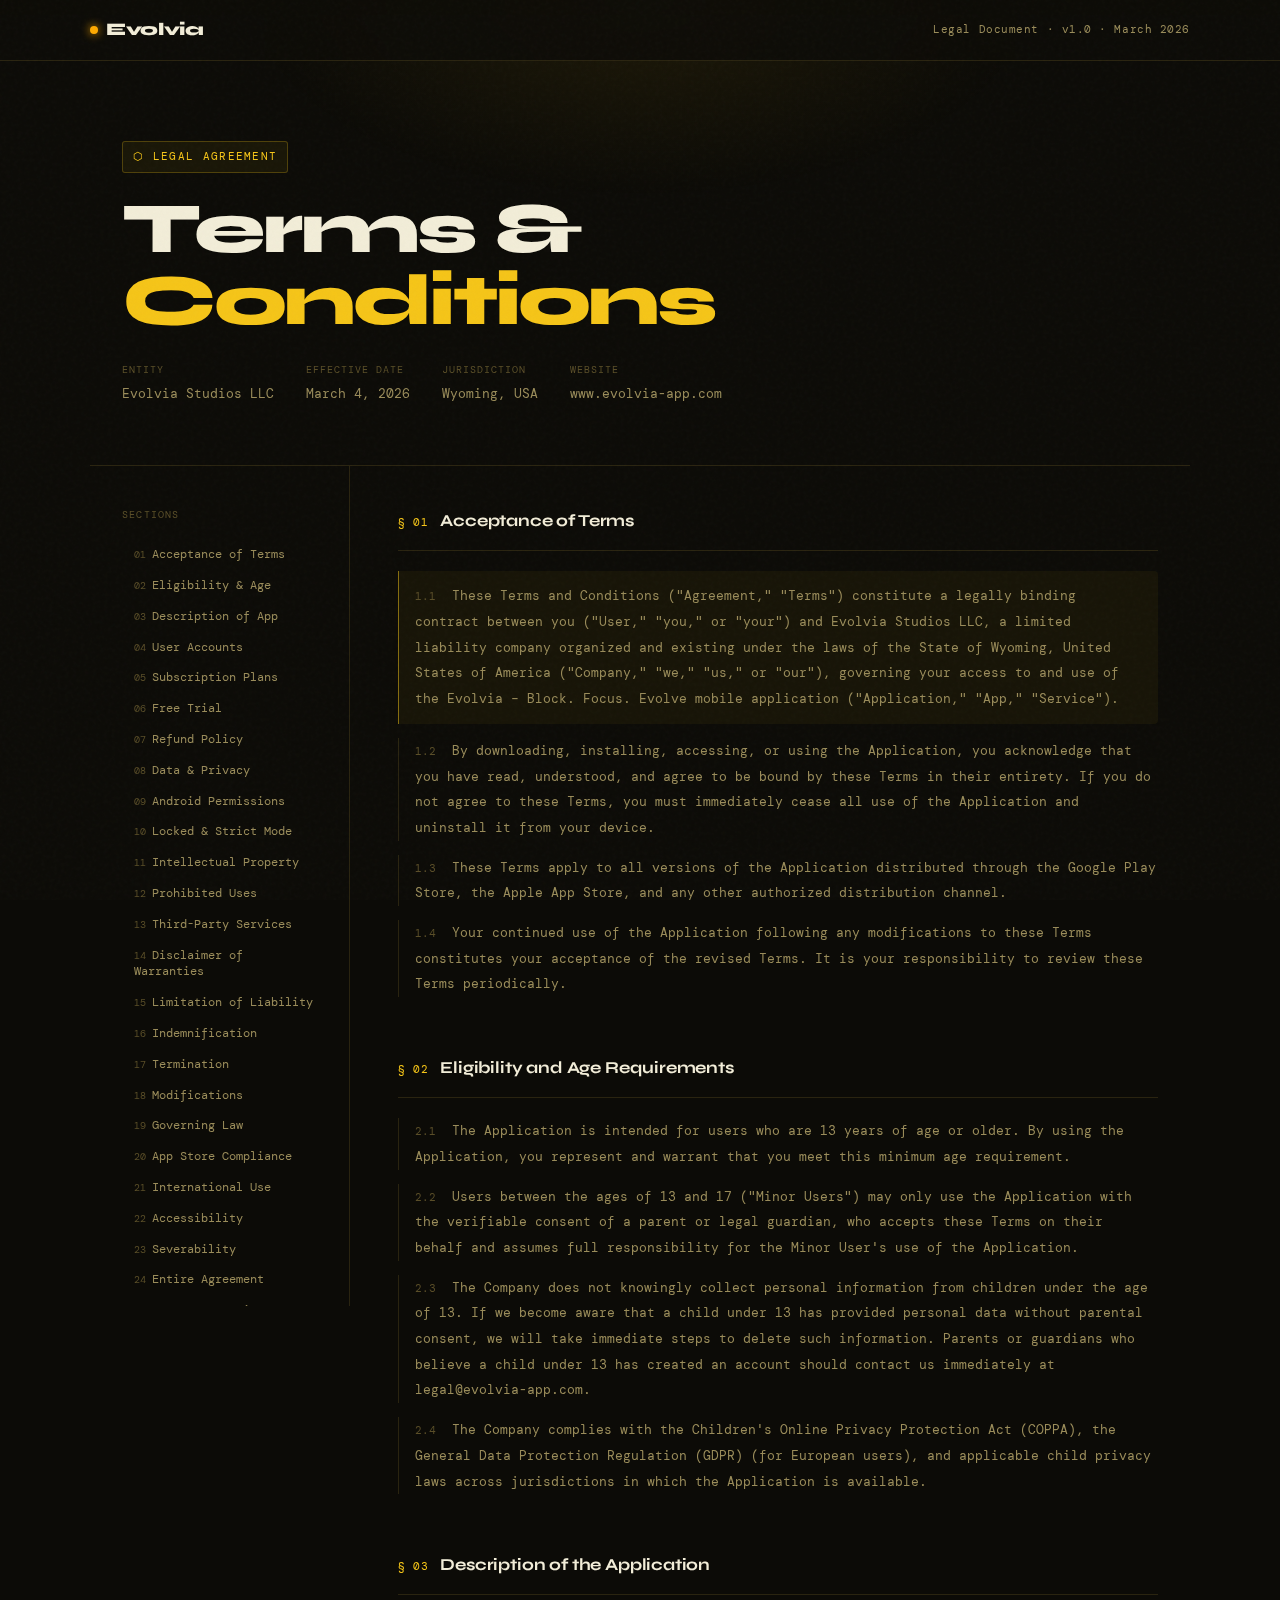
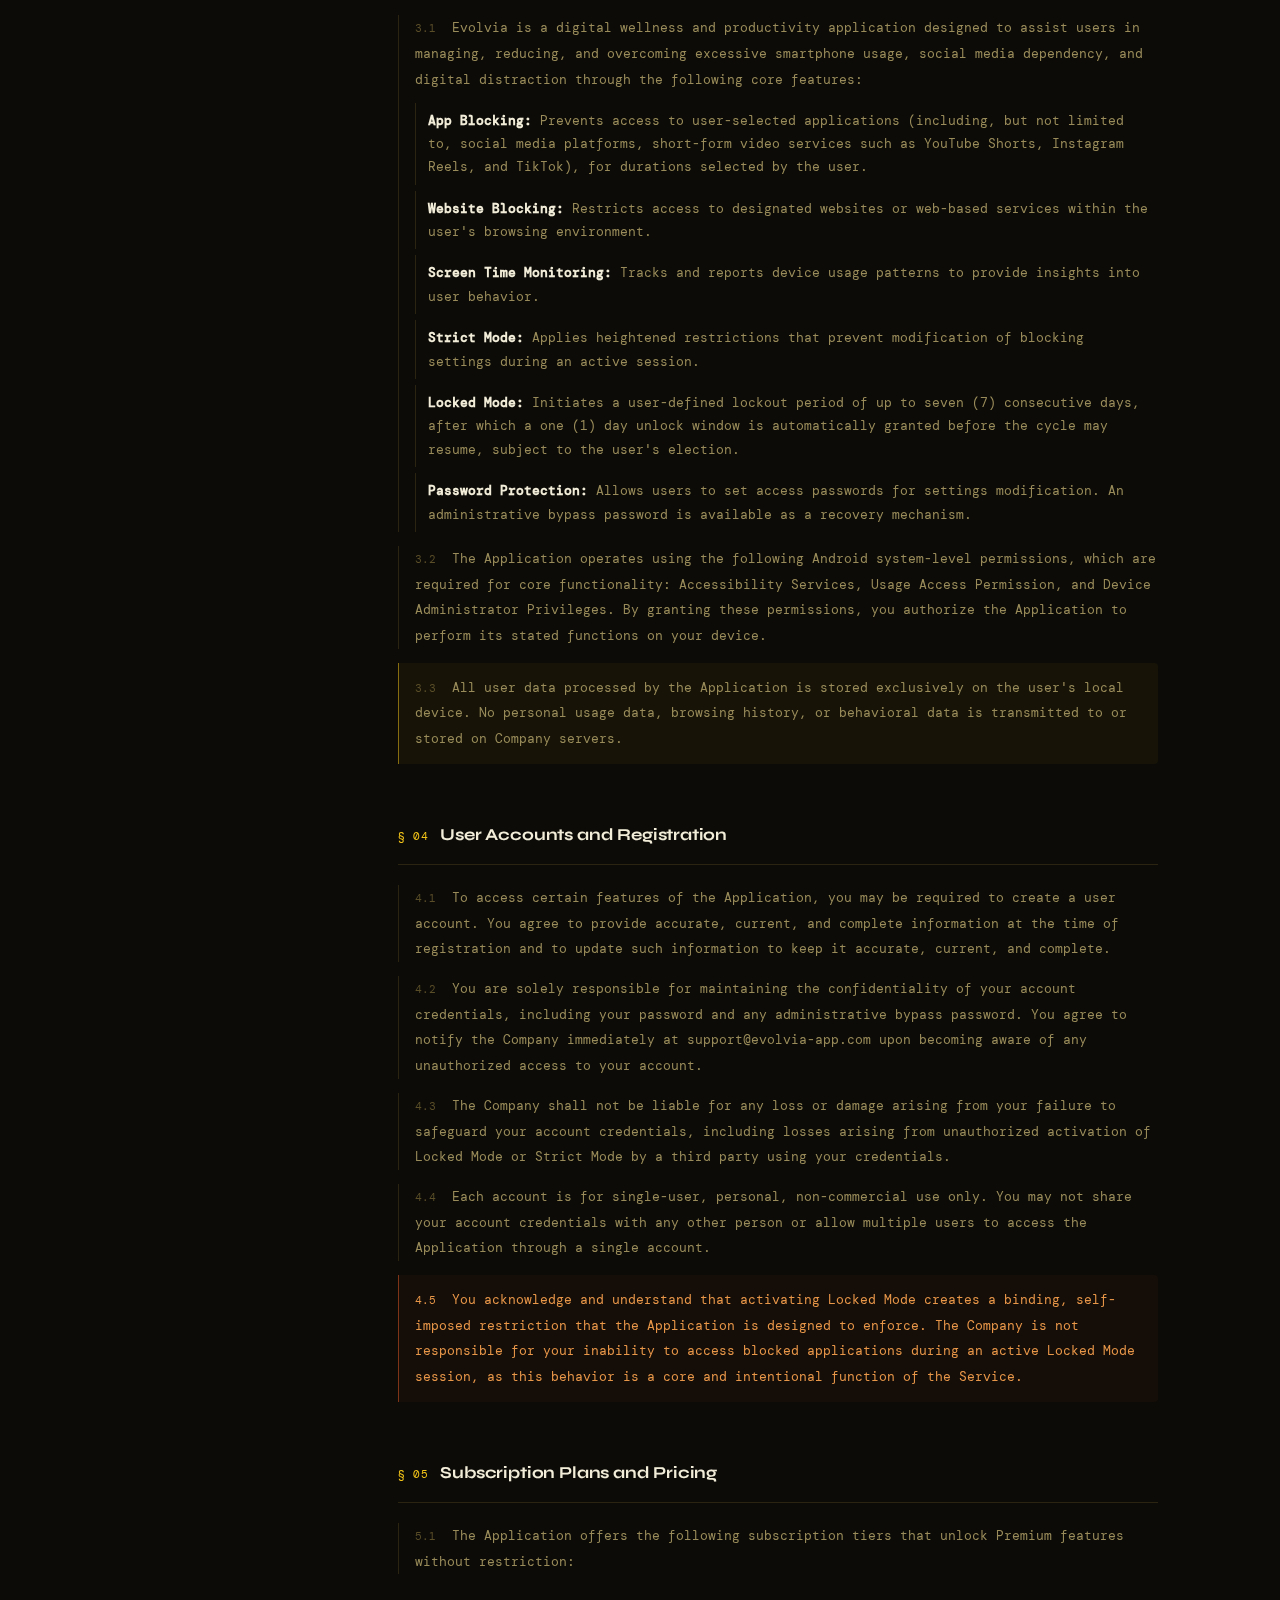
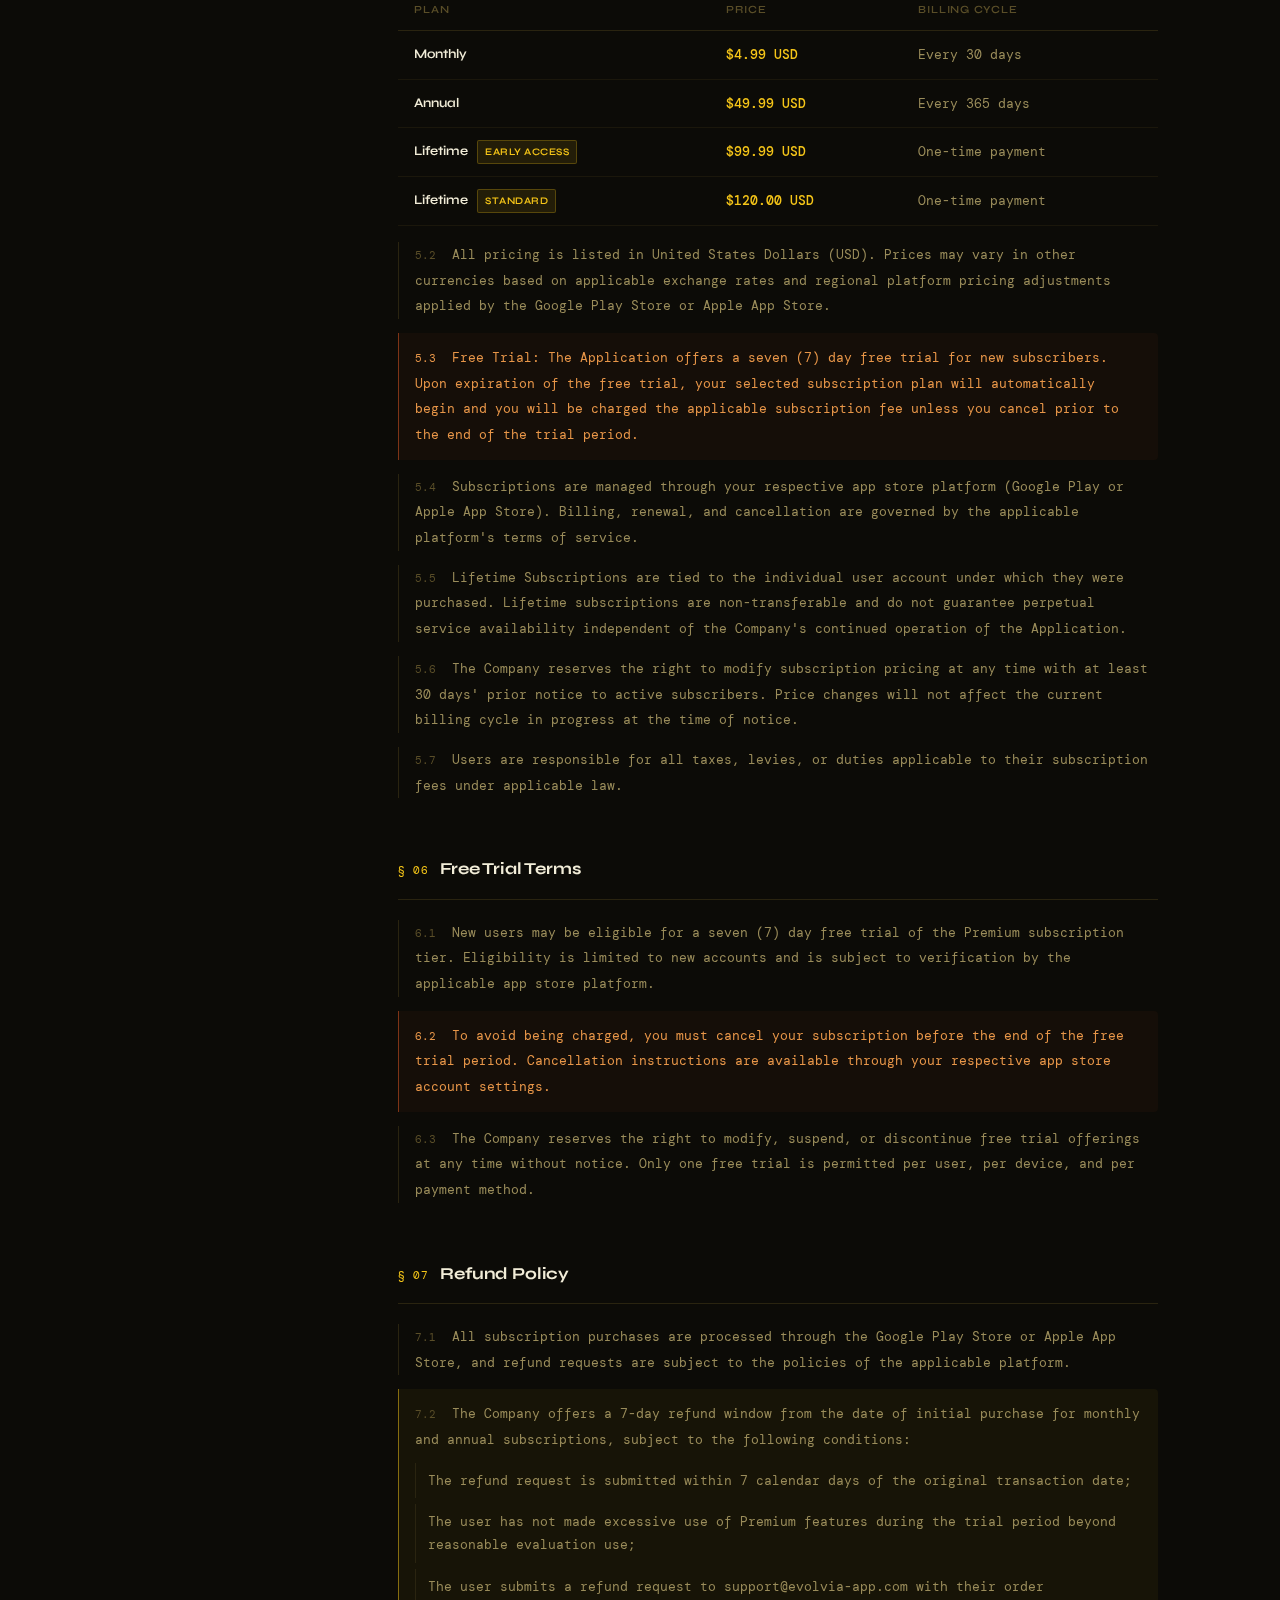
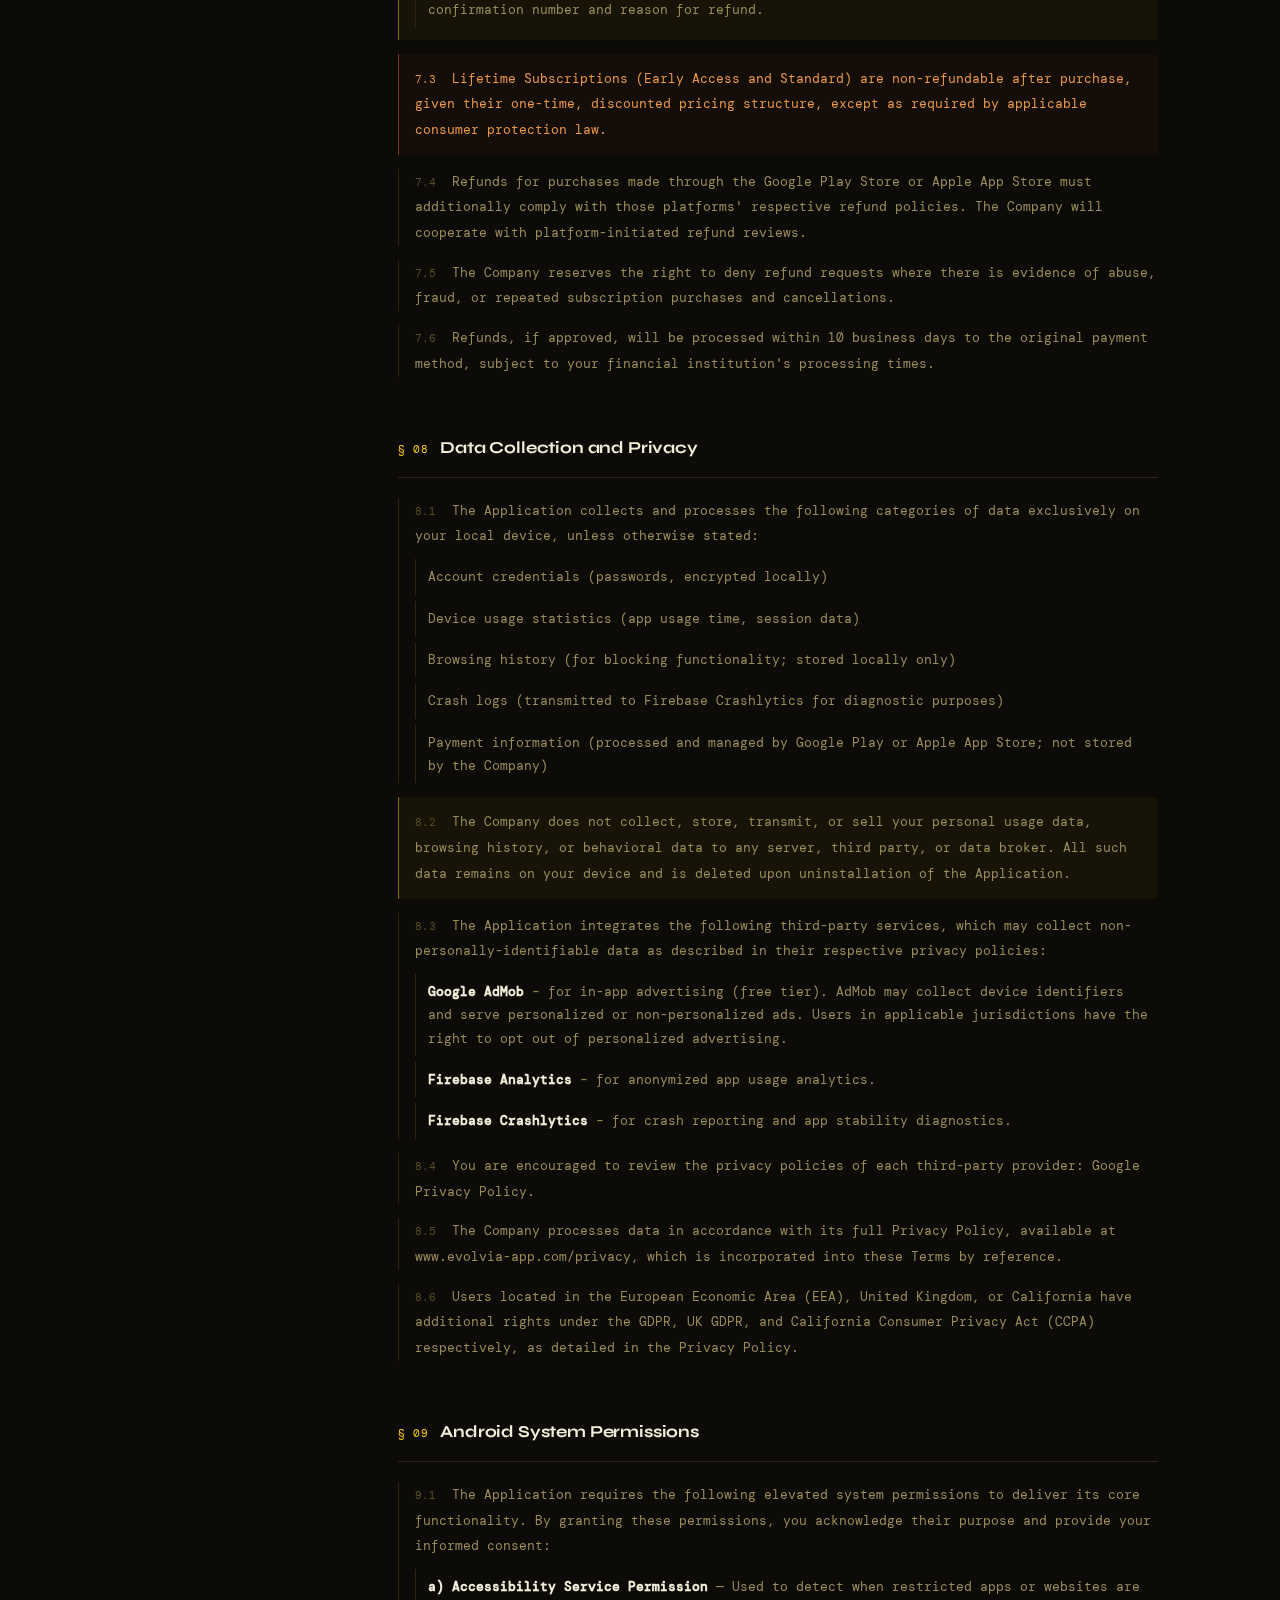
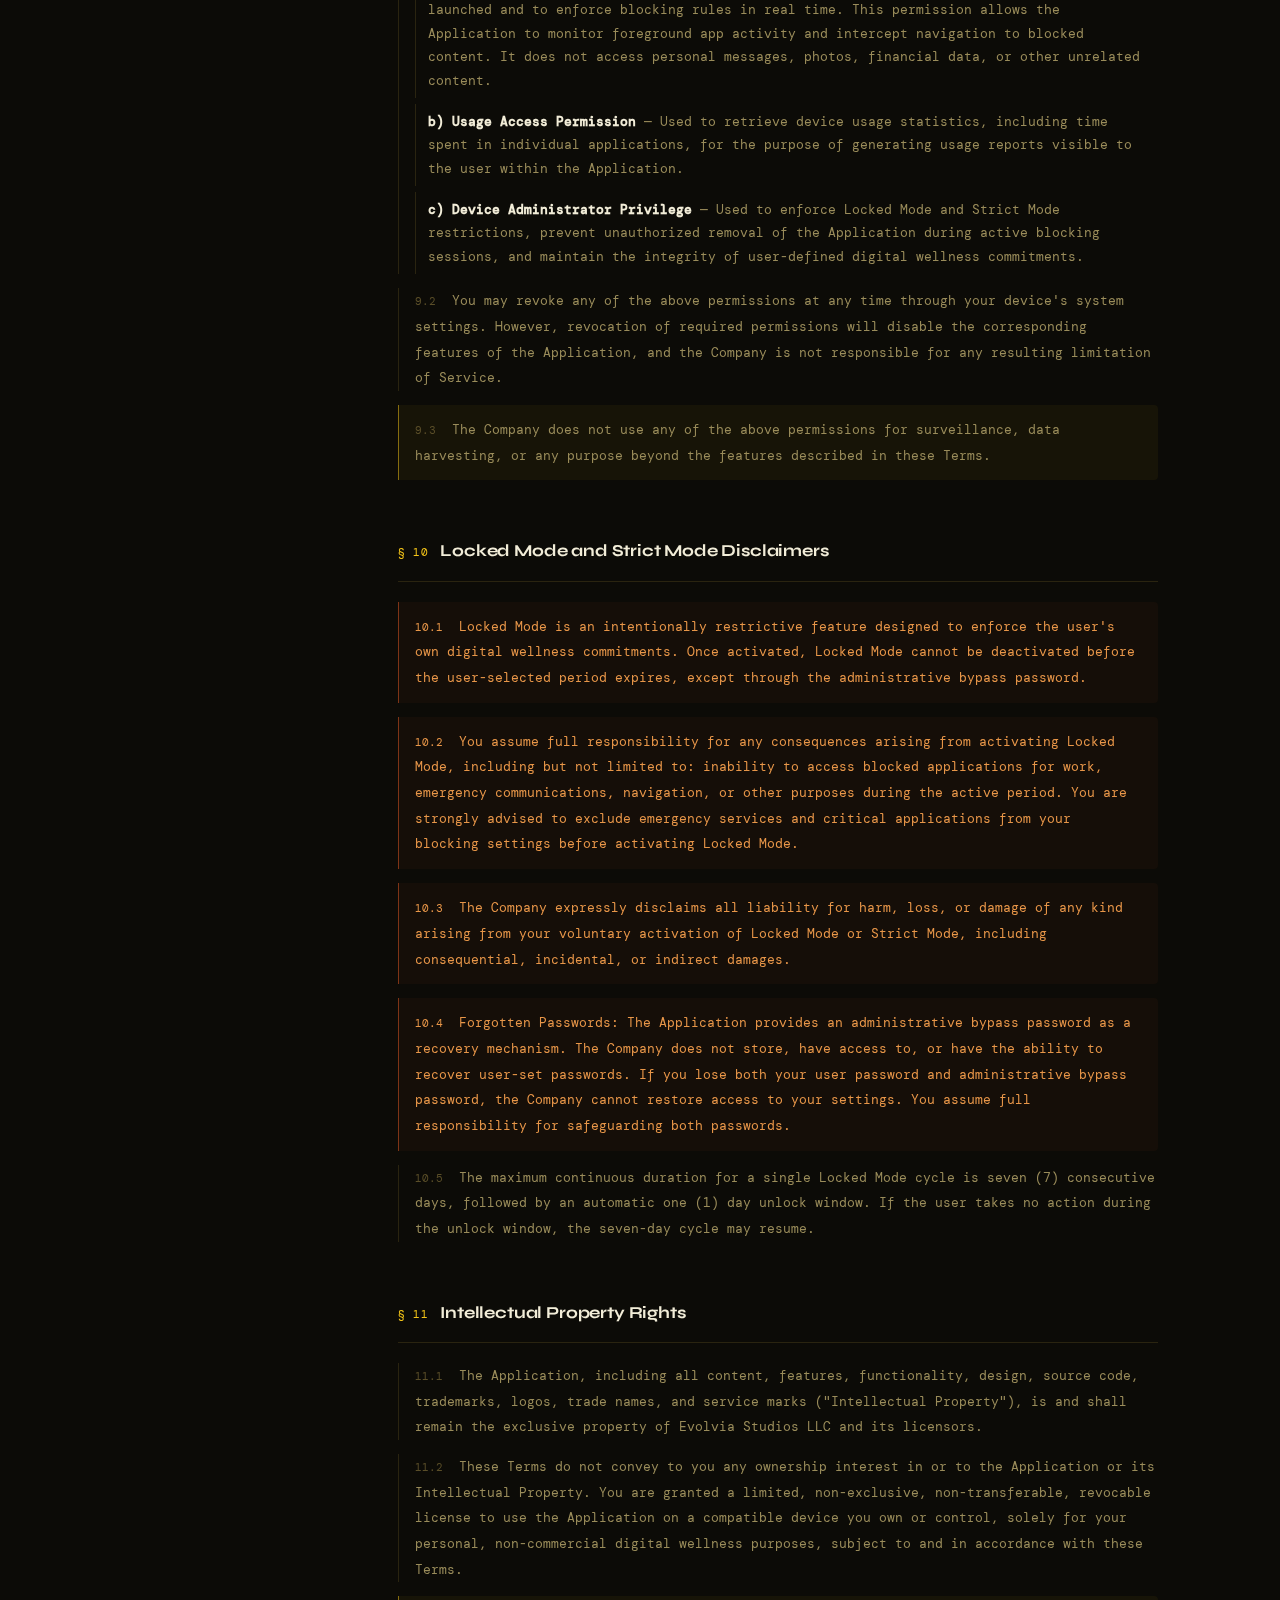
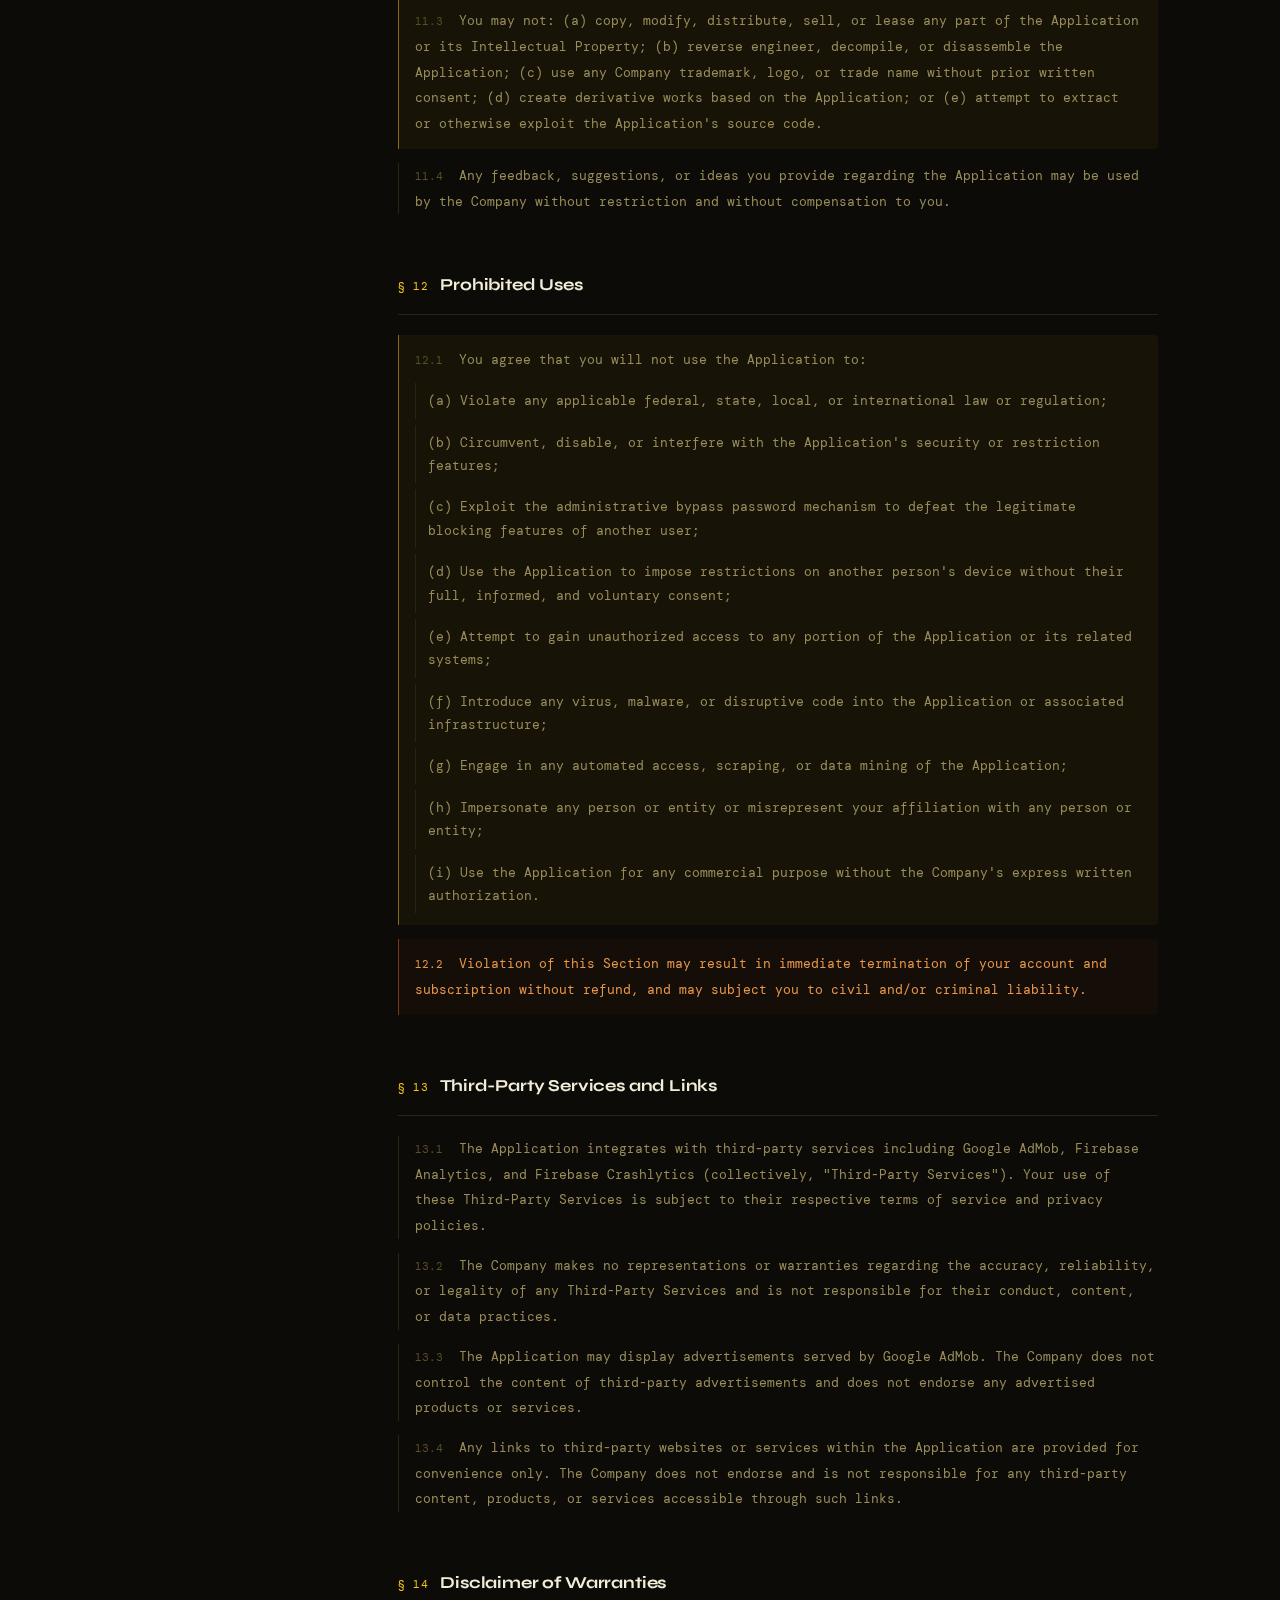
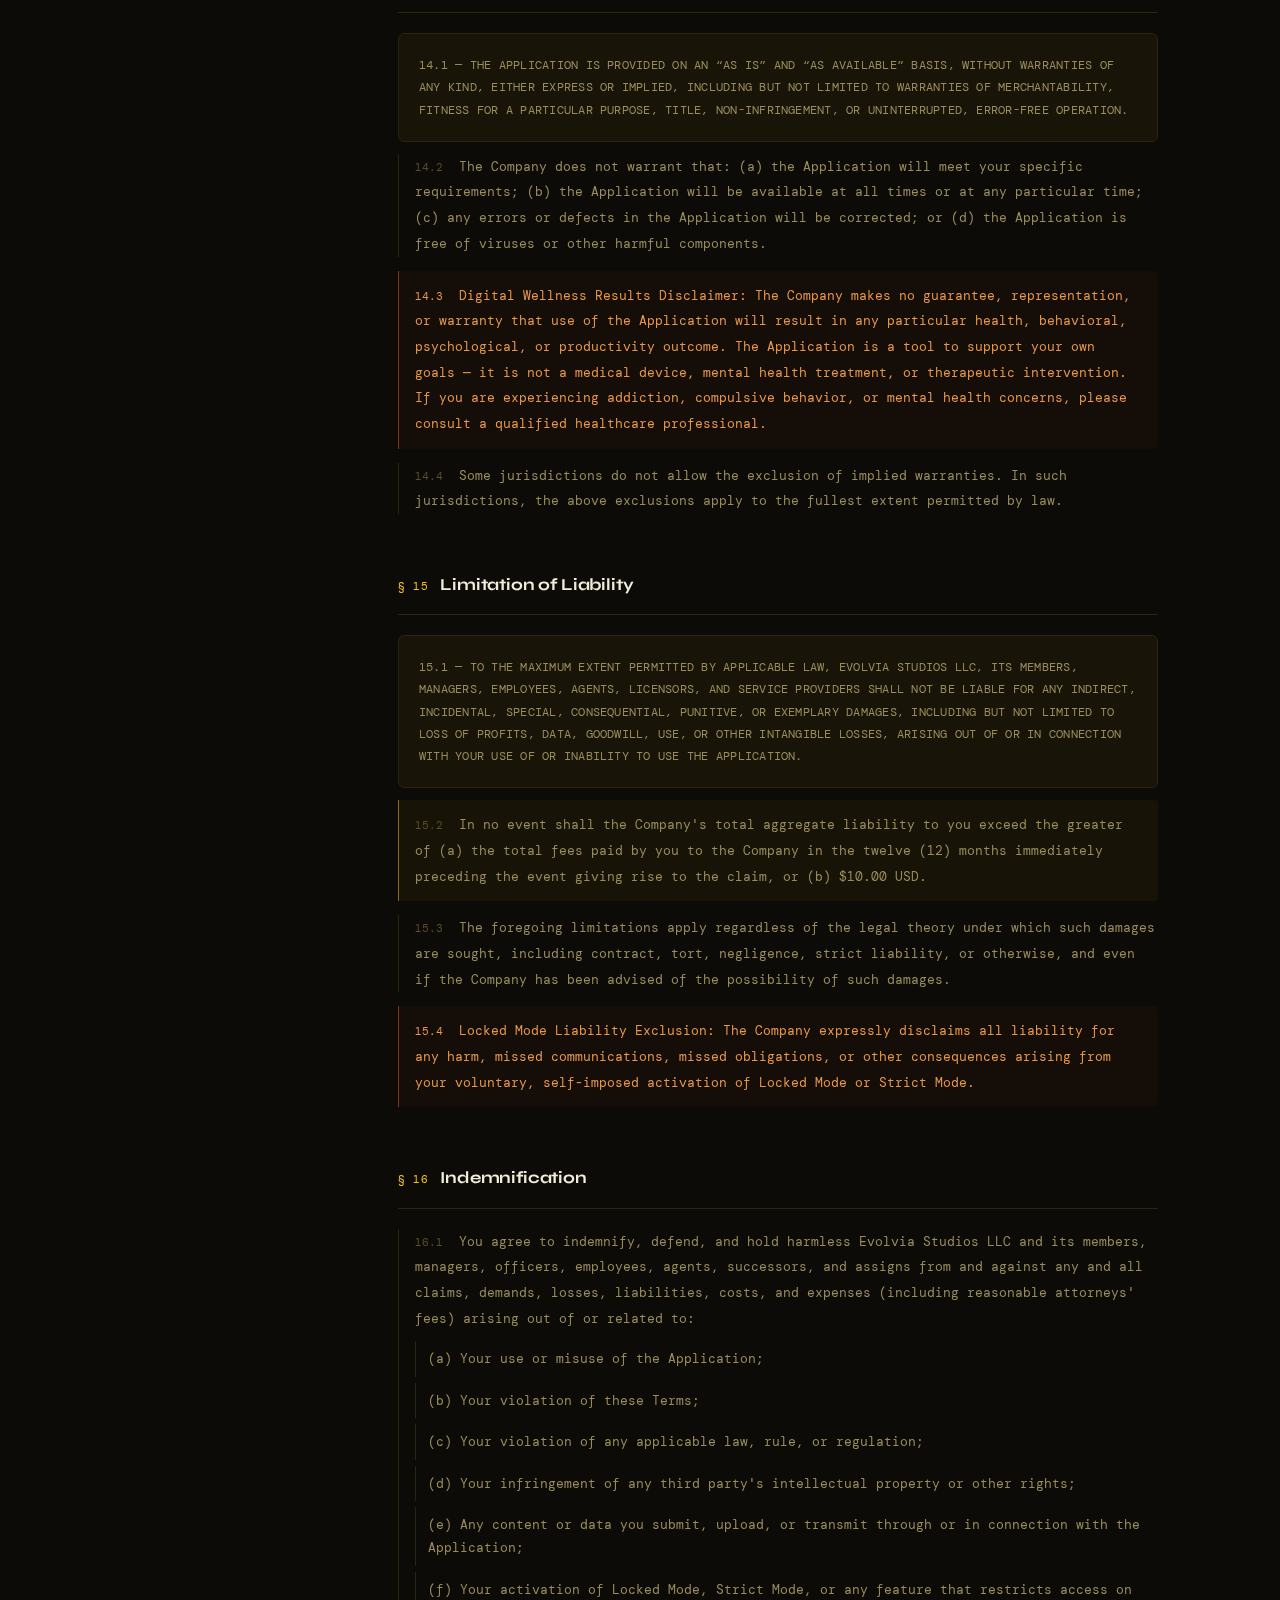
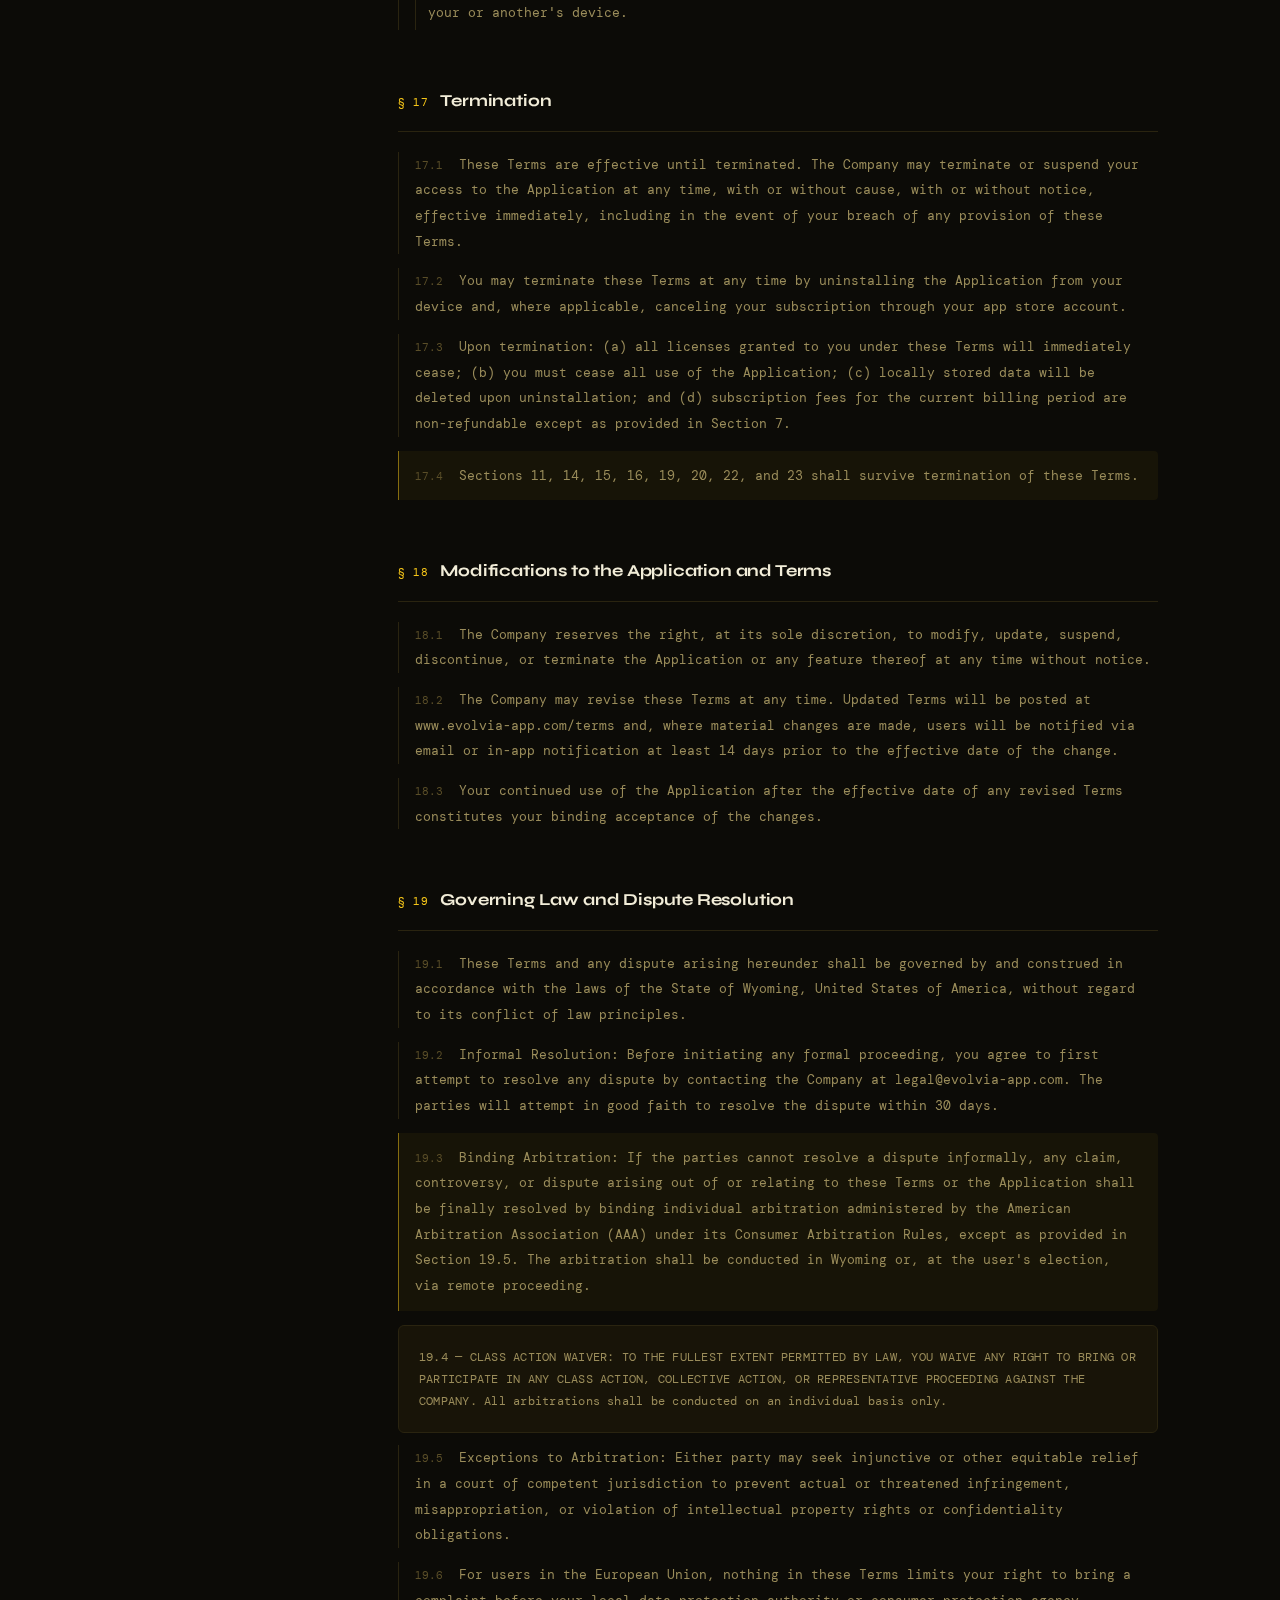
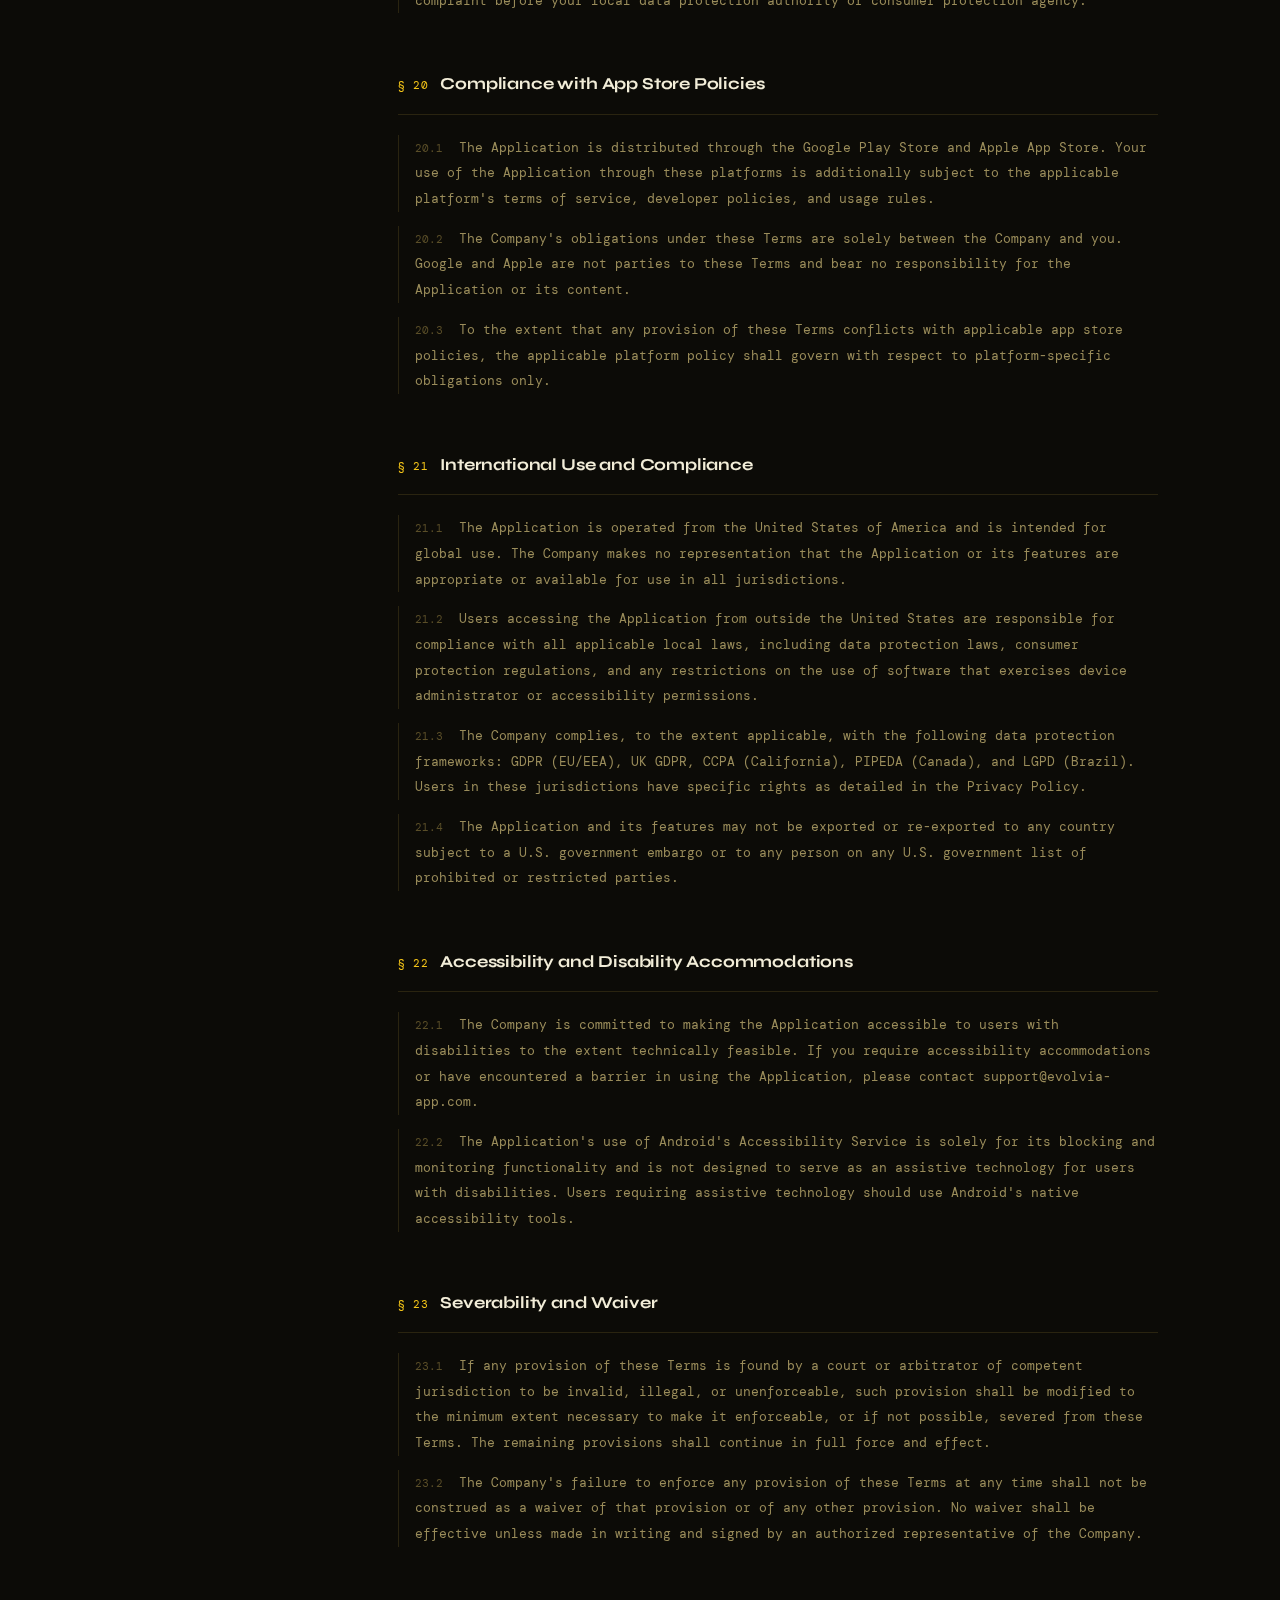
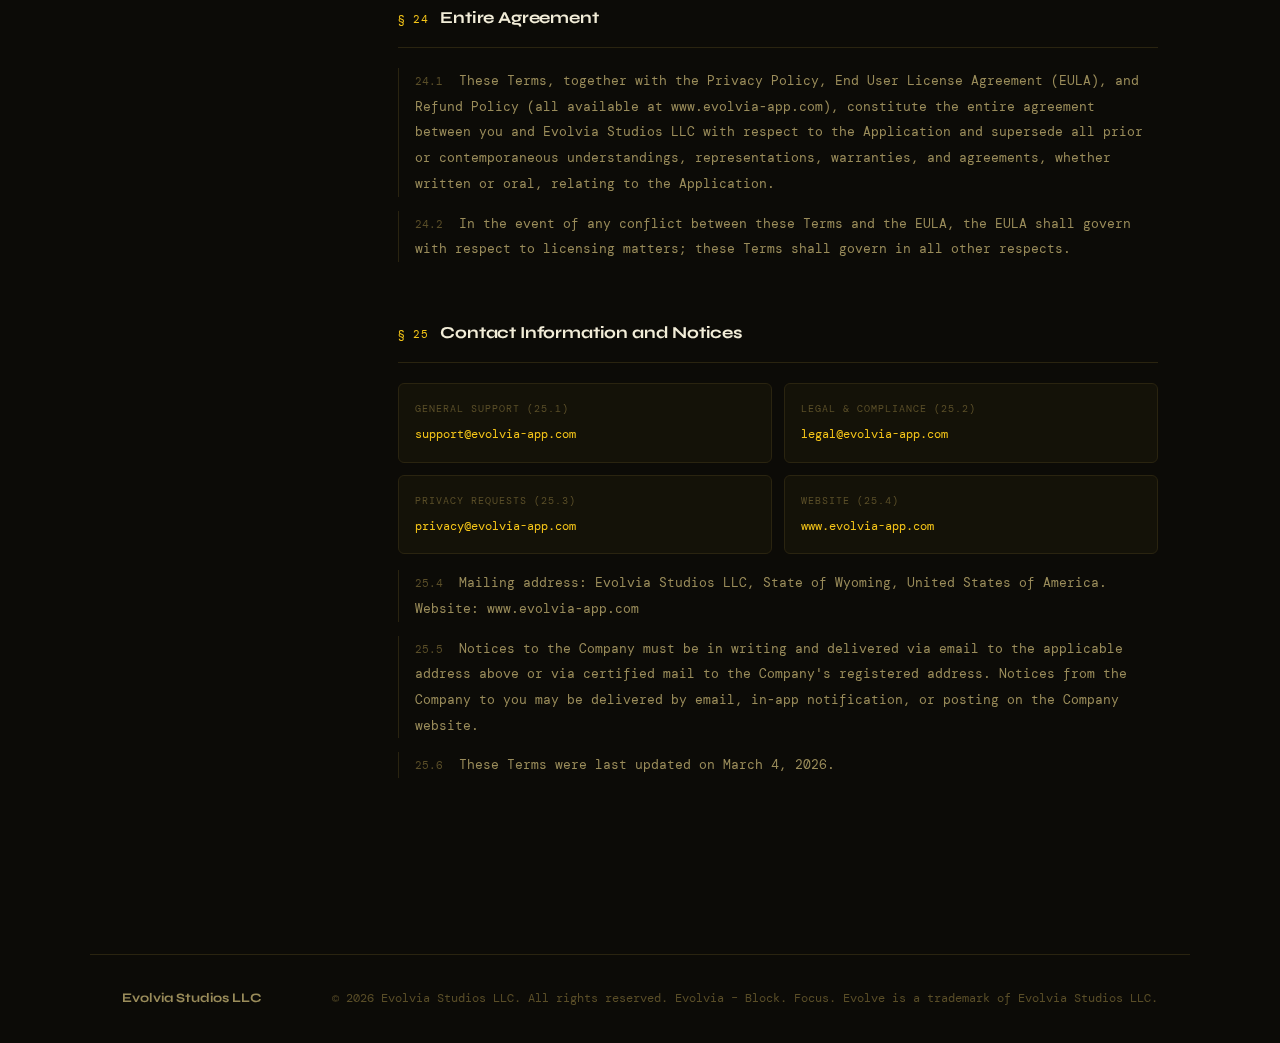
<file: terms.html>
<!DOCTYPE html>
<html lang="en">
<head>
<meta charset="UTF-8">
<meta name="viewport" content="width=device-width, initial-scale=1.0">
<title>Terms &amp; Conditions — Evolvia</title>
<link href="https://fonts.googleapis.com/css2?family=Syne:wght@400;500;600;700;800&family=DM+Mono:wght@300;400;500&display=swap" rel="stylesheet">
<style>
  :root {
    --bg: #0c0b07;
    --surface: #141208;
    --border: #2a2410;
    --accent: #f5c518;
    --accent2: #ffaa00;
    --muted: #4a3e10;
    --text: #f2edd8;
    --text-dim: #9a8c5a;
    --text-dimmer: #5a4e28;
  }

  * { margin: 0; padding: 0; box-sizing: border-box; }
  html { scroll-behavior: smooth; }

  body {
    background: var(--bg);
    color: var(--text);
    font-family: 'DM Mono', monospace;
    font-size: 14px;
    line-height: 1.8;
    min-height: 100vh;
    overflow-x: hidden;
  }

  body::before {
    content: '';
    position: fixed;
    inset: 0;
    background-image: url("data:image/svg+xml,%3Csvg viewBox='0 0 256 256' xmlns='http://www.w3.org/2000/svg'%3E%3Cfilter id='n'%3E%3CfeTurbulence type='fractalNoise' baseFrequency='0.9' numOctaves='4' stitchTiles='stitch'/%3E%3C/filter%3E%3Crect width='100%25' height='100%25' filter='url(%23n)' opacity='0.04'/%3E%3C/svg%3E");
    pointer-events: none;
    z-index: 999;
    opacity: 0.6;
  }

  body::after {
    content: '';
    position: fixed;
    top: -200px;
    left: 50%;
    transform: translateX(-50%);
    width: 800px;
    height: 400px;
    background: radial-gradient(ellipse, rgba(245, 197, 24, 0.08) 0%, transparent 70%);
    pointer-events: none;
    z-index: 0;
  }

  header {
    position: sticky;
    top: 0;
    z-index: 100;
    backdrop-filter: blur(20px);
    -webkit-backdrop-filter: blur(20px);
    background: rgba(12, 11, 7, 0.88);
    border-bottom: 1px solid var(--border);
    padding: 0 2rem;
  }
  .header-inner {
    max-width: 1100px;
    margin: 0 auto;
    display: flex;
    align-items: center;
    justify-content: space-between;
    height: 60px;
  }
  .logo {
    font-family: 'Syne', sans-serif;
    font-weight: 800;
    font-size: 1.1rem;
    letter-spacing: -0.02em;
    color: var(--text);
    text-decoration: none;
    display: flex;
    align-items: center;
    gap: 8px;
  }
  .logo-dot {
    width: 8px;
    height: 8px;
    border-radius: 50%;
    background: var(--accent2);
    box-shadow: 0 0 10px var(--accent2);
    animation: pulse 2s ease-in-out infinite;
  }
  @keyframes pulse {
    0%, 100% { opacity: 1; transform: scale(1); }
    50% { opacity: 0.5; transform: scale(0.8); }
  }
  .header-meta { font-size: 11px; color: var(--text-dim); letter-spacing: 0.05em; }

  .hero {
    position: relative;
    z-index: 1;
    max-width: 1100px;
    margin: 0 auto;
    padding: 80px 2rem 60px;
    border-bottom: 1px solid var(--border);
  }
  .hero-label {
    display: inline-flex;
    align-items: center;
    gap: 6px;
    font-size: 11px;
    letter-spacing: 0.12em;
    text-transform: uppercase;
    color: var(--accent);
    margin-bottom: 20px;
    padding: 5px 10px;
    border: 1px solid rgba(245, 197, 24, 0.25);
    border-radius: 3px;
    background: rgba(245, 197, 24, 0.06);
  }
  h1 {
    font-family: 'Syne', sans-serif;
    font-weight: 800;
    font-size: clamp(2.5rem, 6vw, 4.5rem);
    line-height: 1.0;
    letter-spacing: -0.04em;
    color: var(--text);
    margin-bottom: 24px;
  }
  h1 span { color: var(--accent); }
  .hero-meta { display: flex; gap: 32px; flex-wrap: wrap; }
  .meta-item { display: flex; flex-direction: column; gap: 3px; }
  .meta-label { font-size: 10px; text-transform: uppercase; letter-spacing: 0.1em; color: var(--text-dimmer); }
  .meta-value { font-size: 13px; color: var(--text-dim); }

  .layout {
    position: relative;
    z-index: 1;
    max-width: 1100px;
    margin: 0 auto;
    display: grid;
    grid-template-columns: 260px 1fr;
    gap: 0;
    padding-bottom: 80px;
  }

  .sidebar {
    padding: 40px 24px 40px 2rem;
    border-right: 1px solid var(--border);
    position: sticky;
    top: 60px;
    height: calc(100vh - 60px);
    overflow-y: auto;
    scrollbar-width: none;
  }
  .sidebar::-webkit-scrollbar { display: none; }
  .sidebar-title { font-size: 10px; text-transform: uppercase; letter-spacing: 0.12em; color: var(--text-dimmer); margin-bottom: 16px; }
  .nav-list { list-style: none; display: flex; flex-direction: column; gap: 2px; }
  .nav-list a {
    display: block;
    text-decoration: none;
    color: var(--text-dim);
    font-size: 12px;
    padding: 6px 10px;
    border-radius: 4px;
    transition: all 0.15s ease;
    border-left: 2px solid transparent;
    line-height: 1.4;
  }
  .nav-list a:hover { color: var(--text); background: rgba(245,197,24,0.04); border-left-color: var(--accent); }
  .nav-num { color: var(--text-dimmer); margin-right: 6px; font-size: 10px; }

  .content { padding: 40px 2rem 40px 48px; }

  .section { margin-bottom: 56px; }
  .section-header {
    display: flex;
    align-items: baseline;
    gap: 12px;
    margin-bottom: 20px;
    padding-bottom: 14px;
    border-bottom: 1px solid var(--border);
  }
  .section-num { font-family: 'DM Mono', monospace; font-size: 11px; color: var(--accent); letter-spacing: 0.05em; white-space: nowrap; }
  h2 { font-family: 'Syne', sans-serif; font-weight: 700; font-size: 1.05rem; letter-spacing: -0.01em; color: var(--text); }

  .clause {
    margin-bottom: 14px;
    padding-left: 16px;
    border-left: 1px solid var(--border);
    transition: border-color 0.2s;
  }
  .clause:hover { border-left-color: var(--muted); }
  .clause-num { font-size: 11px; color: var(--text-dimmer); display: inline; margin-right: 8px; }
  .clause p { display: inline; color: var(--text-dim); font-size: 13px; line-height: 1.9; }

  .clause.important {
    border-left-color: rgba(245, 197, 24, 0.5);
    background: rgba(245, 197, 24, 0.05);
    padding: 12px 16px;
    border-radius: 0 4px 4px 0;
  }
  .clause.warning {
    border-left-color: rgba(255, 100, 40, 0.45);
    background: rgba(255, 100, 40, 0.04);
    padding: 12px 16px;
    border-radius: 0 4px 4px 0;
  }
  .clause.warning p, .clause.warning .clause-num { color: rgba(255, 165, 80, 0.9); }

  .clause-list {
    margin: 10px 0 0 0;
    padding: 0;
    list-style: none;
    display: flex;
    flex-direction: column;
    gap: 6px;
  }
  .clause-list li {
    color: var(--text-dim);
    font-size: 13px;
    line-height: 1.8;
    padding: 6px 10px 6px 12px;
    border-left: 1px solid var(--border);
  }
  .clause-list li strong { color: var(--text); }

  .caps-block {
    background: rgba(30, 24, 8, 0.7);
    border: 1px solid var(--border);
    border-radius: 6px;
    padding: 20px;
    margin: 12px 0;
    font-size: 12px;
    color: var(--text-dim);
    line-height: 1.85;
    letter-spacing: 0.02em;
  }

  .pricing-table { width: 100%; border-collapse: collapse; margin: 16px 0; font-size: 13px; }
  .pricing-table th {
    font-family: 'Syne', sans-serif;
    font-size: 11px;
    text-transform: uppercase;
    letter-spacing: 0.08em;
    color: var(--text-dimmer);
    text-align: left;
    padding: 10px 16px;
    border-bottom: 1px solid var(--border);
    font-weight: 600;
  }
  .pricing-table td { padding: 12px 16px; color: var(--text-dim); border-bottom: 1px solid rgba(42,36,16,0.5); }
  .pricing-table tr:hover td { background: rgba(245,197,24,0.02); }
  .pricing-table .plan-name { color: var(--text); font-family: 'Syne', sans-serif; font-weight: 600; font-size: 13px; }
  .pricing-table .price { color: var(--accent); font-weight: 500; }

  .badge {
    display: inline-block;
    font-size: 10px;
    padding: 2px 7px;
    border-radius: 2px;
    letter-spacing: 0.05em;
    text-transform: uppercase;
    background: rgba(245, 197, 24, 0.1);
    color: var(--accent);
    border: 1px solid rgba(245, 197, 24, 0.25);
    margin-left: 6px;
  }

  .contact-grid { display: grid; grid-template-columns: 1fr 1fr; gap: 12px; margin: 16px 0; }
  .contact-card { background: var(--surface); border: 1px solid var(--border); border-radius: 6px; padding: 16px; transition: border-color 0.2s; }
  .contact-card:hover { border-color: var(--muted); }
  .contact-card-label { font-size: 10px; text-transform: uppercase; letter-spacing: 0.1em; color: var(--text-dimmer); margin-bottom: 6px; }
  .contact-card-value { font-size: 12px; color: var(--accent); }

  footer {
    position: relative;
    z-index: 1;
    border-top: 1px solid var(--border);
    padding: 32px 2rem;
    max-width: 1100px;
    margin: 0 auto;
    display: flex;
    justify-content: space-between;
    align-items: center;
    flex-wrap: wrap;
    gap: 16px;
  }
  footer p { font-size: 12px; color: var(--text-dimmer); }
  .footer-logo { font-family: 'Syne', sans-serif; font-weight: 700; font-size: 13px; color: var(--text-dim); }

  ::-webkit-scrollbar { width: 4px; }
  ::-webkit-scrollbar-track { background: transparent; }
  ::-webkit-scrollbar-thumb { background: var(--muted); border-radius: 2px; }

  @media (max-width: 768px) {
    .layout { grid-template-columns: 1fr; }
    .sidebar { display: none; }
    .content { padding: 32px 1.5rem; }
    .hero { padding: 50px 1.5rem 40px; }
    h1 { font-size: 2.2rem; }
    .contact-grid { grid-template-columns: 1fr; }
    .hero-meta { gap: 20px; }
  }
</style>
</head>
<body>

<header>
  <div class="header-inner">
    <a href="#" class="logo"><span class="logo-dot"></span>Evolvia</a>
    <span class="header-meta">Legal Document &middot; v1.0 &middot; March 2026</span>
  </div>
</header>

<div class="hero">
  <div class="hero-label">&#11041; Legal Agreement</div>
  <h1>Terms &amp;<br><span>Conditions</span></h1>
  <div class="hero-meta">
    <div class="meta-item"><span class="meta-label">Entity</span><span class="meta-value">Evolvia Studios LLC</span></div>
    <div class="meta-item"><span class="meta-label">Effective Date</span><span class="meta-value">March 4, 2026</span></div>
    <div class="meta-item"><span class="meta-label">Jurisdiction</span><span class="meta-value">Wyoming, USA</span></div>
    <div class="meta-item"><span class="meta-label">Website</span><span class="meta-value">www.evolvia-app.com</span></div>
  </div>
</div>

<div class="layout">
  <nav class="sidebar">
    <div class="sidebar-title">Sections</div>
    <ul class="nav-list">
      <li><a href="#s1"><span class="nav-num">01</span>Acceptance of Terms</a></li>
      <li><a href="#s2"><span class="nav-num">02</span>Eligibility &amp; Age</a></li>
      <li><a href="#s3"><span class="nav-num">03</span>Description of App</a></li>
      <li><a href="#s4"><span class="nav-num">04</span>User Accounts</a></li>
      <li><a href="#s5"><span class="nav-num">05</span>Subscription Plans</a></li>
      <li><a href="#s6"><span class="nav-num">06</span>Free Trial</a></li>
      <li><a href="#s7"><span class="nav-num">07</span>Refund Policy</a></li>
      <li><a href="#s8"><span class="nav-num">08</span>Data &amp; Privacy</a></li>
      <li><a href="#s9"><span class="nav-num">09</span>Android Permissions</a></li>
      <li><a href="#s10"><span class="nav-num">10</span>Locked &amp; Strict Mode</a></li>
      <li><a href="#s11"><span class="nav-num">11</span>Intellectual Property</a></li>
      <li><a href="#s12"><span class="nav-num">12</span>Prohibited Uses</a></li>
      <li><a href="#s13"><span class="nav-num">13</span>Third-Party Services</a></li>
      <li><a href="#s14"><span class="nav-num">14</span>Disclaimer of Warranties</a></li>
      <li><a href="#s15"><span class="nav-num">15</span>Limitation of Liability</a></li>
      <li><a href="#s16"><span class="nav-num">16</span>Indemnification</a></li>
      <li><a href="#s17"><span class="nav-num">17</span>Termination</a></li>
      <li><a href="#s18"><span class="nav-num">18</span>Modifications</a></li>
      <li><a href="#s19"><span class="nav-num">19</span>Governing Law</a></li>
      <li><a href="#s20"><span class="nav-num">20</span>App Store Compliance</a></li>
      <li><a href="#s21"><span class="nav-num">21</span>International Use</a></li>
      <li><a href="#s22"><span class="nav-num">22</span>Accessibility</a></li>
      <li><a href="#s23"><span class="nav-num">23</span>Severability</a></li>
      <li><a href="#s24"><span class="nav-num">24</span>Entire Agreement</a></li>
      <li><a href="#s25"><span class="nav-num">25</span>Contact &amp; Notices</a></li>
    </ul>
  </nav>

  <main class="content">

    <section class="section" id="s1">
      <div class="section-header"><span class="section-num">§ 01</span><h2>Acceptance of Terms</h2></div>
      <div class="clause important">
        <span class="clause-num">1.1</span>
        <p>These Terms and Conditions ("Agreement," "Terms") constitute a legally binding contract between you ("User," "you," or "your") and Evolvia Studios LLC, a limited liability company organized and existing under the laws of the State of Wyoming, United States of America ("Company," "we," "us," or "our"), governing your access to and use of the Evolvia &#8211; Block. Focus. Evolve mobile application ("Application," "App," "Service").</p>
      </div>
      <div class="clause">
        <span class="clause-num">1.2</span>
        <p>By downloading, installing, accessing, or using the Application, you acknowledge that you have read, understood, and agree to be bound by these Terms in their entirety. If you do not agree to these Terms, you must immediately cease all use of the Application and uninstall it from your device.</p>
      </div>
      <div class="clause">
        <span class="clause-num">1.3</span>
        <p>These Terms apply to all versions of the Application distributed through the Google Play Store, the Apple App Store, and any other authorized distribution channel.</p>
      </div>
      <div class="clause">
        <span class="clause-num">1.4</span>
        <p>Your continued use of the Application following any modifications to these Terms constitutes your acceptance of the revised Terms. It is your responsibility to review these Terms periodically.</p>
      </div>
    </section>

    <section class="section" id="s2">
      <div class="section-header"><span class="section-num">§ 02</span><h2>Eligibility and Age Requirements</h2></div>
      <div class="clause">
        <span class="clause-num">2.1</span>
        <p>The Application is intended for users who are 13 years of age or older. By using the Application, you represent and warrant that you meet this minimum age requirement.</p>
      </div>
      <div class="clause">
        <span class="clause-num">2.2</span>
        <p>Users between the ages of 13 and 17 ("Minor Users") may only use the Application with the verifiable consent of a parent or legal guardian, who accepts these Terms on their behalf and assumes full responsibility for the Minor User's use of the Application.</p>
      </div>
      <div class="clause">
        <span class="clause-num">2.3</span>
        <p>The Company does not knowingly collect personal information from children under the age of 13. If we become aware that a child under 13 has provided personal data without parental consent, we will take immediate steps to delete such information. Parents or guardians who believe a child under 13 has created an account should contact us immediately at legal@evolvia-app.com.</p>
      </div>
      <div class="clause">
        <span class="clause-num">2.4</span>
        <p>The Company complies with the Children's Online Privacy Protection Act (COPPA), the General Data Protection Regulation (GDPR) (for European users), and applicable child privacy laws across jurisdictions in which the Application is available.</p>
      </div>
    </section>

    <section class="section" id="s3">
      <div class="section-header"><span class="section-num">§ 03</span><h2>Description of the Application</h2></div>
      <div class="clause">
        <span class="clause-num">3.1</span>
        <p>Evolvia is a digital wellness and productivity application designed to assist users in managing, reducing, and overcoming excessive smartphone usage, social media dependency, and digital distraction through the following core features:</p>
        <ul class="clause-list">
          <li><strong>App Blocking:</strong> Prevents access to user-selected applications (including, but not limited to, social media platforms, short-form video services such as YouTube Shorts, Instagram Reels, and TikTok), for durations selected by the user.</li>
          <li><strong>Website Blocking:</strong> Restricts access to designated websites or web-based services within the user's browsing environment.</li>
          <li><strong>Screen Time Monitoring:</strong> Tracks and reports device usage patterns to provide insights into user behavior.</li>
          <li><strong>Strict Mode:</strong> Applies heightened restrictions that prevent modification of blocking settings during an active session.</li>
          <li><strong>Locked Mode:</strong> Initiates a user-defined lockout period of up to seven (7) consecutive days, after which a one (1) day unlock window is automatically granted before the cycle may resume, subject to the user's election.</li>
          <li><strong>Password Protection:</strong> Allows users to set access passwords for settings modification. An administrative bypass password is available as a recovery mechanism.</li>
        </ul>
      </div>
      <div class="clause">
        <span class="clause-num">3.2</span>
        <p>The Application operates using the following Android system-level permissions, which are required for core functionality: Accessibility Services, Usage Access Permission, and Device Administrator Privileges. By granting these permissions, you authorize the Application to perform its stated functions on your device.</p>
      </div>
      <div class="clause important">
        <span class="clause-num">3.3</span>
        <p>All user data processed by the Application is stored exclusively on the user's local device. No personal usage data, browsing history, or behavioral data is transmitted to or stored on Company servers.</p>
      </div>
    </section>

    <section class="section" id="s4">
      <div class="section-header"><span class="section-num">§ 04</span><h2>User Accounts and Registration</h2></div>
      <div class="clause">
        <span class="clause-num">4.1</span>
        <p>To access certain features of the Application, you may be required to create a user account. You agree to provide accurate, current, and complete information at the time of registration and to update such information to keep it accurate, current, and complete.</p>
      </div>
      <div class="clause">
        <span class="clause-num">4.2</span>
        <p>You are solely responsible for maintaining the confidentiality of your account credentials, including your password and any administrative bypass password. You agree to notify the Company immediately at support@evolvia-app.com upon becoming aware of any unauthorized access to your account.</p>
      </div>
      <div class="clause">
        <span class="clause-num">4.3</span>
        <p>The Company shall not be liable for any loss or damage arising from your failure to safeguard your account credentials, including losses arising from unauthorized activation of Locked Mode or Strict Mode by a third party using your credentials.</p>
      </div>
      <div class="clause">
        <span class="clause-num">4.4</span>
        <p>Each account is for single-user, personal, non-commercial use only. You may not share your account credentials with any other person or allow multiple users to access the Application through a single account.</p>
      </div>
      <div class="clause warning">
        <span class="clause-num">4.5</span>
        <p>You acknowledge and understand that activating Locked Mode creates a binding, self-imposed restriction that the Application is designed to enforce. The Company is not responsible for your inability to access blocked applications during an active Locked Mode session, as this behavior is a core and intentional function of the Service.</p>
      </div>
    </section>

    <section class="section" id="s5">
      <div class="section-header"><span class="section-num">§ 05</span><h2>Subscription Plans and Pricing</h2></div>
      <div class="clause">
        <span class="clause-num">5.1</span>
        <p>The Application offers the following subscription tiers that unlock Premium features without restriction:</p>
      </div>
      <table class="pricing-table">
        <thead>
          <tr><th>Plan</th><th>Price</th><th>Billing Cycle</th></tr>
        </thead>
        <tbody>
          <tr><td class="plan-name">Monthly</td><td class="price">$4.99 USD</td><td>Every 30 days</td></tr>
          <tr><td class="plan-name">Annual</td><td class="price">$49.99 USD</td><td>Every 365 days</td></tr>
          <tr><td class="plan-name">Lifetime <span class="badge">Early Access</span></td><td class="price">$99.99 USD</td><td>One-time payment</td></tr>
          <tr><td class="plan-name">Lifetime <span class="badge">Standard</span></td><td class="price">$120.00 USD</td><td>One-time payment</td></tr>
        </tbody>
      </table>
      <div class="clause">
        <span class="clause-num">5.2</span>
        <p>All pricing is listed in United States Dollars (USD). Prices may vary in other currencies based on applicable exchange rates and regional platform pricing adjustments applied by the Google Play Store or Apple App Store.</p>
      </div>
      <div class="clause warning">
        <span class="clause-num">5.3</span>
        <p>Free Trial: The Application offers a seven (7) day free trial for new subscribers. Upon expiration of the free trial, your selected subscription plan will automatically begin and you will be charged the applicable subscription fee unless you cancel prior to the end of the trial period.</p>
      </div>
      <div class="clause">
        <span class="clause-num">5.4</span>
        <p>Subscriptions are managed through your respective app store platform (Google Play or Apple App Store). Billing, renewal, and cancellation are governed by the applicable platform's terms of service.</p>
      </div>
      <div class="clause">
        <span class="clause-num">5.5</span>
        <p>Lifetime Subscriptions are tied to the individual user account under which they were purchased. Lifetime subscriptions are non-transferable and do not guarantee perpetual service availability independent of the Company's continued operation of the Application.</p>
      </div>
      <div class="clause">
        <span class="clause-num">5.6</span>
        <p>The Company reserves the right to modify subscription pricing at any time with at least 30 days' prior notice to active subscribers. Price changes will not affect the current billing cycle in progress at the time of notice.</p>
      </div>
      <div class="clause">
        <span class="clause-num">5.7</span>
        <p>Users are responsible for all taxes, levies, or duties applicable to their subscription fees under applicable law.</p>
      </div>
    </section>

    <section class="section" id="s6">
      <div class="section-header"><span class="section-num">§ 06</span><h2>Free Trial Terms</h2></div>
      <div class="clause">
        <span class="clause-num">6.1</span>
        <p>New users may be eligible for a seven (7) day free trial of the Premium subscription tier. Eligibility is limited to new accounts and is subject to verification by the applicable app store platform.</p>
      </div>
      <div class="clause warning">
        <span class="clause-num">6.2</span>
        <p>To avoid being charged, you must cancel your subscription before the end of the free trial period. Cancellation instructions are available through your respective app store account settings.</p>
      </div>
      <div class="clause">
        <span class="clause-num">6.3</span>
        <p>The Company reserves the right to modify, suspend, or discontinue free trial offerings at any time without notice. Only one free trial is permitted per user, per device, and per payment method.</p>
      </div>
    </section>

    <section class="section" id="s7">
      <div class="section-header"><span class="section-num">§ 07</span><h2>Refund Policy</h2></div>
      <div class="clause">
        <span class="clause-num">7.1</span>
        <p>All subscription purchases are processed through the Google Play Store or Apple App Store, and refund requests are subject to the policies of the applicable platform.</p>
      </div>
      <div class="clause important">
        <span class="clause-num">7.2</span>
        <p>The Company offers a 7-day refund window from the date of initial purchase for monthly and annual subscriptions, subject to the following conditions:</p>
        <ul class="clause-list">
          <li>The refund request is submitted within 7 calendar days of the original transaction date;</li>
          <li>The user has not made excessive use of Premium features during the trial period beyond reasonable evaluation use;</li>
          <li>The user submits a refund request to support@evolvia-app.com with their order confirmation number and reason for refund.</li>
        </ul>
      </div>
      <div class="clause warning">
        <span class="clause-num">7.3</span>
        <p>Lifetime Subscriptions (Early Access and Standard) are non-refundable after purchase, given their one-time, discounted pricing structure, except as required by applicable consumer protection law.</p>
      </div>
      <div class="clause">
        <span class="clause-num">7.4</span>
        <p>Refunds for purchases made through the Google Play Store or Apple App Store must additionally comply with those platforms' respective refund policies. The Company will cooperate with platform-initiated refund reviews.</p>
      </div>
      <div class="clause">
        <span class="clause-num">7.5</span>
        <p>The Company reserves the right to deny refund requests where there is evidence of abuse, fraud, or repeated subscription purchases and cancellations.</p>
      </div>
      <div class="clause">
        <span class="clause-num">7.6</span>
        <p>Refunds, if approved, will be processed within 10 business days to the original payment method, subject to your financial institution's processing times.</p>
      </div>
    </section>

    <section class="section" id="s8">
      <div class="section-header"><span class="section-num">§ 08</span><h2>Data Collection and Privacy</h2></div>
      <div class="clause">
        <span class="clause-num">8.1</span>
        <p>The Application collects and processes the following categories of data exclusively on your local device, unless otherwise stated:</p>
        <ul class="clause-list">
          <li>Account credentials (passwords, encrypted locally)</li>
          <li>Device usage statistics (app usage time, session data)</li>
          <li>Browsing history (for blocking functionality; stored locally only)</li>
          <li>Crash logs (transmitted to Firebase Crashlytics for diagnostic purposes)</li>
          <li>Payment information (processed and managed by Google Play or Apple App Store; not stored by the Company)</li>
        </ul>
      </div>
      <div class="clause important">
        <span class="clause-num">8.2</span>
        <p>The Company does not collect, store, transmit, or sell your personal usage data, browsing history, or behavioral data to any server, third party, or data broker. All such data remains on your device and is deleted upon uninstallation of the Application.</p>
      </div>
      <div class="clause">
        <span class="clause-num">8.3</span>
        <p>The Application integrates the following third-party services, which may collect non-personally-identifiable data as described in their respective privacy policies:</p>
        <ul class="clause-list">
          <li><strong>Google AdMob</strong> &#8211; for in-app advertising (free tier). AdMob may collect device identifiers and serve personalized or non-personalized ads. Users in applicable jurisdictions have the right to opt out of personalized advertising.</li>
          <li><strong>Firebase Analytics</strong> &#8211; for anonymized app usage analytics.</li>
          <li><strong>Firebase Crashlytics</strong> &#8211; for crash reporting and app stability diagnostics.</li>
        </ul>
      </div>
      <div class="clause">
        <span class="clause-num">8.4</span>
        <p>You are encouraged to review the privacy policies of each third-party provider: Google Privacy Policy.</p>
      </div>
      <div class="clause">
        <span class="clause-num">8.5</span>
        <p>The Company processes data in accordance with its full Privacy Policy, available at www.evolvia-app.com/privacy, which is incorporated into these Terms by reference.</p>
      </div>
      <div class="clause">
        <span class="clause-num">8.6</span>
        <p>Users located in the European Economic Area (EEA), United Kingdom, or California have additional rights under the GDPR, UK GDPR, and California Consumer Privacy Act (CCPA) respectively, as detailed in the Privacy Policy.</p>
      </div>
    </section>

    <section class="section" id="s9">
      <div class="section-header"><span class="section-num">§ 09</span><h2>Android System Permissions</h2></div>
      <div class="clause">
        <span class="clause-num">9.1</span>
        <p>The Application requires the following elevated system permissions to deliver its core functionality. By granting these permissions, you acknowledge their purpose and provide your informed consent:</p>
        <ul class="clause-list">
          <li><strong>a) Accessibility Service Permission</strong> &#8212; Used to detect when restricted apps or websites are launched and to enforce blocking rules in real time. This permission allows the Application to monitor foreground app activity and intercept navigation to blocked content. It does not access personal messages, photos, financial data, or other unrelated content.</li>
          <li><strong>b) Usage Access Permission</strong> &#8212; Used to retrieve device usage statistics, including time spent in individual applications, for the purpose of generating usage reports visible to the user within the Application.</li>
          <li><strong>c) Device Administrator Privilege</strong> &#8212; Used to enforce Locked Mode and Strict Mode restrictions, prevent unauthorized removal of the Application during active blocking sessions, and maintain the integrity of user-defined digital wellness commitments.</li>
        </ul>
      </div>
      <div class="clause">
        <span class="clause-num">9.2</span>
        <p>You may revoke any of the above permissions at any time through your device's system settings. However, revocation of required permissions will disable the corresponding features of the Application, and the Company is not responsible for any resulting limitation of Service.</p>
      </div>
      <div class="clause important">
        <span class="clause-num">9.3</span>
        <p>The Company does not use any of the above permissions for surveillance, data harvesting, or any purpose beyond the features described in these Terms.</p>
      </div>
    </section>

    <section class="section" id="s10">
      <div class="section-header"><span class="section-num">§ 10</span><h2>Locked Mode and Strict Mode Disclaimers</h2></div>
      <div class="clause warning">
        <span class="clause-num">10.1</span>
        <p>Locked Mode is an intentionally restrictive feature designed to enforce the user's own digital wellness commitments. Once activated, Locked Mode cannot be deactivated before the user-selected period expires, except through the administrative bypass password.</p>
      </div>
      <div class="clause warning">
        <span class="clause-num">10.2</span>
        <p>You assume full responsibility for any consequences arising from activating Locked Mode, including but not limited to: inability to access blocked applications for work, emergency communications, navigation, or other purposes during the active period. You are strongly advised to exclude emergency services and critical applications from your blocking settings before activating Locked Mode.</p>
      </div>
      <div class="clause warning">
        <span class="clause-num">10.3</span>
        <p>The Company expressly disclaims all liability for harm, loss, or damage of any kind arising from your voluntary activation of Locked Mode or Strict Mode, including consequential, incidental, or indirect damages.</p>
      </div>
      <div class="clause warning">
        <span class="clause-num">10.4</span>
        <p>Forgotten Passwords: The Application provides an administrative bypass password as a recovery mechanism. The Company does not store, have access to, or have the ability to recover user-set passwords. If you lose both your user password and administrative bypass password, the Company cannot restore access to your settings. You assume full responsibility for safeguarding both passwords.</p>
      </div>
      <div class="clause">
        <span class="clause-num">10.5</span>
        <p>The maximum continuous duration for a single Locked Mode cycle is seven (7) consecutive days, followed by an automatic one (1) day unlock window. If the user takes no action during the unlock window, the seven-day cycle may resume.</p>
      </div>
    </section>

    <section class="section" id="s11">
      <div class="section-header"><span class="section-num">§ 11</span><h2>Intellectual Property Rights</h2></div>
      <div class="clause">
        <span class="clause-num">11.1</span>
        <p>The Application, including all content, features, functionality, design, source code, trademarks, logos, trade names, and service marks ("Intellectual Property"), is and shall remain the exclusive property of Evolvia Studios LLC and its licensors.</p>
      </div>
      <div class="clause">
        <span class="clause-num">11.2</span>
        <p>These Terms do not convey to you any ownership interest in or to the Application or its Intellectual Property. You are granted a limited, non-exclusive, non-transferable, revocable license to use the Application on a compatible device you own or control, solely for your personal, non-commercial digital wellness purposes, subject to and in accordance with these Terms.</p>
      </div>
      <div class="clause important">
        <span class="clause-num">11.3</span>
        <p>You may not: (a) copy, modify, distribute, sell, or lease any part of the Application or its Intellectual Property; (b) reverse engineer, decompile, or disassemble the Application; (c) use any Company trademark, logo, or trade name without prior written consent; (d) create derivative works based on the Application; or (e) attempt to extract or otherwise exploit the Application's source code.</p>
      </div>
      <div class="clause">
        <span class="clause-num">11.4</span>
        <p>Any feedback, suggestions, or ideas you provide regarding the Application may be used by the Company without restriction and without compensation to you.</p>
      </div>
    </section>

    <section class="section" id="s12">
      <div class="section-header"><span class="section-num">§ 12</span><h2>Prohibited Uses</h2></div>
      <div class="clause important">
        <span class="clause-num">12.1</span>
        <p>You agree that you will not use the Application to:</p>
        <ul class="clause-list">
          <li>(a) Violate any applicable federal, state, local, or international law or regulation;</li>
          <li>(b) Circumvent, disable, or interfere with the Application's security or restriction features;</li>
          <li>(c) Exploit the administrative bypass password mechanism to defeat the legitimate blocking features of another user;</li>
          <li>(d) Use the Application to impose restrictions on another person's device without their full, informed, and voluntary consent;</li>
          <li>(e) Attempt to gain unauthorized access to any portion of the Application or its related systems;</li>
          <li>(f) Introduce any virus, malware, or disruptive code into the Application or associated infrastructure;</li>
          <li>(g) Engage in any automated access, scraping, or data mining of the Application;</li>
          <li>(h) Impersonate any person or entity or misrepresent your affiliation with any person or entity;</li>
          <li>(i) Use the Application for any commercial purpose without the Company's express written authorization.</li>
        </ul>
      </div>
      <div class="clause warning">
        <span class="clause-num">12.2</span>
        <p>Violation of this Section may result in immediate termination of your account and subscription without refund, and may subject you to civil and/or criminal liability.</p>
      </div>
    </section>

    <section class="section" id="s13">
      <div class="section-header"><span class="section-num">§ 13</span><h2>Third-Party Services and Links</h2></div>
      <div class="clause">
        <span class="clause-num">13.1</span>
        <p>The Application integrates with third-party services including Google AdMob, Firebase Analytics, and Firebase Crashlytics (collectively, "Third-Party Services"). Your use of these Third-Party Services is subject to their respective terms of service and privacy policies.</p>
      </div>
      <div class="clause">
        <span class="clause-num">13.2</span>
        <p>The Company makes no representations or warranties regarding the accuracy, reliability, or legality of any Third-Party Services and is not responsible for their conduct, content, or data practices.</p>
      </div>
      <div class="clause">
        <span class="clause-num">13.3</span>
        <p>The Application may display advertisements served by Google AdMob. The Company does not control the content of third-party advertisements and does not endorse any advertised products or services.</p>
      </div>
      <div class="clause">
        <span class="clause-num">13.4</span>
        <p>Any links to third-party websites or services within the Application are provided for convenience only. The Company does not endorse and is not responsible for any third-party content, products, or services accessible through such links.</p>
      </div>
    </section>

    <section class="section" id="s14">
      <div class="section-header"><span class="section-num">§ 14</span><h2>Disclaimer of Warranties</h2></div>
      <div class="caps-block">
        14.1 &#8212; THE APPLICATION IS PROVIDED ON AN &#8220;AS IS&#8221; AND &#8220;AS AVAILABLE&#8221; BASIS, WITHOUT WARRANTIES OF ANY KIND, EITHER EXPRESS OR IMPLIED, INCLUDING BUT NOT LIMITED TO WARRANTIES OF MERCHANTABILITY, FITNESS FOR A PARTICULAR PURPOSE, TITLE, NON-INFRINGEMENT, OR UNINTERRUPTED, ERROR-FREE OPERATION.
      </div>
      <div class="clause">
        <span class="clause-num">14.2</span>
        <p>The Company does not warrant that: (a) the Application will meet your specific requirements; (b) the Application will be available at all times or at any particular time; (c) any errors or defects in the Application will be corrected; or (d) the Application is free of viruses or other harmful components.</p>
      </div>
      <div class="clause warning">
        <span class="clause-num">14.3</span>
        <p>Digital Wellness Results Disclaimer: The Company makes no guarantee, representation, or warranty that use of the Application will result in any particular health, behavioral, psychological, or productivity outcome. The Application is a tool to support your own goals &#8212; it is not a medical device, mental health treatment, or therapeutic intervention. If you are experiencing addiction, compulsive behavior, or mental health concerns, please consult a qualified healthcare professional.</p>
      </div>
      <div class="clause">
        <span class="clause-num">14.4</span>
        <p>Some jurisdictions do not allow the exclusion of implied warranties. In such jurisdictions, the above exclusions apply to the fullest extent permitted by law.</p>
      </div>
    </section>

    <section class="section" id="s15">
      <div class="section-header"><span class="section-num">§ 15</span><h2>Limitation of Liability</h2></div>
      <div class="caps-block">
        15.1 &#8212; TO THE MAXIMUM EXTENT PERMITTED BY APPLICABLE LAW, EVOLVIA STUDIOS LLC, ITS MEMBERS, MANAGERS, EMPLOYEES, AGENTS, LICENSORS, AND SERVICE PROVIDERS SHALL NOT BE LIABLE FOR ANY INDIRECT, INCIDENTAL, SPECIAL, CONSEQUENTIAL, PUNITIVE, OR EXEMPLARY DAMAGES, INCLUDING BUT NOT LIMITED TO LOSS OF PROFITS, DATA, GOODWILL, USE, OR OTHER INTANGIBLE LOSSES, ARISING OUT OF OR IN CONNECTION WITH YOUR USE OF OR INABILITY TO USE THE APPLICATION.
      </div>
      <div class="clause important">
        <span class="clause-num">15.2</span>
        <p>In no event shall the Company's total aggregate liability to you exceed the greater of (a) the total fees paid by you to the Company in the twelve (12) months immediately preceding the event giving rise to the claim, or (b) $10.00 USD.</p>
      </div>
      <div class="clause">
        <span class="clause-num">15.3</span>
        <p>The foregoing limitations apply regardless of the legal theory under which such damages are sought, including contract, tort, negligence, strict liability, or otherwise, and even if the Company has been advised of the possibility of such damages.</p>
      </div>
      <div class="clause warning">
        <span class="clause-num">15.4</span>
        <p>Locked Mode Liability Exclusion: The Company expressly disclaims all liability for any harm, missed communications, missed obligations, or other consequences arising from your voluntary, self-imposed activation of Locked Mode or Strict Mode.</p>
      </div>
    </section>

    <section class="section" id="s16">
      <div class="section-header"><span class="section-num">§ 16</span><h2>Indemnification</h2></div>
      <div class="clause">
        <span class="clause-num">16.1</span>
        <p>You agree to indemnify, defend, and hold harmless Evolvia Studios LLC and its members, managers, officers, employees, agents, successors, and assigns from and against any and all claims, demands, losses, liabilities, costs, and expenses (including reasonable attorneys' fees) arising out of or related to:</p>
        <ul class="clause-list">
          <li>(a) Your use or misuse of the Application;</li>
          <li>(b) Your violation of these Terms;</li>
          <li>(c) Your violation of any applicable law, rule, or regulation;</li>
          <li>(d) Your infringement of any third party's intellectual property or other rights;</li>
          <li>(e) Any content or data you submit, upload, or transmit through or in connection with the Application;</li>
          <li>(f) Your activation of Locked Mode, Strict Mode, or any feature that restricts access on your or another's device.</li>
        </ul>
      </div>
    </section>

    <section class="section" id="s17">
      <div class="section-header"><span class="section-num">§ 17</span><h2>Termination</h2></div>
      <div class="clause">
        <span class="clause-num">17.1</span>
        <p>These Terms are effective until terminated. The Company may terminate or suspend your access to the Application at any time, with or without cause, with or without notice, effective immediately, including in the event of your breach of any provision of these Terms.</p>
      </div>
      <div class="clause">
        <span class="clause-num">17.2</span>
        <p>You may terminate these Terms at any time by uninstalling the Application from your device and, where applicable, canceling your subscription through your app store account.</p>
      </div>
      <div class="clause">
        <span class="clause-num">17.3</span>
        <p>Upon termination: (a) all licenses granted to you under these Terms will immediately cease; (b) you must cease all use of the Application; (c) locally stored data will be deleted upon uninstallation; and (d) subscription fees for the current billing period are non-refundable except as provided in Section 7.</p>
      </div>
      <div class="clause important">
        <span class="clause-num">17.4</span>
        <p>Sections 11, 14, 15, 16, 19, 20, 22, and 23 shall survive termination of these Terms.</p>
      </div>
    </section>

    <section class="section" id="s18">
      <div class="section-header"><span class="section-num">§ 18</span><h2>Modifications to the Application and Terms</h2></div>
      <div class="clause">
        <span class="clause-num">18.1</span>
        <p>The Company reserves the right, at its sole discretion, to modify, update, suspend, discontinue, or terminate the Application or any feature thereof at any time without notice.</p>
      </div>
      <div class="clause">
        <span class="clause-num">18.2</span>
        <p>The Company may revise these Terms at any time. Updated Terms will be posted at www.evolvia-app.com/terms and, where material changes are made, users will be notified via email or in-app notification at least 14 days prior to the effective date of the change.</p>
      </div>
      <div class="clause">
        <span class="clause-num">18.3</span>
        <p>Your continued use of the Application after the effective date of any revised Terms constitutes your binding acceptance of the changes.</p>
      </div>
    </section>

    <section class="section" id="s19">
      <div class="section-header"><span class="section-num">§ 19</span><h2>Governing Law and Dispute Resolution</h2></div>
      <div class="clause">
        <span class="clause-num">19.1</span>
        <p>These Terms and any dispute arising hereunder shall be governed by and construed in accordance with the laws of the State of Wyoming, United States of America, without regard to its conflict of law principles.</p>
      </div>
      <div class="clause">
        <span class="clause-num">19.2</span>
        <p>Informal Resolution: Before initiating any formal proceeding, you agree to first attempt to resolve any dispute by contacting the Company at legal@evolvia-app.com. The parties will attempt in good faith to resolve the dispute within 30 days.</p>
      </div>
      <div class="clause important">
        <span class="clause-num">19.3</span>
        <p>Binding Arbitration: If the parties cannot resolve a dispute informally, any claim, controversy, or dispute arising out of or relating to these Terms or the Application shall be finally resolved by binding individual arbitration administered by the American Arbitration Association (AAA) under its Consumer Arbitration Rules, except as provided in Section 19.5. The arbitration shall be conducted in Wyoming or, at the user's election, via remote proceeding.</p>
      </div>
      <div class="caps-block">
        19.4 &#8212; CLASS ACTION WAIVER: TO THE FULLEST EXTENT PERMITTED BY LAW, YOU WAIVE ANY RIGHT TO BRING OR PARTICIPATE IN ANY CLASS ACTION, COLLECTIVE ACTION, OR REPRESENTATIVE PROCEEDING AGAINST THE COMPANY. All arbitrations shall be conducted on an individual basis only.
      </div>
      <div class="clause">
        <span class="clause-num">19.5</span>
        <p>Exceptions to Arbitration: Either party may seek injunctive or other equitable relief in a court of competent jurisdiction to prevent actual or threatened infringement, misappropriation, or violation of intellectual property rights or confidentiality obligations.</p>
      </div>
      <div class="clause">
        <span class="clause-num">19.6</span>
        <p>For users in the European Union, nothing in these Terms limits your right to bring a complaint before your local data protection authority or consumer protection agency.</p>
      </div>
    </section>

    <section class="section" id="s20">
      <div class="section-header"><span class="section-num">§ 20</span><h2>Compliance with App Store Policies</h2></div>
      <div class="clause">
        <span class="clause-num">20.1</span>
        <p>The Application is distributed through the Google Play Store and Apple App Store. Your use of the Application through these platforms is additionally subject to the applicable platform's terms of service, developer policies, and usage rules.</p>
      </div>
      <div class="clause">
        <span class="clause-num">20.2</span>
        <p>The Company's obligations under these Terms are solely between the Company and you. Google and Apple are not parties to these Terms and bear no responsibility for the Application or its content.</p>
      </div>
      <div class="clause">
        <span class="clause-num">20.3</span>
        <p>To the extent that any provision of these Terms conflicts with applicable app store policies, the applicable platform policy shall govern with respect to platform-specific obligations only.</p>
      </div>
    </section>

    <section class="section" id="s21">
      <div class="section-header"><span class="section-num">§ 21</span><h2>International Use and Compliance</h2></div>
      <div class="clause">
        <span class="clause-num">21.1</span>
        <p>The Application is operated from the United States of America and is intended for global use. The Company makes no representation that the Application or its features are appropriate or available for use in all jurisdictions.</p>
      </div>
      <div class="clause">
        <span class="clause-num">21.2</span>
        <p>Users accessing the Application from outside the United States are responsible for compliance with all applicable local laws, including data protection laws, consumer protection regulations, and any restrictions on the use of software that exercises device administrator or accessibility permissions.</p>
      </div>
      <div class="clause">
        <span class="clause-num">21.3</span>
        <p>The Company complies, to the extent applicable, with the following data protection frameworks: GDPR (EU/EEA), UK GDPR, CCPA (California), PIPEDA (Canada), and LGPD (Brazil). Users in these jurisdictions have specific rights as detailed in the Privacy Policy.</p>
      </div>
      <div class="clause">
        <span class="clause-num">21.4</span>
        <p>The Application and its features may not be exported or re-exported to any country subject to a U.S. government embargo or to any person on any U.S. government list of prohibited or restricted parties.</p>
      </div>
    </section>

    <section class="section" id="s22">
      <div class="section-header"><span class="section-num">§ 22</span><h2>Accessibility and Disability Accommodations</h2></div>
      <div class="clause">
        <span class="clause-num">22.1</span>
        <p>The Company is committed to making the Application accessible to users with disabilities to the extent technically feasible. If you require accessibility accommodations or have encountered a barrier in using the Application, please contact support@evolvia-app.com.</p>
      </div>
      <div class="clause">
        <span class="clause-num">22.2</span>
        <p>The Application's use of Android's Accessibility Service is solely for its blocking and monitoring functionality and is not designed to serve as an assistive technology for users with disabilities. Users requiring assistive technology should use Android's native accessibility tools.</p>
      </div>
    </section>

    <section class="section" id="s23">
      <div class="section-header"><span class="section-num">§ 23</span><h2>Severability and Waiver</h2></div>
      <div class="clause">
        <span class="clause-num">23.1</span>
        <p>If any provision of these Terms is found by a court or arbitrator of competent jurisdiction to be invalid, illegal, or unenforceable, such provision shall be modified to the minimum extent necessary to make it enforceable, or if not possible, severed from these Terms. The remaining provisions shall continue in full force and effect.</p>
      </div>
      <div class="clause">
        <span class="clause-num">23.2</span>
        <p>The Company's failure to enforce any provision of these Terms at any time shall not be construed as a waiver of that provision or of any other provision. No waiver shall be effective unless made in writing and signed by an authorized representative of the Company.</p>
      </div>
    </section>

    <section class="section" id="s24">
      <div class="section-header"><span class="section-num">§ 24</span><h2>Entire Agreement</h2></div>
      <div class="clause">
        <span class="clause-num">24.1</span>
        <p>These Terms, together with the Privacy Policy, End User License Agreement (EULA), and Refund Policy (all available at www.evolvia-app.com), constitute the entire agreement between you and Evolvia Studios LLC with respect to the Application and supersede all prior or contemporaneous understandings, representations, warranties, and agreements, whether written or oral, relating to the Application.</p>
      </div>
      <div class="clause">
        <span class="clause-num">24.2</span>
        <p>In the event of any conflict between these Terms and the EULA, the EULA shall govern with respect to licensing matters; these Terms shall govern in all other respects.</p>
      </div>
    </section>

    <section class="section" id="s25">
      <div class="section-header"><span class="section-num">§ 25</span><h2>Contact Information and Notices</h2></div>
      <div class="contact-grid">
        <div class="contact-card">
          <div class="contact-card-label">General Support (25.1)</div>
          <div class="contact-card-value">support@evolvia-app.com</div>
        </div>
        <div class="contact-card">
          <div class="contact-card-label">Legal &amp; Compliance (25.2)</div>
          <div class="contact-card-value">legal@evolvia-app.com</div>
        </div>
        <div class="contact-card">
          <div class="contact-card-label">Privacy Requests (25.3)</div>
          <div class="contact-card-value">privacy@evolvia-app.com</div>
        </div>
        <div class="contact-card">
          <div class="contact-card-label">Website (25.4)</div>
          <div class="contact-card-value">www.evolvia-app.com</div>
        </div>
      </div>
      <div class="clause">
        <span class="clause-num">25.4</span>
        <p>Mailing address: Evolvia Studios LLC, State of Wyoming, United States of America. Website: www.evolvia-app.com</p>
      </div>
      <div class="clause">
        <span class="clause-num">25.5</span>
        <p>Notices to the Company must be in writing and delivered via email to the applicable address above or via certified mail to the Company's registered address. Notices from the Company to you may be delivered by email, in-app notification, or posting on the Company website.</p>
      </div>
      <div class="clause">
        <span class="clause-num">25.6</span>
        <p>These Terms were last updated on March 4, 2026.</p>
      </div>
    </section>

  </main>
</div>

<footer>
  <span class="footer-logo">Evolvia Studios LLC</span>
  <p>&#169; 2026 Evolvia Studios LLC. All rights reserved. Evolvia &#8211; Block. Focus. Evolve is a trademark of Evolvia Studios LLC.</p>
</footer>

</body>
</html>
</file>
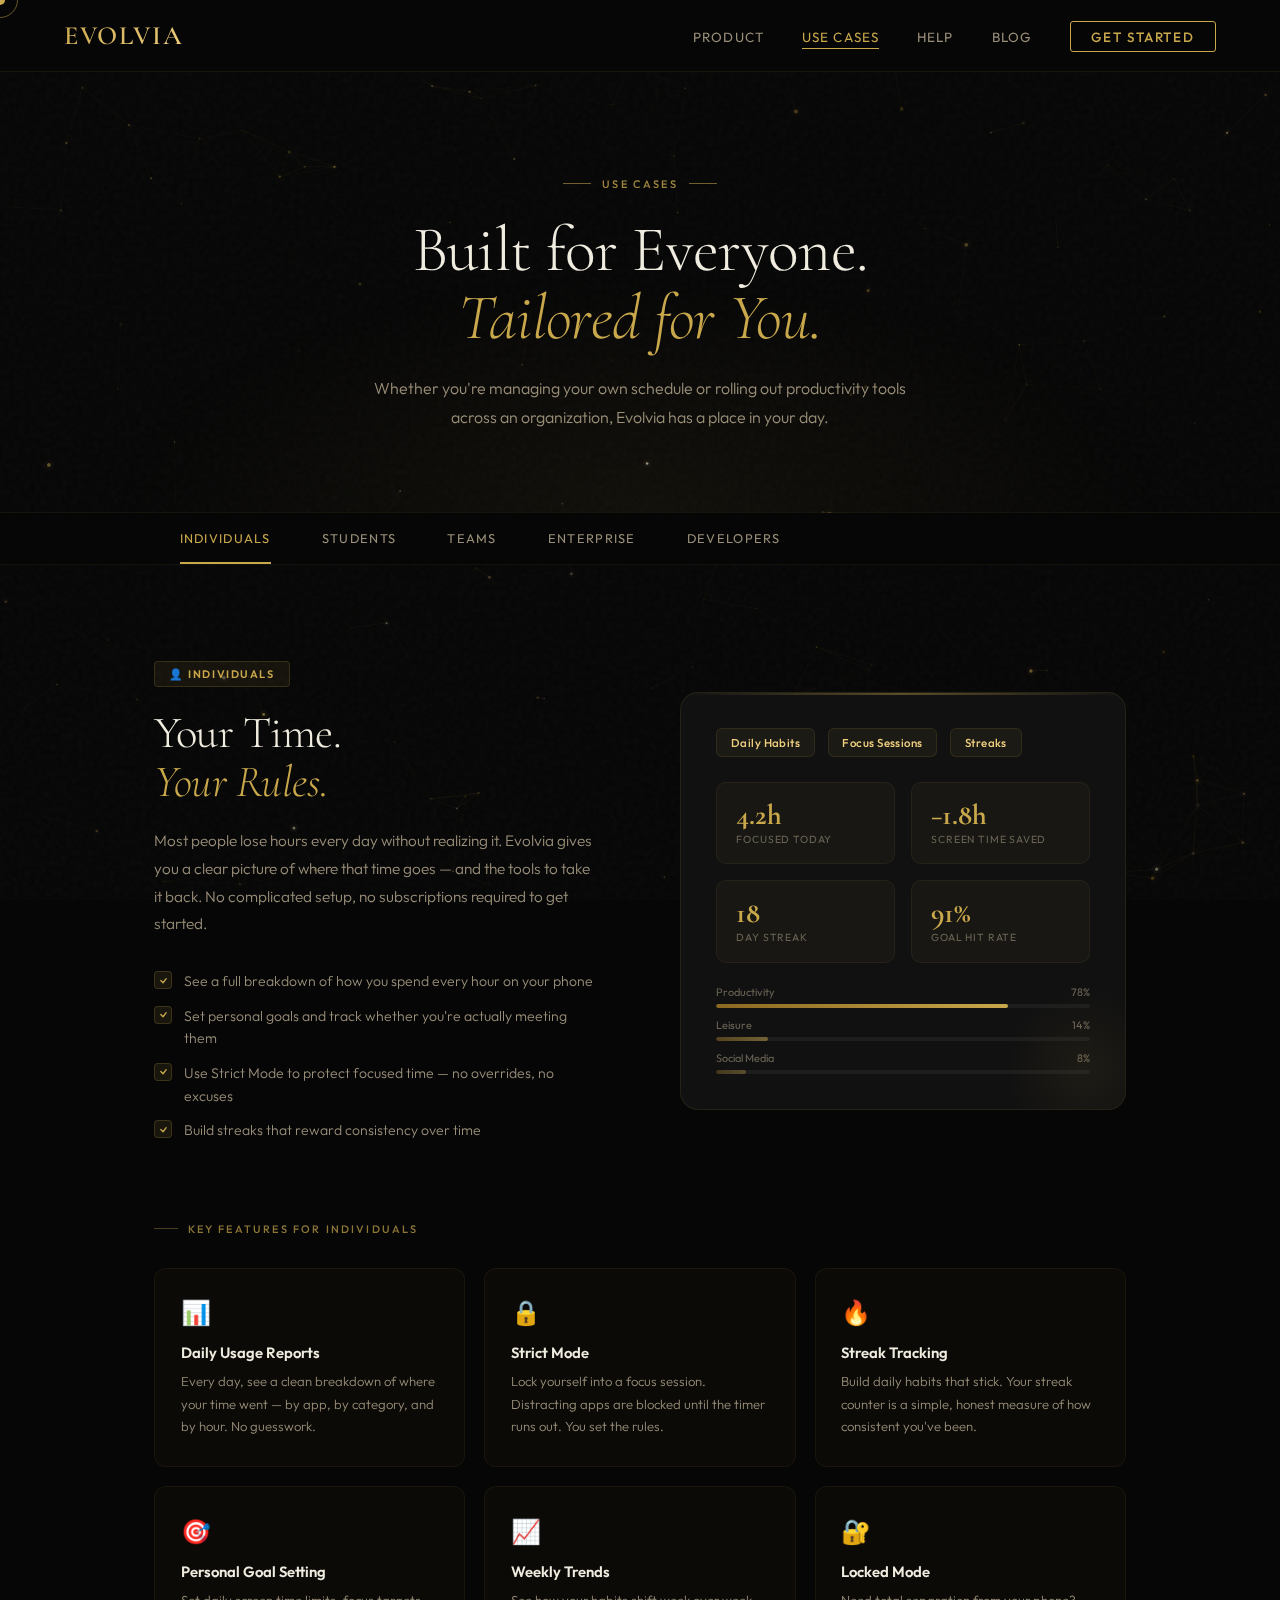
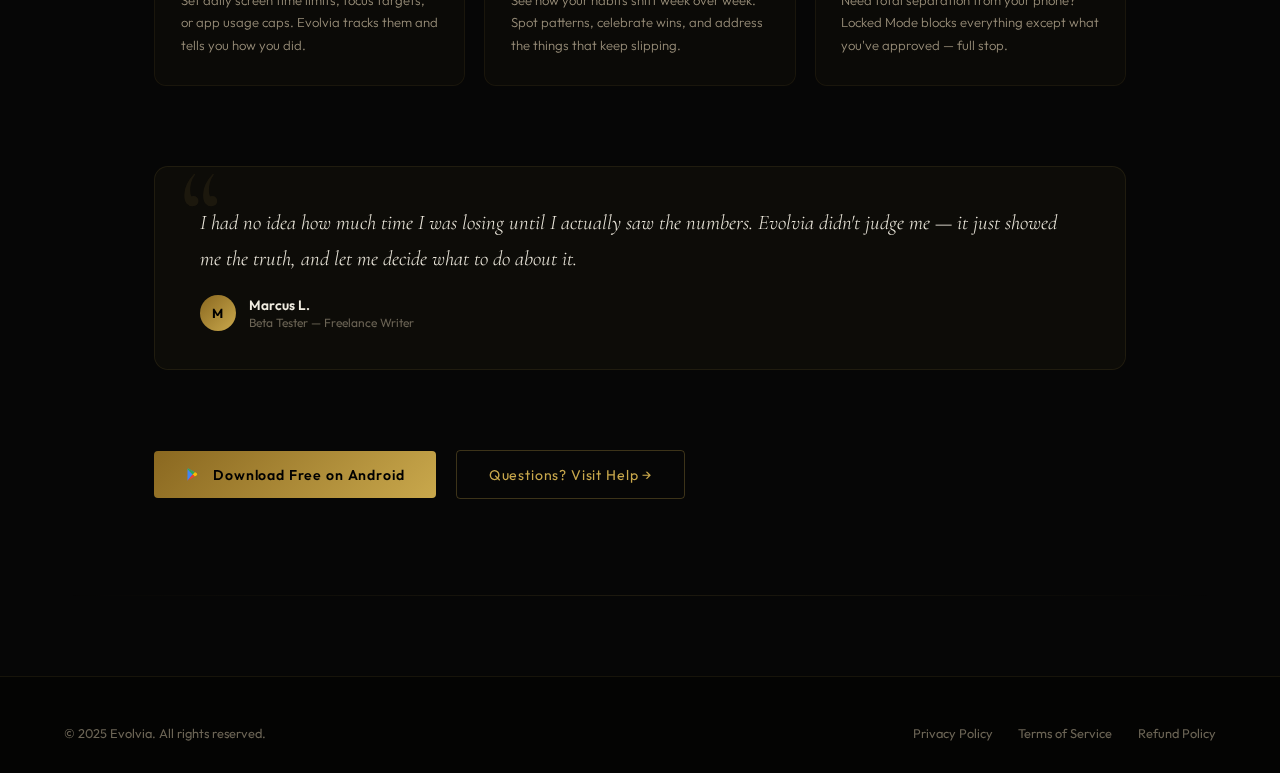
<file: Use.html>
<!DOCTYPE html>
<html lang="en">
<head>
<meta charset="UTF-8">
<meta name="viewport" content="width=device-width, initial-scale=1.0">
<title>Use Cases — Evolvia</title>
<link rel="preconnect" href="https://fonts.googleapis.com">
<link href="https://fonts.googleapis.com/css2?family=Cormorant+Garamond:ital,wght@0,300;0,400;0,600;0,700;1,300;1,400&family=Outfit:wght@300;400;500;600;700&display=swap" rel="stylesheet">
<style>
:root{
  --bg:#060606;--bg2:#0a0a0a;--surface:#111;
  --gold:#c9a84c;--gold2:#f0d080;--gold3:#8a6820;
  --text:#f0ece0;--muted:#6b6455;--muted2:#9a8f7a;
}
*,*::before,*::after{box-sizing:border-box;margin:0;padding:0}
html{scroll-behavior:smooth}
body{background:var(--bg);color:var(--text);font-family:'Outfit',sans-serif;overflow-x:hidden;cursor:none;min-height:100vh}

#cur{position:fixed;width:10px;height:10px;border-radius:50%;background:var(--gold);pointer-events:none;z-index:9999;transform:translate(-50%,-50%);mix-blend-mode:screen}
#cur-ring{position:fixed;width:36px;height:36px;border-radius:50%;border:1px solid rgba(201,168,76,.5);pointer-events:none;z-index:9998;transform:translate(-50%,-50%);transition:width .2s,height .2s,border-color .2s}
#bg-canvas{position:fixed;inset:0;z-index:0;pointer-events:none}
body::after{content:'';position:fixed;inset:0;background-image:url("data:image/svg+xml,%3Csvg viewBox='0 0 200 200' xmlns='http://www.w3.org/2000/svg'%3E%3Cfilter id='n'%3E%3CfeTurbulence type='fractalNoise' baseFrequency='.85' numOctaves='4' stitchTiles='stitch'/%3E%3C/filter%3E%3Crect width='100%25' height='100%25' filter='url(%23n)' opacity='.03'/%3E%3C/svg%3E");z-index:1;pointer-events:none}

/* NAV */
nav{position:fixed;top:0;left:0;right:0;z-index:200;display:flex;align-items:center;justify-content:space-between;padding:0 5%;height:72px;background:rgba(6,6,6,.88);backdrop-filter:blur(24px);border-bottom:1px solid rgba(201,168,76,.1)}
.nav-logo{font-family:'Cormorant Garamond',serif;font-weight:600;font-size:1.65rem;letter-spacing:.06em;background:linear-gradient(135deg,var(--gold),var(--gold2));-webkit-background-clip:text;-webkit-text-fill-color:transparent;background-clip:text;text-transform:uppercase;text-decoration:none}
.nav-links{display:flex;gap:2.4rem;list-style:none;align-items:center}
.nav-links a{color:var(--muted2);text-decoration:none;font-size:.84rem;font-weight:400;letter-spacing:.08em;text-transform:uppercase;transition:color .2s;position:relative}
.nav-links a::after{content:'';position:absolute;bottom:-4px;left:0;width:0;height:1px;background:var(--gold);transition:width .28s ease}
.nav-links a:hover{color:var(--gold2)}
.nav-links a:hover::after,.nav-links a.active::after{width:100%}
.nav-links a.active{color:var(--gold)}
.nav-cta{background:transparent!important;border:1px solid var(--gold)!important;color:var(--gold)!important;padding:.42rem 1.3rem;border-radius:3px;font-weight:500!important;letter-spacing:.12em!important;transition:all .25s!important}
.nav-cta::after{display:none!important}
.nav-cta:hover{background:var(--gold)!important;color:#000!important}

/* PAGE */
.page{position:relative;z-index:2;padding-top:72px}

/* HERO */
.uc-hero{padding:6rem 5% 5rem;position:relative;overflow:hidden;border-bottom:1px solid rgba(201,168,76,.07)}
.uc-hero::before{content:'';position:absolute;inset:0;background:radial-gradient(ellipse 60% 80% at 50% 100%,rgba(201,168,76,.06) 0%,transparent 70%);pointer-events:none}
.uc-hero-inner{max-width:760px;margin:0 auto;text-align:center}
.eyebrow{display:inline-flex;align-items:center;gap:.7rem;margin-bottom:1.6rem;animation:fadeUp .6s ease both}
.ey-line{width:28px;height:1px;background:var(--gold);opacity:.55}
.ey-text{font-size:.68rem;font-weight:500;letter-spacing:.22em;text-transform:uppercase;color:var(--gold);opacity:.8}
.uc-title{font-family:'Cormorant Garamond',serif;font-weight:300;font-size:clamp(2.8rem,5vw,4.8rem);line-height:1.06;letter-spacing:-.01em;margin-bottom:1.4rem;animation:fadeUp .6s .08s ease both}
.uc-title em{font-style:italic;color:var(--gold)}
.uc-sub{font-size:1rem;color:var(--muted2);line-height:1.8;font-weight:300;max-width:560px;margin:0 auto;animation:fadeUp .6s .16s ease both}

/* TAB NAV */
.tab-nav-wrap{position:sticky;top:72px;z-index:100;background:rgba(6,6,6,.92);backdrop-filter:blur(20px);border-bottom:1px solid rgba(201,168,76,.08)}
.tab-nav{display:flex;max-width:1100px;margin:0 auto;padding:0 5%;overflow-x:auto;scrollbar-width:none}
.tab-nav::-webkit-scrollbar{display:none}
.tab-btn{flex:0 0 auto;background:none;border:none;color:var(--muted2);font-family:'Outfit',sans-serif;font-size:.8rem;font-weight:400;letter-spacing:.1em;text-transform:uppercase;padding:1.1rem 1.6rem;cursor:pointer;position:relative;transition:color .22s;white-space:nowrap}
.tab-btn::after{content:'';position:absolute;bottom:0;left:1.6rem;right:1.6rem;height:2px;background:var(--gold);transform:scaleX(0);transform-origin:center;transition:transform .28s ease}
.tab-btn:hover{color:var(--gold2)}
.tab-btn.active{color:var(--gold)}
.tab-btn.active::after{transform:scaleX(1)}

/* USE CASE SECTIONS */
.uc-section{display:none;padding:6rem 5%;max-width:1100px;margin:0 auto;animation:fadeIn .45s ease both}
.uc-section.active{display:block}
@keyframes fadeIn{from{opacity:0;transform:translateY(16px)}to{opacity:1;transform:translateY(0)}}

/* SECTION TOP */
.uc-top{display:grid;grid-template-columns:1fr 1fr;gap:5rem;align-items:center;margin-bottom:5rem}
.uc-top-text{}
.uc-badge{display:inline-flex;align-items:center;gap:.5rem;background:rgba(201,168,76,.08);border:1px solid rgba(201,168,76,.18);border-radius:4px;padding:.3rem .9rem;font-size:.68rem;font-weight:600;letter-spacing:.14em;text-transform:uppercase;color:var(--gold);margin-bottom:1.4rem}
.uc-heading{font-family:'Cormorant Garamond',serif;font-weight:300;font-size:clamp(2rem,3.5vw,3.2rem);line-height:1.1;letter-spacing:-.01em;margin-bottom:1.2rem}
.uc-heading em{font-style:italic;color:var(--gold)}
.uc-desc{font-size:.96rem;color:var(--muted2);line-height:1.82;font-weight:300;margin-bottom:2rem}
.uc-bullets{display:flex;flex-direction:column;gap:.75rem}
.uc-bullet{display:flex;align-items:flex-start;gap:.75rem;font-size:.88rem;color:var(--muted2);font-weight:300;line-height:1.6}
.bullet-dot{width:18px;height:18px;border-radius:4px;background:rgba(201,168,76,.1);border:1px solid rgba(201,168,76,.2);display:flex;align-items:center;justify-content:center;flex-shrink:0;margin-top:1px}
.bullet-dot svg{width:9px;height:9px}

/* VISUAL PANEL */
.uc-visual{position:relative;display:flex;align-items:center;justify-content:center}
.vis-card{background:var(--surface);border:1px solid rgba(201,168,76,.12);border-radius:18px;padding:2.2rem;position:relative;overflow:hidden;width:100%}
.vis-card::before{content:'';position:absolute;top:0;left:0;right:0;height:2px;background:linear-gradient(90deg,transparent,var(--gold),transparent);opacity:.4}
.vis-glow{position:absolute;bottom:-40px;right:-40px;width:160px;height:160px;border-radius:50%;background:radial-gradient(ellipse,rgba(201,168,76,.07),transparent 70%);pointer-events:none}
.vis-icon-row{display:flex;gap:.8rem;margin-bottom:1.6rem;flex-wrap:wrap}
.vis-tag{background:rgba(201,168,76,.06);border:1px solid rgba(201,168,76,.13);border-radius:6px;padding:.35rem .85rem;font-size:.72rem;font-weight:500;color:var(--gold2);letter-spacing:.04em}
.vis-stat-grid{display:grid;grid-template-columns:1fr 1fr;gap:1rem;margin-bottom:1.4rem}
.vs{background:rgba(201,168,76,.04);border:1px solid rgba(201,168,76,.08);border-radius:10px;padding:1.1rem 1.2rem}
.vs-num{font-family:'Cormorant Garamond',serif;font-size:1.8rem;font-weight:700;color:var(--gold);line-height:1;margin-bottom:.2rem}
.vs-label{font-size:.65rem;color:var(--muted);text-transform:uppercase;letter-spacing:.08em}
.vis-bar-row{display:flex;flex-direction:column;gap:.65rem}
.vb{display:flex;flex-direction:column;gap:.3rem}
.vb-top{display:flex;justify-content:space-between;font-size:.68rem;color:var(--muted)}
.vb-track{height:4px;background:rgba(255,255,255,.05);border-radius:10px;overflow:hidden}
.vb-fill{height:100%;border-radius:10px;background:linear-gradient(90deg,var(--gold3),var(--gold))}

/* FEATURE GRID */
.uc-features{margin-bottom:5rem}
.features-label{font-size:.68rem;font-weight:500;letter-spacing:.2em;text-transform:uppercase;color:var(--gold);opacity:.7;margin-bottom:2rem;display:flex;align-items:center;gap:.6rem}
.fl-line{width:24px;height:1px;background:var(--gold);opacity:.5}
.feat-grid{display:grid;grid-template-columns:repeat(3,1fr);gap:1.2rem}
.feat-card{background:rgba(201,168,76,.03);border:1px solid rgba(201,168,76,.08);border-radius:12px;padding:1.8rem 1.6rem;transition:border-color .25s,transform .25s,background .25s;position:relative;overflow:hidden}
.feat-card::after{content:'';position:absolute;bottom:0;left:0;right:0;height:1px;background:linear-gradient(90deg,transparent,var(--gold),transparent);opacity:0;transition:opacity .28s}
.feat-card:hover{border-color:rgba(201,168,76,.2);transform:translateY(-4px);background:rgba(201,168,76,.05)}
.feat-card:hover::after{opacity:.35}
.feat-icon{font-size:1.5rem;margin-bottom:1rem}
.feat-title{font-weight:600;font-size:.93rem;margin-bottom:.5rem;color:var(--text)}
.feat-desc{font-size:.82rem;color:var(--muted2);line-height:1.7;font-weight:300}

/* QUOTE */
.uc-quote{background:rgba(201,168,76,.04);border:1px solid rgba(201,168,76,.1);border-radius:14px;padding:2.4rem 2.8rem;margin-bottom:5rem;position:relative;overflow:hidden}
.uc-quote::before{content:'\201C';font-family:'Cormorant Garamond',serif;font-size:8rem;color:rgba(201,168,76,.08);position:absolute;top:-1rem;left:1.5rem;line-height:1}
.uc-quote-text{font-family:'Cormorant Garamond',serif;font-size:1.3rem;font-weight:300;font-style:italic;line-height:1.7;color:var(--text);margin-bottom:1.2rem;position:relative;z-index:1}
.uc-quote-author{display:flex;align-items:center;gap:.8rem;position:relative;z-index:1}
.qa{width:36px;height:36px;border-radius:50%;background:linear-gradient(135deg,var(--gold3),var(--gold));display:flex;align-items:center;justify-content:center;font-size:.82rem;font-weight:700;color:#000;flex-shrink:0}
.qn{font-size:.85rem;font-weight:600}
.qr{font-size:.75rem;color:var(--muted);margin-top:.1rem}

/* CTA ROW */
.uc-cta-row{display:flex;align-items:center;gap:1.2rem;flex-wrap:wrap}
.uc-cta-primary{display:flex;align-items:center;gap:.7rem;padding:.88rem 2rem;border-radius:4px;background:linear-gradient(135deg,var(--gold3),var(--gold));color:#000;font-weight:600;font-size:.88rem;text-decoration:none;letter-spacing:.06em;transition:box-shadow .2s,transform .2s}
.uc-cta-primary:hover{transform:translateY(-2px);box-shadow:0 10px 36px rgba(201,168,76,.3)}
.uc-cta-secondary{display:flex;align-items:center;gap:.5rem;padding:.88rem 2rem;border-radius:4px;border:1px solid rgba(201,168,76,.28);color:var(--gold);font-size:.88rem;text-decoration:none;letter-spacing:.06em;transition:background .2s,border-color .2s}
.uc-cta-secondary:hover{background:rgba(201,168,76,.07);border-color:rgba(201,168,76,.5)}

/* DIVIDER */
.uc-divider{height:1px;background:linear-gradient(90deg,transparent,rgba(201,168,76,.12),transparent);margin:0 5% 5rem}

/* FOOTER */
footer{position:relative;z-index:2;background:rgba(4,4,3,.98);border-top:1px solid rgba(201,168,76,.1);padding:3rem 5% 2rem}
.footer-bottom{display:flex;justify-content:space-between;align-items:center;flex-wrap:wrap;gap:1rem;color:var(--muted);font-size:.8rem}
.footer-bottom a{color:var(--muted);text-decoration:none;transition:color .2s}
.footer-bottom a:hover{color:var(--gold)}
.footer-links{display:flex;gap:1.6rem}

@keyframes fadeUp{from{opacity:0;transform:translateY(24px)}to{opacity:1;transform:translateY(0)}}

@media(max-width:860px){
  .uc-top{grid-template-columns:1fr;gap:3rem}
  .feat-grid{grid-template-columns:1fr 1fr}
  .nav-links{display:none}
  .vis-stat-grid{grid-template-columns:1fr 1fr}
}
@media(max-width:560px){
  .feat-grid{grid-template-columns:1fr}
  .uc-cta-row{flex-direction:column;align-items:flex-start}
}
</style>
</head>
<body>

<div id="cur"></div>
<div id="cur-ring"></div>
<canvas id="bg-canvas"></canvas>

<nav>
  <a href="index.html" class="nav-logo">Evolvia</a>
  <ul class="nav-links">
    <li><a href="index.html#focus">Product</a></li>
    <li><a href="usecases.html" class="active">Use Cases</a></li>
    <li><a href="help.html">Help</a></li>
    <li><a href="index.html#proof">Blog</a></li>
    <li><a href="index.html#cta" class="nav-cta">Get Started</a></li>
  </ul>
</nav>

<div class="page">

  <!-- HERO -->
  <div class="uc-hero">
    <div class="uc-hero-inner">
      <div class="eyebrow">
        <span class="ey-line"></span>
        <span class="ey-text">Use Cases</span>
        <span class="ey-line"></span>
      </div>
      <h1 class="uc-title">Built for Everyone.<br><em>Tailored for You.</em></h1>
      <p class="uc-sub">Whether you're managing your own schedule or rolling out productivity tools across an organization, Evolvia has a place in your day.</p>
    </div>
  </div>

  <!-- TAB NAV -->
  <div class="tab-nav-wrap">
    <div class="tab-nav">
      <button class="tab-btn active" onclick="switchTab('individuals',this)">Individuals</button>
      <button class="tab-btn" onclick="switchTab('students',this)">Students</button>
      <button class="tab-btn" onclick="switchTab('teams',this)">Teams</button>
      <button class="tab-btn" onclick="switchTab('enterprise',this)">Enterprise</button>
      <button class="tab-btn" onclick="switchTab('developers',this)">Developers</button>
    </div>
  </div>

  <!-- ═══════════════════════════════════════ -->
  <!-- INDIVIDUALS -->
  <!-- ═══════════════════════════════════════ -->
  <div class="uc-section active" id="uc-individuals">

    <div class="uc-top">
      <div class="uc-top-text">
        <span class="uc-badge">👤 Individuals</span>
        <h2 class="uc-heading">Your Time.<br><em>Your Rules.</em></h2>
        <p class="uc-desc">Most people lose hours every day without realizing it. Evolvia gives you a clear picture of where that time goes — and the tools to take it back. No complicated setup, no subscriptions required to get started.</p>
        <div class="uc-bullets">
          <div class="uc-bullet"><div class="bullet-dot"><svg viewBox="0 0 10 10" fill="none"><path d="M2 5l2.5 2.5L8 3" stroke="#c9a84c" stroke-width="1.5" stroke-linecap="round" stroke-linejoin="round"/></svg></div>See a full breakdown of how you spend every hour on your phone</div>
          <div class="uc-bullet"><div class="bullet-dot"><svg viewBox="0 0 10 10" fill="none"><path d="M2 5l2.5 2.5L8 3" stroke="#c9a84c" stroke-width="1.5" stroke-linecap="round" stroke-linejoin="round"/></svg></div>Set personal goals and track whether you're actually meeting them</div>
          <div class="uc-bullet"><div class="bullet-dot"><svg viewBox="0 0 10 10" fill="none"><path d="M2 5l2.5 2.5L8 3" stroke="#c9a84c" stroke-width="1.5" stroke-linecap="round" stroke-linejoin="round"/></svg></div>Use Strict Mode to protect focused time — no overrides, no excuses</div>
          <div class="uc-bullet"><div class="bullet-dot"><svg viewBox="0 0 10 10" fill="none"><path d="M2 5l2.5 2.5L8 3" stroke="#c9a84c" stroke-width="1.5" stroke-linecap="round" stroke-linejoin="round"/></svg></div>Build streaks that reward consistency over time</div>
        </div>
      </div>
      <div class="uc-visual">
        <div class="vis-card">
          <div class="vis-icon-row">
            <span class="vis-tag">Daily Habits</span>
            <span class="vis-tag">Focus Sessions</span>
            <span class="vis-tag">Streaks</span>
          </div>
          <div class="vis-stat-grid">
            <div class="vs"><div class="vs-num">4.2h</div><div class="vs-label">Focused Today</div></div>
            <div class="vs"><div class="vs-num">−1.8h</div><div class="vs-label">Screen Time Saved</div></div>
            <div class="vs"><div class="vs-num">18</div><div class="vs-label">Day Streak</div></div>
            <div class="vs"><div class="vs-num">91%</div><div class="vs-label">Goal Hit Rate</div></div>
          </div>
          <div class="vis-bar-row">
            <div class="vb"><div class="vb-top"><span>Productivity</span><span>78%</span></div><div class="vb-track"><div class="vb-fill" style="width:78%"></div></div></div>
            <div class="vb"><div class="vb-top"><span>Leisure</span><span>14%</span></div><div class="vb-track"><div class="vb-fill" style="width:14%;opacity:.5"></div></div></div>
            <div class="vb"><div class="vb-top"><span>Social Media</span><span>8%</span></div><div class="vb-track"><div class="vb-fill" style="width:8%;opacity:.35"></div></div></div>
          </div>
          <div class="vis-glow"></div>
        </div>
      </div>
    </div>

    <div class="uc-features">
      <div class="features-label"><span class="fl-line"></span>Key Features for Individuals</div>
      <div class="feat-grid">
        <div class="feat-card"><div class="feat-icon">📊</div><div class="feat-title">Daily Usage Reports</div><div class="feat-desc">Every day, see a clean breakdown of where your time went — by app, by category, and by hour. No guesswork.</div></div>
        <div class="feat-card"><div class="feat-icon">🔒</div><div class="feat-title">Strict Mode</div><div class="feat-desc">Lock yourself into a focus session. Distracting apps are blocked until the timer runs out. You set the rules.</div></div>
        <div class="feat-card"><div class="feat-icon">🔥</div><div class="feat-title">Streak Tracking</div><div class="feat-desc">Build daily habits that stick. Your streak counter is a simple, honest measure of how consistent you've been.</div></div>
        <div class="feat-card"><div class="feat-icon">🎯</div><div class="feat-title">Personal Goal Setting</div><div class="feat-desc">Set daily screen time limits, focus targets, or app usage caps. Evolvia tracks them and tells you how you did.</div></div>
        <div class="feat-card"><div class="feat-icon">📈</div><div class="feat-title">Weekly Trends</div><div class="feat-desc">See how your habits shift week over week. Spot patterns, celebrate wins, and address the things that keep slipping.</div></div>
        <div class="feat-card"><div class="feat-icon">🔐</div><div class="feat-title">Locked Mode</div><div class="feat-desc">Need total separation from your phone? Locked Mode blocks everything except what you've approved — full stop.</div></div>
      </div>
    </div>

    <div class="uc-quote">
      <div class="uc-quote-text">I had no idea how much time I was losing until I actually saw the numbers. Evolvia didn't judge me — it just showed me the truth, and let me decide what to do about it.</div>
      <div class="uc-quote-author"><div class="qa">M</div><div><div class="qn">Marcus L.</div><div class="qr">Beta Tester — Freelance Writer</div></div></div>
    </div>

    <div class="uc-cta-row">
      <a href="https://play.google.com/store" target="_blank" class="uc-cta-primary">
        <svg width="16" height="16" viewBox="0 0 512 512" fill="none"><path d="M48 436.8V75.2C48 56.5 68.2 44.5 84.5 54L280 166.5 209.8 236.7 48 436.8z" fill="#4285F4"/><path d="M344 200.3l-64-36.8-70.2 70.2 70.2 70.2 64.8-37.3c18.3-10.5 18.3-37.6-.8-66.3z" fill="#FBBC04"/><path d="M48 436.8l161.8-200.1L280 307l-195.5 112.8C68.2 429.3 48 429.3 48 436.8z" fill="#EA4335"/><path d="M48 75.2l161.8 161.5L280 166.5 84.5 54C68.2 44.5 48 56.5 48 75.2z" fill="#34A853"/></svg>
        Download Free on Android
      </a>
      <a href="help.html" class="uc-cta-secondary">Questions? Visit Help →</a>
    </div>

  </div>

  <!-- ═══════════════════════════════════════ -->
  <!-- STUDENTS -->
  <!-- ═══════════════════════════════════════ -->
  <div class="uc-section" id="uc-students">

    <div class="uc-top">
      <div class="uc-top-text">
        <span class="uc-badge">🎓 Students</span>
        <h2 class="uc-heading">Study Harder.<br><em>Distract Less.</em></h2>
        <p class="uc-desc">Between social media, group chats, and everything else competing for your attention, actually sitting down to study can feel impossible. Evolvia helps you carve out the time you need and protect it — so when you sit down to work, you actually work.</p>
        <div class="uc-bullets">
          <div class="uc-bullet"><div class="bullet-dot"><svg viewBox="0 0 10 10" fill="none"><path d="M2 5l2.5 2.5L8 3" stroke="#c9a84c" stroke-width="1.5" stroke-linecap="round" stroke-linejoin="round"/></svg></div>Block social apps during study blocks — no compromises</div>
          <div class="uc-bullet"><div class="bullet-dot"><svg viewBox="0 0 10 10" fill="none"><path d="M2 5l2.5 2.5L8 3" stroke="#c9a84c" stroke-width="1.5" stroke-linecap="round" stroke-linejoin="round"/></svg></div>Track how many real hours you're putting into coursework each week</div>
          <div class="uc-bullet"><div class="bullet-dot"><svg viewBox="0 0 10 10" fill="none"><path d="M2 5l2.5 2.5L8 3" stroke="#c9a84c" stroke-width="1.5" stroke-linecap="round" stroke-linejoin="round"/></svg></div>Use Locked Mode for exams, assignments, or any no-phone moment</div>
          <div class="uc-bullet"><div class="bullet-dot"><svg viewBox="0 0 10 10" fill="none"><path d="M2 5l2.5 2.5L8 3" stroke="#c9a84c" stroke-width="1.5" stroke-linecap="round" stroke-linejoin="round"/></svg></div>Keep streaks going through deadlines and exam season</div>
        </div>
      </div>
      <div class="uc-visual">
        <div class="vis-card">
          <div class="vis-icon-row">
            <span class="vis-tag">Study Blocks</span>
            <span class="vis-tag">Exam Mode</span>
            <span class="vis-tag">Focus Streaks</span>
          </div>
          <div class="vis-stat-grid">
            <div class="vs"><div class="vs-num">6h</div><div class="vs-label">Study Time Today</div></div>
            <div class="vs"><div class="vs-num">0</div><div class="vs-label">Interruptions</div></div>
            <div class="vs"><div class="vs-num">12</div><div class="vs-label">Sessions This Week</div></div>
            <div class="vs"><div class="vs-num">7d</div><div class="vs-label">Current Streak</div></div>
          </div>
          <div class="vis-bar-row">
            <div class="vb"><div class="vb-top"><span>Study Apps</span><span>72%</span></div><div class="vb-track"><div class="vb-fill" style="width:72%"></div></div></div>
            <div class="vb"><div class="vb-top"><span>Communication</span><span>18%</span></div><div class="vb-track"><div class="vb-fill" style="width:18%;opacity:.5"></div></div></div>
            <div class="vb"><div class="vb-top"><span>Social / Other</span><span>10%</span></div><div class="vb-track"><div class="vb-fill" style="width:10%;opacity:.35"></div></div></div>
          </div>
          <div class="vis-glow"></div>
        </div>
      </div>
    </div>

    <div class="uc-features">
      <div class="features-label"><span class="fl-line"></span>Key Features for Students</div>
      <div class="feat-grid">
        <div class="feat-card"><div class="feat-icon">🔐</div><div class="feat-title">Locked Mode for Exams</div><div class="feat-desc">Going into an exam or a serious study session? Locked Mode keeps your phone in your pocket where it belongs.</div></div>
        <div class="feat-card"><div class="feat-icon">⏱</div><div class="feat-title">Timed Study Blocks</div><div class="feat-desc">Set focused work intervals with built-in break periods. Structure your study time instead of just hoping it happens.</div></div>
        <div class="feat-card"><div class="feat-icon">📵</div><div class="feat-title">Social App Blocking</div><div class="feat-desc">Specify exactly which apps to block during sessions. Instagram, TikTok, YouTube — whatever pulls you away.</div></div>
        <div class="feat-card"><div class="feat-icon">📅</div><div class="feat-title">Weekly Study Hours</div><div class="feat-desc">See your actual study hours logged week by week. Honest data that tells you whether you're putting in the work.</div></div>
        <div class="feat-card"><div class="feat-icon">🔥</div><div class="feat-title">Streak Accountability</div><div class="feat-desc">Keep your daily study streak alive through deadlines, late nights, and everything in between.</div></div>
        <div class="feat-card"><div class="feat-icon">🎯</div><div class="feat-title">Daily Targets</div><div class="feat-desc">Set a minimum number of focused hours per day. Evolvia tracks whether you hit it and shows your hit rate over time.</div></div>
      </div>
    </div>

    <div class="uc-quote">
      <div class="uc-quote-text">Exam season used to wreck me. I'd "study" for four hours and actually retain maybe thirty minutes of it. Locked Mode changed that. Now when I sit down, I actually sit down.</div>
      <div class="uc-quote-author"><div class="qa">P</div><div><div class="qn">Priya S.</div><div class="qr">Beta Tester — University Student</div></div></div>
    </div>

    <div class="uc-cta-row">
      <a href="https://play.google.com/store" target="_blank" class="uc-cta-primary">
        <svg width="16" height="16" viewBox="0 0 512 512" fill="none"><path d="M48 436.8V75.2C48 56.5 68.2 44.5 84.5 54L280 166.5 209.8 236.7 48 436.8z" fill="#4285F4"/><path d="M344 200.3l-64-36.8-70.2 70.2 70.2 70.2 64.8-37.3c18.3-10.5 18.3-37.6-.8-66.3z" fill="#FBBC04"/><path d="M48 436.8l161.8-200.1L280 307l-195.5 112.8C68.2 429.3 48 429.3 48 436.8z" fill="#EA4335"/><path d="M48 75.2l161.8 161.5L280 166.5 84.5 54C68.2 44.5 48 56.5 48 75.2z" fill="#34A853"/></svg>
        Download Free on Android
      </a>
      <a href="help.html" class="uc-cta-secondary">Questions? Visit Help →</a>
    </div>

  </div>

  <!-- ═══════════════════════════════════════ -->
  <!-- TEAMS -->
  <!-- ═══════════════════════════════════════ -->
  <div class="uc-section" id="uc-teams">

    <div class="uc-top">
      <div class="uc-top-text">
        <span class="uc-badge">👥 Teams</span>
        <h2 class="uc-heading">Aligned Focus.<br><em>Better Output.</em></h2>
        <p class="uc-desc">When individuals on a team develop better focus habits, the whole team moves faster. Evolvia gives team members a shared language around focused work — without micromanagement or surveillance. Everyone owns their own data.</p>
        <div class="uc-bullets">
          <div class="uc-bullet"><div class="bullet-dot"><svg viewBox="0 0 10 10" fill="none"><path d="M2 5l2.5 2.5L8 3" stroke="#c9a84c" stroke-width="1.5" stroke-linecap="round" stroke-linejoin="round"/></svg></div>Each team member tracks and owns their own focus time</div>
          <div class="uc-bullet"><div class="bullet-dot"><svg viewBox="0 0 10 10" fill="none"><path d="M2 5l2.5 2.5L8 3" stroke="#c9a84c" stroke-width="1.5" stroke-linecap="round" stroke-linejoin="round"/></svg></div>Establish shared "heads-down" windows where the whole team goes dark</div>
          <div class="uc-bullet"><div class="bullet-dot"><svg viewBox="0 0 10 10" fill="none"><path d="M2 5l2.5 2.5L8 3" stroke="#c9a84c" stroke-width="1.5" stroke-linecap="round" stroke-linejoin="round"/></svg></div>Reduce context-switching and meeting overload with scheduled focus blocks</div>
          <div class="uc-bullet"><div class="bullet-dot"><svg viewBox="0 0 10 10" fill="none"><path d="M2 5l2.5 2.5L8 3" stroke="#c9a84c" stroke-width="1.5" stroke-linecap="round" stroke-linejoin="round"/></svg></div>Build a culture of accountability without top-down monitoring</div>
        </div>
      </div>
      <div class="uc-visual">
        <div class="vis-card">
          <div class="vis-icon-row">
            <span class="vis-tag">Focus Windows</span>
            <span class="vis-tag">No Meetings</span>
            <span class="vis-tag">Deep Work</span>
          </div>
          <div class="vis-stat-grid">
            <div class="vs"><div class="vs-num">8</div><div class="vs-label">Team Members</div></div>
            <div class="vs"><div class="vs-num">3h</div><div class="vs-label">Shared Focus Block</div></div>
            <div class="vs"><div class="vs-num">↑34%</div><div class="vs-label">Output This Week</div></div>
            <div class="vs"><div class="vs-num">−5</div><div class="vs-label">Meetings Replaced</div></div>
          </div>
          <div class="vis-bar-row">
            <div class="vb"><div class="vb-top"><span>Deep Work</span><span>65%</span></div><div class="vb-track"><div class="vb-fill" style="width:65%"></div></div></div>
            <div class="vb"><div class="vb-top"><span>Collaboration</span><span>25%</span></div><div class="vb-track"><div class="vb-fill" style="width:25%;opacity:.6"></div></div></div>
            <div class="vb"><div class="vb-top"><span>Admin / Other</span><span>10%</span></div><div class="vb-track"><div class="vb-fill" style="width:10%;opacity:.35"></div></div></div>
          </div>
          <div class="vis-glow"></div>
        </div>
      </div>
    </div>

    <div class="uc-features">
      <div class="features-label"><span class="fl-line"></span>Key Features for Teams</div>
      <div class="feat-grid">
        <div class="feat-card"><div class="feat-icon">🤝</div><div class="feat-title">Shared Focus Windows</div><div class="feat-desc">Coordinate "no-meeting" blocks across your team so everyone enters focused work at the same time.</div></div>
        <div class="feat-card"><div class="feat-icon">📊</div><div class="feat-title">Individual Ownership</div><div class="feat-desc">Each person sees only their own data. No surveillance, no leaderboards — just personal accountability that feeds team performance.</div></div>
        <div class="feat-card"><div class="feat-icon">🔕</div><div class="feat-title">Notification-Free Blocks</div><div class="feat-desc">Strict Mode silences the noise during deep work windows. Slack, email, and alerts wait until the session is done.</div></div>
        <div class="feat-card"><div class="feat-icon">📅</div><div class="feat-title">Schedule Integration</div><div class="feat-desc">Plan focus blocks around your existing calendar so deep work time doesn't clash with meetings or deadlines.</div></div>
        <div class="feat-card"><div class="feat-icon">📈</div><div class="feat-title">Progress Over Time</div><div class="feat-desc">Track how your own focus habits improve week over week — and bring that momentum into every standup and sprint.</div></div>
        <div class="feat-card"><div class="feat-icon">🔐</div><div class="feat-title">Locked Sessions</div><div class="feat-desc">For critical deadlines or sprint days, Locked Mode ensures nothing gets through — so the work actually gets done.</div></div>
      </div>
    </div>

    <div class="uc-quote">
      <div class="uc-quote-text">We started doing a shared two-hour focus block every morning. No meetings, no Slack. Three weeks in, the team shipped more than we had in the previous month. Evolvia was the nudge we needed to make it official.</div>
      <div class="uc-quote-author"><div class="qa">D</div><div><div class="qn">Danielle R.</div><div class="qr">Beta Tester — Engineering Lead</div></div></div>
    </div>

    <div class="uc-cta-row">
      <a href="https://play.google.com/store" target="_blank" class="uc-cta-primary">
        <svg width="16" height="16" viewBox="0 0 512 512" fill="none"><path d="M48 436.8V75.2C48 56.5 68.2 44.5 84.5 54L280 166.5 209.8 236.7 48 436.8z" fill="#4285F4"/><path d="M344 200.3l-64-36.8-70.2 70.2 70.2 70.2 64.8-37.3c18.3-10.5 18.3-37.6-.8-66.3z" fill="#FBBC04"/><path d="M48 436.8l161.8-200.1L280 307l-195.5 112.8C68.2 429.3 48 429.3 48 436.8z" fill="#EA4335"/><path d="M48 75.2l161.8 161.5L280 166.5 84.5 54C68.2 44.5 48 56.5 48 75.2z" fill="#34A853"/></svg>
        Download Free on Android
      </a>
      <a href="mailto:support@evolvia-app.com" class="uc-cta-secondary">Talk to Us About Teams →</a>
    </div>

  </div>

  <!-- ═══════════════════════════════════════ -->
  <!-- ENTERPRISE -->
  <!-- ═══════════════════════════════════════ -->
  <div class="uc-section" id="uc-enterprise">

    <div class="uc-top">
      <div class="uc-top-text">
        <span class="uc-badge">🏢 Enterprise</span>
        <h2 class="uc-heading">Productivity at<br><em>Scale.</em></h2>
        <p class="uc-desc">Large organizations face a different challenge: getting hundreds or thousands of people to develop better focus habits consistently. Evolvia is built around individual accountability — which means it scales naturally without central control or intrusive monitoring.</p>
        <div class="uc-bullets">
          <div class="uc-bullet"><div class="bullet-dot"><svg viewBox="0 0 10 10" fill="none"><path d="M2 5l2.5 2.5L8 3" stroke="#c9a84c" stroke-width="1.5" stroke-linecap="round" stroke-linejoin="round"/></svg></div>Roll out across departments without complex IT setup</div>
          <div class="uc-bullet"><div class="bullet-dot"><svg viewBox="0 0 10 10" fill="none"><path d="M2 5l2.5 2.5L8 3" stroke="#c9a84c" stroke-width="1.5" stroke-linecap="round" stroke-linejoin="round"/></svg></div>Data stays on each employee's device — privacy-first by design</div>
          <div class="uc-bullet"><div class="bullet-dot"><svg viewBox="0 0 10 10" fill="none"><path d="M2 5l2.5 2.5L8 3" stroke="#c9a84c" stroke-width="1.5" stroke-linecap="round" stroke-linejoin="round"/></svg></div>Complement existing productivity and wellbeing programs</div>
          <div class="uc-bullet"><div class="bullet-dot"><svg viewBox="0 0 10 10" fill="none"><path d="M2 5l2.5 2.5L8 3" stroke="#c9a84c" stroke-width="1.5" stroke-linecap="round" stroke-linejoin="round"/></svg></div>Interested in a custom arrangement? Reach out directly.</div>
        </div>
      </div>
      <div class="uc-visual">
        <div class="vis-card">
          <div class="vis-icon-row">
            <span class="vis-tag">Org-Wide Rollout</span>
            <span class="vis-tag">Privacy First</span>
            <span class="vis-tag">No IT Required</span>
          </div>
          <div class="vis-stat-grid">
            <div class="vs"><div class="vs-num">500+</div><div class="vs-label">Employees</div></div>
            <div class="vs"><div class="vs-num">↑22%</div><div class="vs-label">Focus Hours / Week</div></div>
            <div class="vs"><div class="vs-num">0</div><div class="vs-label">Data Shared Centrally</div></div>
            <div class="vs"><div class="vs-num">1 Day</div><div class="vs-label">To Deploy</div></div>
          </div>
          <div class="vis-bar-row">
            <div class="vb"><div class="vb-top"><span>Adoption Rate</span><span>88%</span></div><div class="vb-track"><div class="vb-fill" style="width:88%"></div></div></div>
            <div class="vb"><div class="vb-top"><span>Active Daily Users</span><span>74%</span></div><div class="vb-track"><div class="vb-fill" style="width:74%;opacity:.75"></div></div></div>
            <div class="vb"><div class="vb-top"><span>Goal Hit Rate</span><span>81%</span></div><div class="vb-track"><div class="vb-fill" style="width:81%;opacity:.9"></div></div></div>
          </div>
          <div class="vis-glow"></div>
        </div>
      </div>
    </div>

    <div class="uc-features">
      <div class="features-label"><span class="fl-line"></span>Key Features for Enterprise</div>
      <div class="feat-grid">
        <div class="feat-card"><div class="feat-icon">🛡</div><div class="feat-title">Privacy by Default</div><div class="feat-desc">All usage data lives on the individual's device. Evolvia never aggregates or exposes employee data to employers or administrators.</div></div>
        <div class="feat-card"><div class="feat-icon">⚡</div><div class="feat-title">Zero-Friction Deployment</div><div class="feat-desc">Evolvia is a standard Android app. No MDM integration, no IT tickets, no enterprise software procurement. Just download and go.</div></div>
        <div class="feat-card"><div class="feat-icon">🔒</div><div class="feat-title">Strict & Locked Mode</div><div class="feat-desc">Employees can use Strict or Locked Mode during work hours to create distraction-free environments entirely on their own terms.</div></div>
        <div class="feat-card"><div class="feat-icon">🤝</div><div class="feat-title">Wellbeing Integration</div><div class="feat-desc">Evolvia fits naturally alongside existing employee wellbeing and productivity initiatives — it's a tool, not a replacement.</div></div>
        <div class="feat-card"><div class="feat-icon">📬</div><div class="feat-title">Custom Arrangements</div><div class="feat-desc">Interested in organization-wide licensing, custom onboarding materials, or a tailored rollout? Get in touch and we'll talk through it.</div></div>
        <div class="feat-card"><div class="feat-icon">📱</div><div class="feat-title">iOS Coming Soon</div><div class="feat-desc">Enterprise rollouts work best when everyone's covered. iOS support is in development — contact us for early access updates.</div></div>
      </div>
    </div>

    <div class="uc-quote">
      <div class="uc-quote-text">What sold us was the privacy model. Our employees get a tool that genuinely helps them — and we never see their data. That's the kind of trust-based approach that actually gets adoption.</div>
      <div class="uc-quote-author"><div class="qa">K</div><div><div class="qn">Kwame A.</div><div class="qr">Beta Tester — Director of Operations</div></div></div>
    </div>

    <div class="uc-cta-row">
      <a href="mailto:support@evolvia-app.com?subject=Enterprise Inquiry" class="uc-cta-primary">Contact Us About Enterprise</a>
      <a href="help.html" class="uc-cta-secondary">Visit Help & Support →</a>
    </div>

  </div>

  <!-- ═══════════════════════════════════════ -->
  <!-- DEVELOPERS -->
  <!-- ═══════════════════════════════════════ -->
  <div class="uc-section" id="uc-developers">

    <div class="uc-top">
      <div class="uc-top-text">
        <span class="uc-badge">💻 Developers</span>
        <h2 class="uc-heading">Ship More.<br><em>Context-Switch Less.</em></h2>
        <p class="uc-desc">Developer flow is fragile. One Slack ping, one distracted scroll, and it takes 20 minutes to get back to where you were. Evolvia is built for the kind of deep, sustained focus that writing good code actually requires — with no fluff, no social features, and no noise.</p>
        <div class="uc-bullets">
          <div class="uc-bullet"><div class="bullet-dot"><svg viewBox="0 0 10 10" fill="none"><path d="M2 5l2.5 2.5L8 3" stroke="#c9a84c" stroke-width="1.5" stroke-linecap="round" stroke-linejoin="round"/></svg></div>Protect coding sessions from notifications and interruptions</div>
          <div class="uc-bullet"><div class="bullet-dot"><svg viewBox="0 0 10 10" fill="none"><path d="M2 5l2.5 2.5L8 3" stroke="#c9a84c" stroke-width="1.5" stroke-linecap="round" stroke-linejoin="round"/></svg></div>Track how many hours of real deep work you log per week</div>
          <div class="uc-bullet"><div class="bullet-dot"><svg viewBox="0 0 10 10" fill="none"><path d="M2 5l2.5 2.5L8 3" stroke="#c9a84c" stroke-width="1.5" stroke-linecap="round" stroke-linejoin="round"/></svg></div>Use Locked Mode to fully disconnect during critical build windows</div>
          <div class="uc-bullet"><div class="bullet-dot"><svg viewBox="0 0 10 10" fill="none"><path d="M2 5l2.5 2.5L8 3" stroke="#c9a84c" stroke-width="1.5" stroke-linecap="round" stroke-linejoin="round"/></svg></div>Keep usage trends honest — your phone data doesn't lie</div>
        </div>
      </div>
      <div class="uc-visual">
        <div class="vis-card">
          <div class="vis-icon-row">
            <span class="vis-tag">Flow State</span>
            <span class="vis-tag">Zero Interruptions</span>
            <span class="vis-tag">Deep Work</span>
          </div>
          <div class="vis-stat-grid">
            <div class="vs"><div class="vs-num">5.5h</div><div class="vs-label">Coding Today</div></div>
            <div class="vs"><div class="vs-num">2</div><div class="vs-label">Interruptions</div></div>
            <div class="vs"><div class="vs-num">↑41%</div><div class="vs-label">vs Last Week</div></div>
            <div class="vs"><div class="vs-num">21d</div><div class="vs-label">Streak</div></div>
          </div>
          <div class="vis-bar-row">
            <div class="vb"><div class="vb-top"><span>Dev Tools</span><span>81%</span></div><div class="vb-track"><div class="vb-fill" style="width:81%"></div></div></div>
            <div class="vb"><div class="vb-top"><span>Docs / Research</span><span>12%</span></div><div class="vb-track"><div class="vb-fill" style="width:12%;opacity:.55"></div></div></div>
            <div class="vb"><div class="vb-top"><span>Social / Slack</span><span>7%</span></div><div class="vb-track"><div class="vb-fill" style="width:7%;opacity:.35"></div></div></div>
          </div>
          <div class="vis-glow"></div>
        </div>
      </div>
    </div>

    <div class="uc-features">
      <div class="features-label"><span class="fl-line"></span>Key Features for Developers</div>
      <div class="feat-grid">
        <div class="feat-card"><div class="feat-icon">⚙️</div><div class="feat-title">Custom Block Lists</div><div class="feat-desc">Choose exactly which apps get blocked during a coding session. Keep your IDE reachable, lock out everything else.</div></div>
        <div class="feat-card"><div class="feat-icon">🔐</div><div class="feat-title">Locked Mode for Sprints</div><div class="feat-desc">Sprint day, release prep, or a difficult debugging session — Locked Mode keeps the phone completely out of the equation.</div></div>
        <div class="feat-card"><div class="feat-icon">📊</div><div class="feat-title">Real Hours Logged</div><div class="feat-desc">See how many actual deep-work hours you're putting in each week, not just time at your desk. The difference is usually sobering.</div></div>
        <div class="feat-card"><div class="feat-icon">🔔</div><div class="feat-title">Notification Blackout</div><div class="feat-desc">Strict Mode kills every notification during a session. Slack, email, everything. They'll still be there in 90 minutes.</div></div>
        <div class="feat-card"><div class="feat-icon">📈</div><div class="feat-title">Week-Over-Week Trends</div><div class="feat-desc">Track whether your deep-work hours are climbing or falling. Useful data to have ahead of performance reviews or project retrospectives.</div></div>
        <div class="feat-card"><div class="feat-icon">🧩</div><div class="feat-title">No Account Required</div><div class="feat-desc">Evolvia works without signing up. All data stays on your device. Nothing goes to a server unless you explicitly choose to share it.</div></div>
      </div>
    </div>

    <div class="uc-quote">
      <div class="uc-quote-text">I'm a developer. I know what my phone habits look like. Seeing the actual breakdown still hit me harder than I expected. The streak counter became a weird but effective daily motivator.</div>
      <div class="uc-quote-author"><div class="qa">R</div><div><div class="qn">Ryan T.</div><div class="qr">Beta Tester — Software Engineer</div></div></div>
    </div>

    <div class="uc-cta-row">
      <a href="https://play.google.com/store" target="_blank" class="uc-cta-primary">
        <svg width="16" height="16" viewBox="0 0 512 512" fill="none"><path d="M48 436.8V75.2C48 56.5 68.2 44.5 84.5 54L280 166.5 209.8 236.7 48 436.8z" fill="#4285F4"/><path d="M344 200.3l-64-36.8-70.2 70.2 70.2 70.2 64.8-37.3c18.3-10.5 18.3-37.6-.8-66.3z" fill="#FBBC04"/><path d="M48 436.8l161.8-200.1L280 307l-195.5 112.8C68.2 429.3 48 429.3 48 436.8z" fill="#EA4335"/><path d="M48 75.2l161.8 161.5L280 166.5 84.5 54C68.2 44.5 48 56.5 48 75.2z" fill="#34A853"/></svg>
        Download Free on Android
      </a>
      <a href="mailto:feedback@evolvia-app.com?subject=Developer Feedback" class="uc-cta-secondary">Send Developer Feedback →</a>
    </div>

  </div>

  <div class="uc-divider"></div>

</div><!-- end .page -->

<footer>
  <div class="footer-bottom">
    <span>© 2025 Evolvia. All rights reserved.</span>
    <div class="footer-links">
      <a href="#">Privacy Policy</a>
      <a href="#">Terms of Service</a>
      <a href="#">Refund Policy</a>
    </div>
  </div>
</footer>

<script>
// CURSOR
const cur=document.getElementById('cur'),ring=document.getElementById('cur-ring');
let mx=0,my=0,rx=0,ry=0;
document.addEventListener('mousemove',e=>{mx=e.clientX;my=e.clientY;cur.style.left=mx+'px';cur.style.top=my+'px'});
(function ar(){rx+=(mx-rx)*.12;ry+=(my-ry)*.12;ring.style.left=rx+'px';ring.style.top=ry+'px';requestAnimationFrame(ar)})();
document.querySelectorAll('a,button,.feat-card,.dc-card').forEach(el=>{
  el.addEventListener('mouseenter',()=>{ring.style.width='52px';ring.style.height='52px';ring.style.borderColor='rgba(201,168,76,.8)'});
  el.addEventListener('mouseleave',()=>{ring.style.width='36px';ring.style.height='36px';ring.style.borderColor='rgba(201,168,76,.5)'});
});

// TAB SWITCHING
function switchTab(id, btn) {
  document.querySelectorAll('.uc-section').forEach(s=>s.classList.remove('active'));
  document.querySelectorAll('.tab-btn').forEach(b=>b.classList.remove('active'));
  document.getElementById('uc-'+id).classList.add('active');
  btn.classList.add('active');
  // Scroll tab into view on mobile
  btn.scrollIntoView({behavior:'smooth',block:'nearest',inline:'center'});
}
// Auto-open tab from URL hash
window.addEventListener('DOMContentLoaded', () => {
  const hash = window.location.hash.replace('#', '');
  const validTabs = ['individuals', 'students', 'teams', 'enterprise', 'developers'];
  if (validTabs.includes(hash)) {
    const btn = [...document.querySelectorAll('.tab-btn')]
      .find(b => b.getAttribute('onclick').includes(hash));
    if (btn) switchTab(hash, btn);
  }
});

// NEURAL CANVAS
const canvas=document.getElementById('bg-canvas');
const ctx=canvas.getContext('2d');
let W,H,particles=[],mouse={x:-9999,y:-9999},mvx=0,mvy=0,lmx=0,lmy=0,clicks=[];
function resize(){W=canvas.width=window.innerWidth;H=canvas.height=window.innerHeight}
resize();window.addEventListener('resize',()=>{resize();init()});
document.addEventListener('mousemove',e=>{mvx=e.clientX-lmx;mvy=e.clientY-lmy;lmx=mouse.x=e.clientX;lmy=mouse.y=e.clientY});
document.addEventListener('click',e=>{clicks.push({x:e.clientX,y:e.clientY,r:0,life:1})});
class Particle{
  constructor(){this.reset(true)}
  reset(r){
    this.x=r?Math.random()*W:(Math.random()>0.5?Math.random()*W:(Math.random()<0.5?-5:W+5));
    this.y=r?Math.random()*H:(Math.random()>0.5?Math.random()*H:(Math.random()<0.5?-5:H+5));
    this.vx=(Math.random()-.5)*.5;this.vy=(Math.random()-.5)*.5;
    this.rad=Math.random()*1.6+.4;
    const t=Math.random();this.color=t<.55?'201,168,76':t<.75?'240,208,128':t<.9?'138,104,32':'255,240,200';
    this.alpha=Math.random()*.5+.1;this.tw=Math.random()*Math.PI*2;this.tws=Math.random()*.04+.01;
  }
  update(){
    this.tw+=this.tws;this.x+=this.vx;this.y+=this.vy;
    const dx=this.x-mouse.x,dy=this.y-mouse.y,d=Math.sqrt(dx*dx+dy*dy);
    if(d<170&&d>0){const f=(170-d)/170,sp=Math.sqrt(mvx*mvx+mvy*mvy),b=Math.min(sp*.04,2);this.vx+=(dx/d)*f*(.5+b);this.vy+=(dy/d)*f*(.5+b)}
    clicks.forEach(c=>{const cdx=c.x-this.x,cdy=c.y-this.y,cd=Math.sqrt(cdx*cdx+cdy*cdy);if(cd<270&&cd>0){const f=(270-cd)/270*2*c.life;this.vx+=(cdx/cd)*f*.5;this.vy+=(cdy/cd)*f*.5}});
    this.vx*=.991;this.vy*=.991;
    if(this.x<-20||this.x>W+20||this.y<-20||this.y>H+20)this.reset(false);
  }
  draw(){
    const a=this.alpha*(.7+.3*Math.sin(this.tw));
    ctx.beginPath();ctx.arc(this.x,this.y,this.rad,0,Math.PI*2);ctx.fillStyle=`rgba(${this.color},${a})`;ctx.fill();
    if(this.alpha>.38){ctx.beginPath();ctx.arc(this.x,this.y,this.rad*3,0,Math.PI*2);ctx.fillStyle=`rgba(${this.color},${a*.07})`;ctx.fill()}
  }
}
class Spark{
  constructor(x,y,vx,vy){this.x=x;this.y=y;this.vx=vx*(Math.random()*2.5+.5)+(Math.random()-.5)*4;this.vy=vy*(Math.random()*2.5+.5)+(Math.random()-.5)*4;this.life=1;this.decay=Math.random()*.07+.04;this.r=Math.random()*2+.5}
  update(){this.x+=this.vx;this.y+=this.vy;this.vx*=.93;this.vy*=.93;this.life-=this.decay}
  draw(){ctx.beginPath();ctx.arc(this.x,this.y,this.r,0,Math.PI*2);ctx.fillStyle=`rgba(201,168,76,${this.life*.8})`;ctx.fill()}
}
let sparks=[];
document.addEventListener('mousemove',e=>{const sp=Math.sqrt(mvx*mvx+mvy*mvy);if(sp>9)for(let i=0;i<Math.min(Math.floor(sp/4),5);i++)sparks.push(new Spark(e.clientX,e.clientY,mvx*.1,mvy*.1))});
document.addEventListener('click',e=>{for(let i=0;i<14;i++)sparks.push(new Spark(e.clientX,e.clientY,(Math.random()-.5)*8,(Math.random()-.5)*8))});
function init(){particles=Array.from({length:Math.min(Math.floor(W*H/8000),160)},()=>new Particle())}
function drawConns(){
  const maxD=130;
  for(let i=0;i<particles.length;i++){
    for(let j=i+1;j<particles.length;j++){const dx=particles[i].x-particles[j].x,dy=particles[i].y-particles[j].y,d2=dx*dx+dy*dy;if(d2<maxD*maxD){const d=Math.sqrt(d2);ctx.beginPath();ctx.moveTo(particles[i].x,particles[i].y);ctx.lineTo(particles[j].x,particles[j].y);ctx.strokeStyle=`rgba(201,168,76,${(1-d/maxD)*.12})`;ctx.lineWidth=.6;ctx.stroke()}}
    const dx=particles[i].x-mouse.x,dy=particles[i].y-mouse.y,d=Math.sqrt(dx*dx+dy*dy);
    if(d<190&&d>0){const a=(1-d/190)*.5,gr=ctx.createLinearGradient(particles[i].x,particles[i].y,mouse.x,mouse.y);gr.addColorStop(0,`rgba(201,168,76,${a})`);gr.addColorStop(1,`rgba(240,208,128,${a*.3})`);ctx.beginPath();ctx.moveTo(particles[i].x,particles[i].y);ctx.lineTo(mouse.x,mouse.y);ctx.strokeStyle=gr;ctx.lineWidth=.85;ctx.stroke()}
  }
}
function drawRipples(){clicks=clicks.filter(c=>c.life>0);clicks.forEach(c=>{c.r+=8;c.life-=.025;ctx.beginPath();ctx.arc(c.x,c.y,c.r,0,Math.PI*2);ctx.strokeStyle=`rgba(201,168,76,${c.life*.45})`;ctx.lineWidth=1.5;ctx.stroke();if(c.r>60){ctx.beginPath();ctx.arc(c.x,c.y,c.r*1.4,0,Math.PI*2);ctx.strokeStyle=`rgba(240,208,128,${c.life*.18})`;ctx.lineWidth=.8;ctx.stroke()}})}
function drawGlow(){if(mouse.x<0)return;const g=ctx.createRadialGradient(mouse.x,mouse.y,0,mouse.x,mouse.y,130);g.addColorStop(0,'rgba(201,168,76,0.06)');g.addColorStop(1,'rgba(201,168,76,0)');ctx.fillStyle=g;ctx.fillRect(0,0,W,H)}
function loop(){ctx.clearRect(0,0,W,H);drawGlow();drawConns();drawRipples();particles.forEach(p=>{p.update();p.draw()});sparks=sparks.filter(s=>s.life>0);sparks.forEach(s=>{s.update();s.draw()});requestAnimationFrame(loop)}
init();loop();
</script>
</body>
</html>
</file>
